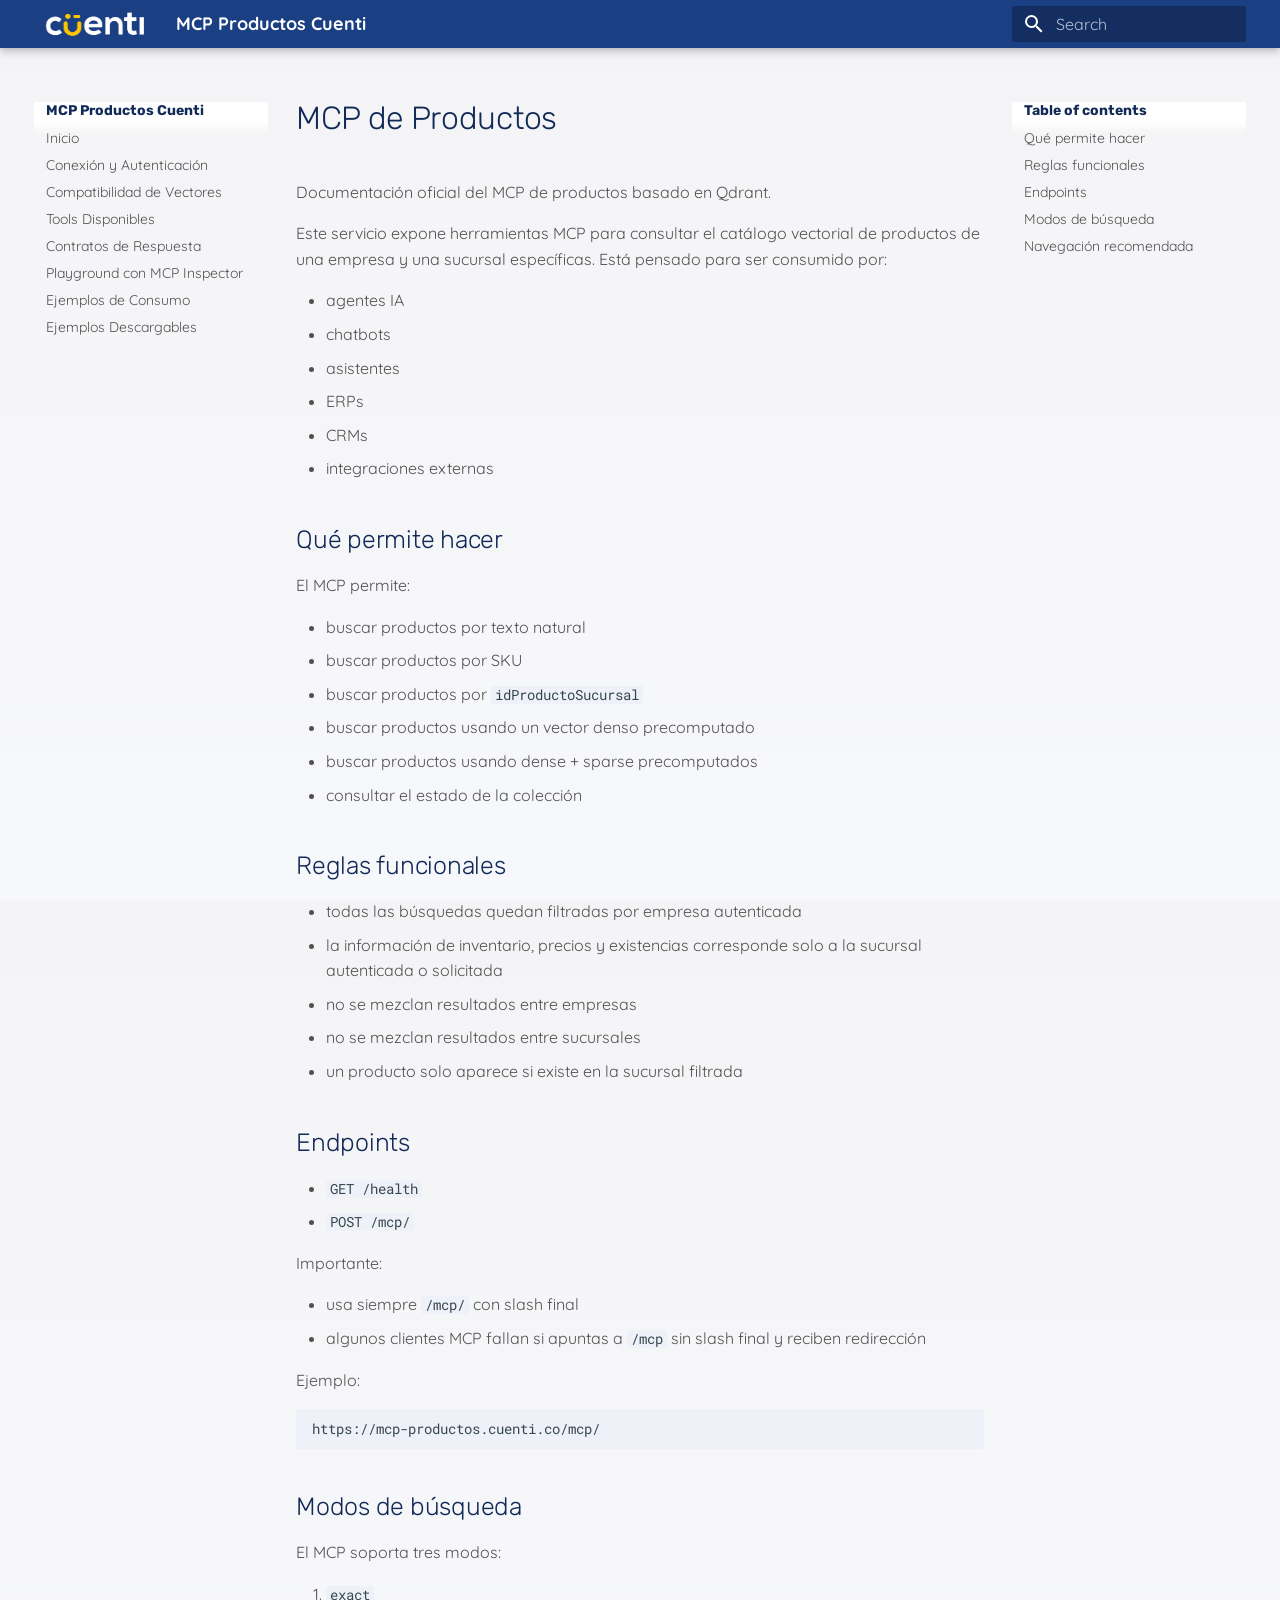
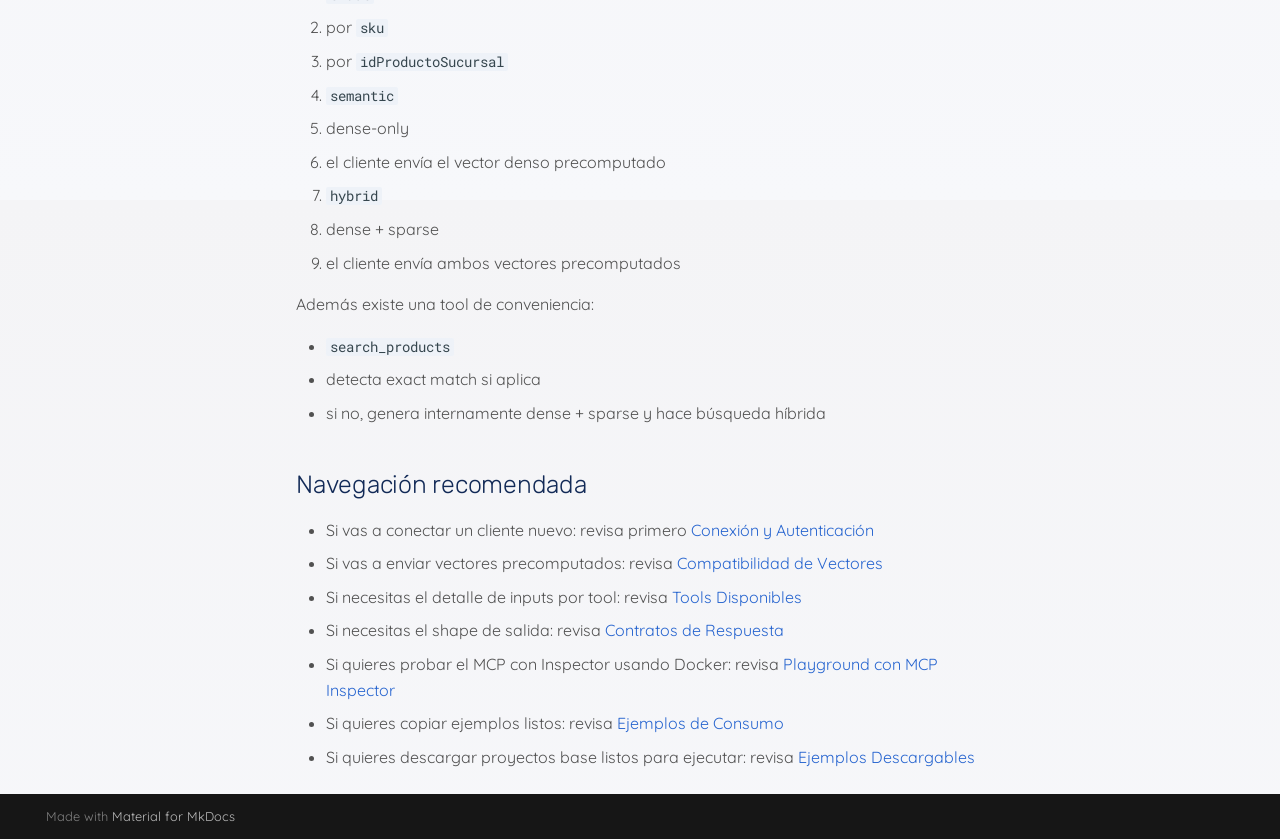
<file: index.html>
<!doctype html>
<html lang="en" class="no-js">
  <head>
    
      <meta charset="utf-8">
      <meta name="viewport" content="width=device-width,initial-scale=1">
      
        <meta name="description" content="Documentación oficial del MCP de productos">
      
      
      
        <link rel="canonical" href="https://cuenti.github.io/mcp-productos-docs/">
      
      
      
        <link rel="next" href="conexion/">
      
      
        
      
      
      <link rel="icon" href="assets/favicon.ico">
      <meta name="generator" content="mkdocs-1.6.1, mkdocs-material-9.7.6">
    
    
      
        <title>MCP Productos Cuenti</title>
      
    
    
      <link rel="stylesheet" href="assets/stylesheets/main.484c7ddc.min.css">
      
        
        <link rel="stylesheet" href="assets/stylesheets/palette.ab4e12ef.min.css">
      
      


    
    
      
    
    
      
        
        
        <link rel="preconnect" href="https://fonts.gstatic.com" crossorigin>
        <link rel="stylesheet" href="https://fonts.googleapis.com/css?family=Quicksand:300,300i,400,400i,700,700i%7CRoboto+Mono:400,400i,700,700i&display=fallback">
        <style>:root{--md-text-font:"Quicksand";--md-code-font:"Roboto Mono"}</style>
      
    
    
      <link rel="stylesheet" href="styles/extra.css">
    
    <script>__md_scope=new URL(".",location),__md_hash=e=>[...e].reduce(((e,_)=>(e<<5)-e+_.charCodeAt(0)),0),__md_get=(e,_=localStorage,t=__md_scope)=>JSON.parse(_.getItem(t.pathname+"."+e)),__md_set=(e,_,t=localStorage,a=__md_scope)=>{try{t.setItem(a.pathname+"."+e,JSON.stringify(_))}catch(e){}}</script>
    
      

    
    
  </head>
  
  
    
    
      
    
    
    
    
    <body dir="ltr" data-md-color-scheme="default" data-md-color-primary="blue" data-md-color-accent="light-blue">
  
    
    <input class="md-toggle" data-md-toggle="drawer" type="checkbox" id="__drawer" autocomplete="off">
    <input class="md-toggle" data-md-toggle="search" type="checkbox" id="__search" autocomplete="off">
    <label class="md-overlay" for="__drawer"></label>
    <div data-md-component="skip">
      
        
        <a href="#mcp-de-productos" class="md-skip">
          Skip to content
        </a>
      
    </div>
    <div data-md-component="announce">
      
    </div>
    
    
      

  

<header class="md-header md-header--shadow" data-md-component="header">
  <nav class="md-header__inner md-grid" aria-label="Header">
    <a href="." title="MCP Productos Cuenti" class="md-header__button md-logo" aria-label="MCP Productos Cuenti" data-md-component="logo">
      
  <img src="assets/cuenti-logo.png" alt="logo">

    </a>
    <label class="md-header__button md-icon" for="__drawer">
      
      <svg xmlns="http://www.w3.org/2000/svg" viewBox="0 0 24 24"><path d="M3 6h18v2H3zm0 5h18v2H3zm0 5h18v2H3z"/></svg>
    </label>
    <div class="md-header__title" data-md-component="header-title">
      <div class="md-header__ellipsis">
        <div class="md-header__topic">
          <span class="md-ellipsis">
            MCP Productos Cuenti
          </span>
        </div>
        <div class="md-header__topic" data-md-component="header-topic">
          <span class="md-ellipsis">
            
              Inicio
            
          </span>
        </div>
      </div>
    </div>
    
      
        <form class="md-header__option" data-md-component="palette">
  
    
    
    
    <input class="md-option" data-md-color-media="" data-md-color-scheme="default" data-md-color-primary="blue" data-md-color-accent="light-blue"  aria-hidden="true"  type="radio" name="__palette" id="__palette_0">
    
  
</form>
      
    
    
      <script>var palette=__md_get("__palette");if(palette&&palette.color){if("(prefers-color-scheme)"===palette.color.media){var media=matchMedia("(prefers-color-scheme: light)"),input=document.querySelector(media.matches?"[data-md-color-media='(prefers-color-scheme: light)']":"[data-md-color-media='(prefers-color-scheme: dark)']");palette.color.media=input.getAttribute("data-md-color-media"),palette.color.scheme=input.getAttribute("data-md-color-scheme"),palette.color.primary=input.getAttribute("data-md-color-primary"),palette.color.accent=input.getAttribute("data-md-color-accent")}for(var[key,value]of Object.entries(palette.color))document.body.setAttribute("data-md-color-"+key,value)}</script>
    
    
    
      
      
        <label class="md-header__button md-icon" for="__search">
          
          <svg xmlns="http://www.w3.org/2000/svg" viewBox="0 0 24 24"><path d="M9.5 3A6.5 6.5 0 0 1 16 9.5c0 1.61-.59 3.09-1.56 4.23l.27.27h.79l5 5-1.5 1.5-5-5v-.79l-.27-.27A6.52 6.52 0 0 1 9.5 16 6.5 6.5 0 0 1 3 9.5 6.5 6.5 0 0 1 9.5 3m0 2C7 5 5 7 5 9.5S7 14 9.5 14 14 12 14 9.5 12 5 9.5 5"/></svg>
        </label>
        <div class="md-search" data-md-component="search" role="dialog">
  <label class="md-search__overlay" for="__search"></label>
  <div class="md-search__inner" role="search">
    <form class="md-search__form" name="search">
      <input type="text" class="md-search__input" name="query" aria-label="Search" placeholder="Search" autocapitalize="off" autocorrect="off" autocomplete="off" spellcheck="false" data-md-component="search-query" required>
      <label class="md-search__icon md-icon" for="__search">
        
        <svg xmlns="http://www.w3.org/2000/svg" viewBox="0 0 24 24"><path d="M9.5 3A6.5 6.5 0 0 1 16 9.5c0 1.61-.59 3.09-1.56 4.23l.27.27h.79l5 5-1.5 1.5-5-5v-.79l-.27-.27A6.52 6.52 0 0 1 9.5 16 6.5 6.5 0 0 1 3 9.5 6.5 6.5 0 0 1 9.5 3m0 2C7 5 5 7 5 9.5S7 14 9.5 14 14 12 14 9.5 12 5 9.5 5"/></svg>
        
        <svg xmlns="http://www.w3.org/2000/svg" viewBox="0 0 24 24"><path d="M20 11v2H8l5.5 5.5-1.42 1.42L4.16 12l7.92-7.92L13.5 5.5 8 11z"/></svg>
      </label>
      <nav class="md-search__options" aria-label="Search">
        
        <button type="reset" class="md-search__icon md-icon" title="Clear" aria-label="Clear" tabindex="-1">
          
          <svg xmlns="http://www.w3.org/2000/svg" viewBox="0 0 24 24"><path d="M19 6.41 17.59 5 12 10.59 6.41 5 5 6.41 10.59 12 5 17.59 6.41 19 12 13.41 17.59 19 19 17.59 13.41 12z"/></svg>
        </button>
      </nav>
      
    </form>
    <div class="md-search__output">
      <div class="md-search__scrollwrap" tabindex="0" data-md-scrollfix>
        <div class="md-search-result" data-md-component="search-result">
          <div class="md-search-result__meta">
            Initializing search
          </div>
          <ol class="md-search-result__list" role="presentation"></ol>
        </div>
      </div>
    </div>
  </div>
</div>
      
    
    
      <div class="md-header__source">
        <a href="https://github.com/cuenti/mcp-productos-docs" title="Go to repository" class="md-source" data-md-component="source">
  <div class="md-source__icon md-icon">
    
    <svg xmlns="http://www.w3.org/2000/svg" viewBox="0 0 448 512"><!--! Font Awesome Free 7.1.0 by @fontawesome - https://fontawesome.com License - https://fontawesome.com/license/free (Icons: CC BY 4.0, Fonts: SIL OFL 1.1, Code: MIT License) Copyright 2025 Fonticons, Inc.--><path d="M439.6 236.1 244 40.5c-5.4-5.5-12.8-8.5-20.4-8.5s-15 3-20.4 8.4L162.5 81l51.5 51.5c27.1-9.1 52.7 16.8 43.4 43.7l49.7 49.7c34.2-11.8 61.2 31 35.5 56.7-26.5 26.5-70.2-2.9-56-37.3L240.3 199v121.9c25.3 12.5 22.3 41.8 9.1 55-6.4 6.4-15.2 10.1-24.3 10.1s-17.8-3.6-24.3-10.1c-17.6-17.6-11.1-46.9 11.2-56v-123c-20.8-8.5-24.6-30.7-18.6-45L142.6 101 8.5 235.1C3 240.6 0 247.9 0 255.5s3 15 8.5 20.4l195.6 195.7c5.4 5.4 12.7 8.4 20.4 8.4s15-3 20.4-8.4l194.7-194.7c5.4-5.4 8.4-12.8 8.4-20.4s-3-15-8.4-20.4"/></svg>
  </div>
  <div class="md-source__repository">
    cuenti/mcp-productos-docs
  </div>
</a>
      </div>
    
  </nav>
  
</header>
    
    <div class="md-container" data-md-component="container">
      
      
        
          
        
      
      <main class="md-main" data-md-component="main">
        <div class="md-main__inner md-grid">
          
            
              
              <div class="md-sidebar md-sidebar--primary" data-md-component="sidebar" data-md-type="navigation" >
                <div class="md-sidebar__scrollwrap">
                  <div class="md-sidebar__inner">
                    



<nav class="md-nav md-nav--primary" aria-label="Navigation" data-md-level="0">
  <label class="md-nav__title" for="__drawer">
    <a href="." title="MCP Productos Cuenti" class="md-nav__button md-logo" aria-label="MCP Productos Cuenti" data-md-component="logo">
      
  <img src="assets/cuenti-logo.png" alt="logo">

    </a>
    MCP Productos Cuenti
  </label>
  
    <div class="md-nav__source">
      <a href="https://github.com/cuenti/mcp-productos-docs" title="Go to repository" class="md-source" data-md-component="source">
  <div class="md-source__icon md-icon">
    
    <svg xmlns="http://www.w3.org/2000/svg" viewBox="0 0 448 512"><!--! Font Awesome Free 7.1.0 by @fontawesome - https://fontawesome.com License - https://fontawesome.com/license/free (Icons: CC BY 4.0, Fonts: SIL OFL 1.1, Code: MIT License) Copyright 2025 Fonticons, Inc.--><path d="M439.6 236.1 244 40.5c-5.4-5.5-12.8-8.5-20.4-8.5s-15 3-20.4 8.4L162.5 81l51.5 51.5c27.1-9.1 52.7 16.8 43.4 43.7l49.7 49.7c34.2-11.8 61.2 31 35.5 56.7-26.5 26.5-70.2-2.9-56-37.3L240.3 199v121.9c25.3 12.5 22.3 41.8 9.1 55-6.4 6.4-15.2 10.1-24.3 10.1s-17.8-3.6-24.3-10.1c-17.6-17.6-11.1-46.9 11.2-56v-123c-20.8-8.5-24.6-30.7-18.6-45L142.6 101 8.5 235.1C3 240.6 0 247.9 0 255.5s3 15 8.5 20.4l195.6 195.7c5.4 5.4 12.7 8.4 20.4 8.4s15-3 20.4-8.4l194.7-194.7c5.4-5.4 8.4-12.8 8.4-20.4s-3-15-8.4-20.4"/></svg>
  </div>
  <div class="md-source__repository">
    cuenti/mcp-productos-docs
  </div>
</a>
    </div>
  
  <ul class="md-nav__list" data-md-scrollfix>
    
      
      
  
  
    
  
  
  
    <li class="md-nav__item md-nav__item--active">
      
      <input class="md-nav__toggle md-toggle" type="checkbox" id="__toc">
      
      
        
      
      
        <label class="md-nav__link md-nav__link--active" for="__toc">
          
  
  
  <span class="md-ellipsis">
    
  
    Inicio
  

    
  </span>
  
  

          <span class="md-nav__icon md-icon"></span>
        </label>
      
      <a href="." class="md-nav__link md-nav__link--active">
        
  
  
  <span class="md-ellipsis">
    
  
    Inicio
  

    
  </span>
  
  

      </a>
      
        

<nav class="md-nav md-nav--secondary" aria-label="Table of contents">
  
  
  
    
  
  
    <label class="md-nav__title" for="__toc">
      <span class="md-nav__icon md-icon"></span>
      Table of contents
    </label>
    <ul class="md-nav__list" data-md-component="toc" data-md-scrollfix>
      
        <li class="md-nav__item">
  <a href="#que-permite-hacer" class="md-nav__link">
    <span class="md-ellipsis">
      
        Qué permite hacer
      
    </span>
  </a>
  
</li>
      
        <li class="md-nav__item">
  <a href="#reglas-funcionales" class="md-nav__link">
    <span class="md-ellipsis">
      
        Reglas funcionales
      
    </span>
  </a>
  
</li>
      
        <li class="md-nav__item">
  <a href="#endpoints" class="md-nav__link">
    <span class="md-ellipsis">
      
        Endpoints
      
    </span>
  </a>
  
</li>
      
        <li class="md-nav__item">
  <a href="#modos-de-busqueda" class="md-nav__link">
    <span class="md-ellipsis">
      
        Modos de búsqueda
      
    </span>
  </a>
  
</li>
      
        <li class="md-nav__item">
  <a href="#navegacion-recomendada" class="md-nav__link">
    <span class="md-ellipsis">
      
        Navegación recomendada
      
    </span>
  </a>
  
</li>
      
    </ul>
  
</nav>
      
    </li>
  

    
      
      
  
  
  
  
    <li class="md-nav__item">
      <a href="conexion/" class="md-nav__link">
        
  
  
  <span class="md-ellipsis">
    
  
    Conexión y Autenticación
  

    
  </span>
  
  

      </a>
    </li>
  

    
      
      
  
  
  
  
    <li class="md-nav__item">
      <a href="vectores/" class="md-nav__link">
        
  
  
  <span class="md-ellipsis">
    
  
    Compatibilidad de Vectores
  

    
  </span>
  
  

      </a>
    </li>
  

    
      
      
  
  
  
  
    <li class="md-nav__item">
      <a href="tools/" class="md-nav__link">
        
  
  
  <span class="md-ellipsis">
    
  
    Tools Disponibles
  

    
  </span>
  
  

      </a>
    </li>
  

    
      
      
  
  
  
  
    <li class="md-nav__item">
      <a href="respuestas/" class="md-nav__link">
        
  
  
  <span class="md-ellipsis">
    
  
    Contratos de Respuesta
  

    
  </span>
  
  

      </a>
    </li>
  

    
      
      
  
  
  
  
    <li class="md-nav__item">
      <a href="playground-inspector/" class="md-nav__link">
        
  
  
  <span class="md-ellipsis">
    
  
    Playground con MCP Inspector
  

    
  </span>
  
  

      </a>
    </li>
  

    
      
      
  
  
  
  
    <li class="md-nav__item">
      <a href="ejemplos/" class="md-nav__link">
        
  
  
  <span class="md-ellipsis">
    
  
    Ejemplos de Consumo
  

    
  </span>
  
  

      </a>
    </li>
  

    
      
      
  
  
  
  
    <li class="md-nav__item">
      <a href="ejemplos-uso/" class="md-nav__link">
        
  
  
  <span class="md-ellipsis">
    
  
    Ejemplos Descargables
  

    
  </span>
  
  

      </a>
    </li>
  

    
  </ul>
</nav>
                  </div>
                </div>
              </div>
            
            
              
              <div class="md-sidebar md-sidebar--secondary" data-md-component="sidebar" data-md-type="toc" >
                <div class="md-sidebar__scrollwrap">
                  <div class="md-sidebar__inner">
                    

<nav class="md-nav md-nav--secondary" aria-label="Table of contents">
  
  
  
    
  
  
    <label class="md-nav__title" for="__toc">
      <span class="md-nav__icon md-icon"></span>
      Table of contents
    </label>
    <ul class="md-nav__list" data-md-component="toc" data-md-scrollfix>
      
        <li class="md-nav__item">
  <a href="#que-permite-hacer" class="md-nav__link">
    <span class="md-ellipsis">
      
        Qué permite hacer
      
    </span>
  </a>
  
</li>
      
        <li class="md-nav__item">
  <a href="#reglas-funcionales" class="md-nav__link">
    <span class="md-ellipsis">
      
        Reglas funcionales
      
    </span>
  </a>
  
</li>
      
        <li class="md-nav__item">
  <a href="#endpoints" class="md-nav__link">
    <span class="md-ellipsis">
      
        Endpoints
      
    </span>
  </a>
  
</li>
      
        <li class="md-nav__item">
  <a href="#modos-de-busqueda" class="md-nav__link">
    <span class="md-ellipsis">
      
        Modos de búsqueda
      
    </span>
  </a>
  
</li>
      
        <li class="md-nav__item">
  <a href="#navegacion-recomendada" class="md-nav__link">
    <span class="md-ellipsis">
      
        Navegación recomendada
      
    </span>
  </a>
  
</li>
      
    </ul>
  
</nav>
                  </div>
                </div>
              </div>
            
          
          
            <div class="md-content" data-md-component="content">
              
              <article class="md-content__inner md-typeset">
                
                  


  
  


<h1 id="mcp-de-productos">MCP de Productos<a class="headerlink" href="#mcp-de-productos" title="Permanent link">&para;</a></h1>
<p>Documentación oficial del MCP de productos basado en Qdrant.</p>
<p>Este servicio expone herramientas MCP para consultar el catálogo vectorial de productos de una empresa y una sucursal específicas. Está pensado para ser consumido por:</p>
<ul>
<li>agentes IA</li>
<li>chatbots</li>
<li>asistentes</li>
<li>ERPs</li>
<li>CRMs</li>
<li>integraciones externas</li>
</ul>
<h2 id="que-permite-hacer">Qué permite hacer<a class="headerlink" href="#que-permite-hacer" title="Permanent link">&para;</a></h2>
<p>El MCP permite:</p>
<ul>
<li>buscar productos por texto natural</li>
<li>buscar productos por SKU</li>
<li>buscar productos por <code>idProductoSucursal</code></li>
<li>buscar productos usando un vector denso precomputado</li>
<li>buscar productos usando dense + sparse precomputados</li>
<li>consultar el estado de la colección</li>
</ul>
<h2 id="reglas-funcionales">Reglas funcionales<a class="headerlink" href="#reglas-funcionales" title="Permanent link">&para;</a></h2>
<ul>
<li>todas las búsquedas quedan filtradas por empresa autenticada</li>
<li>la información de inventario, precios y existencias corresponde solo a la sucursal autenticada o solicitada</li>
<li>no se mezclan resultados entre empresas</li>
<li>no se mezclan resultados entre sucursales</li>
<li>un producto solo aparece si existe en la sucursal filtrada</li>
</ul>
<h2 id="endpoints">Endpoints<a class="headerlink" href="#endpoints" title="Permanent link">&para;</a></h2>
<ul>
<li><code>GET /health</code></li>
<li><code>POST /mcp/</code></li>
</ul>
<p>Importante:</p>
<ul>
<li>usa siempre <code>/mcp/</code> con slash final</li>
<li>algunos clientes MCP fallan si apuntas a <code>/mcp</code> sin slash final y reciben redirección</li>
</ul>
<p>Ejemplo:</p>
<pre><code class="language-text">https://mcp-productos.cuenti.co/mcp/
</code></pre>
<h2 id="modos-de-busqueda">Modos de búsqueda<a class="headerlink" href="#modos-de-busqueda" title="Permanent link">&para;</a></h2>
<p>El MCP soporta tres modos:</p>
<ol>
<li><code>exact</code></li>
<li>por <code>sku</code></li>
<li>
<p>por <code>idProductoSucursal</code></p>
</li>
<li>
<p><code>semantic</code></p>
</li>
<li>dense-only</li>
<li>
<p>el cliente envía el vector denso precomputado</p>
</li>
<li>
<p><code>hybrid</code></p>
</li>
<li>dense + sparse</li>
<li>el cliente envía ambos vectores precomputados</li>
</ol>
<p>Además existe una tool de conveniencia:</p>
<ul>
<li><code>search_products</code></li>
<li>detecta exact match si aplica</li>
<li>si no, genera internamente dense + sparse y hace búsqueda híbrida</li>
</ul>
<h2 id="navegacion-recomendada">Navegación recomendada<a class="headerlink" href="#navegacion-recomendada" title="Permanent link">&para;</a></h2>
<ul>
<li>Si vas a conectar un cliente nuevo: revisa primero <a href="conexion/">Conexión y Autenticación</a></li>
<li>Si vas a enviar vectores precomputados: revisa <a href="vectores/">Compatibilidad de Vectores</a></li>
<li>Si necesitas el detalle de inputs por tool: revisa <a href="tools/">Tools Disponibles</a></li>
<li>Si necesitas el shape de salida: revisa <a href="respuestas/">Contratos de Respuesta</a></li>
<li>Si quieres probar el MCP con Inspector usando Docker: revisa <a href="playground-inspector/">Playground con MCP Inspector</a></li>
<li>Si quieres copiar ejemplos listos: revisa <a href="ejemplos/">Ejemplos de Consumo</a></li>
<li>Si quieres descargar proyectos base listos para ejecutar: revisa <a href="ejemplos-uso/">Ejemplos Descargables</a></li>
</ul>












                
              </article>
            </div>
          
          
<script>var target=document.getElementById(location.hash.slice(1));target&&target.name&&(target.checked=target.name.startsWith("__tabbed_"))</script>
        </div>
        
      </main>
      
        <footer class="md-footer">
  
  <div class="md-footer-meta md-typeset">
    <div class="md-footer-meta__inner md-grid">
      <div class="md-copyright">
  
  
    Made with
    <a href="https://squidfunk.github.io/mkdocs-material/" target="_blank" rel="noopener">
      Material for MkDocs
    </a>
  
</div>
      
    </div>
  </div>
</footer>
      
    </div>
    <div class="md-dialog" data-md-component="dialog">
      <div class="md-dialog__inner md-typeset"></div>
    </div>
    
    
    
      
      
      <script id="__config" type="application/json">{"annotate": null, "base": ".", "features": [], "search": "assets/javascripts/workers/search.2c215733.min.js", "tags": null, "translations": {"clipboard.copied": "Copied to clipboard", "clipboard.copy": "Copy to clipboard", "search.result.more.one": "1 more on this page", "search.result.more.other": "# more on this page", "search.result.none": "No matching documents", "search.result.one": "1 matching document", "search.result.other": "# matching documents", "search.result.placeholder": "Type to start searching", "search.result.term.missing": "Missing", "select.version": "Select version"}, "version": null}</script>
    
    
      <script src="assets/javascripts/bundle.79ae519e.min.js"></script>
      
    
  </body>
</html>
</file>
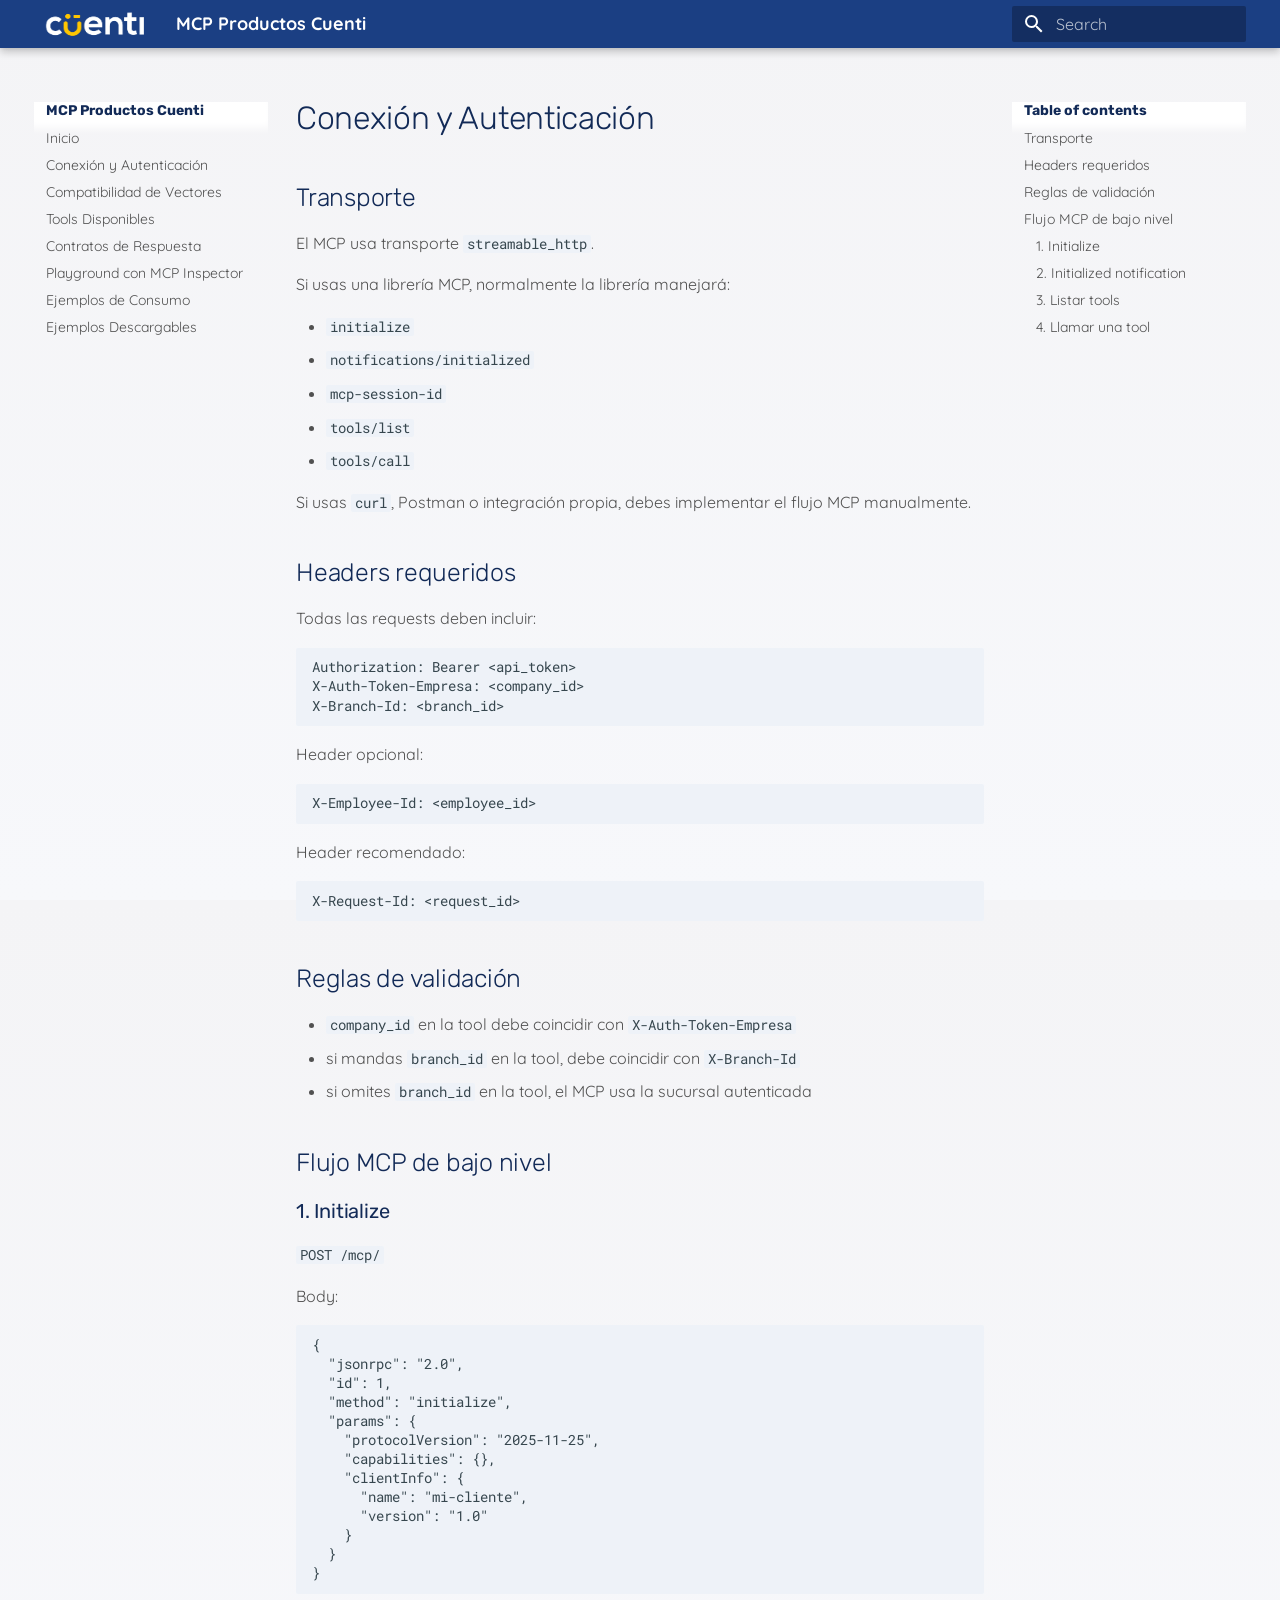
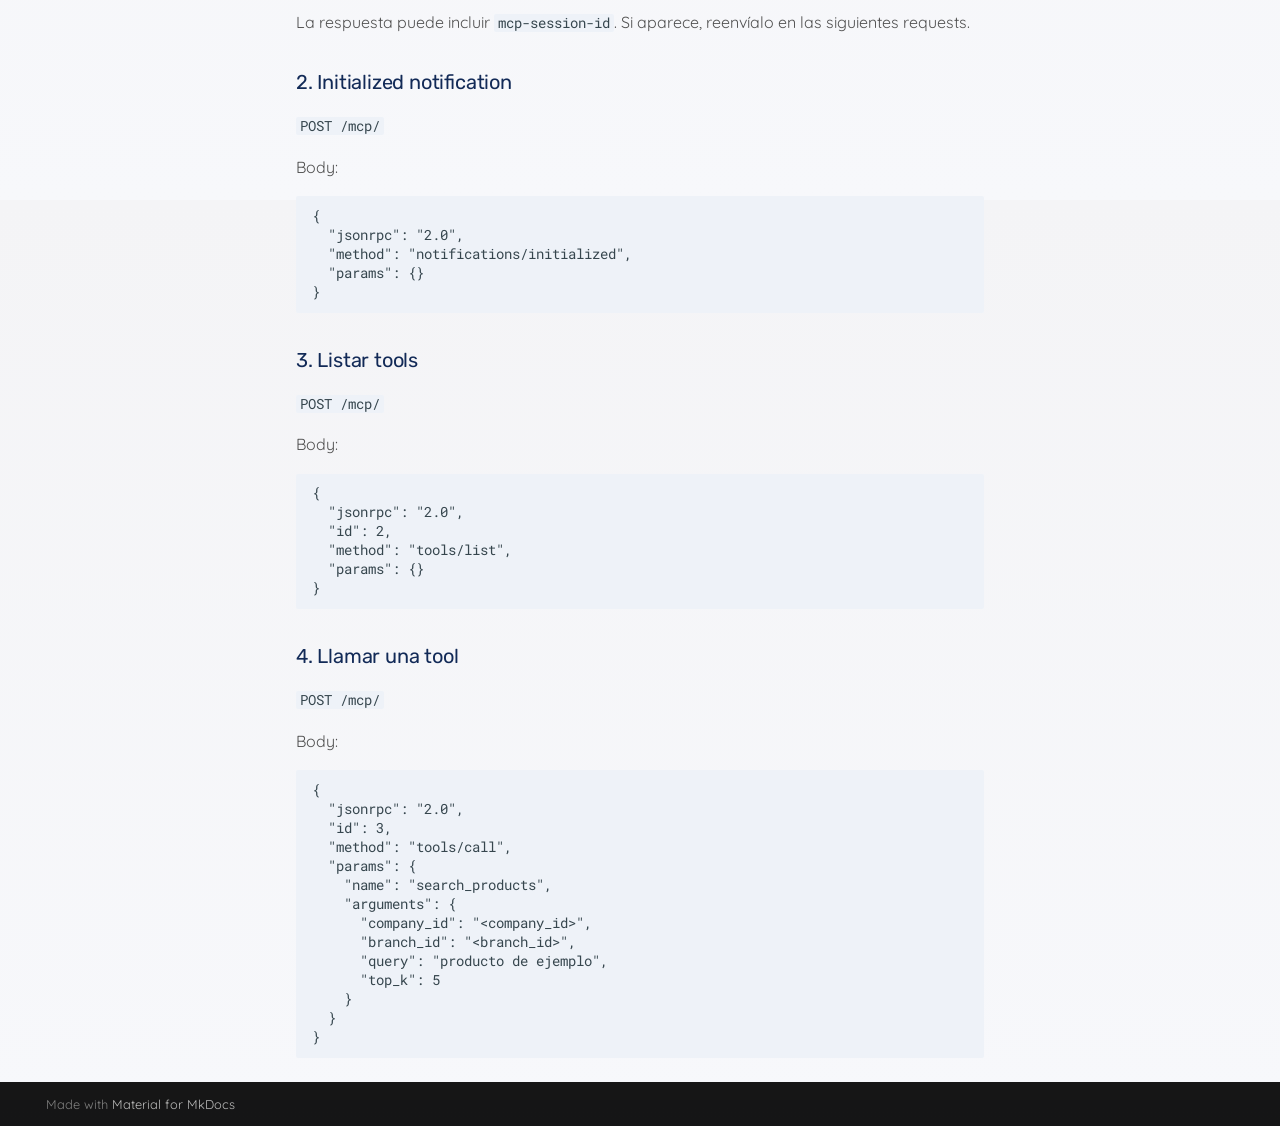
<file: conexion/index.html>
<!doctype html>
<html lang="en" class="no-js">
  <head>
    
      <meta charset="utf-8">
      <meta name="viewport" content="width=device-width,initial-scale=1">
      
        <meta name="description" content="Documentación oficial del MCP de productos">
      
      
      
        <link rel="canonical" href="https://cuenti.github.io/mcp-productos-docs/conexion/">
      
      
        <link rel="prev" href="..">
      
      
        <link rel="next" href="../vectores/">
      
      
        
      
      
      <link rel="icon" href="../assets/favicon.ico">
      <meta name="generator" content="mkdocs-1.6.1, mkdocs-material-9.7.6">
    
    
      
        <title>Conexión y Autenticación - MCP Productos Cuenti</title>
      
    
    
      <link rel="stylesheet" href="../assets/stylesheets/main.484c7ddc.min.css">
      
        
        <link rel="stylesheet" href="../assets/stylesheets/palette.ab4e12ef.min.css">
      
      


    
    
      
    
    
      
        
        
        <link rel="preconnect" href="https://fonts.gstatic.com" crossorigin>
        <link rel="stylesheet" href="https://fonts.googleapis.com/css?family=Quicksand:300,300i,400,400i,700,700i%7CRoboto+Mono:400,400i,700,700i&display=fallback">
        <style>:root{--md-text-font:"Quicksand";--md-code-font:"Roboto Mono"}</style>
      
    
    
      <link rel="stylesheet" href="../styles/extra.css">
    
    <script>__md_scope=new URL("..",location),__md_hash=e=>[...e].reduce(((e,_)=>(e<<5)-e+_.charCodeAt(0)),0),__md_get=(e,_=localStorage,t=__md_scope)=>JSON.parse(_.getItem(t.pathname+"."+e)),__md_set=(e,_,t=localStorage,a=__md_scope)=>{try{t.setItem(a.pathname+"."+e,JSON.stringify(_))}catch(e){}}</script>
    
      

    
    
  </head>
  
  
    
    
      
    
    
    
    
    <body dir="ltr" data-md-color-scheme="default" data-md-color-primary="blue" data-md-color-accent="light-blue">
  
    
    <input class="md-toggle" data-md-toggle="drawer" type="checkbox" id="__drawer" autocomplete="off">
    <input class="md-toggle" data-md-toggle="search" type="checkbox" id="__search" autocomplete="off">
    <label class="md-overlay" for="__drawer"></label>
    <div data-md-component="skip">
      
        
        <a href="#conexion-y-autenticacion" class="md-skip">
          Skip to content
        </a>
      
    </div>
    <div data-md-component="announce">
      
    </div>
    
    
      

  

<header class="md-header md-header--shadow" data-md-component="header">
  <nav class="md-header__inner md-grid" aria-label="Header">
    <a href=".." title="MCP Productos Cuenti" class="md-header__button md-logo" aria-label="MCP Productos Cuenti" data-md-component="logo">
      
  <img src="../assets/cuenti-logo.png" alt="logo">

    </a>
    <label class="md-header__button md-icon" for="__drawer">
      
      <svg xmlns="http://www.w3.org/2000/svg" viewBox="0 0 24 24"><path d="M3 6h18v2H3zm0 5h18v2H3zm0 5h18v2H3z"/></svg>
    </label>
    <div class="md-header__title" data-md-component="header-title">
      <div class="md-header__ellipsis">
        <div class="md-header__topic">
          <span class="md-ellipsis">
            MCP Productos Cuenti
          </span>
        </div>
        <div class="md-header__topic" data-md-component="header-topic">
          <span class="md-ellipsis">
            
              Conexión y Autenticación
            
          </span>
        </div>
      </div>
    </div>
    
      
        <form class="md-header__option" data-md-component="palette">
  
    
    
    
    <input class="md-option" data-md-color-media="" data-md-color-scheme="default" data-md-color-primary="blue" data-md-color-accent="light-blue"  aria-hidden="true"  type="radio" name="__palette" id="__palette_0">
    
  
</form>
      
    
    
      <script>var palette=__md_get("__palette");if(palette&&palette.color){if("(prefers-color-scheme)"===palette.color.media){var media=matchMedia("(prefers-color-scheme: light)"),input=document.querySelector(media.matches?"[data-md-color-media='(prefers-color-scheme: light)']":"[data-md-color-media='(prefers-color-scheme: dark)']");palette.color.media=input.getAttribute("data-md-color-media"),palette.color.scheme=input.getAttribute("data-md-color-scheme"),palette.color.primary=input.getAttribute("data-md-color-primary"),palette.color.accent=input.getAttribute("data-md-color-accent")}for(var[key,value]of Object.entries(palette.color))document.body.setAttribute("data-md-color-"+key,value)}</script>
    
    
    
      
      
        <label class="md-header__button md-icon" for="__search">
          
          <svg xmlns="http://www.w3.org/2000/svg" viewBox="0 0 24 24"><path d="M9.5 3A6.5 6.5 0 0 1 16 9.5c0 1.61-.59 3.09-1.56 4.23l.27.27h.79l5 5-1.5 1.5-5-5v-.79l-.27-.27A6.52 6.52 0 0 1 9.5 16 6.5 6.5 0 0 1 3 9.5 6.5 6.5 0 0 1 9.5 3m0 2C7 5 5 7 5 9.5S7 14 9.5 14 14 12 14 9.5 12 5 9.5 5"/></svg>
        </label>
        <div class="md-search" data-md-component="search" role="dialog">
  <label class="md-search__overlay" for="__search"></label>
  <div class="md-search__inner" role="search">
    <form class="md-search__form" name="search">
      <input type="text" class="md-search__input" name="query" aria-label="Search" placeholder="Search" autocapitalize="off" autocorrect="off" autocomplete="off" spellcheck="false" data-md-component="search-query" required>
      <label class="md-search__icon md-icon" for="__search">
        
        <svg xmlns="http://www.w3.org/2000/svg" viewBox="0 0 24 24"><path d="M9.5 3A6.5 6.5 0 0 1 16 9.5c0 1.61-.59 3.09-1.56 4.23l.27.27h.79l5 5-1.5 1.5-5-5v-.79l-.27-.27A6.52 6.52 0 0 1 9.5 16 6.5 6.5 0 0 1 3 9.5 6.5 6.5 0 0 1 9.5 3m0 2C7 5 5 7 5 9.5S7 14 9.5 14 14 12 14 9.5 12 5 9.5 5"/></svg>
        
        <svg xmlns="http://www.w3.org/2000/svg" viewBox="0 0 24 24"><path d="M20 11v2H8l5.5 5.5-1.42 1.42L4.16 12l7.92-7.92L13.5 5.5 8 11z"/></svg>
      </label>
      <nav class="md-search__options" aria-label="Search">
        
        <button type="reset" class="md-search__icon md-icon" title="Clear" aria-label="Clear" tabindex="-1">
          
          <svg xmlns="http://www.w3.org/2000/svg" viewBox="0 0 24 24"><path d="M19 6.41 17.59 5 12 10.59 6.41 5 5 6.41 10.59 12 5 17.59 6.41 19 12 13.41 17.59 19 19 17.59 13.41 12z"/></svg>
        </button>
      </nav>
      
    </form>
    <div class="md-search__output">
      <div class="md-search__scrollwrap" tabindex="0" data-md-scrollfix>
        <div class="md-search-result" data-md-component="search-result">
          <div class="md-search-result__meta">
            Initializing search
          </div>
          <ol class="md-search-result__list" role="presentation"></ol>
        </div>
      </div>
    </div>
  </div>
</div>
      
    
    
      <div class="md-header__source">
        <a href="https://github.com/cuenti/mcp-productos-docs" title="Go to repository" class="md-source" data-md-component="source">
  <div class="md-source__icon md-icon">
    
    <svg xmlns="http://www.w3.org/2000/svg" viewBox="0 0 448 512"><!--! Font Awesome Free 7.1.0 by @fontawesome - https://fontawesome.com License - https://fontawesome.com/license/free (Icons: CC BY 4.0, Fonts: SIL OFL 1.1, Code: MIT License) Copyright 2025 Fonticons, Inc.--><path d="M439.6 236.1 244 40.5c-5.4-5.5-12.8-8.5-20.4-8.5s-15 3-20.4 8.4L162.5 81l51.5 51.5c27.1-9.1 52.7 16.8 43.4 43.7l49.7 49.7c34.2-11.8 61.2 31 35.5 56.7-26.5 26.5-70.2-2.9-56-37.3L240.3 199v121.9c25.3 12.5 22.3 41.8 9.1 55-6.4 6.4-15.2 10.1-24.3 10.1s-17.8-3.6-24.3-10.1c-17.6-17.6-11.1-46.9 11.2-56v-123c-20.8-8.5-24.6-30.7-18.6-45L142.6 101 8.5 235.1C3 240.6 0 247.9 0 255.5s3 15 8.5 20.4l195.6 195.7c5.4 5.4 12.7 8.4 20.4 8.4s15-3 20.4-8.4l194.7-194.7c5.4-5.4 8.4-12.8 8.4-20.4s-3-15-8.4-20.4"/></svg>
  </div>
  <div class="md-source__repository">
    cuenti/mcp-productos-docs
  </div>
</a>
      </div>
    
  </nav>
  
</header>
    
    <div class="md-container" data-md-component="container">
      
      
        
          
        
      
      <main class="md-main" data-md-component="main">
        <div class="md-main__inner md-grid">
          
            
              
              <div class="md-sidebar md-sidebar--primary" data-md-component="sidebar" data-md-type="navigation" >
                <div class="md-sidebar__scrollwrap">
                  <div class="md-sidebar__inner">
                    



<nav class="md-nav md-nav--primary" aria-label="Navigation" data-md-level="0">
  <label class="md-nav__title" for="__drawer">
    <a href=".." title="MCP Productos Cuenti" class="md-nav__button md-logo" aria-label="MCP Productos Cuenti" data-md-component="logo">
      
  <img src="../assets/cuenti-logo.png" alt="logo">

    </a>
    MCP Productos Cuenti
  </label>
  
    <div class="md-nav__source">
      <a href="https://github.com/cuenti/mcp-productos-docs" title="Go to repository" class="md-source" data-md-component="source">
  <div class="md-source__icon md-icon">
    
    <svg xmlns="http://www.w3.org/2000/svg" viewBox="0 0 448 512"><!--! Font Awesome Free 7.1.0 by @fontawesome - https://fontawesome.com License - https://fontawesome.com/license/free (Icons: CC BY 4.0, Fonts: SIL OFL 1.1, Code: MIT License) Copyright 2025 Fonticons, Inc.--><path d="M439.6 236.1 244 40.5c-5.4-5.5-12.8-8.5-20.4-8.5s-15 3-20.4 8.4L162.5 81l51.5 51.5c27.1-9.1 52.7 16.8 43.4 43.7l49.7 49.7c34.2-11.8 61.2 31 35.5 56.7-26.5 26.5-70.2-2.9-56-37.3L240.3 199v121.9c25.3 12.5 22.3 41.8 9.1 55-6.4 6.4-15.2 10.1-24.3 10.1s-17.8-3.6-24.3-10.1c-17.6-17.6-11.1-46.9 11.2-56v-123c-20.8-8.5-24.6-30.7-18.6-45L142.6 101 8.5 235.1C3 240.6 0 247.9 0 255.5s3 15 8.5 20.4l195.6 195.7c5.4 5.4 12.7 8.4 20.4 8.4s15-3 20.4-8.4l194.7-194.7c5.4-5.4 8.4-12.8 8.4-20.4s-3-15-8.4-20.4"/></svg>
  </div>
  <div class="md-source__repository">
    cuenti/mcp-productos-docs
  </div>
</a>
    </div>
  
  <ul class="md-nav__list" data-md-scrollfix>
    
      
      
  
  
  
  
    <li class="md-nav__item">
      <a href=".." class="md-nav__link">
        
  
  
  <span class="md-ellipsis">
    
  
    Inicio
  

    
  </span>
  
  

      </a>
    </li>
  

    
      
      
  
  
    
  
  
  
    <li class="md-nav__item md-nav__item--active">
      
      <input class="md-nav__toggle md-toggle" type="checkbox" id="__toc">
      
      
        
      
      
        <label class="md-nav__link md-nav__link--active" for="__toc">
          
  
  
  <span class="md-ellipsis">
    
  
    Conexión y Autenticación
  

    
  </span>
  
  

          <span class="md-nav__icon md-icon"></span>
        </label>
      
      <a href="./" class="md-nav__link md-nav__link--active">
        
  
  
  <span class="md-ellipsis">
    
  
    Conexión y Autenticación
  

    
  </span>
  
  

      </a>
      
        

<nav class="md-nav md-nav--secondary" aria-label="Table of contents">
  
  
  
    
  
  
    <label class="md-nav__title" for="__toc">
      <span class="md-nav__icon md-icon"></span>
      Table of contents
    </label>
    <ul class="md-nav__list" data-md-component="toc" data-md-scrollfix>
      
        <li class="md-nav__item">
  <a href="#transporte" class="md-nav__link">
    <span class="md-ellipsis">
      
        Transporte
      
    </span>
  </a>
  
</li>
      
        <li class="md-nav__item">
  <a href="#headers-requeridos" class="md-nav__link">
    <span class="md-ellipsis">
      
        Headers requeridos
      
    </span>
  </a>
  
</li>
      
        <li class="md-nav__item">
  <a href="#reglas-de-validacion" class="md-nav__link">
    <span class="md-ellipsis">
      
        Reglas de validación
      
    </span>
  </a>
  
</li>
      
        <li class="md-nav__item">
  <a href="#flujo-mcp-de-bajo-nivel" class="md-nav__link">
    <span class="md-ellipsis">
      
        Flujo MCP de bajo nivel
      
    </span>
  </a>
  
    <nav class="md-nav" aria-label="Flujo MCP de bajo nivel">
      <ul class="md-nav__list">
        
          <li class="md-nav__item">
  <a href="#1-initialize" class="md-nav__link">
    <span class="md-ellipsis">
      
        1. Initialize
      
    </span>
  </a>
  
</li>
        
          <li class="md-nav__item">
  <a href="#2-initialized-notification" class="md-nav__link">
    <span class="md-ellipsis">
      
        2. Initialized notification
      
    </span>
  </a>
  
</li>
        
          <li class="md-nav__item">
  <a href="#3-listar-tools" class="md-nav__link">
    <span class="md-ellipsis">
      
        3. Listar tools
      
    </span>
  </a>
  
</li>
        
          <li class="md-nav__item">
  <a href="#4-llamar-una-tool" class="md-nav__link">
    <span class="md-ellipsis">
      
        4. Llamar una tool
      
    </span>
  </a>
  
</li>
        
      </ul>
    </nav>
  
</li>
      
    </ul>
  
</nav>
      
    </li>
  

    
      
      
  
  
  
  
    <li class="md-nav__item">
      <a href="../vectores/" class="md-nav__link">
        
  
  
  <span class="md-ellipsis">
    
  
    Compatibilidad de Vectores
  

    
  </span>
  
  

      </a>
    </li>
  

    
      
      
  
  
  
  
    <li class="md-nav__item">
      <a href="../tools/" class="md-nav__link">
        
  
  
  <span class="md-ellipsis">
    
  
    Tools Disponibles
  

    
  </span>
  
  

      </a>
    </li>
  

    
      
      
  
  
  
  
    <li class="md-nav__item">
      <a href="../respuestas/" class="md-nav__link">
        
  
  
  <span class="md-ellipsis">
    
  
    Contratos de Respuesta
  

    
  </span>
  
  

      </a>
    </li>
  

    
      
      
  
  
  
  
    <li class="md-nav__item">
      <a href="../playground-inspector/" class="md-nav__link">
        
  
  
  <span class="md-ellipsis">
    
  
    Playground con MCP Inspector
  

    
  </span>
  
  

      </a>
    </li>
  

    
      
      
  
  
  
  
    <li class="md-nav__item">
      <a href="../ejemplos/" class="md-nav__link">
        
  
  
  <span class="md-ellipsis">
    
  
    Ejemplos de Consumo
  

    
  </span>
  
  

      </a>
    </li>
  

    
      
      
  
  
  
  
    <li class="md-nav__item">
      <a href="../ejemplos-uso/" class="md-nav__link">
        
  
  
  <span class="md-ellipsis">
    
  
    Ejemplos Descargables
  

    
  </span>
  
  

      </a>
    </li>
  

    
  </ul>
</nav>
                  </div>
                </div>
              </div>
            
            
              
              <div class="md-sidebar md-sidebar--secondary" data-md-component="sidebar" data-md-type="toc" >
                <div class="md-sidebar__scrollwrap">
                  <div class="md-sidebar__inner">
                    

<nav class="md-nav md-nav--secondary" aria-label="Table of contents">
  
  
  
    
  
  
    <label class="md-nav__title" for="__toc">
      <span class="md-nav__icon md-icon"></span>
      Table of contents
    </label>
    <ul class="md-nav__list" data-md-component="toc" data-md-scrollfix>
      
        <li class="md-nav__item">
  <a href="#transporte" class="md-nav__link">
    <span class="md-ellipsis">
      
        Transporte
      
    </span>
  </a>
  
</li>
      
        <li class="md-nav__item">
  <a href="#headers-requeridos" class="md-nav__link">
    <span class="md-ellipsis">
      
        Headers requeridos
      
    </span>
  </a>
  
</li>
      
        <li class="md-nav__item">
  <a href="#reglas-de-validacion" class="md-nav__link">
    <span class="md-ellipsis">
      
        Reglas de validación
      
    </span>
  </a>
  
</li>
      
        <li class="md-nav__item">
  <a href="#flujo-mcp-de-bajo-nivel" class="md-nav__link">
    <span class="md-ellipsis">
      
        Flujo MCP de bajo nivel
      
    </span>
  </a>
  
    <nav class="md-nav" aria-label="Flujo MCP de bajo nivel">
      <ul class="md-nav__list">
        
          <li class="md-nav__item">
  <a href="#1-initialize" class="md-nav__link">
    <span class="md-ellipsis">
      
        1. Initialize
      
    </span>
  </a>
  
</li>
        
          <li class="md-nav__item">
  <a href="#2-initialized-notification" class="md-nav__link">
    <span class="md-ellipsis">
      
        2. Initialized notification
      
    </span>
  </a>
  
</li>
        
          <li class="md-nav__item">
  <a href="#3-listar-tools" class="md-nav__link">
    <span class="md-ellipsis">
      
        3. Listar tools
      
    </span>
  </a>
  
</li>
        
          <li class="md-nav__item">
  <a href="#4-llamar-una-tool" class="md-nav__link">
    <span class="md-ellipsis">
      
        4. Llamar una tool
      
    </span>
  </a>
  
</li>
        
      </ul>
    </nav>
  
</li>
      
    </ul>
  
</nav>
                  </div>
                </div>
              </div>
            
          
          
            <div class="md-content" data-md-component="content">
              
              <article class="md-content__inner md-typeset">
                
                  


  
  


<h1 id="conexion-y-autenticacion">Conexión y Autenticación<a class="headerlink" href="#conexion-y-autenticacion" title="Permanent link">&para;</a></h1>
<h2 id="transporte">Transporte<a class="headerlink" href="#transporte" title="Permanent link">&para;</a></h2>
<p>El MCP usa transporte <code>streamable_http</code>.</p>
<p>Si usas una librería MCP, normalmente la librería manejará:</p>
<ul>
<li><code>initialize</code></li>
<li><code>notifications/initialized</code></li>
<li><code>mcp-session-id</code></li>
<li><code>tools/list</code></li>
<li><code>tools/call</code></li>
</ul>
<p>Si usas <code>curl</code>, Postman o integración propia, debes implementar el flujo MCP manualmente.</p>
<h2 id="headers-requeridos">Headers requeridos<a class="headerlink" href="#headers-requeridos" title="Permanent link">&para;</a></h2>
<p>Todas las requests deben incluir:</p>
<pre><code class="language-http">Authorization: Bearer &lt;api_token&gt;
X-Auth-Token-Empresa: &lt;company_id&gt;
X-Branch-Id: &lt;branch_id&gt;
</code></pre>
<p>Header opcional:</p>
<pre><code class="language-http">X-Employee-Id: &lt;employee_id&gt;
</code></pre>
<p>Header recomendado:</p>
<pre><code class="language-http">X-Request-Id: &lt;request_id&gt;
</code></pre>
<h2 id="reglas-de-validacion">Reglas de validación<a class="headerlink" href="#reglas-de-validacion" title="Permanent link">&para;</a></h2>
<ul>
<li><code>company_id</code> en la tool debe coincidir con <code>X-Auth-Token-Empresa</code></li>
<li>si mandas <code>branch_id</code> en la tool, debe coincidir con <code>X-Branch-Id</code></li>
<li>si omites <code>branch_id</code> en la tool, el MCP usa la sucursal autenticada</li>
</ul>
<h2 id="flujo-mcp-de-bajo-nivel">Flujo MCP de bajo nivel<a class="headerlink" href="#flujo-mcp-de-bajo-nivel" title="Permanent link">&para;</a></h2>
<h3 id="1-initialize">1. Initialize<a class="headerlink" href="#1-initialize" title="Permanent link">&para;</a></h3>
<p><code>POST /mcp/</code></p>
<p>Body:</p>
<pre><code class="language-json">{
  &quot;jsonrpc&quot;: &quot;2.0&quot;,
  &quot;id&quot;: 1,
  &quot;method&quot;: &quot;initialize&quot;,
  &quot;params&quot;: {
    &quot;protocolVersion&quot;: &quot;2025-11-25&quot;,
    &quot;capabilities&quot;: {},
    &quot;clientInfo&quot;: {
      &quot;name&quot;: &quot;mi-cliente&quot;,
      &quot;version&quot;: &quot;1.0&quot;
    }
  }
}
</code></pre>
<p>La respuesta puede incluir <code>mcp-session-id</code>. Si aparece, reenvíalo en las siguientes requests.</p>
<h3 id="2-initialized-notification">2. Initialized notification<a class="headerlink" href="#2-initialized-notification" title="Permanent link">&para;</a></h3>
<p><code>POST /mcp/</code></p>
<p>Body:</p>
<pre><code class="language-json">{
  &quot;jsonrpc&quot;: &quot;2.0&quot;,
  &quot;method&quot;: &quot;notifications/initialized&quot;,
  &quot;params&quot;: {}
}
</code></pre>
<h3 id="3-listar-tools">3. Listar tools<a class="headerlink" href="#3-listar-tools" title="Permanent link">&para;</a></h3>
<p><code>POST /mcp/</code></p>
<p>Body:</p>
<pre><code class="language-json">{
  &quot;jsonrpc&quot;: &quot;2.0&quot;,
  &quot;id&quot;: 2,
  &quot;method&quot;: &quot;tools/list&quot;,
  &quot;params&quot;: {}
}
</code></pre>
<h3 id="4-llamar-una-tool">4. Llamar una tool<a class="headerlink" href="#4-llamar-una-tool" title="Permanent link">&para;</a></h3>
<p><code>POST /mcp/</code></p>
<p>Body:</p>
<pre><code class="language-json">{
  &quot;jsonrpc&quot;: &quot;2.0&quot;,
  &quot;id&quot;: 3,
  &quot;method&quot;: &quot;tools/call&quot;,
  &quot;params&quot;: {
    &quot;name&quot;: &quot;search_products&quot;,
    &quot;arguments&quot;: {
      &quot;company_id&quot;: &quot;&lt;company_id&gt;&quot;,
      &quot;branch_id&quot;: &quot;&lt;branch_id&gt;&quot;,
      &quot;query&quot;: &quot;producto de ejemplo&quot;,
      &quot;top_k&quot;: 5
    }
  }
}
</code></pre>












                
              </article>
            </div>
          
          
<script>var target=document.getElementById(location.hash.slice(1));target&&target.name&&(target.checked=target.name.startsWith("__tabbed_"))</script>
        </div>
        
      </main>
      
        <footer class="md-footer">
  
  <div class="md-footer-meta md-typeset">
    <div class="md-footer-meta__inner md-grid">
      <div class="md-copyright">
  
  
    Made with
    <a href="https://squidfunk.github.io/mkdocs-material/" target="_blank" rel="noopener">
      Material for MkDocs
    </a>
  
</div>
      
    </div>
  </div>
</footer>
      
    </div>
    <div class="md-dialog" data-md-component="dialog">
      <div class="md-dialog__inner md-typeset"></div>
    </div>
    
    
    
      
      
      <script id="__config" type="application/json">{"annotate": null, "base": "..", "features": [], "search": "../assets/javascripts/workers/search.2c215733.min.js", "tags": null, "translations": {"clipboard.copied": "Copied to clipboard", "clipboard.copy": "Copy to clipboard", "search.result.more.one": "1 more on this page", "search.result.more.other": "# more on this page", "search.result.none": "No matching documents", "search.result.one": "1 matching document", "search.result.other": "# matching documents", "search.result.placeholder": "Type to start searching", "search.result.term.missing": "Missing", "select.version": "Select version"}, "version": null}</script>
    
    
      <script src="../assets/javascripts/bundle.79ae519e.min.js"></script>
      
    
  </body>
</html>
</file>
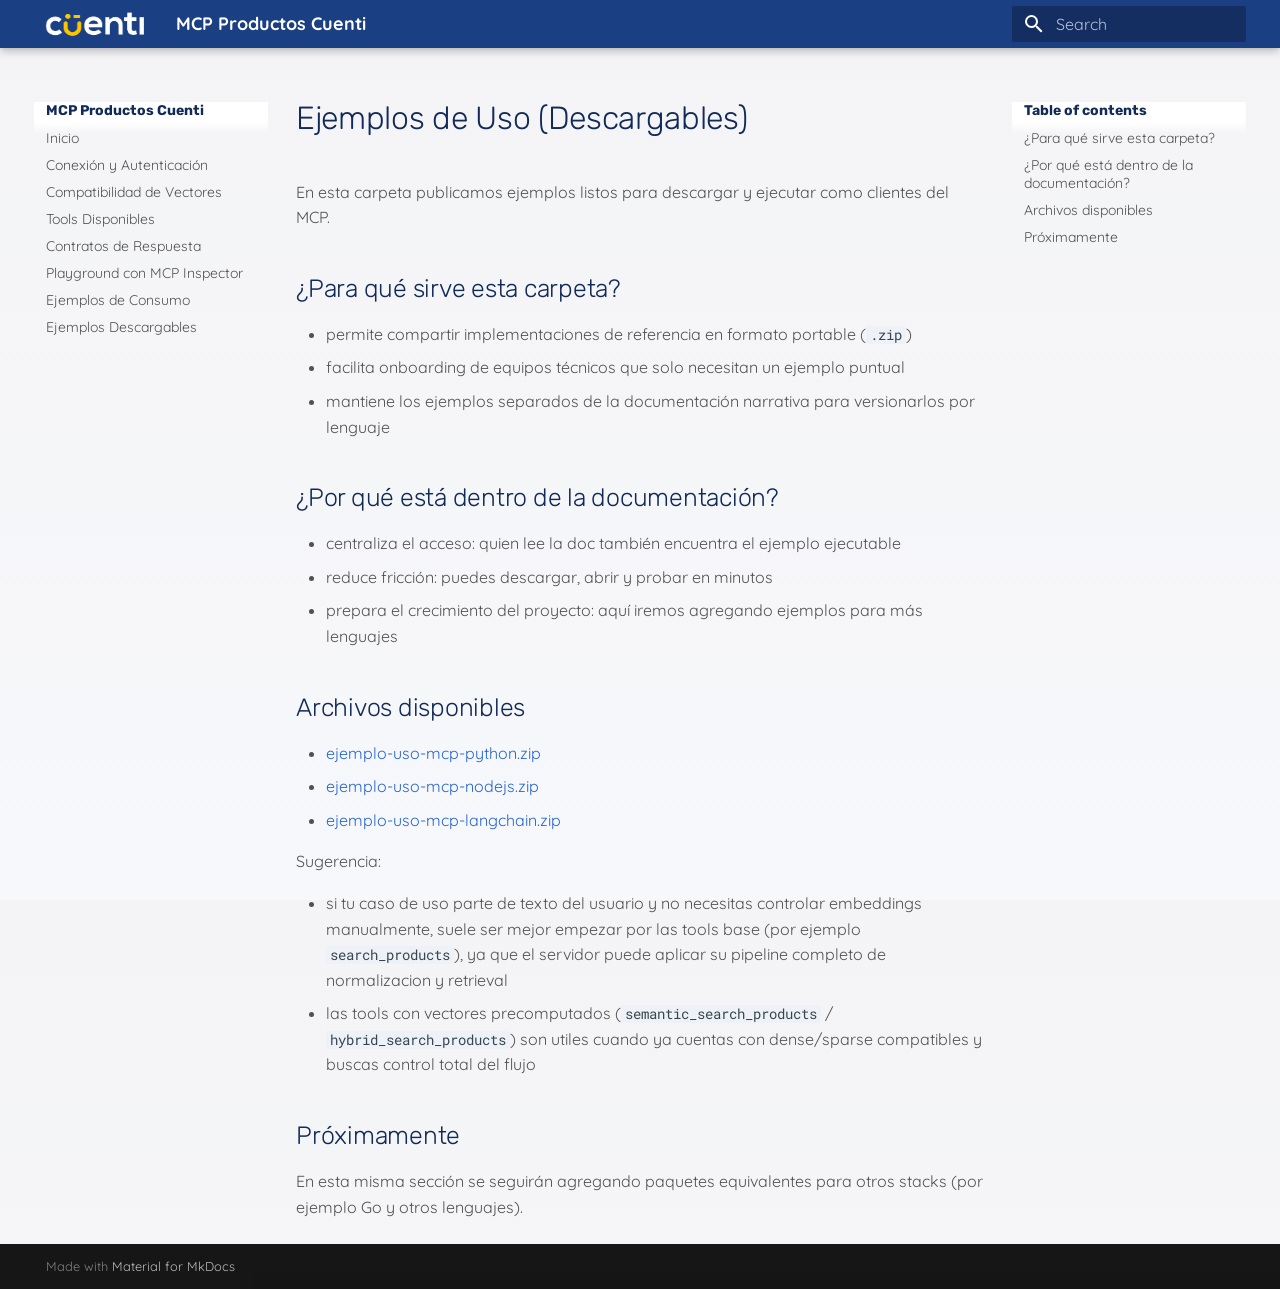
<file: ejemplos-uso/index.html>
<!doctype html>
<html lang="en" class="no-js">
  <head>
    
      <meta charset="utf-8">
      <meta name="viewport" content="width=device-width,initial-scale=1">
      
        <meta name="description" content="Documentación oficial del MCP de productos">
      
      
      
        <link rel="canonical" href="https://cuenti.github.io/mcp-productos-docs/ejemplos-uso/">
      
      
        <link rel="prev" href="../ejemplos/">
      
      
      
        
      
      
      <link rel="icon" href="../assets/favicon.ico">
      <meta name="generator" content="mkdocs-1.6.1, mkdocs-material-9.7.6">
    
    
      
        <title>Ejemplos Descargables - MCP Productos Cuenti</title>
      
    
    
      <link rel="stylesheet" href="../assets/stylesheets/main.484c7ddc.min.css">
      
        
        <link rel="stylesheet" href="../assets/stylesheets/palette.ab4e12ef.min.css">
      
      


    
    
      
    
    
      
        
        
        <link rel="preconnect" href="https://fonts.gstatic.com" crossorigin>
        <link rel="stylesheet" href="https://fonts.googleapis.com/css?family=Quicksand:300,300i,400,400i,700,700i%7CRoboto+Mono:400,400i,700,700i&display=fallback">
        <style>:root{--md-text-font:"Quicksand";--md-code-font:"Roboto Mono"}</style>
      
    
    
      <link rel="stylesheet" href="../styles/extra.css">
    
    <script>__md_scope=new URL("..",location),__md_hash=e=>[...e].reduce(((e,_)=>(e<<5)-e+_.charCodeAt(0)),0),__md_get=(e,_=localStorage,t=__md_scope)=>JSON.parse(_.getItem(t.pathname+"."+e)),__md_set=(e,_,t=localStorage,a=__md_scope)=>{try{t.setItem(a.pathname+"."+e,JSON.stringify(_))}catch(e){}}</script>
    
      

    
    
  </head>
  
  
    
    
      
    
    
    
    
    <body dir="ltr" data-md-color-scheme="default" data-md-color-primary="blue" data-md-color-accent="light-blue">
  
    
    <input class="md-toggle" data-md-toggle="drawer" type="checkbox" id="__drawer" autocomplete="off">
    <input class="md-toggle" data-md-toggle="search" type="checkbox" id="__search" autocomplete="off">
    <label class="md-overlay" for="__drawer"></label>
    <div data-md-component="skip">
      
        
        <a href="#ejemplos-de-uso-descargables" class="md-skip">
          Skip to content
        </a>
      
    </div>
    <div data-md-component="announce">
      
    </div>
    
    
      

  

<header class="md-header md-header--shadow" data-md-component="header">
  <nav class="md-header__inner md-grid" aria-label="Header">
    <a href=".." title="MCP Productos Cuenti" class="md-header__button md-logo" aria-label="MCP Productos Cuenti" data-md-component="logo">
      
  <img src="../assets/cuenti-logo.png" alt="logo">

    </a>
    <label class="md-header__button md-icon" for="__drawer">
      
      <svg xmlns="http://www.w3.org/2000/svg" viewBox="0 0 24 24"><path d="M3 6h18v2H3zm0 5h18v2H3zm0 5h18v2H3z"/></svg>
    </label>
    <div class="md-header__title" data-md-component="header-title">
      <div class="md-header__ellipsis">
        <div class="md-header__topic">
          <span class="md-ellipsis">
            MCP Productos Cuenti
          </span>
        </div>
        <div class="md-header__topic" data-md-component="header-topic">
          <span class="md-ellipsis">
            
              Ejemplos Descargables
            
          </span>
        </div>
      </div>
    </div>
    
      
        <form class="md-header__option" data-md-component="palette">
  
    
    
    
    <input class="md-option" data-md-color-media="" data-md-color-scheme="default" data-md-color-primary="blue" data-md-color-accent="light-blue"  aria-hidden="true"  type="radio" name="__palette" id="__palette_0">
    
  
</form>
      
    
    
      <script>var palette=__md_get("__palette");if(palette&&palette.color){if("(prefers-color-scheme)"===palette.color.media){var media=matchMedia("(prefers-color-scheme: light)"),input=document.querySelector(media.matches?"[data-md-color-media='(prefers-color-scheme: light)']":"[data-md-color-media='(prefers-color-scheme: dark)']");palette.color.media=input.getAttribute("data-md-color-media"),palette.color.scheme=input.getAttribute("data-md-color-scheme"),palette.color.primary=input.getAttribute("data-md-color-primary"),palette.color.accent=input.getAttribute("data-md-color-accent")}for(var[key,value]of Object.entries(palette.color))document.body.setAttribute("data-md-color-"+key,value)}</script>
    
    
    
      
      
        <label class="md-header__button md-icon" for="__search">
          
          <svg xmlns="http://www.w3.org/2000/svg" viewBox="0 0 24 24"><path d="M9.5 3A6.5 6.5 0 0 1 16 9.5c0 1.61-.59 3.09-1.56 4.23l.27.27h.79l5 5-1.5 1.5-5-5v-.79l-.27-.27A6.52 6.52 0 0 1 9.5 16 6.5 6.5 0 0 1 3 9.5 6.5 6.5 0 0 1 9.5 3m0 2C7 5 5 7 5 9.5S7 14 9.5 14 14 12 14 9.5 12 5 9.5 5"/></svg>
        </label>
        <div class="md-search" data-md-component="search" role="dialog">
  <label class="md-search__overlay" for="__search"></label>
  <div class="md-search__inner" role="search">
    <form class="md-search__form" name="search">
      <input type="text" class="md-search__input" name="query" aria-label="Search" placeholder="Search" autocapitalize="off" autocorrect="off" autocomplete="off" spellcheck="false" data-md-component="search-query" required>
      <label class="md-search__icon md-icon" for="__search">
        
        <svg xmlns="http://www.w3.org/2000/svg" viewBox="0 0 24 24"><path d="M9.5 3A6.5 6.5 0 0 1 16 9.5c0 1.61-.59 3.09-1.56 4.23l.27.27h.79l5 5-1.5 1.5-5-5v-.79l-.27-.27A6.52 6.52 0 0 1 9.5 16 6.5 6.5 0 0 1 3 9.5 6.5 6.5 0 0 1 9.5 3m0 2C7 5 5 7 5 9.5S7 14 9.5 14 14 12 14 9.5 12 5 9.5 5"/></svg>
        
        <svg xmlns="http://www.w3.org/2000/svg" viewBox="0 0 24 24"><path d="M20 11v2H8l5.5 5.5-1.42 1.42L4.16 12l7.92-7.92L13.5 5.5 8 11z"/></svg>
      </label>
      <nav class="md-search__options" aria-label="Search">
        
        <button type="reset" class="md-search__icon md-icon" title="Clear" aria-label="Clear" tabindex="-1">
          
          <svg xmlns="http://www.w3.org/2000/svg" viewBox="0 0 24 24"><path d="M19 6.41 17.59 5 12 10.59 6.41 5 5 6.41 10.59 12 5 17.59 6.41 19 12 13.41 17.59 19 19 17.59 13.41 12z"/></svg>
        </button>
      </nav>
      
    </form>
    <div class="md-search__output">
      <div class="md-search__scrollwrap" tabindex="0" data-md-scrollfix>
        <div class="md-search-result" data-md-component="search-result">
          <div class="md-search-result__meta">
            Initializing search
          </div>
          <ol class="md-search-result__list" role="presentation"></ol>
        </div>
      </div>
    </div>
  </div>
</div>
      
    
    
      <div class="md-header__source">
        <a href="https://github.com/cuenti/mcp-productos-docs" title="Go to repository" class="md-source" data-md-component="source">
  <div class="md-source__icon md-icon">
    
    <svg xmlns="http://www.w3.org/2000/svg" viewBox="0 0 448 512"><!--! Font Awesome Free 7.1.0 by @fontawesome - https://fontawesome.com License - https://fontawesome.com/license/free (Icons: CC BY 4.0, Fonts: SIL OFL 1.1, Code: MIT License) Copyright 2025 Fonticons, Inc.--><path d="M439.6 236.1 244 40.5c-5.4-5.5-12.8-8.5-20.4-8.5s-15 3-20.4 8.4L162.5 81l51.5 51.5c27.1-9.1 52.7 16.8 43.4 43.7l49.7 49.7c34.2-11.8 61.2 31 35.5 56.7-26.5 26.5-70.2-2.9-56-37.3L240.3 199v121.9c25.3 12.5 22.3 41.8 9.1 55-6.4 6.4-15.2 10.1-24.3 10.1s-17.8-3.6-24.3-10.1c-17.6-17.6-11.1-46.9 11.2-56v-123c-20.8-8.5-24.6-30.7-18.6-45L142.6 101 8.5 235.1C3 240.6 0 247.9 0 255.5s3 15 8.5 20.4l195.6 195.7c5.4 5.4 12.7 8.4 20.4 8.4s15-3 20.4-8.4l194.7-194.7c5.4-5.4 8.4-12.8 8.4-20.4s-3-15-8.4-20.4"/></svg>
  </div>
  <div class="md-source__repository">
    cuenti/mcp-productos-docs
  </div>
</a>
      </div>
    
  </nav>
  
</header>
    
    <div class="md-container" data-md-component="container">
      
      
        
          
        
      
      <main class="md-main" data-md-component="main">
        <div class="md-main__inner md-grid">
          
            
              
              <div class="md-sidebar md-sidebar--primary" data-md-component="sidebar" data-md-type="navigation" >
                <div class="md-sidebar__scrollwrap">
                  <div class="md-sidebar__inner">
                    



<nav class="md-nav md-nav--primary" aria-label="Navigation" data-md-level="0">
  <label class="md-nav__title" for="__drawer">
    <a href=".." title="MCP Productos Cuenti" class="md-nav__button md-logo" aria-label="MCP Productos Cuenti" data-md-component="logo">
      
  <img src="../assets/cuenti-logo.png" alt="logo">

    </a>
    MCP Productos Cuenti
  </label>
  
    <div class="md-nav__source">
      <a href="https://github.com/cuenti/mcp-productos-docs" title="Go to repository" class="md-source" data-md-component="source">
  <div class="md-source__icon md-icon">
    
    <svg xmlns="http://www.w3.org/2000/svg" viewBox="0 0 448 512"><!--! Font Awesome Free 7.1.0 by @fontawesome - https://fontawesome.com License - https://fontawesome.com/license/free (Icons: CC BY 4.0, Fonts: SIL OFL 1.1, Code: MIT License) Copyright 2025 Fonticons, Inc.--><path d="M439.6 236.1 244 40.5c-5.4-5.5-12.8-8.5-20.4-8.5s-15 3-20.4 8.4L162.5 81l51.5 51.5c27.1-9.1 52.7 16.8 43.4 43.7l49.7 49.7c34.2-11.8 61.2 31 35.5 56.7-26.5 26.5-70.2-2.9-56-37.3L240.3 199v121.9c25.3 12.5 22.3 41.8 9.1 55-6.4 6.4-15.2 10.1-24.3 10.1s-17.8-3.6-24.3-10.1c-17.6-17.6-11.1-46.9 11.2-56v-123c-20.8-8.5-24.6-30.7-18.6-45L142.6 101 8.5 235.1C3 240.6 0 247.9 0 255.5s3 15 8.5 20.4l195.6 195.7c5.4 5.4 12.7 8.4 20.4 8.4s15-3 20.4-8.4l194.7-194.7c5.4-5.4 8.4-12.8 8.4-20.4s-3-15-8.4-20.4"/></svg>
  </div>
  <div class="md-source__repository">
    cuenti/mcp-productos-docs
  </div>
</a>
    </div>
  
  <ul class="md-nav__list" data-md-scrollfix>
    
      
      
  
  
  
  
    <li class="md-nav__item">
      <a href=".." class="md-nav__link">
        
  
  
  <span class="md-ellipsis">
    
  
    Inicio
  

    
  </span>
  
  

      </a>
    </li>
  

    
      
      
  
  
  
  
    <li class="md-nav__item">
      <a href="../conexion/" class="md-nav__link">
        
  
  
  <span class="md-ellipsis">
    
  
    Conexión y Autenticación
  

    
  </span>
  
  

      </a>
    </li>
  

    
      
      
  
  
  
  
    <li class="md-nav__item">
      <a href="../vectores/" class="md-nav__link">
        
  
  
  <span class="md-ellipsis">
    
  
    Compatibilidad de Vectores
  

    
  </span>
  
  

      </a>
    </li>
  

    
      
      
  
  
  
  
    <li class="md-nav__item">
      <a href="../tools/" class="md-nav__link">
        
  
  
  <span class="md-ellipsis">
    
  
    Tools Disponibles
  

    
  </span>
  
  

      </a>
    </li>
  

    
      
      
  
  
  
  
    <li class="md-nav__item">
      <a href="../respuestas/" class="md-nav__link">
        
  
  
  <span class="md-ellipsis">
    
  
    Contratos de Respuesta
  

    
  </span>
  
  

      </a>
    </li>
  

    
      
      
  
  
  
  
    <li class="md-nav__item">
      <a href="../playground-inspector/" class="md-nav__link">
        
  
  
  <span class="md-ellipsis">
    
  
    Playground con MCP Inspector
  

    
  </span>
  
  

      </a>
    </li>
  

    
      
      
  
  
  
  
    <li class="md-nav__item">
      <a href="../ejemplos/" class="md-nav__link">
        
  
  
  <span class="md-ellipsis">
    
  
    Ejemplos de Consumo
  

    
  </span>
  
  

      </a>
    </li>
  

    
      
      
  
  
    
  
  
  
    <li class="md-nav__item md-nav__item--active">
      
      <input class="md-nav__toggle md-toggle" type="checkbox" id="__toc">
      
      
        
      
      
        <label class="md-nav__link md-nav__link--active" for="__toc">
          
  
  
  <span class="md-ellipsis">
    
  
    Ejemplos Descargables
  

    
  </span>
  
  

          <span class="md-nav__icon md-icon"></span>
        </label>
      
      <a href="./" class="md-nav__link md-nav__link--active">
        
  
  
  <span class="md-ellipsis">
    
  
    Ejemplos Descargables
  

    
  </span>
  
  

      </a>
      
        

<nav class="md-nav md-nav--secondary" aria-label="Table of contents">
  
  
  
    
  
  
    <label class="md-nav__title" for="__toc">
      <span class="md-nav__icon md-icon"></span>
      Table of contents
    </label>
    <ul class="md-nav__list" data-md-component="toc" data-md-scrollfix>
      
        <li class="md-nav__item">
  <a href="#para-que-sirve-esta-carpeta" class="md-nav__link">
    <span class="md-ellipsis">
      
        ¿Para qué sirve esta carpeta?
      
    </span>
  </a>
  
</li>
      
        <li class="md-nav__item">
  <a href="#por-que-esta-dentro-de-la-documentacion" class="md-nav__link">
    <span class="md-ellipsis">
      
        ¿Por qué está dentro de la documentación?
      
    </span>
  </a>
  
</li>
      
        <li class="md-nav__item">
  <a href="#archivos-disponibles" class="md-nav__link">
    <span class="md-ellipsis">
      
        Archivos disponibles
      
    </span>
  </a>
  
</li>
      
        <li class="md-nav__item">
  <a href="#proximamente" class="md-nav__link">
    <span class="md-ellipsis">
      
        Próximamente
      
    </span>
  </a>
  
</li>
      
    </ul>
  
</nav>
      
    </li>
  

    
  </ul>
</nav>
                  </div>
                </div>
              </div>
            
            
              
              <div class="md-sidebar md-sidebar--secondary" data-md-component="sidebar" data-md-type="toc" >
                <div class="md-sidebar__scrollwrap">
                  <div class="md-sidebar__inner">
                    

<nav class="md-nav md-nav--secondary" aria-label="Table of contents">
  
  
  
    
  
  
    <label class="md-nav__title" for="__toc">
      <span class="md-nav__icon md-icon"></span>
      Table of contents
    </label>
    <ul class="md-nav__list" data-md-component="toc" data-md-scrollfix>
      
        <li class="md-nav__item">
  <a href="#para-que-sirve-esta-carpeta" class="md-nav__link">
    <span class="md-ellipsis">
      
        ¿Para qué sirve esta carpeta?
      
    </span>
  </a>
  
</li>
      
        <li class="md-nav__item">
  <a href="#por-que-esta-dentro-de-la-documentacion" class="md-nav__link">
    <span class="md-ellipsis">
      
        ¿Por qué está dentro de la documentación?
      
    </span>
  </a>
  
</li>
      
        <li class="md-nav__item">
  <a href="#archivos-disponibles" class="md-nav__link">
    <span class="md-ellipsis">
      
        Archivos disponibles
      
    </span>
  </a>
  
</li>
      
        <li class="md-nav__item">
  <a href="#proximamente" class="md-nav__link">
    <span class="md-ellipsis">
      
        Próximamente
      
    </span>
  </a>
  
</li>
      
    </ul>
  
</nav>
                  </div>
                </div>
              </div>
            
          
          
            <div class="md-content" data-md-component="content">
              
              <article class="md-content__inner md-typeset">
                
                  


  
  


<h1 id="ejemplos-de-uso-descargables">Ejemplos de Uso (Descargables)<a class="headerlink" href="#ejemplos-de-uso-descargables" title="Permanent link">&para;</a></h1>
<p>En esta carpeta publicamos ejemplos listos para descargar y ejecutar como clientes del MCP.</p>
<h2 id="para-que-sirve-esta-carpeta">¿Para qué sirve esta carpeta?<a class="headerlink" href="#para-que-sirve-esta-carpeta" title="Permanent link">&para;</a></h2>
<ul>
<li>permite compartir implementaciones de referencia en formato portable (<code>.zip</code>)</li>
<li>facilita onboarding de equipos técnicos que solo necesitan un ejemplo puntual</li>
<li>mantiene los ejemplos separados de la documentación narrativa para versionarlos por lenguaje</li>
</ul>
<h2 id="por-que-esta-dentro-de-la-documentacion">¿Por qué está dentro de la documentación?<a class="headerlink" href="#por-que-esta-dentro-de-la-documentacion" title="Permanent link">&para;</a></h2>
<ul>
<li>centraliza el acceso: quien lee la doc también encuentra el ejemplo ejecutable</li>
<li>reduce fricción: puedes descargar, abrir y probar en minutos</li>
<li>prepara el crecimiento del proyecto: aquí iremos agregando ejemplos para más lenguajes</li>
</ul>
<h2 id="archivos-disponibles">Archivos disponibles<a class="headerlink" href="#archivos-disponibles" title="Permanent link">&para;</a></h2>
<ul>
<li><a href="ejemplo-uso-mcp-python.zip">ejemplo-uso-mcp-python.zip</a></li>
<li><a href="ejemplo-uso-mcp-nodejs.zip">ejemplo-uso-mcp-nodejs.zip</a></li>
<li><a href="ejemplo-uso-mcp-langchain.zip">ejemplo-uso-mcp-langchain.zip</a></li>
</ul>
<p>Sugerencia:</p>
<ul>
<li>si tu caso de uso parte de texto del usuario y no necesitas controlar embeddings manualmente, suele ser mejor empezar por las tools base (por ejemplo <code>search_products</code>), ya que el servidor puede aplicar su pipeline completo de normalizacion y retrieval</li>
<li>las tools con vectores precomputados (<code>semantic_search_products</code> / <code>hybrid_search_products</code>) son utiles cuando ya cuentas con dense/sparse compatibles y buscas control total del flujo</li>
</ul>
<h2 id="proximamente">Próximamente<a class="headerlink" href="#proximamente" title="Permanent link">&para;</a></h2>
<p>En esta misma sección se seguirán agregando paquetes equivalentes para otros stacks (por ejemplo Go y otros lenguajes).</p>












                
              </article>
            </div>
          
          
<script>var target=document.getElementById(location.hash.slice(1));target&&target.name&&(target.checked=target.name.startsWith("__tabbed_"))</script>
        </div>
        
      </main>
      
        <footer class="md-footer">
  
  <div class="md-footer-meta md-typeset">
    <div class="md-footer-meta__inner md-grid">
      <div class="md-copyright">
  
  
    Made with
    <a href="https://squidfunk.github.io/mkdocs-material/" target="_blank" rel="noopener">
      Material for MkDocs
    </a>
  
</div>
      
    </div>
  </div>
</footer>
      
    </div>
    <div class="md-dialog" data-md-component="dialog">
      <div class="md-dialog__inner md-typeset"></div>
    </div>
    
    
    
      
      
      <script id="__config" type="application/json">{"annotate": null, "base": "..", "features": [], "search": "../assets/javascripts/workers/search.2c215733.min.js", "tags": null, "translations": {"clipboard.copied": "Copied to clipboard", "clipboard.copy": "Copy to clipboard", "search.result.more.one": "1 more on this page", "search.result.more.other": "# more on this page", "search.result.none": "No matching documents", "search.result.one": "1 matching document", "search.result.other": "# matching documents", "search.result.placeholder": "Type to start searching", "search.result.term.missing": "Missing", "select.version": "Select version"}, "version": null}</script>
    
    
      <script src="../assets/javascripts/bundle.79ae519e.min.js"></script>
      
    
  </body>
</html>
</file>
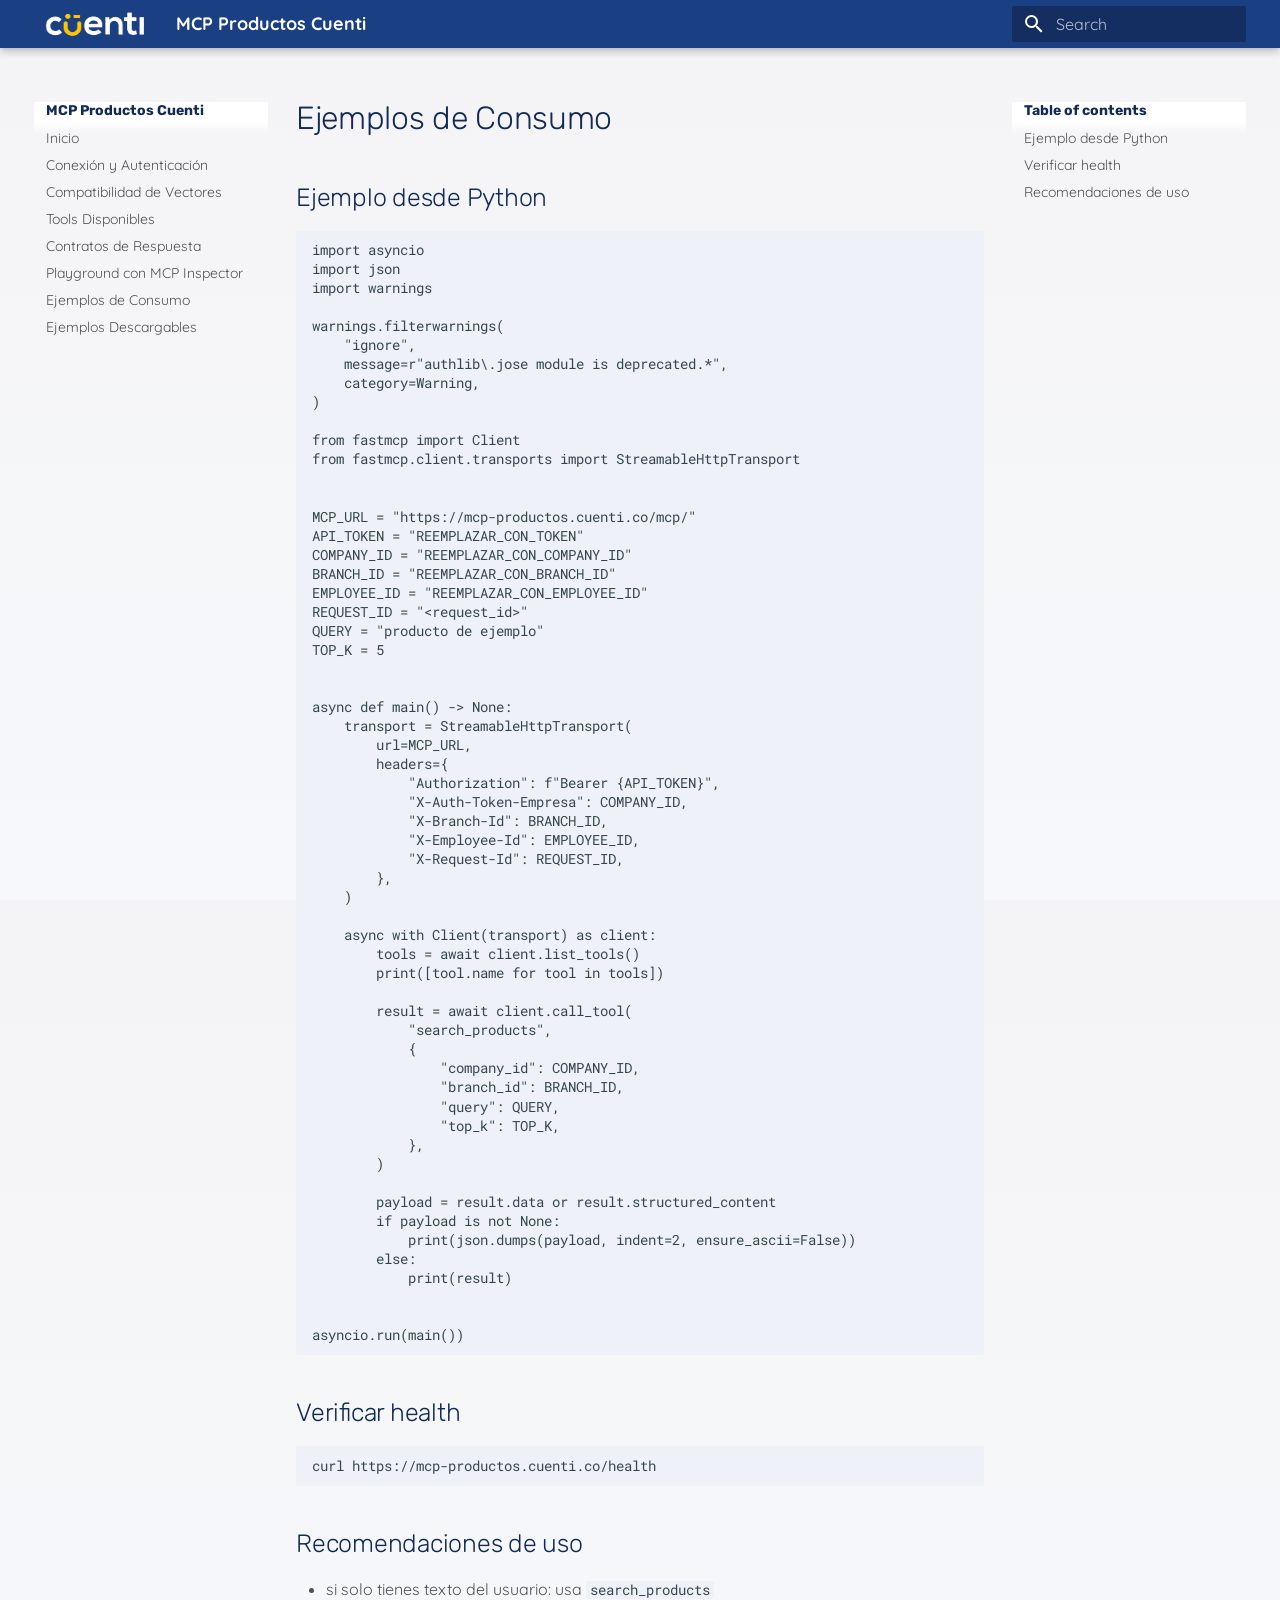
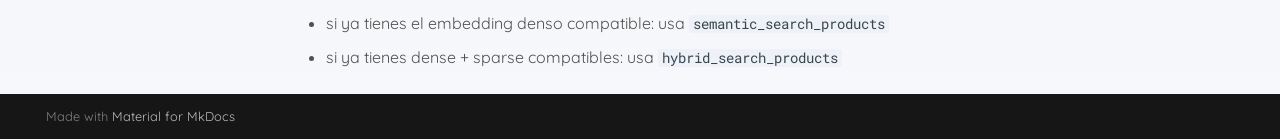
<file: ejemplos/index.html>
<!doctype html>
<html lang="en" class="no-js">
  <head>
    
      <meta charset="utf-8">
      <meta name="viewport" content="width=device-width,initial-scale=1">
      
        <meta name="description" content="Documentación oficial del MCP de productos">
      
      
      
        <link rel="canonical" href="https://cuenti.github.io/mcp-productos-docs/ejemplos/">
      
      
        <link rel="prev" href="../playground-inspector/">
      
      
        <link rel="next" href="../ejemplos-uso/">
      
      
        
      
      
      <link rel="icon" href="../assets/favicon.ico">
      <meta name="generator" content="mkdocs-1.6.1, mkdocs-material-9.7.6">
    
    
      
        <title>Ejemplos de Consumo - MCP Productos Cuenti</title>
      
    
    
      <link rel="stylesheet" href="../assets/stylesheets/main.484c7ddc.min.css">
      
        
        <link rel="stylesheet" href="../assets/stylesheets/palette.ab4e12ef.min.css">
      
      


    
    
      
    
    
      
        
        
        <link rel="preconnect" href="https://fonts.gstatic.com" crossorigin>
        <link rel="stylesheet" href="https://fonts.googleapis.com/css?family=Quicksand:300,300i,400,400i,700,700i%7CRoboto+Mono:400,400i,700,700i&display=fallback">
        <style>:root{--md-text-font:"Quicksand";--md-code-font:"Roboto Mono"}</style>
      
    
    
      <link rel="stylesheet" href="../styles/extra.css">
    
    <script>__md_scope=new URL("..",location),__md_hash=e=>[...e].reduce(((e,_)=>(e<<5)-e+_.charCodeAt(0)),0),__md_get=(e,_=localStorage,t=__md_scope)=>JSON.parse(_.getItem(t.pathname+"."+e)),__md_set=(e,_,t=localStorage,a=__md_scope)=>{try{t.setItem(a.pathname+"."+e,JSON.stringify(_))}catch(e){}}</script>
    
      

    
    
  </head>
  
  
    
    
      
    
    
    
    
    <body dir="ltr" data-md-color-scheme="default" data-md-color-primary="blue" data-md-color-accent="light-blue">
  
    
    <input class="md-toggle" data-md-toggle="drawer" type="checkbox" id="__drawer" autocomplete="off">
    <input class="md-toggle" data-md-toggle="search" type="checkbox" id="__search" autocomplete="off">
    <label class="md-overlay" for="__drawer"></label>
    <div data-md-component="skip">
      
        
        <a href="#ejemplos-de-consumo" class="md-skip">
          Skip to content
        </a>
      
    </div>
    <div data-md-component="announce">
      
    </div>
    
    
      

  

<header class="md-header md-header--shadow" data-md-component="header">
  <nav class="md-header__inner md-grid" aria-label="Header">
    <a href=".." title="MCP Productos Cuenti" class="md-header__button md-logo" aria-label="MCP Productos Cuenti" data-md-component="logo">
      
  <img src="../assets/cuenti-logo.png" alt="logo">

    </a>
    <label class="md-header__button md-icon" for="__drawer">
      
      <svg xmlns="http://www.w3.org/2000/svg" viewBox="0 0 24 24"><path d="M3 6h18v2H3zm0 5h18v2H3zm0 5h18v2H3z"/></svg>
    </label>
    <div class="md-header__title" data-md-component="header-title">
      <div class="md-header__ellipsis">
        <div class="md-header__topic">
          <span class="md-ellipsis">
            MCP Productos Cuenti
          </span>
        </div>
        <div class="md-header__topic" data-md-component="header-topic">
          <span class="md-ellipsis">
            
              Ejemplos de Consumo
            
          </span>
        </div>
      </div>
    </div>
    
      
        <form class="md-header__option" data-md-component="palette">
  
    
    
    
    <input class="md-option" data-md-color-media="" data-md-color-scheme="default" data-md-color-primary="blue" data-md-color-accent="light-blue"  aria-hidden="true"  type="radio" name="__palette" id="__palette_0">
    
  
</form>
      
    
    
      <script>var palette=__md_get("__palette");if(palette&&palette.color){if("(prefers-color-scheme)"===palette.color.media){var media=matchMedia("(prefers-color-scheme: light)"),input=document.querySelector(media.matches?"[data-md-color-media='(prefers-color-scheme: light)']":"[data-md-color-media='(prefers-color-scheme: dark)']");palette.color.media=input.getAttribute("data-md-color-media"),palette.color.scheme=input.getAttribute("data-md-color-scheme"),palette.color.primary=input.getAttribute("data-md-color-primary"),palette.color.accent=input.getAttribute("data-md-color-accent")}for(var[key,value]of Object.entries(palette.color))document.body.setAttribute("data-md-color-"+key,value)}</script>
    
    
    
      
      
        <label class="md-header__button md-icon" for="__search">
          
          <svg xmlns="http://www.w3.org/2000/svg" viewBox="0 0 24 24"><path d="M9.5 3A6.5 6.5 0 0 1 16 9.5c0 1.61-.59 3.09-1.56 4.23l.27.27h.79l5 5-1.5 1.5-5-5v-.79l-.27-.27A6.52 6.52 0 0 1 9.5 16 6.5 6.5 0 0 1 3 9.5 6.5 6.5 0 0 1 9.5 3m0 2C7 5 5 7 5 9.5S7 14 9.5 14 14 12 14 9.5 12 5 9.5 5"/></svg>
        </label>
        <div class="md-search" data-md-component="search" role="dialog">
  <label class="md-search__overlay" for="__search"></label>
  <div class="md-search__inner" role="search">
    <form class="md-search__form" name="search">
      <input type="text" class="md-search__input" name="query" aria-label="Search" placeholder="Search" autocapitalize="off" autocorrect="off" autocomplete="off" spellcheck="false" data-md-component="search-query" required>
      <label class="md-search__icon md-icon" for="__search">
        
        <svg xmlns="http://www.w3.org/2000/svg" viewBox="0 0 24 24"><path d="M9.5 3A6.5 6.5 0 0 1 16 9.5c0 1.61-.59 3.09-1.56 4.23l.27.27h.79l5 5-1.5 1.5-5-5v-.79l-.27-.27A6.52 6.52 0 0 1 9.5 16 6.5 6.5 0 0 1 3 9.5 6.5 6.5 0 0 1 9.5 3m0 2C7 5 5 7 5 9.5S7 14 9.5 14 14 12 14 9.5 12 5 9.5 5"/></svg>
        
        <svg xmlns="http://www.w3.org/2000/svg" viewBox="0 0 24 24"><path d="M20 11v2H8l5.5 5.5-1.42 1.42L4.16 12l7.92-7.92L13.5 5.5 8 11z"/></svg>
      </label>
      <nav class="md-search__options" aria-label="Search">
        
        <button type="reset" class="md-search__icon md-icon" title="Clear" aria-label="Clear" tabindex="-1">
          
          <svg xmlns="http://www.w3.org/2000/svg" viewBox="0 0 24 24"><path d="M19 6.41 17.59 5 12 10.59 6.41 5 5 6.41 10.59 12 5 17.59 6.41 19 12 13.41 17.59 19 19 17.59 13.41 12z"/></svg>
        </button>
      </nav>
      
    </form>
    <div class="md-search__output">
      <div class="md-search__scrollwrap" tabindex="0" data-md-scrollfix>
        <div class="md-search-result" data-md-component="search-result">
          <div class="md-search-result__meta">
            Initializing search
          </div>
          <ol class="md-search-result__list" role="presentation"></ol>
        </div>
      </div>
    </div>
  </div>
</div>
      
    
    
      <div class="md-header__source">
        <a href="https://github.com/cuenti/mcp-productos-docs" title="Go to repository" class="md-source" data-md-component="source">
  <div class="md-source__icon md-icon">
    
    <svg xmlns="http://www.w3.org/2000/svg" viewBox="0 0 448 512"><!--! Font Awesome Free 7.1.0 by @fontawesome - https://fontawesome.com License - https://fontawesome.com/license/free (Icons: CC BY 4.0, Fonts: SIL OFL 1.1, Code: MIT License) Copyright 2025 Fonticons, Inc.--><path d="M439.6 236.1 244 40.5c-5.4-5.5-12.8-8.5-20.4-8.5s-15 3-20.4 8.4L162.5 81l51.5 51.5c27.1-9.1 52.7 16.8 43.4 43.7l49.7 49.7c34.2-11.8 61.2 31 35.5 56.7-26.5 26.5-70.2-2.9-56-37.3L240.3 199v121.9c25.3 12.5 22.3 41.8 9.1 55-6.4 6.4-15.2 10.1-24.3 10.1s-17.8-3.6-24.3-10.1c-17.6-17.6-11.1-46.9 11.2-56v-123c-20.8-8.5-24.6-30.7-18.6-45L142.6 101 8.5 235.1C3 240.6 0 247.9 0 255.5s3 15 8.5 20.4l195.6 195.7c5.4 5.4 12.7 8.4 20.4 8.4s15-3 20.4-8.4l194.7-194.7c5.4-5.4 8.4-12.8 8.4-20.4s-3-15-8.4-20.4"/></svg>
  </div>
  <div class="md-source__repository">
    cuenti/mcp-productos-docs
  </div>
</a>
      </div>
    
  </nav>
  
</header>
    
    <div class="md-container" data-md-component="container">
      
      
        
          
        
      
      <main class="md-main" data-md-component="main">
        <div class="md-main__inner md-grid">
          
            
              
              <div class="md-sidebar md-sidebar--primary" data-md-component="sidebar" data-md-type="navigation" >
                <div class="md-sidebar__scrollwrap">
                  <div class="md-sidebar__inner">
                    



<nav class="md-nav md-nav--primary" aria-label="Navigation" data-md-level="0">
  <label class="md-nav__title" for="__drawer">
    <a href=".." title="MCP Productos Cuenti" class="md-nav__button md-logo" aria-label="MCP Productos Cuenti" data-md-component="logo">
      
  <img src="../assets/cuenti-logo.png" alt="logo">

    </a>
    MCP Productos Cuenti
  </label>
  
    <div class="md-nav__source">
      <a href="https://github.com/cuenti/mcp-productos-docs" title="Go to repository" class="md-source" data-md-component="source">
  <div class="md-source__icon md-icon">
    
    <svg xmlns="http://www.w3.org/2000/svg" viewBox="0 0 448 512"><!--! Font Awesome Free 7.1.0 by @fontawesome - https://fontawesome.com License - https://fontawesome.com/license/free (Icons: CC BY 4.0, Fonts: SIL OFL 1.1, Code: MIT License) Copyright 2025 Fonticons, Inc.--><path d="M439.6 236.1 244 40.5c-5.4-5.5-12.8-8.5-20.4-8.5s-15 3-20.4 8.4L162.5 81l51.5 51.5c27.1-9.1 52.7 16.8 43.4 43.7l49.7 49.7c34.2-11.8 61.2 31 35.5 56.7-26.5 26.5-70.2-2.9-56-37.3L240.3 199v121.9c25.3 12.5 22.3 41.8 9.1 55-6.4 6.4-15.2 10.1-24.3 10.1s-17.8-3.6-24.3-10.1c-17.6-17.6-11.1-46.9 11.2-56v-123c-20.8-8.5-24.6-30.7-18.6-45L142.6 101 8.5 235.1C3 240.6 0 247.9 0 255.5s3 15 8.5 20.4l195.6 195.7c5.4 5.4 12.7 8.4 20.4 8.4s15-3 20.4-8.4l194.7-194.7c5.4-5.4 8.4-12.8 8.4-20.4s-3-15-8.4-20.4"/></svg>
  </div>
  <div class="md-source__repository">
    cuenti/mcp-productos-docs
  </div>
</a>
    </div>
  
  <ul class="md-nav__list" data-md-scrollfix>
    
      
      
  
  
  
  
    <li class="md-nav__item">
      <a href=".." class="md-nav__link">
        
  
  
  <span class="md-ellipsis">
    
  
    Inicio
  

    
  </span>
  
  

      </a>
    </li>
  

    
      
      
  
  
  
  
    <li class="md-nav__item">
      <a href="../conexion/" class="md-nav__link">
        
  
  
  <span class="md-ellipsis">
    
  
    Conexión y Autenticación
  

    
  </span>
  
  

      </a>
    </li>
  

    
      
      
  
  
  
  
    <li class="md-nav__item">
      <a href="../vectores/" class="md-nav__link">
        
  
  
  <span class="md-ellipsis">
    
  
    Compatibilidad de Vectores
  

    
  </span>
  
  

      </a>
    </li>
  

    
      
      
  
  
  
  
    <li class="md-nav__item">
      <a href="../tools/" class="md-nav__link">
        
  
  
  <span class="md-ellipsis">
    
  
    Tools Disponibles
  

    
  </span>
  
  

      </a>
    </li>
  

    
      
      
  
  
  
  
    <li class="md-nav__item">
      <a href="../respuestas/" class="md-nav__link">
        
  
  
  <span class="md-ellipsis">
    
  
    Contratos de Respuesta
  

    
  </span>
  
  

      </a>
    </li>
  

    
      
      
  
  
  
  
    <li class="md-nav__item">
      <a href="../playground-inspector/" class="md-nav__link">
        
  
  
  <span class="md-ellipsis">
    
  
    Playground con MCP Inspector
  

    
  </span>
  
  

      </a>
    </li>
  

    
      
      
  
  
    
  
  
  
    <li class="md-nav__item md-nav__item--active">
      
      <input class="md-nav__toggle md-toggle" type="checkbox" id="__toc">
      
      
        
      
      
        <label class="md-nav__link md-nav__link--active" for="__toc">
          
  
  
  <span class="md-ellipsis">
    
  
    Ejemplos de Consumo
  

    
  </span>
  
  

          <span class="md-nav__icon md-icon"></span>
        </label>
      
      <a href="./" class="md-nav__link md-nav__link--active">
        
  
  
  <span class="md-ellipsis">
    
  
    Ejemplos de Consumo
  

    
  </span>
  
  

      </a>
      
        

<nav class="md-nav md-nav--secondary" aria-label="Table of contents">
  
  
  
    
  
  
    <label class="md-nav__title" for="__toc">
      <span class="md-nav__icon md-icon"></span>
      Table of contents
    </label>
    <ul class="md-nav__list" data-md-component="toc" data-md-scrollfix>
      
        <li class="md-nav__item">
  <a href="#ejemplo-desde-python" class="md-nav__link">
    <span class="md-ellipsis">
      
        Ejemplo desde Python
      
    </span>
  </a>
  
</li>
      
        <li class="md-nav__item">
  <a href="#verificar-health" class="md-nav__link">
    <span class="md-ellipsis">
      
        Verificar health
      
    </span>
  </a>
  
</li>
      
        <li class="md-nav__item">
  <a href="#recomendaciones-de-uso" class="md-nav__link">
    <span class="md-ellipsis">
      
        Recomendaciones de uso
      
    </span>
  </a>
  
</li>
      
    </ul>
  
</nav>
      
    </li>
  

    
      
      
  
  
  
  
    <li class="md-nav__item">
      <a href="../ejemplos-uso/" class="md-nav__link">
        
  
  
  <span class="md-ellipsis">
    
  
    Ejemplos Descargables
  

    
  </span>
  
  

      </a>
    </li>
  

    
  </ul>
</nav>
                  </div>
                </div>
              </div>
            
            
              
              <div class="md-sidebar md-sidebar--secondary" data-md-component="sidebar" data-md-type="toc" >
                <div class="md-sidebar__scrollwrap">
                  <div class="md-sidebar__inner">
                    

<nav class="md-nav md-nav--secondary" aria-label="Table of contents">
  
  
  
    
  
  
    <label class="md-nav__title" for="__toc">
      <span class="md-nav__icon md-icon"></span>
      Table of contents
    </label>
    <ul class="md-nav__list" data-md-component="toc" data-md-scrollfix>
      
        <li class="md-nav__item">
  <a href="#ejemplo-desde-python" class="md-nav__link">
    <span class="md-ellipsis">
      
        Ejemplo desde Python
      
    </span>
  </a>
  
</li>
      
        <li class="md-nav__item">
  <a href="#verificar-health" class="md-nav__link">
    <span class="md-ellipsis">
      
        Verificar health
      
    </span>
  </a>
  
</li>
      
        <li class="md-nav__item">
  <a href="#recomendaciones-de-uso" class="md-nav__link">
    <span class="md-ellipsis">
      
        Recomendaciones de uso
      
    </span>
  </a>
  
</li>
      
    </ul>
  
</nav>
                  </div>
                </div>
              </div>
            
          
          
            <div class="md-content" data-md-component="content">
              
              <article class="md-content__inner md-typeset">
                
                  


  
  


<h1 id="ejemplos-de-consumo">Ejemplos de Consumo<a class="headerlink" href="#ejemplos-de-consumo" title="Permanent link">&para;</a></h1>
<h2 id="ejemplo-desde-python">Ejemplo desde Python<a class="headerlink" href="#ejemplo-desde-python" title="Permanent link">&para;</a></h2>
<pre><code class="language-python">import asyncio
import json
import warnings

warnings.filterwarnings(
    &quot;ignore&quot;,
    message=r&quot;authlib\.jose module is deprecated.*&quot;,
    category=Warning,
)

from fastmcp import Client
from fastmcp.client.transports import StreamableHttpTransport


MCP_URL = &quot;https://mcp-productos.cuenti.co/mcp/&quot;
API_TOKEN = &quot;REEMPLAZAR_CON_TOKEN&quot;
COMPANY_ID = &quot;REEMPLAZAR_CON_COMPANY_ID&quot;
BRANCH_ID = &quot;REEMPLAZAR_CON_BRANCH_ID&quot;
EMPLOYEE_ID = &quot;REEMPLAZAR_CON_EMPLOYEE_ID&quot;
REQUEST_ID = &quot;&lt;request_id&gt;&quot;
QUERY = &quot;producto de ejemplo&quot;
TOP_K = 5


async def main() -&gt; None:
    transport = StreamableHttpTransport(
        url=MCP_URL,
        headers={
            &quot;Authorization&quot;: f&quot;Bearer {API_TOKEN}&quot;,
            &quot;X-Auth-Token-Empresa&quot;: COMPANY_ID,
            &quot;X-Branch-Id&quot;: BRANCH_ID,
            &quot;X-Employee-Id&quot;: EMPLOYEE_ID,
            &quot;X-Request-Id&quot;: REQUEST_ID,
        },
    )

    async with Client(transport) as client:
        tools = await client.list_tools()
        print([tool.name for tool in tools])

        result = await client.call_tool(
            &quot;search_products&quot;,
            {
                &quot;company_id&quot;: COMPANY_ID,
                &quot;branch_id&quot;: BRANCH_ID,
                &quot;query&quot;: QUERY,
                &quot;top_k&quot;: TOP_K,
            },
        )

        payload = result.data or result.structured_content
        if payload is not None:
            print(json.dumps(payload, indent=2, ensure_ascii=False))
        else:
            print(result)


asyncio.run(main())
</code></pre>
<h2 id="verificar-health">Verificar health<a class="headerlink" href="#verificar-health" title="Permanent link">&para;</a></h2>
<pre><code class="language-bash">curl https://mcp-productos.cuenti.co/health
</code></pre>
<h2 id="recomendaciones-de-uso">Recomendaciones de uso<a class="headerlink" href="#recomendaciones-de-uso" title="Permanent link">&para;</a></h2>
<ul>
<li>si solo tienes texto del usuario: usa <code>search_products</code></li>
<li>si ya tienes el embedding denso compatible: usa <code>semantic_search_products</code></li>
<li>si ya tienes dense + sparse compatibles: usa <code>hybrid_search_products</code></li>
</ul>












                
              </article>
            </div>
          
          
<script>var target=document.getElementById(location.hash.slice(1));target&&target.name&&(target.checked=target.name.startsWith("__tabbed_"))</script>
        </div>
        
      </main>
      
        <footer class="md-footer">
  
  <div class="md-footer-meta md-typeset">
    <div class="md-footer-meta__inner md-grid">
      <div class="md-copyright">
  
  
    Made with
    <a href="https://squidfunk.github.io/mkdocs-material/" target="_blank" rel="noopener">
      Material for MkDocs
    </a>
  
</div>
      
    </div>
  </div>
</footer>
      
    </div>
    <div class="md-dialog" data-md-component="dialog">
      <div class="md-dialog__inner md-typeset"></div>
    </div>
    
    
    
      
      
      <script id="__config" type="application/json">{"annotate": null, "base": "..", "features": [], "search": "../assets/javascripts/workers/search.2c215733.min.js", "tags": null, "translations": {"clipboard.copied": "Copied to clipboard", "clipboard.copy": "Copy to clipboard", "search.result.more.one": "1 more on this page", "search.result.more.other": "# more on this page", "search.result.none": "No matching documents", "search.result.one": "1 matching document", "search.result.other": "# matching documents", "search.result.placeholder": "Type to start searching", "search.result.term.missing": "Missing", "select.version": "Select version"}, "version": null}</script>
    
    
      <script src="../assets/javascripts/bundle.79ae519e.min.js"></script>
      
    
  </body>
</html>
</file>
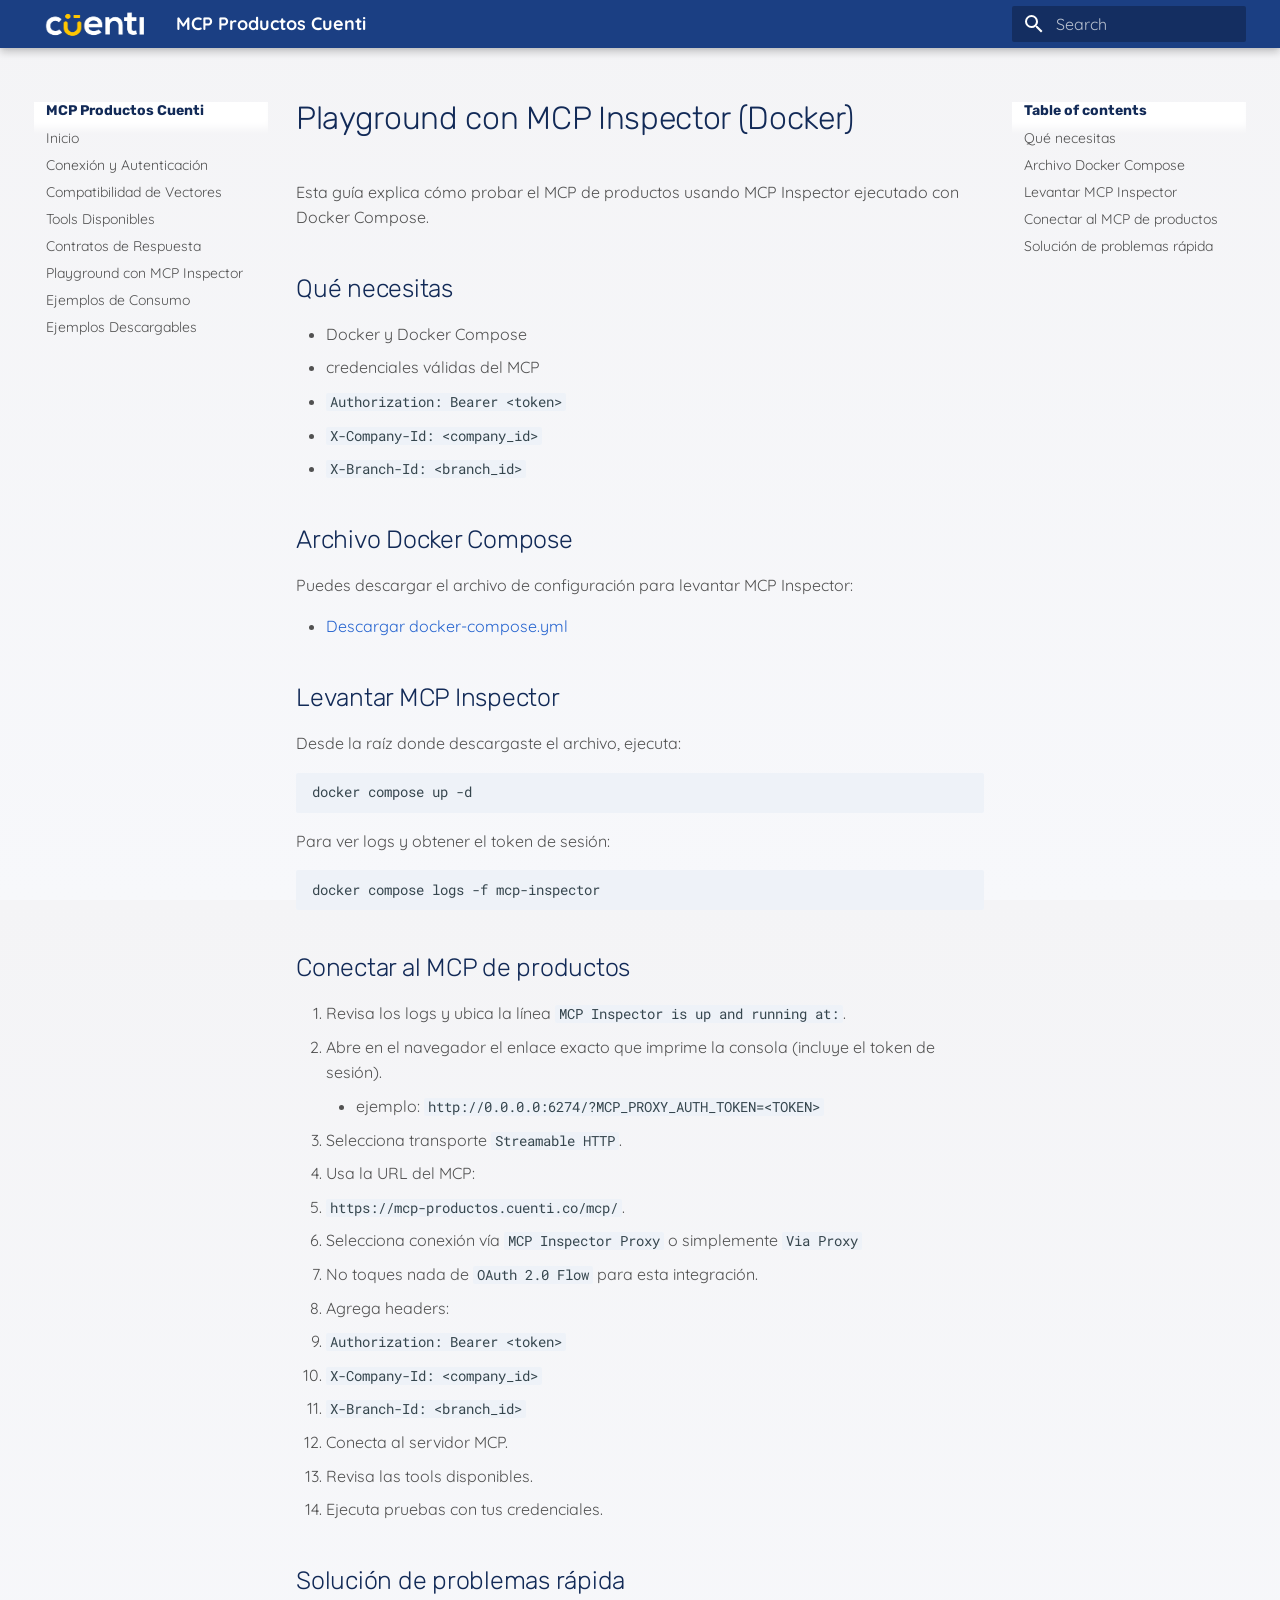
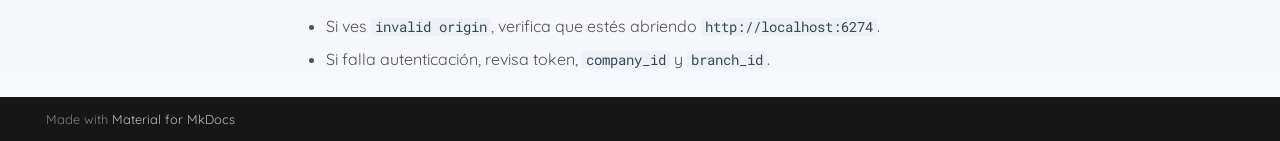
<file: playground-inspector/index.html>
<!doctype html>
<html lang="en" class="no-js">
  <head>
    
      <meta charset="utf-8">
      <meta name="viewport" content="width=device-width,initial-scale=1">
      
        <meta name="description" content="Documentación oficial del MCP de productos">
      
      
      
        <link rel="canonical" href="https://cuenti.github.io/mcp-productos-docs/playground-inspector/">
      
      
        <link rel="prev" href="../respuestas/">
      
      
        <link rel="next" href="../ejemplos/">
      
      
        
      
      
      <link rel="icon" href="../assets/favicon.ico">
      <meta name="generator" content="mkdocs-1.6.1, mkdocs-material-9.7.6">
    
    
      
        <title>Playground con MCP Inspector - MCP Productos Cuenti</title>
      
    
    
      <link rel="stylesheet" href="../assets/stylesheets/main.484c7ddc.min.css">
      
        
        <link rel="stylesheet" href="../assets/stylesheets/palette.ab4e12ef.min.css">
      
      


    
    
      
    
    
      
        
        
        <link rel="preconnect" href="https://fonts.gstatic.com" crossorigin>
        <link rel="stylesheet" href="https://fonts.googleapis.com/css?family=Quicksand:300,300i,400,400i,700,700i%7CRoboto+Mono:400,400i,700,700i&display=fallback">
        <style>:root{--md-text-font:"Quicksand";--md-code-font:"Roboto Mono"}</style>
      
    
    
      <link rel="stylesheet" href="../styles/extra.css">
    
    <script>__md_scope=new URL("..",location),__md_hash=e=>[...e].reduce(((e,_)=>(e<<5)-e+_.charCodeAt(0)),0),__md_get=(e,_=localStorage,t=__md_scope)=>JSON.parse(_.getItem(t.pathname+"."+e)),__md_set=(e,_,t=localStorage,a=__md_scope)=>{try{t.setItem(a.pathname+"."+e,JSON.stringify(_))}catch(e){}}</script>
    
      

    
    
  </head>
  
  
    
    
      
    
    
    
    
    <body dir="ltr" data-md-color-scheme="default" data-md-color-primary="blue" data-md-color-accent="light-blue">
  
    
    <input class="md-toggle" data-md-toggle="drawer" type="checkbox" id="__drawer" autocomplete="off">
    <input class="md-toggle" data-md-toggle="search" type="checkbox" id="__search" autocomplete="off">
    <label class="md-overlay" for="__drawer"></label>
    <div data-md-component="skip">
      
        
        <a href="#playground-con-mcp-inspector-docker" class="md-skip">
          Skip to content
        </a>
      
    </div>
    <div data-md-component="announce">
      
    </div>
    
    
      

  

<header class="md-header md-header--shadow" data-md-component="header">
  <nav class="md-header__inner md-grid" aria-label="Header">
    <a href=".." title="MCP Productos Cuenti" class="md-header__button md-logo" aria-label="MCP Productos Cuenti" data-md-component="logo">
      
  <img src="../assets/cuenti-logo.png" alt="logo">

    </a>
    <label class="md-header__button md-icon" for="__drawer">
      
      <svg xmlns="http://www.w3.org/2000/svg" viewBox="0 0 24 24"><path d="M3 6h18v2H3zm0 5h18v2H3zm0 5h18v2H3z"/></svg>
    </label>
    <div class="md-header__title" data-md-component="header-title">
      <div class="md-header__ellipsis">
        <div class="md-header__topic">
          <span class="md-ellipsis">
            MCP Productos Cuenti
          </span>
        </div>
        <div class="md-header__topic" data-md-component="header-topic">
          <span class="md-ellipsis">
            
              Playground con MCP Inspector
            
          </span>
        </div>
      </div>
    </div>
    
      
        <form class="md-header__option" data-md-component="palette">
  
    
    
    
    <input class="md-option" data-md-color-media="" data-md-color-scheme="default" data-md-color-primary="blue" data-md-color-accent="light-blue"  aria-hidden="true"  type="radio" name="__palette" id="__palette_0">
    
  
</form>
      
    
    
      <script>var palette=__md_get("__palette");if(palette&&palette.color){if("(prefers-color-scheme)"===palette.color.media){var media=matchMedia("(prefers-color-scheme: light)"),input=document.querySelector(media.matches?"[data-md-color-media='(prefers-color-scheme: light)']":"[data-md-color-media='(prefers-color-scheme: dark)']");palette.color.media=input.getAttribute("data-md-color-media"),palette.color.scheme=input.getAttribute("data-md-color-scheme"),palette.color.primary=input.getAttribute("data-md-color-primary"),palette.color.accent=input.getAttribute("data-md-color-accent")}for(var[key,value]of Object.entries(palette.color))document.body.setAttribute("data-md-color-"+key,value)}</script>
    
    
    
      
      
        <label class="md-header__button md-icon" for="__search">
          
          <svg xmlns="http://www.w3.org/2000/svg" viewBox="0 0 24 24"><path d="M9.5 3A6.5 6.5 0 0 1 16 9.5c0 1.61-.59 3.09-1.56 4.23l.27.27h.79l5 5-1.5 1.5-5-5v-.79l-.27-.27A6.52 6.52 0 0 1 9.5 16 6.5 6.5 0 0 1 3 9.5 6.5 6.5 0 0 1 9.5 3m0 2C7 5 5 7 5 9.5S7 14 9.5 14 14 12 14 9.5 12 5 9.5 5"/></svg>
        </label>
        <div class="md-search" data-md-component="search" role="dialog">
  <label class="md-search__overlay" for="__search"></label>
  <div class="md-search__inner" role="search">
    <form class="md-search__form" name="search">
      <input type="text" class="md-search__input" name="query" aria-label="Search" placeholder="Search" autocapitalize="off" autocorrect="off" autocomplete="off" spellcheck="false" data-md-component="search-query" required>
      <label class="md-search__icon md-icon" for="__search">
        
        <svg xmlns="http://www.w3.org/2000/svg" viewBox="0 0 24 24"><path d="M9.5 3A6.5 6.5 0 0 1 16 9.5c0 1.61-.59 3.09-1.56 4.23l.27.27h.79l5 5-1.5 1.5-5-5v-.79l-.27-.27A6.52 6.52 0 0 1 9.5 16 6.5 6.5 0 0 1 3 9.5 6.5 6.5 0 0 1 9.5 3m0 2C7 5 5 7 5 9.5S7 14 9.5 14 14 12 14 9.5 12 5 9.5 5"/></svg>
        
        <svg xmlns="http://www.w3.org/2000/svg" viewBox="0 0 24 24"><path d="M20 11v2H8l5.5 5.5-1.42 1.42L4.16 12l7.92-7.92L13.5 5.5 8 11z"/></svg>
      </label>
      <nav class="md-search__options" aria-label="Search">
        
        <button type="reset" class="md-search__icon md-icon" title="Clear" aria-label="Clear" tabindex="-1">
          
          <svg xmlns="http://www.w3.org/2000/svg" viewBox="0 0 24 24"><path d="M19 6.41 17.59 5 12 10.59 6.41 5 5 6.41 10.59 12 5 17.59 6.41 19 12 13.41 17.59 19 19 17.59 13.41 12z"/></svg>
        </button>
      </nav>
      
    </form>
    <div class="md-search__output">
      <div class="md-search__scrollwrap" tabindex="0" data-md-scrollfix>
        <div class="md-search-result" data-md-component="search-result">
          <div class="md-search-result__meta">
            Initializing search
          </div>
          <ol class="md-search-result__list" role="presentation"></ol>
        </div>
      </div>
    </div>
  </div>
</div>
      
    
    
      <div class="md-header__source">
        <a href="https://github.com/cuenti/mcp-productos-docs" title="Go to repository" class="md-source" data-md-component="source">
  <div class="md-source__icon md-icon">
    
    <svg xmlns="http://www.w3.org/2000/svg" viewBox="0 0 448 512"><!--! Font Awesome Free 7.1.0 by @fontawesome - https://fontawesome.com License - https://fontawesome.com/license/free (Icons: CC BY 4.0, Fonts: SIL OFL 1.1, Code: MIT License) Copyright 2025 Fonticons, Inc.--><path d="M439.6 236.1 244 40.5c-5.4-5.5-12.8-8.5-20.4-8.5s-15 3-20.4 8.4L162.5 81l51.5 51.5c27.1-9.1 52.7 16.8 43.4 43.7l49.7 49.7c34.2-11.8 61.2 31 35.5 56.7-26.5 26.5-70.2-2.9-56-37.3L240.3 199v121.9c25.3 12.5 22.3 41.8 9.1 55-6.4 6.4-15.2 10.1-24.3 10.1s-17.8-3.6-24.3-10.1c-17.6-17.6-11.1-46.9 11.2-56v-123c-20.8-8.5-24.6-30.7-18.6-45L142.6 101 8.5 235.1C3 240.6 0 247.9 0 255.5s3 15 8.5 20.4l195.6 195.7c5.4 5.4 12.7 8.4 20.4 8.4s15-3 20.4-8.4l194.7-194.7c5.4-5.4 8.4-12.8 8.4-20.4s-3-15-8.4-20.4"/></svg>
  </div>
  <div class="md-source__repository">
    cuenti/mcp-productos-docs
  </div>
</a>
      </div>
    
  </nav>
  
</header>
    
    <div class="md-container" data-md-component="container">
      
      
        
          
        
      
      <main class="md-main" data-md-component="main">
        <div class="md-main__inner md-grid">
          
            
              
              <div class="md-sidebar md-sidebar--primary" data-md-component="sidebar" data-md-type="navigation" >
                <div class="md-sidebar__scrollwrap">
                  <div class="md-sidebar__inner">
                    



<nav class="md-nav md-nav--primary" aria-label="Navigation" data-md-level="0">
  <label class="md-nav__title" for="__drawer">
    <a href=".." title="MCP Productos Cuenti" class="md-nav__button md-logo" aria-label="MCP Productos Cuenti" data-md-component="logo">
      
  <img src="../assets/cuenti-logo.png" alt="logo">

    </a>
    MCP Productos Cuenti
  </label>
  
    <div class="md-nav__source">
      <a href="https://github.com/cuenti/mcp-productos-docs" title="Go to repository" class="md-source" data-md-component="source">
  <div class="md-source__icon md-icon">
    
    <svg xmlns="http://www.w3.org/2000/svg" viewBox="0 0 448 512"><!--! Font Awesome Free 7.1.0 by @fontawesome - https://fontawesome.com License - https://fontawesome.com/license/free (Icons: CC BY 4.0, Fonts: SIL OFL 1.1, Code: MIT License) Copyright 2025 Fonticons, Inc.--><path d="M439.6 236.1 244 40.5c-5.4-5.5-12.8-8.5-20.4-8.5s-15 3-20.4 8.4L162.5 81l51.5 51.5c27.1-9.1 52.7 16.8 43.4 43.7l49.7 49.7c34.2-11.8 61.2 31 35.5 56.7-26.5 26.5-70.2-2.9-56-37.3L240.3 199v121.9c25.3 12.5 22.3 41.8 9.1 55-6.4 6.4-15.2 10.1-24.3 10.1s-17.8-3.6-24.3-10.1c-17.6-17.6-11.1-46.9 11.2-56v-123c-20.8-8.5-24.6-30.7-18.6-45L142.6 101 8.5 235.1C3 240.6 0 247.9 0 255.5s3 15 8.5 20.4l195.6 195.7c5.4 5.4 12.7 8.4 20.4 8.4s15-3 20.4-8.4l194.7-194.7c5.4-5.4 8.4-12.8 8.4-20.4s-3-15-8.4-20.4"/></svg>
  </div>
  <div class="md-source__repository">
    cuenti/mcp-productos-docs
  </div>
</a>
    </div>
  
  <ul class="md-nav__list" data-md-scrollfix>
    
      
      
  
  
  
  
    <li class="md-nav__item">
      <a href=".." class="md-nav__link">
        
  
  
  <span class="md-ellipsis">
    
  
    Inicio
  

    
  </span>
  
  

      </a>
    </li>
  

    
      
      
  
  
  
  
    <li class="md-nav__item">
      <a href="../conexion/" class="md-nav__link">
        
  
  
  <span class="md-ellipsis">
    
  
    Conexión y Autenticación
  

    
  </span>
  
  

      </a>
    </li>
  

    
      
      
  
  
  
  
    <li class="md-nav__item">
      <a href="../vectores/" class="md-nav__link">
        
  
  
  <span class="md-ellipsis">
    
  
    Compatibilidad de Vectores
  

    
  </span>
  
  

      </a>
    </li>
  

    
      
      
  
  
  
  
    <li class="md-nav__item">
      <a href="../tools/" class="md-nav__link">
        
  
  
  <span class="md-ellipsis">
    
  
    Tools Disponibles
  

    
  </span>
  
  

      </a>
    </li>
  

    
      
      
  
  
  
  
    <li class="md-nav__item">
      <a href="../respuestas/" class="md-nav__link">
        
  
  
  <span class="md-ellipsis">
    
  
    Contratos de Respuesta
  

    
  </span>
  
  

      </a>
    </li>
  

    
      
      
  
  
    
  
  
  
    <li class="md-nav__item md-nav__item--active">
      
      <input class="md-nav__toggle md-toggle" type="checkbox" id="__toc">
      
      
        
      
      
        <label class="md-nav__link md-nav__link--active" for="__toc">
          
  
  
  <span class="md-ellipsis">
    
  
    Playground con MCP Inspector
  

    
  </span>
  
  

          <span class="md-nav__icon md-icon"></span>
        </label>
      
      <a href="./" class="md-nav__link md-nav__link--active">
        
  
  
  <span class="md-ellipsis">
    
  
    Playground con MCP Inspector
  

    
  </span>
  
  

      </a>
      
        

<nav class="md-nav md-nav--secondary" aria-label="Table of contents">
  
  
  
    
  
  
    <label class="md-nav__title" for="__toc">
      <span class="md-nav__icon md-icon"></span>
      Table of contents
    </label>
    <ul class="md-nav__list" data-md-component="toc" data-md-scrollfix>
      
        <li class="md-nav__item">
  <a href="#que-necesitas" class="md-nav__link">
    <span class="md-ellipsis">
      
        Qué necesitas
      
    </span>
  </a>
  
</li>
      
        <li class="md-nav__item">
  <a href="#archivo-docker-compose" class="md-nav__link">
    <span class="md-ellipsis">
      
        Archivo Docker Compose
      
    </span>
  </a>
  
</li>
      
        <li class="md-nav__item">
  <a href="#levantar-mcp-inspector" class="md-nav__link">
    <span class="md-ellipsis">
      
        Levantar MCP Inspector
      
    </span>
  </a>
  
</li>
      
        <li class="md-nav__item">
  <a href="#conectar-al-mcp-de-productos" class="md-nav__link">
    <span class="md-ellipsis">
      
        Conectar al MCP de productos
      
    </span>
  </a>
  
</li>
      
        <li class="md-nav__item">
  <a href="#solucion-de-problemas-rapida" class="md-nav__link">
    <span class="md-ellipsis">
      
        Solución de problemas rápida
      
    </span>
  </a>
  
</li>
      
    </ul>
  
</nav>
      
    </li>
  

    
      
      
  
  
  
  
    <li class="md-nav__item">
      <a href="../ejemplos/" class="md-nav__link">
        
  
  
  <span class="md-ellipsis">
    
  
    Ejemplos de Consumo
  

    
  </span>
  
  

      </a>
    </li>
  

    
      
      
  
  
  
  
    <li class="md-nav__item">
      <a href="../ejemplos-uso/" class="md-nav__link">
        
  
  
  <span class="md-ellipsis">
    
  
    Ejemplos Descargables
  

    
  </span>
  
  

      </a>
    </li>
  

    
  </ul>
</nav>
                  </div>
                </div>
              </div>
            
            
              
              <div class="md-sidebar md-sidebar--secondary" data-md-component="sidebar" data-md-type="toc" >
                <div class="md-sidebar__scrollwrap">
                  <div class="md-sidebar__inner">
                    

<nav class="md-nav md-nav--secondary" aria-label="Table of contents">
  
  
  
    
  
  
    <label class="md-nav__title" for="__toc">
      <span class="md-nav__icon md-icon"></span>
      Table of contents
    </label>
    <ul class="md-nav__list" data-md-component="toc" data-md-scrollfix>
      
        <li class="md-nav__item">
  <a href="#que-necesitas" class="md-nav__link">
    <span class="md-ellipsis">
      
        Qué necesitas
      
    </span>
  </a>
  
</li>
      
        <li class="md-nav__item">
  <a href="#archivo-docker-compose" class="md-nav__link">
    <span class="md-ellipsis">
      
        Archivo Docker Compose
      
    </span>
  </a>
  
</li>
      
        <li class="md-nav__item">
  <a href="#levantar-mcp-inspector" class="md-nav__link">
    <span class="md-ellipsis">
      
        Levantar MCP Inspector
      
    </span>
  </a>
  
</li>
      
        <li class="md-nav__item">
  <a href="#conectar-al-mcp-de-productos" class="md-nav__link">
    <span class="md-ellipsis">
      
        Conectar al MCP de productos
      
    </span>
  </a>
  
</li>
      
        <li class="md-nav__item">
  <a href="#solucion-de-problemas-rapida" class="md-nav__link">
    <span class="md-ellipsis">
      
        Solución de problemas rápida
      
    </span>
  </a>
  
</li>
      
    </ul>
  
</nav>
                  </div>
                </div>
              </div>
            
          
          
            <div class="md-content" data-md-component="content">
              
              <article class="md-content__inner md-typeset">
                
                  


  
  


<h1 id="playground-con-mcp-inspector-docker">Playground con MCP Inspector (Docker)<a class="headerlink" href="#playground-con-mcp-inspector-docker" title="Permanent link">&para;</a></h1>
<p>Esta guía explica cómo probar el MCP de productos usando MCP Inspector ejecutado con Docker Compose.</p>
<h2 id="que-necesitas">Qué necesitas<a class="headerlink" href="#que-necesitas" title="Permanent link">&para;</a></h2>
<ul>
<li>Docker y Docker Compose</li>
<li>credenciales válidas del MCP</li>
<li><code>Authorization: Bearer &lt;token&gt;</code></li>
<li><code>X-Company-Id: &lt;company_id&gt;</code></li>
<li><code>X-Branch-Id: &lt;branch_id&gt;</code></li>
</ul>
<h2 id="archivo-docker-compose">Archivo Docker Compose<a class="headerlink" href="#archivo-docker-compose" title="Permanent link">&para;</a></h2>
<p>Puedes descargar el archivo de configuración para levantar MCP Inspector:</p>
<ul>
<li><a download="docker-compose.yml" href="../assets/downloads/mcp-inspector/docker-compose.yml">Descargar docker-compose.yml</a></li>
</ul>
<h2 id="levantar-mcp-inspector">Levantar MCP Inspector<a class="headerlink" href="#levantar-mcp-inspector" title="Permanent link">&para;</a></h2>
<p>Desde la raíz donde descargaste el archivo, ejecuta:</p>
<pre><code class="language-bash">docker compose up -d
</code></pre>
<p>Para ver logs y obtener el token de sesión:</p>
<pre><code class="language-bash">docker compose logs -f mcp-inspector
</code></pre>
<h2 id="conectar-al-mcp-de-productos">Conectar al MCP de productos<a class="headerlink" href="#conectar-al-mcp-de-productos" title="Permanent link">&para;</a></h2>
<ol>
<li>Revisa los logs y ubica la línea <code>MCP Inspector is up and running at:</code>.</li>
<li>Abre en el navegador el enlace exacto que imprime la consola (incluye el token de sesión).<ul>
<li>ejemplo: <code>http://0.0.0.0:6274/?MCP_PROXY_AUTH_TOKEN=&lt;TOKEN&gt;</code></li>
</ul>
</li>
<li>Selecciona transporte <code>Streamable HTTP</code>.</li>
<li>Usa la URL del MCP:</li>
<li><code>https://mcp-productos.cuenti.co/mcp/</code>.</li>
<li>Selecciona conexión vía <code>MCP Inspector Proxy</code> o simplemente <code>Via Proxy</code></li>
<li>No toques nada de <code>OAuth 2.0 Flow</code> para esta integración.</li>
<li>Agrega headers:</li>
<li><code>Authorization: Bearer &lt;token&gt;</code></li>
<li><code>X-Company-Id: &lt;company_id&gt;</code></li>
<li><code>X-Branch-Id: &lt;branch_id&gt;</code></li>
<li>Conecta al servidor MCP.</li>
<li>Revisa las tools disponibles.</li>
<li>Ejecuta pruebas con tus credenciales.</li>
</ol>
<h2 id="solucion-de-problemas-rapida">Solución de problemas rápida<a class="headerlink" href="#solucion-de-problemas-rapida" title="Permanent link">&para;</a></h2>
<ul>
<li>Si ves <code>invalid origin</code>, verifica que estés abriendo <code>http://localhost:6274</code>.</li>
<li>Si falla autenticación, revisa token, <code>company_id</code> y <code>branch_id</code>.</li>
</ul>












                
              </article>
            </div>
          
          
<script>var target=document.getElementById(location.hash.slice(1));target&&target.name&&(target.checked=target.name.startsWith("__tabbed_"))</script>
        </div>
        
      </main>
      
        <footer class="md-footer">
  
  <div class="md-footer-meta md-typeset">
    <div class="md-footer-meta__inner md-grid">
      <div class="md-copyright">
  
  
    Made with
    <a href="https://squidfunk.github.io/mkdocs-material/" target="_blank" rel="noopener">
      Material for MkDocs
    </a>
  
</div>
      
    </div>
  </div>
</footer>
      
    </div>
    <div class="md-dialog" data-md-component="dialog">
      <div class="md-dialog__inner md-typeset"></div>
    </div>
    
    
    
      
      
      <script id="__config" type="application/json">{"annotate": null, "base": "..", "features": [], "search": "../assets/javascripts/workers/search.2c215733.min.js", "tags": null, "translations": {"clipboard.copied": "Copied to clipboard", "clipboard.copy": "Copy to clipboard", "search.result.more.one": "1 more on this page", "search.result.more.other": "# more on this page", "search.result.none": "No matching documents", "search.result.one": "1 matching document", "search.result.other": "# matching documents", "search.result.placeholder": "Type to start searching", "search.result.term.missing": "Missing", "select.version": "Select version"}, "version": null}</script>
    
    
      <script src="../assets/javascripts/bundle.79ae519e.min.js"></script>
      
    
  </body>
</html>
</file>
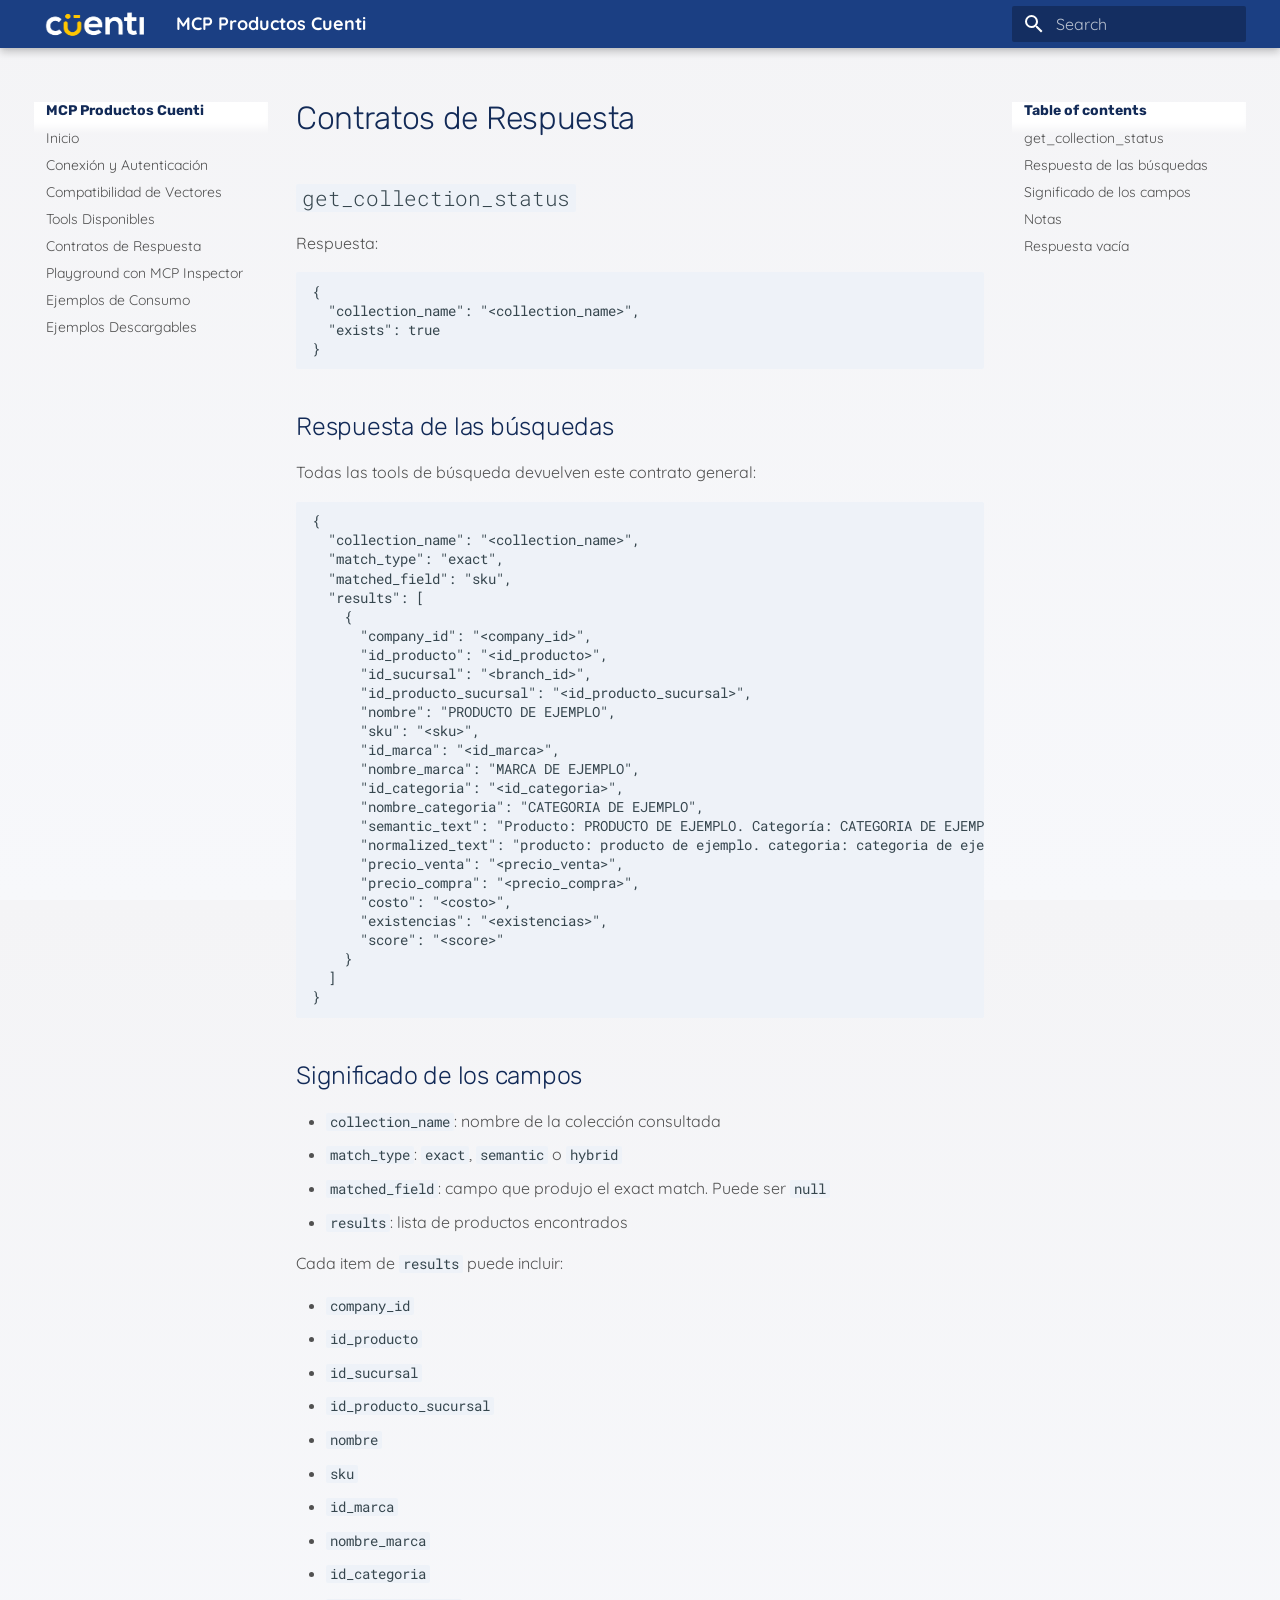
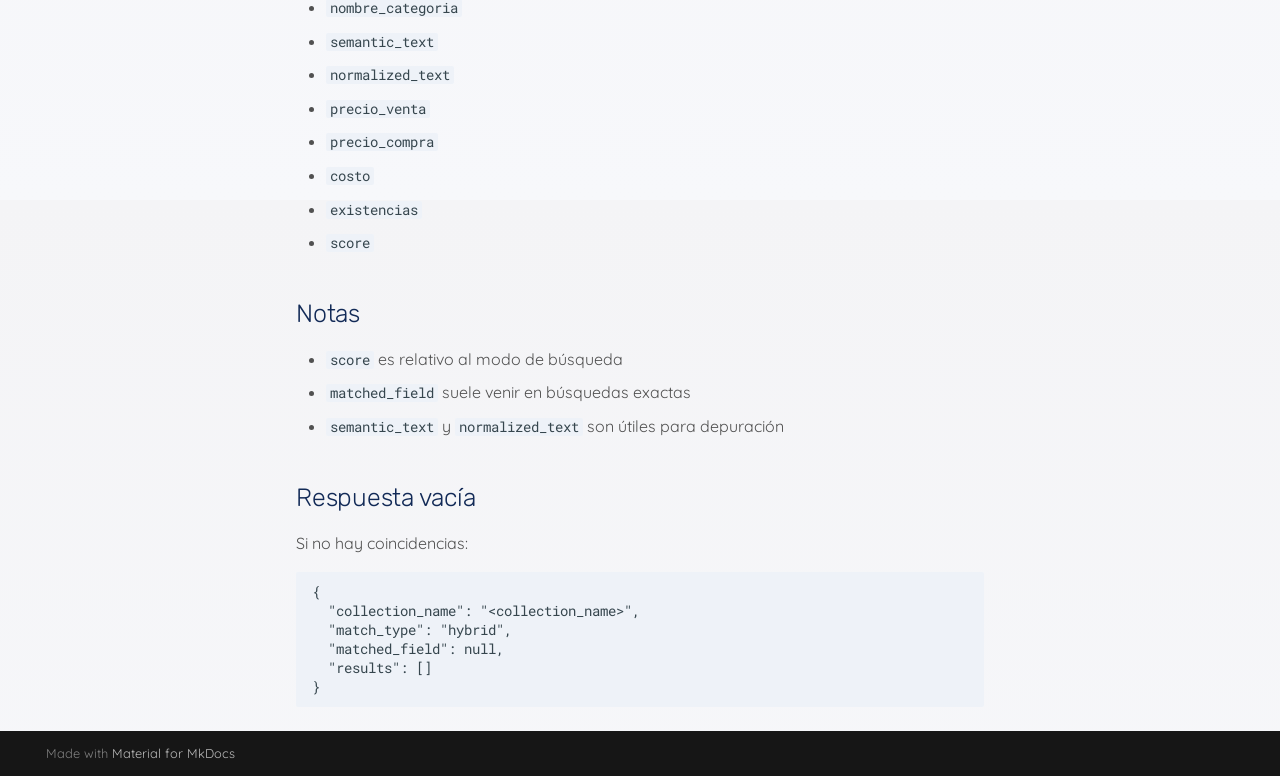
<file: respuestas/index.html>
<!doctype html>
<html lang="en" class="no-js">
  <head>
    
      <meta charset="utf-8">
      <meta name="viewport" content="width=device-width,initial-scale=1">
      
        <meta name="description" content="Documentación oficial del MCP de productos">
      
      
      
        <link rel="canonical" href="https://cuenti.github.io/mcp-productos-docs/respuestas/">
      
      
        <link rel="prev" href="../tools/">
      
      
        <link rel="next" href="../playground-inspector/">
      
      
        
      
      
      <link rel="icon" href="../assets/favicon.ico">
      <meta name="generator" content="mkdocs-1.6.1, mkdocs-material-9.7.6">
    
    
      
        <title>Contratos de Respuesta - MCP Productos Cuenti</title>
      
    
    
      <link rel="stylesheet" href="../assets/stylesheets/main.484c7ddc.min.css">
      
        
        <link rel="stylesheet" href="../assets/stylesheets/palette.ab4e12ef.min.css">
      
      


    
    
      
    
    
      
        
        
        <link rel="preconnect" href="https://fonts.gstatic.com" crossorigin>
        <link rel="stylesheet" href="https://fonts.googleapis.com/css?family=Quicksand:300,300i,400,400i,700,700i%7CRoboto+Mono:400,400i,700,700i&display=fallback">
        <style>:root{--md-text-font:"Quicksand";--md-code-font:"Roboto Mono"}</style>
      
    
    
      <link rel="stylesheet" href="../styles/extra.css">
    
    <script>__md_scope=new URL("..",location),__md_hash=e=>[...e].reduce(((e,_)=>(e<<5)-e+_.charCodeAt(0)),0),__md_get=(e,_=localStorage,t=__md_scope)=>JSON.parse(_.getItem(t.pathname+"."+e)),__md_set=(e,_,t=localStorage,a=__md_scope)=>{try{t.setItem(a.pathname+"."+e,JSON.stringify(_))}catch(e){}}</script>
    
      

    
    
  </head>
  
  
    
    
      
    
    
    
    
    <body dir="ltr" data-md-color-scheme="default" data-md-color-primary="blue" data-md-color-accent="light-blue">
  
    
    <input class="md-toggle" data-md-toggle="drawer" type="checkbox" id="__drawer" autocomplete="off">
    <input class="md-toggle" data-md-toggle="search" type="checkbox" id="__search" autocomplete="off">
    <label class="md-overlay" for="__drawer"></label>
    <div data-md-component="skip">
      
        
        <a href="#contratos-de-respuesta" class="md-skip">
          Skip to content
        </a>
      
    </div>
    <div data-md-component="announce">
      
    </div>
    
    
      

  

<header class="md-header md-header--shadow" data-md-component="header">
  <nav class="md-header__inner md-grid" aria-label="Header">
    <a href=".." title="MCP Productos Cuenti" class="md-header__button md-logo" aria-label="MCP Productos Cuenti" data-md-component="logo">
      
  <img src="../assets/cuenti-logo.png" alt="logo">

    </a>
    <label class="md-header__button md-icon" for="__drawer">
      
      <svg xmlns="http://www.w3.org/2000/svg" viewBox="0 0 24 24"><path d="M3 6h18v2H3zm0 5h18v2H3zm0 5h18v2H3z"/></svg>
    </label>
    <div class="md-header__title" data-md-component="header-title">
      <div class="md-header__ellipsis">
        <div class="md-header__topic">
          <span class="md-ellipsis">
            MCP Productos Cuenti
          </span>
        </div>
        <div class="md-header__topic" data-md-component="header-topic">
          <span class="md-ellipsis">
            
              Contratos de Respuesta
            
          </span>
        </div>
      </div>
    </div>
    
      
        <form class="md-header__option" data-md-component="palette">
  
    
    
    
    <input class="md-option" data-md-color-media="" data-md-color-scheme="default" data-md-color-primary="blue" data-md-color-accent="light-blue"  aria-hidden="true"  type="radio" name="__palette" id="__palette_0">
    
  
</form>
      
    
    
      <script>var palette=__md_get("__palette");if(palette&&palette.color){if("(prefers-color-scheme)"===palette.color.media){var media=matchMedia("(prefers-color-scheme: light)"),input=document.querySelector(media.matches?"[data-md-color-media='(prefers-color-scheme: light)']":"[data-md-color-media='(prefers-color-scheme: dark)']");palette.color.media=input.getAttribute("data-md-color-media"),palette.color.scheme=input.getAttribute("data-md-color-scheme"),palette.color.primary=input.getAttribute("data-md-color-primary"),palette.color.accent=input.getAttribute("data-md-color-accent")}for(var[key,value]of Object.entries(palette.color))document.body.setAttribute("data-md-color-"+key,value)}</script>
    
    
    
      
      
        <label class="md-header__button md-icon" for="__search">
          
          <svg xmlns="http://www.w3.org/2000/svg" viewBox="0 0 24 24"><path d="M9.5 3A6.5 6.5 0 0 1 16 9.5c0 1.61-.59 3.09-1.56 4.23l.27.27h.79l5 5-1.5 1.5-5-5v-.79l-.27-.27A6.52 6.52 0 0 1 9.5 16 6.5 6.5 0 0 1 3 9.5 6.5 6.5 0 0 1 9.5 3m0 2C7 5 5 7 5 9.5S7 14 9.5 14 14 12 14 9.5 12 5 9.5 5"/></svg>
        </label>
        <div class="md-search" data-md-component="search" role="dialog">
  <label class="md-search__overlay" for="__search"></label>
  <div class="md-search__inner" role="search">
    <form class="md-search__form" name="search">
      <input type="text" class="md-search__input" name="query" aria-label="Search" placeholder="Search" autocapitalize="off" autocorrect="off" autocomplete="off" spellcheck="false" data-md-component="search-query" required>
      <label class="md-search__icon md-icon" for="__search">
        
        <svg xmlns="http://www.w3.org/2000/svg" viewBox="0 0 24 24"><path d="M9.5 3A6.5 6.5 0 0 1 16 9.5c0 1.61-.59 3.09-1.56 4.23l.27.27h.79l5 5-1.5 1.5-5-5v-.79l-.27-.27A6.52 6.52 0 0 1 9.5 16 6.5 6.5 0 0 1 3 9.5 6.5 6.5 0 0 1 9.5 3m0 2C7 5 5 7 5 9.5S7 14 9.5 14 14 12 14 9.5 12 5 9.5 5"/></svg>
        
        <svg xmlns="http://www.w3.org/2000/svg" viewBox="0 0 24 24"><path d="M20 11v2H8l5.5 5.5-1.42 1.42L4.16 12l7.92-7.92L13.5 5.5 8 11z"/></svg>
      </label>
      <nav class="md-search__options" aria-label="Search">
        
        <button type="reset" class="md-search__icon md-icon" title="Clear" aria-label="Clear" tabindex="-1">
          
          <svg xmlns="http://www.w3.org/2000/svg" viewBox="0 0 24 24"><path d="M19 6.41 17.59 5 12 10.59 6.41 5 5 6.41 10.59 12 5 17.59 6.41 19 12 13.41 17.59 19 19 17.59 13.41 12z"/></svg>
        </button>
      </nav>
      
    </form>
    <div class="md-search__output">
      <div class="md-search__scrollwrap" tabindex="0" data-md-scrollfix>
        <div class="md-search-result" data-md-component="search-result">
          <div class="md-search-result__meta">
            Initializing search
          </div>
          <ol class="md-search-result__list" role="presentation"></ol>
        </div>
      </div>
    </div>
  </div>
</div>
      
    
    
      <div class="md-header__source">
        <a href="https://github.com/cuenti/mcp-productos-docs" title="Go to repository" class="md-source" data-md-component="source">
  <div class="md-source__icon md-icon">
    
    <svg xmlns="http://www.w3.org/2000/svg" viewBox="0 0 448 512"><!--! Font Awesome Free 7.1.0 by @fontawesome - https://fontawesome.com License - https://fontawesome.com/license/free (Icons: CC BY 4.0, Fonts: SIL OFL 1.1, Code: MIT License) Copyright 2025 Fonticons, Inc.--><path d="M439.6 236.1 244 40.5c-5.4-5.5-12.8-8.5-20.4-8.5s-15 3-20.4 8.4L162.5 81l51.5 51.5c27.1-9.1 52.7 16.8 43.4 43.7l49.7 49.7c34.2-11.8 61.2 31 35.5 56.7-26.5 26.5-70.2-2.9-56-37.3L240.3 199v121.9c25.3 12.5 22.3 41.8 9.1 55-6.4 6.4-15.2 10.1-24.3 10.1s-17.8-3.6-24.3-10.1c-17.6-17.6-11.1-46.9 11.2-56v-123c-20.8-8.5-24.6-30.7-18.6-45L142.6 101 8.5 235.1C3 240.6 0 247.9 0 255.5s3 15 8.5 20.4l195.6 195.7c5.4 5.4 12.7 8.4 20.4 8.4s15-3 20.4-8.4l194.7-194.7c5.4-5.4 8.4-12.8 8.4-20.4s-3-15-8.4-20.4"/></svg>
  </div>
  <div class="md-source__repository">
    cuenti/mcp-productos-docs
  </div>
</a>
      </div>
    
  </nav>
  
</header>
    
    <div class="md-container" data-md-component="container">
      
      
        
          
        
      
      <main class="md-main" data-md-component="main">
        <div class="md-main__inner md-grid">
          
            
              
              <div class="md-sidebar md-sidebar--primary" data-md-component="sidebar" data-md-type="navigation" >
                <div class="md-sidebar__scrollwrap">
                  <div class="md-sidebar__inner">
                    



<nav class="md-nav md-nav--primary" aria-label="Navigation" data-md-level="0">
  <label class="md-nav__title" for="__drawer">
    <a href=".." title="MCP Productos Cuenti" class="md-nav__button md-logo" aria-label="MCP Productos Cuenti" data-md-component="logo">
      
  <img src="../assets/cuenti-logo.png" alt="logo">

    </a>
    MCP Productos Cuenti
  </label>
  
    <div class="md-nav__source">
      <a href="https://github.com/cuenti/mcp-productos-docs" title="Go to repository" class="md-source" data-md-component="source">
  <div class="md-source__icon md-icon">
    
    <svg xmlns="http://www.w3.org/2000/svg" viewBox="0 0 448 512"><!--! Font Awesome Free 7.1.0 by @fontawesome - https://fontawesome.com License - https://fontawesome.com/license/free (Icons: CC BY 4.0, Fonts: SIL OFL 1.1, Code: MIT License) Copyright 2025 Fonticons, Inc.--><path d="M439.6 236.1 244 40.5c-5.4-5.5-12.8-8.5-20.4-8.5s-15 3-20.4 8.4L162.5 81l51.5 51.5c27.1-9.1 52.7 16.8 43.4 43.7l49.7 49.7c34.2-11.8 61.2 31 35.5 56.7-26.5 26.5-70.2-2.9-56-37.3L240.3 199v121.9c25.3 12.5 22.3 41.8 9.1 55-6.4 6.4-15.2 10.1-24.3 10.1s-17.8-3.6-24.3-10.1c-17.6-17.6-11.1-46.9 11.2-56v-123c-20.8-8.5-24.6-30.7-18.6-45L142.6 101 8.5 235.1C3 240.6 0 247.9 0 255.5s3 15 8.5 20.4l195.6 195.7c5.4 5.4 12.7 8.4 20.4 8.4s15-3 20.4-8.4l194.7-194.7c5.4-5.4 8.4-12.8 8.4-20.4s-3-15-8.4-20.4"/></svg>
  </div>
  <div class="md-source__repository">
    cuenti/mcp-productos-docs
  </div>
</a>
    </div>
  
  <ul class="md-nav__list" data-md-scrollfix>
    
      
      
  
  
  
  
    <li class="md-nav__item">
      <a href=".." class="md-nav__link">
        
  
  
  <span class="md-ellipsis">
    
  
    Inicio
  

    
  </span>
  
  

      </a>
    </li>
  

    
      
      
  
  
  
  
    <li class="md-nav__item">
      <a href="../conexion/" class="md-nav__link">
        
  
  
  <span class="md-ellipsis">
    
  
    Conexión y Autenticación
  

    
  </span>
  
  

      </a>
    </li>
  

    
      
      
  
  
  
  
    <li class="md-nav__item">
      <a href="../vectores/" class="md-nav__link">
        
  
  
  <span class="md-ellipsis">
    
  
    Compatibilidad de Vectores
  

    
  </span>
  
  

      </a>
    </li>
  

    
      
      
  
  
  
  
    <li class="md-nav__item">
      <a href="../tools/" class="md-nav__link">
        
  
  
  <span class="md-ellipsis">
    
  
    Tools Disponibles
  

    
  </span>
  
  

      </a>
    </li>
  

    
      
      
  
  
    
  
  
  
    <li class="md-nav__item md-nav__item--active">
      
      <input class="md-nav__toggle md-toggle" type="checkbox" id="__toc">
      
      
        
      
      
        <label class="md-nav__link md-nav__link--active" for="__toc">
          
  
  
  <span class="md-ellipsis">
    
  
    Contratos de Respuesta
  

    
  </span>
  
  

          <span class="md-nav__icon md-icon"></span>
        </label>
      
      <a href="./" class="md-nav__link md-nav__link--active">
        
  
  
  <span class="md-ellipsis">
    
  
    Contratos de Respuesta
  

    
  </span>
  
  

      </a>
      
        

<nav class="md-nav md-nav--secondary" aria-label="Table of contents">
  
  
  
    
  
  
    <label class="md-nav__title" for="__toc">
      <span class="md-nav__icon md-icon"></span>
      Table of contents
    </label>
    <ul class="md-nav__list" data-md-component="toc" data-md-scrollfix>
      
        <li class="md-nav__item">
  <a href="#get_collection_status" class="md-nav__link">
    <span class="md-ellipsis">
      
        get_collection_status
      
    </span>
  </a>
  
</li>
      
        <li class="md-nav__item">
  <a href="#respuesta-de-las-busquedas" class="md-nav__link">
    <span class="md-ellipsis">
      
        Respuesta de las búsquedas
      
    </span>
  </a>
  
</li>
      
        <li class="md-nav__item">
  <a href="#significado-de-los-campos" class="md-nav__link">
    <span class="md-ellipsis">
      
        Significado de los campos
      
    </span>
  </a>
  
</li>
      
        <li class="md-nav__item">
  <a href="#notas" class="md-nav__link">
    <span class="md-ellipsis">
      
        Notas
      
    </span>
  </a>
  
</li>
      
        <li class="md-nav__item">
  <a href="#respuesta-vacia" class="md-nav__link">
    <span class="md-ellipsis">
      
        Respuesta vacía
      
    </span>
  </a>
  
</li>
      
    </ul>
  
</nav>
      
    </li>
  

    
      
      
  
  
  
  
    <li class="md-nav__item">
      <a href="../playground-inspector/" class="md-nav__link">
        
  
  
  <span class="md-ellipsis">
    
  
    Playground con MCP Inspector
  

    
  </span>
  
  

      </a>
    </li>
  

    
      
      
  
  
  
  
    <li class="md-nav__item">
      <a href="../ejemplos/" class="md-nav__link">
        
  
  
  <span class="md-ellipsis">
    
  
    Ejemplos de Consumo
  

    
  </span>
  
  

      </a>
    </li>
  

    
      
      
  
  
  
  
    <li class="md-nav__item">
      <a href="../ejemplos-uso/" class="md-nav__link">
        
  
  
  <span class="md-ellipsis">
    
  
    Ejemplos Descargables
  

    
  </span>
  
  

      </a>
    </li>
  

    
  </ul>
</nav>
                  </div>
                </div>
              </div>
            
            
              
              <div class="md-sidebar md-sidebar--secondary" data-md-component="sidebar" data-md-type="toc" >
                <div class="md-sidebar__scrollwrap">
                  <div class="md-sidebar__inner">
                    

<nav class="md-nav md-nav--secondary" aria-label="Table of contents">
  
  
  
    
  
  
    <label class="md-nav__title" for="__toc">
      <span class="md-nav__icon md-icon"></span>
      Table of contents
    </label>
    <ul class="md-nav__list" data-md-component="toc" data-md-scrollfix>
      
        <li class="md-nav__item">
  <a href="#get_collection_status" class="md-nav__link">
    <span class="md-ellipsis">
      
        get_collection_status
      
    </span>
  </a>
  
</li>
      
        <li class="md-nav__item">
  <a href="#respuesta-de-las-busquedas" class="md-nav__link">
    <span class="md-ellipsis">
      
        Respuesta de las búsquedas
      
    </span>
  </a>
  
</li>
      
        <li class="md-nav__item">
  <a href="#significado-de-los-campos" class="md-nav__link">
    <span class="md-ellipsis">
      
        Significado de los campos
      
    </span>
  </a>
  
</li>
      
        <li class="md-nav__item">
  <a href="#notas" class="md-nav__link">
    <span class="md-ellipsis">
      
        Notas
      
    </span>
  </a>
  
</li>
      
        <li class="md-nav__item">
  <a href="#respuesta-vacia" class="md-nav__link">
    <span class="md-ellipsis">
      
        Respuesta vacía
      
    </span>
  </a>
  
</li>
      
    </ul>
  
</nav>
                  </div>
                </div>
              </div>
            
          
          
            <div class="md-content" data-md-component="content">
              
              <article class="md-content__inner md-typeset">
                
                  


  
  


<h1 id="contratos-de-respuesta">Contratos de Respuesta<a class="headerlink" href="#contratos-de-respuesta" title="Permanent link">&para;</a></h1>
<h2 id="get_collection_status"><code>get_collection_status</code><a class="headerlink" href="#get_collection_status" title="Permanent link">&para;</a></h2>
<p>Respuesta:</p>
<pre><code class="language-json">{
  &quot;collection_name&quot;: &quot;&lt;collection_name&gt;&quot;,
  &quot;exists&quot;: true
}
</code></pre>
<h2 id="respuesta-de-las-busquedas">Respuesta de las búsquedas<a class="headerlink" href="#respuesta-de-las-busquedas" title="Permanent link">&para;</a></h2>
<p>Todas las tools de búsqueda devuelven este contrato general:</p>
<pre><code class="language-json">{
  &quot;collection_name&quot;: &quot;&lt;collection_name&gt;&quot;,
  &quot;match_type&quot;: &quot;exact&quot;,
  &quot;matched_field&quot;: &quot;sku&quot;,
  &quot;results&quot;: [
    {
      &quot;company_id&quot;: &quot;&lt;company_id&gt;&quot;,
      &quot;id_producto&quot;: &quot;&lt;id_producto&gt;&quot;,
      &quot;id_sucursal&quot;: &quot;&lt;branch_id&gt;&quot;,
      &quot;id_producto_sucursal&quot;: &quot;&lt;id_producto_sucursal&gt;&quot;,
      &quot;nombre&quot;: &quot;PRODUCTO DE EJEMPLO&quot;,
      &quot;sku&quot;: &quot;&lt;sku&gt;&quot;,
      &quot;id_marca&quot;: &quot;&lt;id_marca&gt;&quot;,
      &quot;nombre_marca&quot;: &quot;MARCA DE EJEMPLO&quot;,
      &quot;id_categoria&quot;: &quot;&lt;id_categoria&gt;&quot;,
      &quot;nombre_categoria&quot;: &quot;CATEGORIA DE EJEMPLO&quot;,
      &quot;semantic_text&quot;: &quot;Producto: PRODUCTO DE EJEMPLO. Categoría: CATEGORIA DE EJEMPLO. Marca: MARCA DE EJEMPLO. SKU: &lt;sku&gt;.&quot;,
      &quot;normalized_text&quot;: &quot;producto: producto de ejemplo. categoria: categoria de ejemplo. marca: marca de ejemplo. sku: &lt;sku&gt;.&quot;,
      &quot;precio_venta&quot;: &quot;&lt;precio_venta&gt;&quot;,
      &quot;precio_compra&quot;: &quot;&lt;precio_compra&gt;&quot;,
      &quot;costo&quot;: &quot;&lt;costo&gt;&quot;,
      &quot;existencias&quot;: &quot;&lt;existencias&gt;&quot;,
      &quot;score&quot;: &quot;&lt;score&gt;&quot;
    }
  ]
}
</code></pre>
<h2 id="significado-de-los-campos">Significado de los campos<a class="headerlink" href="#significado-de-los-campos" title="Permanent link">&para;</a></h2>
<ul>
<li><code>collection_name</code>: nombre de la colección consultada</li>
<li><code>match_type</code>: <code>exact</code>, <code>semantic</code> o <code>hybrid</code></li>
<li><code>matched_field</code>: campo que produjo el exact match. Puede ser <code>null</code></li>
<li><code>results</code>: lista de productos encontrados</li>
</ul>
<p>Cada item de <code>results</code> puede incluir:</p>
<ul>
<li><code>company_id</code></li>
<li><code>id_producto</code></li>
<li><code>id_sucursal</code></li>
<li><code>id_producto_sucursal</code></li>
<li><code>nombre</code></li>
<li><code>sku</code></li>
<li><code>id_marca</code></li>
<li><code>nombre_marca</code></li>
<li><code>id_categoria</code></li>
<li><code>nombre_categoria</code></li>
<li><code>semantic_text</code></li>
<li><code>normalized_text</code></li>
<li><code>precio_venta</code></li>
<li><code>precio_compra</code></li>
<li><code>costo</code></li>
<li><code>existencias</code></li>
<li><code>score</code></li>
</ul>
<h2 id="notas">Notas<a class="headerlink" href="#notas" title="Permanent link">&para;</a></h2>
<ul>
<li><code>score</code> es relativo al modo de búsqueda</li>
<li><code>matched_field</code> suele venir en búsquedas exactas</li>
<li><code>semantic_text</code> y <code>normalized_text</code> son útiles para depuración</li>
</ul>
<h2 id="respuesta-vacia">Respuesta vacía<a class="headerlink" href="#respuesta-vacia" title="Permanent link">&para;</a></h2>
<p>Si no hay coincidencias:</p>
<pre><code class="language-json">{
  &quot;collection_name&quot;: &quot;&lt;collection_name&gt;&quot;,
  &quot;match_type&quot;: &quot;hybrid&quot;,
  &quot;matched_field&quot;: null,
  &quot;results&quot;: []
}
</code></pre>












                
              </article>
            </div>
          
          
<script>var target=document.getElementById(location.hash.slice(1));target&&target.name&&(target.checked=target.name.startsWith("__tabbed_"))</script>
        </div>
        
      </main>
      
        <footer class="md-footer">
  
  <div class="md-footer-meta md-typeset">
    <div class="md-footer-meta__inner md-grid">
      <div class="md-copyright">
  
  
    Made with
    <a href="https://squidfunk.github.io/mkdocs-material/" target="_blank" rel="noopener">
      Material for MkDocs
    </a>
  
</div>
      
    </div>
  </div>
</footer>
      
    </div>
    <div class="md-dialog" data-md-component="dialog">
      <div class="md-dialog__inner md-typeset"></div>
    </div>
    
    
    
      
      
      <script id="__config" type="application/json">{"annotate": null, "base": "..", "features": [], "search": "../assets/javascripts/workers/search.2c215733.min.js", "tags": null, "translations": {"clipboard.copied": "Copied to clipboard", "clipboard.copy": "Copy to clipboard", "search.result.more.one": "1 more on this page", "search.result.more.other": "# more on this page", "search.result.none": "No matching documents", "search.result.one": "1 matching document", "search.result.other": "# matching documents", "search.result.placeholder": "Type to start searching", "search.result.term.missing": "Missing", "select.version": "Select version"}, "version": null}</script>
    
    
      <script src="../assets/javascripts/bundle.79ae519e.min.js"></script>
      
    
  </body>
</html>
</file>
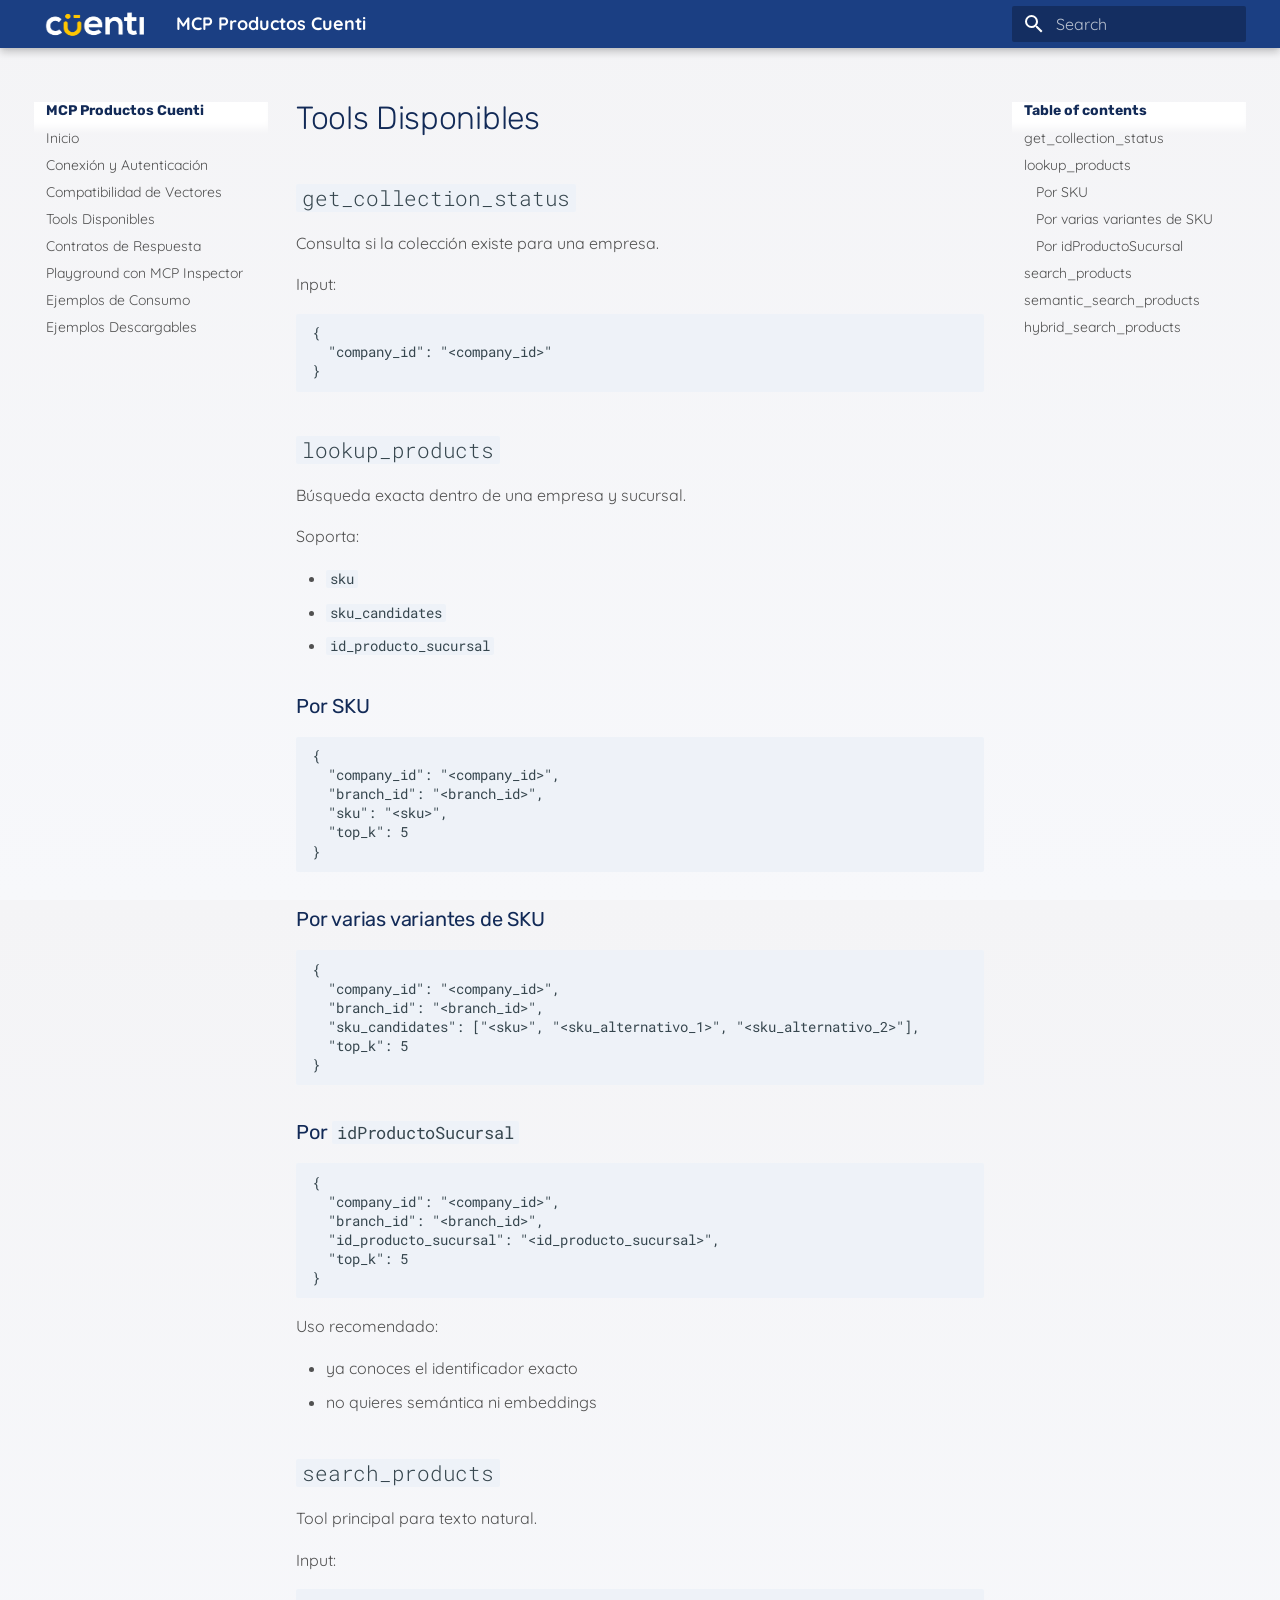
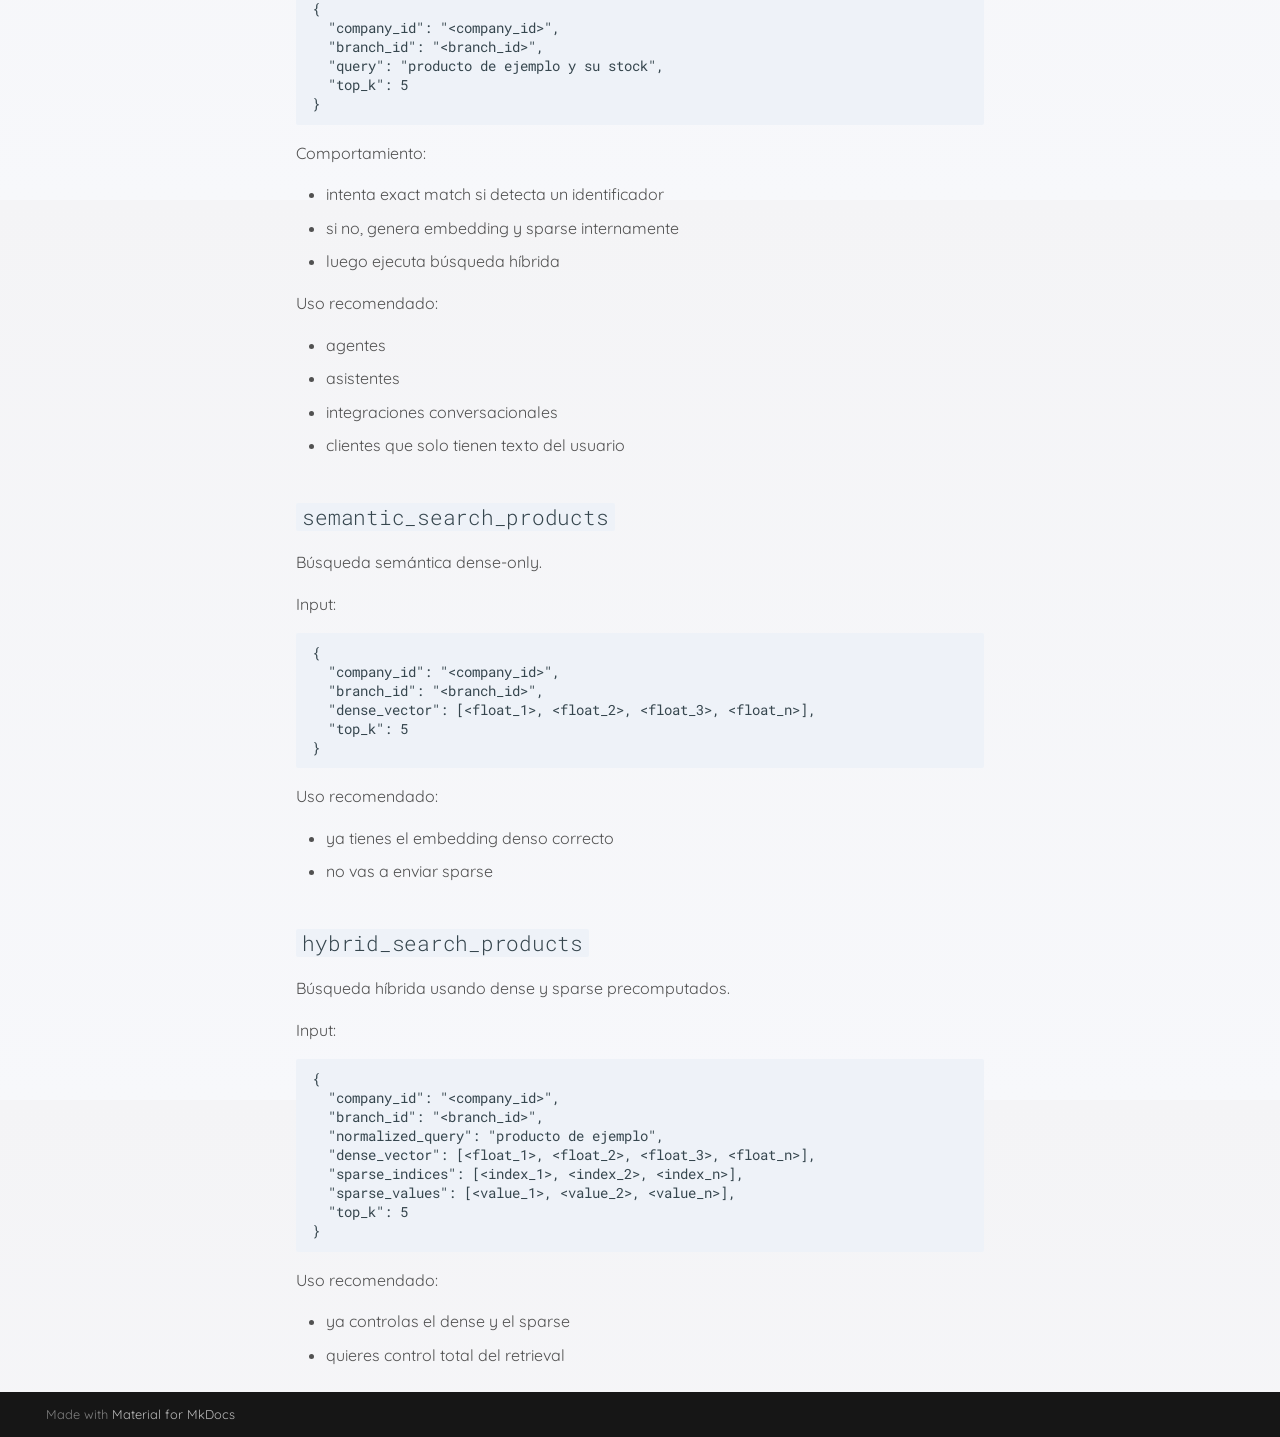
<file: tools/index.html>
<!doctype html>
<html lang="en" class="no-js">
  <head>
    
      <meta charset="utf-8">
      <meta name="viewport" content="width=device-width,initial-scale=1">
      
        <meta name="description" content="Documentación oficial del MCP de productos">
      
      
      
        <link rel="canonical" href="https://cuenti.github.io/mcp-productos-docs/tools/">
      
      
        <link rel="prev" href="../vectores/">
      
      
        <link rel="next" href="../respuestas/">
      
      
        
      
      
      <link rel="icon" href="../assets/favicon.ico">
      <meta name="generator" content="mkdocs-1.6.1, mkdocs-material-9.7.6">
    
    
      
        <title>Tools Disponibles - MCP Productos Cuenti</title>
      
    
    
      <link rel="stylesheet" href="../assets/stylesheets/main.484c7ddc.min.css">
      
        
        <link rel="stylesheet" href="../assets/stylesheets/palette.ab4e12ef.min.css">
      
      


    
    
      
    
    
      
        
        
        <link rel="preconnect" href="https://fonts.gstatic.com" crossorigin>
        <link rel="stylesheet" href="https://fonts.googleapis.com/css?family=Quicksand:300,300i,400,400i,700,700i%7CRoboto+Mono:400,400i,700,700i&display=fallback">
        <style>:root{--md-text-font:"Quicksand";--md-code-font:"Roboto Mono"}</style>
      
    
    
      <link rel="stylesheet" href="../styles/extra.css">
    
    <script>__md_scope=new URL("..",location),__md_hash=e=>[...e].reduce(((e,_)=>(e<<5)-e+_.charCodeAt(0)),0),__md_get=(e,_=localStorage,t=__md_scope)=>JSON.parse(_.getItem(t.pathname+"."+e)),__md_set=(e,_,t=localStorage,a=__md_scope)=>{try{t.setItem(a.pathname+"."+e,JSON.stringify(_))}catch(e){}}</script>
    
      

    
    
  </head>
  
  
    
    
      
    
    
    
    
    <body dir="ltr" data-md-color-scheme="default" data-md-color-primary="blue" data-md-color-accent="light-blue">
  
    
    <input class="md-toggle" data-md-toggle="drawer" type="checkbox" id="__drawer" autocomplete="off">
    <input class="md-toggle" data-md-toggle="search" type="checkbox" id="__search" autocomplete="off">
    <label class="md-overlay" for="__drawer"></label>
    <div data-md-component="skip">
      
        
        <a href="#tools-disponibles" class="md-skip">
          Skip to content
        </a>
      
    </div>
    <div data-md-component="announce">
      
    </div>
    
    
      

  

<header class="md-header md-header--shadow" data-md-component="header">
  <nav class="md-header__inner md-grid" aria-label="Header">
    <a href=".." title="MCP Productos Cuenti" class="md-header__button md-logo" aria-label="MCP Productos Cuenti" data-md-component="logo">
      
  <img src="../assets/cuenti-logo.png" alt="logo">

    </a>
    <label class="md-header__button md-icon" for="__drawer">
      
      <svg xmlns="http://www.w3.org/2000/svg" viewBox="0 0 24 24"><path d="M3 6h18v2H3zm0 5h18v2H3zm0 5h18v2H3z"/></svg>
    </label>
    <div class="md-header__title" data-md-component="header-title">
      <div class="md-header__ellipsis">
        <div class="md-header__topic">
          <span class="md-ellipsis">
            MCP Productos Cuenti
          </span>
        </div>
        <div class="md-header__topic" data-md-component="header-topic">
          <span class="md-ellipsis">
            
              Tools Disponibles
            
          </span>
        </div>
      </div>
    </div>
    
      
        <form class="md-header__option" data-md-component="palette">
  
    
    
    
    <input class="md-option" data-md-color-media="" data-md-color-scheme="default" data-md-color-primary="blue" data-md-color-accent="light-blue"  aria-hidden="true"  type="radio" name="__palette" id="__palette_0">
    
  
</form>
      
    
    
      <script>var palette=__md_get("__palette");if(palette&&palette.color){if("(prefers-color-scheme)"===palette.color.media){var media=matchMedia("(prefers-color-scheme: light)"),input=document.querySelector(media.matches?"[data-md-color-media='(prefers-color-scheme: light)']":"[data-md-color-media='(prefers-color-scheme: dark)']");palette.color.media=input.getAttribute("data-md-color-media"),palette.color.scheme=input.getAttribute("data-md-color-scheme"),palette.color.primary=input.getAttribute("data-md-color-primary"),palette.color.accent=input.getAttribute("data-md-color-accent")}for(var[key,value]of Object.entries(palette.color))document.body.setAttribute("data-md-color-"+key,value)}</script>
    
    
    
      
      
        <label class="md-header__button md-icon" for="__search">
          
          <svg xmlns="http://www.w3.org/2000/svg" viewBox="0 0 24 24"><path d="M9.5 3A6.5 6.5 0 0 1 16 9.5c0 1.61-.59 3.09-1.56 4.23l.27.27h.79l5 5-1.5 1.5-5-5v-.79l-.27-.27A6.52 6.52 0 0 1 9.5 16 6.5 6.5 0 0 1 3 9.5 6.5 6.5 0 0 1 9.5 3m0 2C7 5 5 7 5 9.5S7 14 9.5 14 14 12 14 9.5 12 5 9.5 5"/></svg>
        </label>
        <div class="md-search" data-md-component="search" role="dialog">
  <label class="md-search__overlay" for="__search"></label>
  <div class="md-search__inner" role="search">
    <form class="md-search__form" name="search">
      <input type="text" class="md-search__input" name="query" aria-label="Search" placeholder="Search" autocapitalize="off" autocorrect="off" autocomplete="off" spellcheck="false" data-md-component="search-query" required>
      <label class="md-search__icon md-icon" for="__search">
        
        <svg xmlns="http://www.w3.org/2000/svg" viewBox="0 0 24 24"><path d="M9.5 3A6.5 6.5 0 0 1 16 9.5c0 1.61-.59 3.09-1.56 4.23l.27.27h.79l5 5-1.5 1.5-5-5v-.79l-.27-.27A6.52 6.52 0 0 1 9.5 16 6.5 6.5 0 0 1 3 9.5 6.5 6.5 0 0 1 9.5 3m0 2C7 5 5 7 5 9.5S7 14 9.5 14 14 12 14 9.5 12 5 9.5 5"/></svg>
        
        <svg xmlns="http://www.w3.org/2000/svg" viewBox="0 0 24 24"><path d="M20 11v2H8l5.5 5.5-1.42 1.42L4.16 12l7.92-7.92L13.5 5.5 8 11z"/></svg>
      </label>
      <nav class="md-search__options" aria-label="Search">
        
        <button type="reset" class="md-search__icon md-icon" title="Clear" aria-label="Clear" tabindex="-1">
          
          <svg xmlns="http://www.w3.org/2000/svg" viewBox="0 0 24 24"><path d="M19 6.41 17.59 5 12 10.59 6.41 5 5 6.41 10.59 12 5 17.59 6.41 19 12 13.41 17.59 19 19 17.59 13.41 12z"/></svg>
        </button>
      </nav>
      
    </form>
    <div class="md-search__output">
      <div class="md-search__scrollwrap" tabindex="0" data-md-scrollfix>
        <div class="md-search-result" data-md-component="search-result">
          <div class="md-search-result__meta">
            Initializing search
          </div>
          <ol class="md-search-result__list" role="presentation"></ol>
        </div>
      </div>
    </div>
  </div>
</div>
      
    
    
      <div class="md-header__source">
        <a href="https://github.com/cuenti/mcp-productos-docs" title="Go to repository" class="md-source" data-md-component="source">
  <div class="md-source__icon md-icon">
    
    <svg xmlns="http://www.w3.org/2000/svg" viewBox="0 0 448 512"><!--! Font Awesome Free 7.1.0 by @fontawesome - https://fontawesome.com License - https://fontawesome.com/license/free (Icons: CC BY 4.0, Fonts: SIL OFL 1.1, Code: MIT License) Copyright 2025 Fonticons, Inc.--><path d="M439.6 236.1 244 40.5c-5.4-5.5-12.8-8.5-20.4-8.5s-15 3-20.4 8.4L162.5 81l51.5 51.5c27.1-9.1 52.7 16.8 43.4 43.7l49.7 49.7c34.2-11.8 61.2 31 35.5 56.7-26.5 26.5-70.2-2.9-56-37.3L240.3 199v121.9c25.3 12.5 22.3 41.8 9.1 55-6.4 6.4-15.2 10.1-24.3 10.1s-17.8-3.6-24.3-10.1c-17.6-17.6-11.1-46.9 11.2-56v-123c-20.8-8.5-24.6-30.7-18.6-45L142.6 101 8.5 235.1C3 240.6 0 247.9 0 255.5s3 15 8.5 20.4l195.6 195.7c5.4 5.4 12.7 8.4 20.4 8.4s15-3 20.4-8.4l194.7-194.7c5.4-5.4 8.4-12.8 8.4-20.4s-3-15-8.4-20.4"/></svg>
  </div>
  <div class="md-source__repository">
    cuenti/mcp-productos-docs
  </div>
</a>
      </div>
    
  </nav>
  
</header>
    
    <div class="md-container" data-md-component="container">
      
      
        
          
        
      
      <main class="md-main" data-md-component="main">
        <div class="md-main__inner md-grid">
          
            
              
              <div class="md-sidebar md-sidebar--primary" data-md-component="sidebar" data-md-type="navigation" >
                <div class="md-sidebar__scrollwrap">
                  <div class="md-sidebar__inner">
                    



<nav class="md-nav md-nav--primary" aria-label="Navigation" data-md-level="0">
  <label class="md-nav__title" for="__drawer">
    <a href=".." title="MCP Productos Cuenti" class="md-nav__button md-logo" aria-label="MCP Productos Cuenti" data-md-component="logo">
      
  <img src="../assets/cuenti-logo.png" alt="logo">

    </a>
    MCP Productos Cuenti
  </label>
  
    <div class="md-nav__source">
      <a href="https://github.com/cuenti/mcp-productos-docs" title="Go to repository" class="md-source" data-md-component="source">
  <div class="md-source__icon md-icon">
    
    <svg xmlns="http://www.w3.org/2000/svg" viewBox="0 0 448 512"><!--! Font Awesome Free 7.1.0 by @fontawesome - https://fontawesome.com License - https://fontawesome.com/license/free (Icons: CC BY 4.0, Fonts: SIL OFL 1.1, Code: MIT License) Copyright 2025 Fonticons, Inc.--><path d="M439.6 236.1 244 40.5c-5.4-5.5-12.8-8.5-20.4-8.5s-15 3-20.4 8.4L162.5 81l51.5 51.5c27.1-9.1 52.7 16.8 43.4 43.7l49.7 49.7c34.2-11.8 61.2 31 35.5 56.7-26.5 26.5-70.2-2.9-56-37.3L240.3 199v121.9c25.3 12.5 22.3 41.8 9.1 55-6.4 6.4-15.2 10.1-24.3 10.1s-17.8-3.6-24.3-10.1c-17.6-17.6-11.1-46.9 11.2-56v-123c-20.8-8.5-24.6-30.7-18.6-45L142.6 101 8.5 235.1C3 240.6 0 247.9 0 255.5s3 15 8.5 20.4l195.6 195.7c5.4 5.4 12.7 8.4 20.4 8.4s15-3 20.4-8.4l194.7-194.7c5.4-5.4 8.4-12.8 8.4-20.4s-3-15-8.4-20.4"/></svg>
  </div>
  <div class="md-source__repository">
    cuenti/mcp-productos-docs
  </div>
</a>
    </div>
  
  <ul class="md-nav__list" data-md-scrollfix>
    
      
      
  
  
  
  
    <li class="md-nav__item">
      <a href=".." class="md-nav__link">
        
  
  
  <span class="md-ellipsis">
    
  
    Inicio
  

    
  </span>
  
  

      </a>
    </li>
  

    
      
      
  
  
  
  
    <li class="md-nav__item">
      <a href="../conexion/" class="md-nav__link">
        
  
  
  <span class="md-ellipsis">
    
  
    Conexión y Autenticación
  

    
  </span>
  
  

      </a>
    </li>
  

    
      
      
  
  
  
  
    <li class="md-nav__item">
      <a href="../vectores/" class="md-nav__link">
        
  
  
  <span class="md-ellipsis">
    
  
    Compatibilidad de Vectores
  

    
  </span>
  
  

      </a>
    </li>
  

    
      
      
  
  
    
  
  
  
    <li class="md-nav__item md-nav__item--active">
      
      <input class="md-nav__toggle md-toggle" type="checkbox" id="__toc">
      
      
        
      
      
        <label class="md-nav__link md-nav__link--active" for="__toc">
          
  
  
  <span class="md-ellipsis">
    
  
    Tools Disponibles
  

    
  </span>
  
  

          <span class="md-nav__icon md-icon"></span>
        </label>
      
      <a href="./" class="md-nav__link md-nav__link--active">
        
  
  
  <span class="md-ellipsis">
    
  
    Tools Disponibles
  

    
  </span>
  
  

      </a>
      
        

<nav class="md-nav md-nav--secondary" aria-label="Table of contents">
  
  
  
    
  
  
    <label class="md-nav__title" for="__toc">
      <span class="md-nav__icon md-icon"></span>
      Table of contents
    </label>
    <ul class="md-nav__list" data-md-component="toc" data-md-scrollfix>
      
        <li class="md-nav__item">
  <a href="#get_collection_status" class="md-nav__link">
    <span class="md-ellipsis">
      
        get_collection_status
      
    </span>
  </a>
  
</li>
      
        <li class="md-nav__item">
  <a href="#lookup_products" class="md-nav__link">
    <span class="md-ellipsis">
      
        lookup_products
      
    </span>
  </a>
  
    <nav class="md-nav" aria-label="lookup_products">
      <ul class="md-nav__list">
        
          <li class="md-nav__item">
  <a href="#por-sku" class="md-nav__link">
    <span class="md-ellipsis">
      
        Por SKU
      
    </span>
  </a>
  
</li>
        
          <li class="md-nav__item">
  <a href="#por-varias-variantes-de-sku" class="md-nav__link">
    <span class="md-ellipsis">
      
        Por varias variantes de SKU
      
    </span>
  </a>
  
</li>
        
          <li class="md-nav__item">
  <a href="#por-idproductosucursal" class="md-nav__link">
    <span class="md-ellipsis">
      
        Por idProductoSucursal
      
    </span>
  </a>
  
</li>
        
      </ul>
    </nav>
  
</li>
      
        <li class="md-nav__item">
  <a href="#search_products" class="md-nav__link">
    <span class="md-ellipsis">
      
        search_products
      
    </span>
  </a>
  
</li>
      
        <li class="md-nav__item">
  <a href="#semantic_search_products" class="md-nav__link">
    <span class="md-ellipsis">
      
        semantic_search_products
      
    </span>
  </a>
  
</li>
      
        <li class="md-nav__item">
  <a href="#hybrid_search_products" class="md-nav__link">
    <span class="md-ellipsis">
      
        hybrid_search_products
      
    </span>
  </a>
  
</li>
      
    </ul>
  
</nav>
      
    </li>
  

    
      
      
  
  
  
  
    <li class="md-nav__item">
      <a href="../respuestas/" class="md-nav__link">
        
  
  
  <span class="md-ellipsis">
    
  
    Contratos de Respuesta
  

    
  </span>
  
  

      </a>
    </li>
  

    
      
      
  
  
  
  
    <li class="md-nav__item">
      <a href="../playground-inspector/" class="md-nav__link">
        
  
  
  <span class="md-ellipsis">
    
  
    Playground con MCP Inspector
  

    
  </span>
  
  

      </a>
    </li>
  

    
      
      
  
  
  
  
    <li class="md-nav__item">
      <a href="../ejemplos/" class="md-nav__link">
        
  
  
  <span class="md-ellipsis">
    
  
    Ejemplos de Consumo
  

    
  </span>
  
  

      </a>
    </li>
  

    
      
      
  
  
  
  
    <li class="md-nav__item">
      <a href="../ejemplos-uso/" class="md-nav__link">
        
  
  
  <span class="md-ellipsis">
    
  
    Ejemplos Descargables
  

    
  </span>
  
  

      </a>
    </li>
  

    
  </ul>
</nav>
                  </div>
                </div>
              </div>
            
            
              
              <div class="md-sidebar md-sidebar--secondary" data-md-component="sidebar" data-md-type="toc" >
                <div class="md-sidebar__scrollwrap">
                  <div class="md-sidebar__inner">
                    

<nav class="md-nav md-nav--secondary" aria-label="Table of contents">
  
  
  
    
  
  
    <label class="md-nav__title" for="__toc">
      <span class="md-nav__icon md-icon"></span>
      Table of contents
    </label>
    <ul class="md-nav__list" data-md-component="toc" data-md-scrollfix>
      
        <li class="md-nav__item">
  <a href="#get_collection_status" class="md-nav__link">
    <span class="md-ellipsis">
      
        get_collection_status
      
    </span>
  </a>
  
</li>
      
        <li class="md-nav__item">
  <a href="#lookup_products" class="md-nav__link">
    <span class="md-ellipsis">
      
        lookup_products
      
    </span>
  </a>
  
    <nav class="md-nav" aria-label="lookup_products">
      <ul class="md-nav__list">
        
          <li class="md-nav__item">
  <a href="#por-sku" class="md-nav__link">
    <span class="md-ellipsis">
      
        Por SKU
      
    </span>
  </a>
  
</li>
        
          <li class="md-nav__item">
  <a href="#por-varias-variantes-de-sku" class="md-nav__link">
    <span class="md-ellipsis">
      
        Por varias variantes de SKU
      
    </span>
  </a>
  
</li>
        
          <li class="md-nav__item">
  <a href="#por-idproductosucursal" class="md-nav__link">
    <span class="md-ellipsis">
      
        Por idProductoSucursal
      
    </span>
  </a>
  
</li>
        
      </ul>
    </nav>
  
</li>
      
        <li class="md-nav__item">
  <a href="#search_products" class="md-nav__link">
    <span class="md-ellipsis">
      
        search_products
      
    </span>
  </a>
  
</li>
      
        <li class="md-nav__item">
  <a href="#semantic_search_products" class="md-nav__link">
    <span class="md-ellipsis">
      
        semantic_search_products
      
    </span>
  </a>
  
</li>
      
        <li class="md-nav__item">
  <a href="#hybrid_search_products" class="md-nav__link">
    <span class="md-ellipsis">
      
        hybrid_search_products
      
    </span>
  </a>
  
</li>
      
    </ul>
  
</nav>
                  </div>
                </div>
              </div>
            
          
          
            <div class="md-content" data-md-component="content">
              
              <article class="md-content__inner md-typeset">
                
                  


  
  


<h1 id="tools-disponibles">Tools Disponibles<a class="headerlink" href="#tools-disponibles" title="Permanent link">&para;</a></h1>
<h2 id="get_collection_status"><code>get_collection_status</code><a class="headerlink" href="#get_collection_status" title="Permanent link">&para;</a></h2>
<p>Consulta si la colección existe para una empresa.</p>
<p>Input:</p>
<pre><code class="language-json">{
  &quot;company_id&quot;: &quot;&lt;company_id&gt;&quot;
}
</code></pre>
<h2 id="lookup_products"><code>lookup_products</code><a class="headerlink" href="#lookup_products" title="Permanent link">&para;</a></h2>
<p>Búsqueda exacta dentro de una empresa y sucursal.</p>
<p>Soporta:</p>
<ul>
<li><code>sku</code></li>
<li><code>sku_candidates</code></li>
<li><code>id_producto_sucursal</code></li>
</ul>
<h3 id="por-sku">Por SKU<a class="headerlink" href="#por-sku" title="Permanent link">&para;</a></h3>
<pre><code class="language-json">{
  &quot;company_id&quot;: &quot;&lt;company_id&gt;&quot;,
  &quot;branch_id&quot;: &quot;&lt;branch_id&gt;&quot;,
  &quot;sku&quot;: &quot;&lt;sku&gt;&quot;,
  &quot;top_k&quot;: 5
}
</code></pre>
<h3 id="por-varias-variantes-de-sku">Por varias variantes de SKU<a class="headerlink" href="#por-varias-variantes-de-sku" title="Permanent link">&para;</a></h3>
<pre><code class="language-json">{
  &quot;company_id&quot;: &quot;&lt;company_id&gt;&quot;,
  &quot;branch_id&quot;: &quot;&lt;branch_id&gt;&quot;,
  &quot;sku_candidates&quot;: [&quot;&lt;sku&gt;&quot;, &quot;&lt;sku_alternativo_1&gt;&quot;, &quot;&lt;sku_alternativo_2&gt;&quot;],
  &quot;top_k&quot;: 5
}
</code></pre>
<h3 id="por-idproductosucursal">Por <code>idProductoSucursal</code><a class="headerlink" href="#por-idproductosucursal" title="Permanent link">&para;</a></h3>
<pre><code class="language-json">{
  &quot;company_id&quot;: &quot;&lt;company_id&gt;&quot;,
  &quot;branch_id&quot;: &quot;&lt;branch_id&gt;&quot;,
  &quot;id_producto_sucursal&quot;: &quot;&lt;id_producto_sucursal&gt;&quot;,
  &quot;top_k&quot;: 5
}
</code></pre>
<p>Uso recomendado:</p>
<ul>
<li>ya conoces el identificador exacto</li>
<li>no quieres semántica ni embeddings</li>
</ul>
<h2 id="search_products"><code>search_products</code><a class="headerlink" href="#search_products" title="Permanent link">&para;</a></h2>
<p>Tool principal para texto natural.</p>
<p>Input:</p>
<pre><code class="language-json">{
  &quot;company_id&quot;: &quot;&lt;company_id&gt;&quot;,
  &quot;branch_id&quot;: &quot;&lt;branch_id&gt;&quot;,
  &quot;query&quot;: &quot;producto de ejemplo y su stock&quot;,
  &quot;top_k&quot;: 5
}
</code></pre>
<p>Comportamiento:</p>
<ul>
<li>intenta exact match si detecta un identificador</li>
<li>si no, genera embedding y sparse internamente</li>
<li>luego ejecuta búsqueda híbrida</li>
</ul>
<p>Uso recomendado:</p>
<ul>
<li>agentes</li>
<li>asistentes</li>
<li>integraciones conversacionales</li>
<li>clientes que solo tienen texto del usuario</li>
</ul>
<h2 id="semantic_search_products"><code>semantic_search_products</code><a class="headerlink" href="#semantic_search_products" title="Permanent link">&para;</a></h2>
<p>Búsqueda semántica dense-only.</p>
<p>Input:</p>
<pre><code class="language-json">{
  &quot;company_id&quot;: &quot;&lt;company_id&gt;&quot;,
  &quot;branch_id&quot;: &quot;&lt;branch_id&gt;&quot;,
  &quot;dense_vector&quot;: [&lt;float_1&gt;, &lt;float_2&gt;, &lt;float_3&gt;, &lt;float_n&gt;],
  &quot;top_k&quot;: 5
}
</code></pre>
<p>Uso recomendado:</p>
<ul>
<li>ya tienes el embedding denso correcto</li>
<li>no vas a enviar sparse</li>
</ul>
<h2 id="hybrid_search_products"><code>hybrid_search_products</code><a class="headerlink" href="#hybrid_search_products" title="Permanent link">&para;</a></h2>
<p>Búsqueda híbrida usando dense y sparse precomputados.</p>
<p>Input:</p>
<pre><code class="language-json">{
  &quot;company_id&quot;: &quot;&lt;company_id&gt;&quot;,
  &quot;branch_id&quot;: &quot;&lt;branch_id&gt;&quot;,
  &quot;normalized_query&quot;: &quot;producto de ejemplo&quot;,
  &quot;dense_vector&quot;: [&lt;float_1&gt;, &lt;float_2&gt;, &lt;float_3&gt;, &lt;float_n&gt;],
  &quot;sparse_indices&quot;: [&lt;index_1&gt;, &lt;index_2&gt;, &lt;index_n&gt;],
  &quot;sparse_values&quot;: [&lt;value_1&gt;, &lt;value_2&gt;, &lt;value_n&gt;],
  &quot;top_k&quot;: 5
}
</code></pre>
<p>Uso recomendado:</p>
<ul>
<li>ya controlas el dense y el sparse</li>
<li>quieres control total del retrieval</li>
</ul>












                
              </article>
            </div>
          
          
<script>var target=document.getElementById(location.hash.slice(1));target&&target.name&&(target.checked=target.name.startsWith("__tabbed_"))</script>
        </div>
        
      </main>
      
        <footer class="md-footer">
  
  <div class="md-footer-meta md-typeset">
    <div class="md-footer-meta__inner md-grid">
      <div class="md-copyright">
  
  
    Made with
    <a href="https://squidfunk.github.io/mkdocs-material/" target="_blank" rel="noopener">
      Material for MkDocs
    </a>
  
</div>
      
    </div>
  </div>
</footer>
      
    </div>
    <div class="md-dialog" data-md-component="dialog">
      <div class="md-dialog__inner md-typeset"></div>
    </div>
    
    
    
      
      
      <script id="__config" type="application/json">{"annotate": null, "base": "..", "features": [], "search": "../assets/javascripts/workers/search.2c215733.min.js", "tags": null, "translations": {"clipboard.copied": "Copied to clipboard", "clipboard.copy": "Copy to clipboard", "search.result.more.one": "1 more on this page", "search.result.more.other": "# more on this page", "search.result.none": "No matching documents", "search.result.one": "1 matching document", "search.result.other": "# matching documents", "search.result.placeholder": "Type to start searching", "search.result.term.missing": "Missing", "select.version": "Select version"}, "version": null}</script>
    
    
      <script src="../assets/javascripts/bundle.79ae519e.min.js"></script>
      
    
  </body>
</html>
</file>
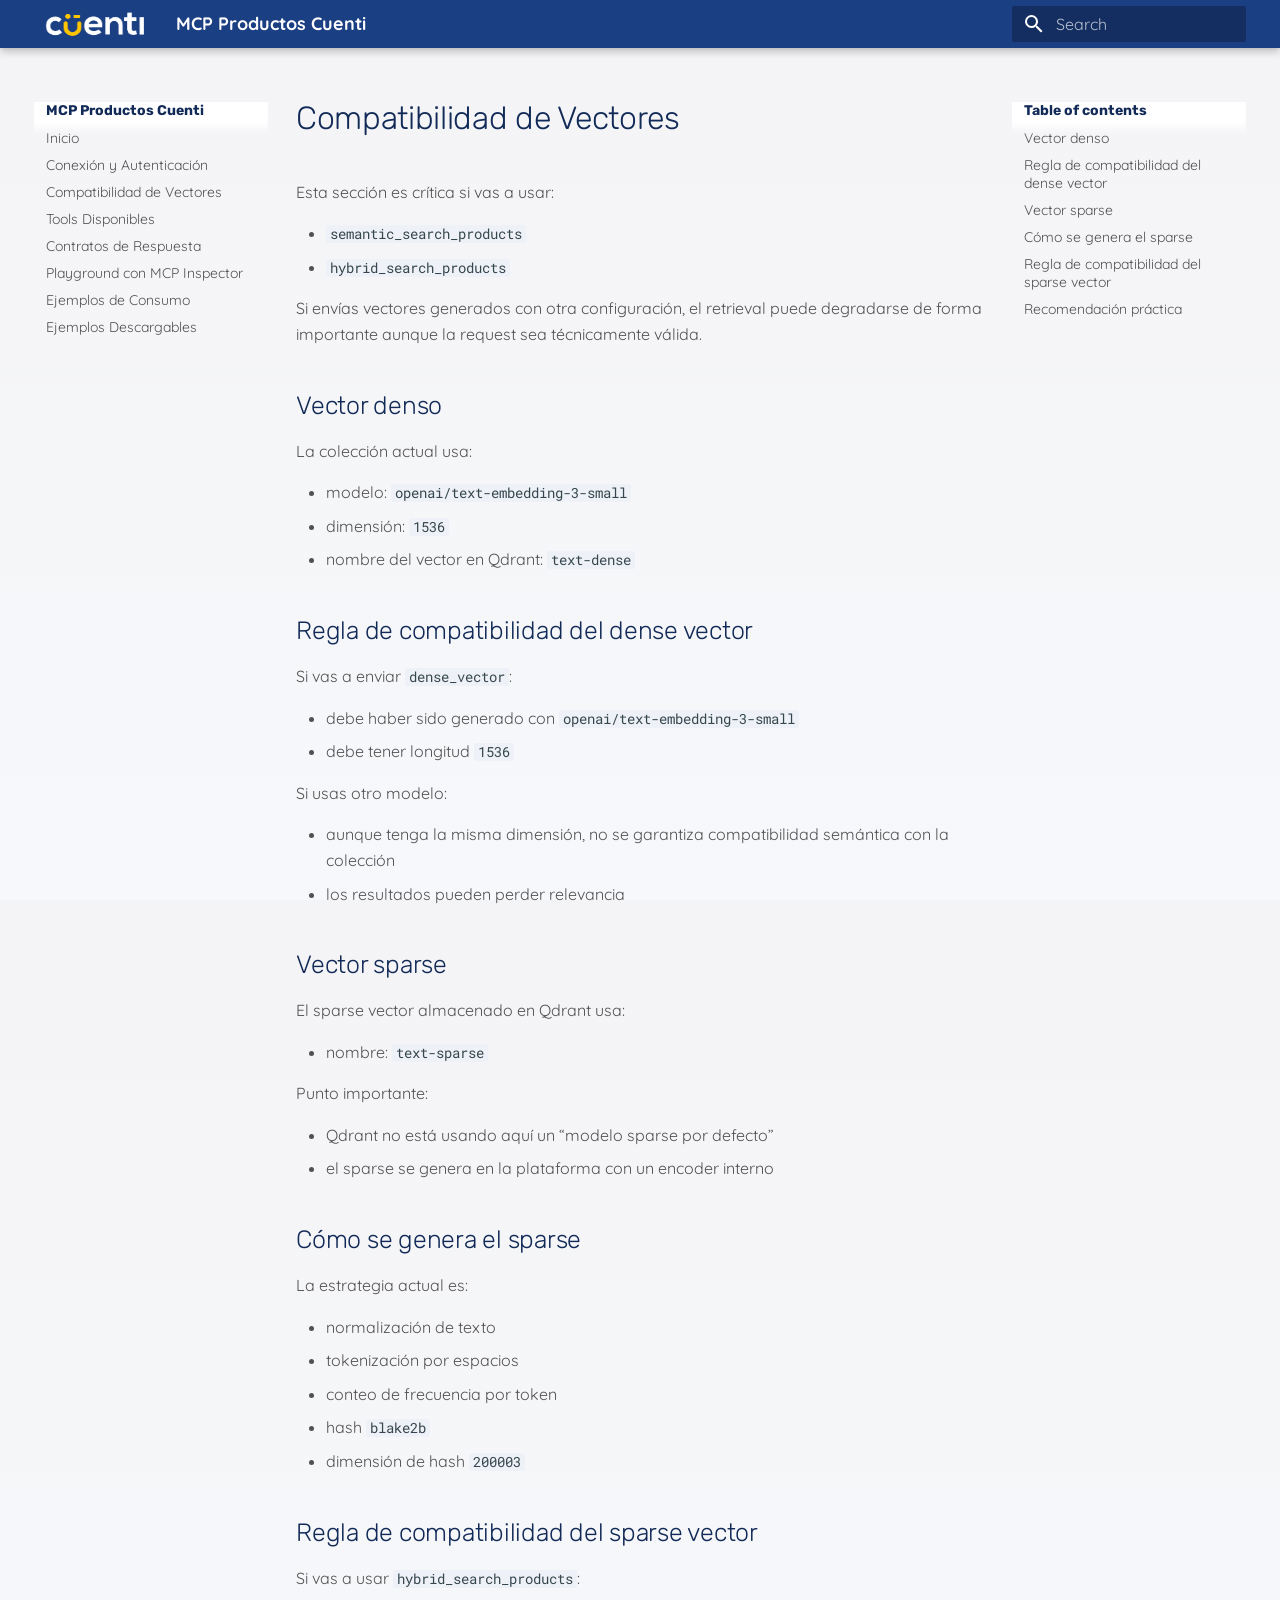
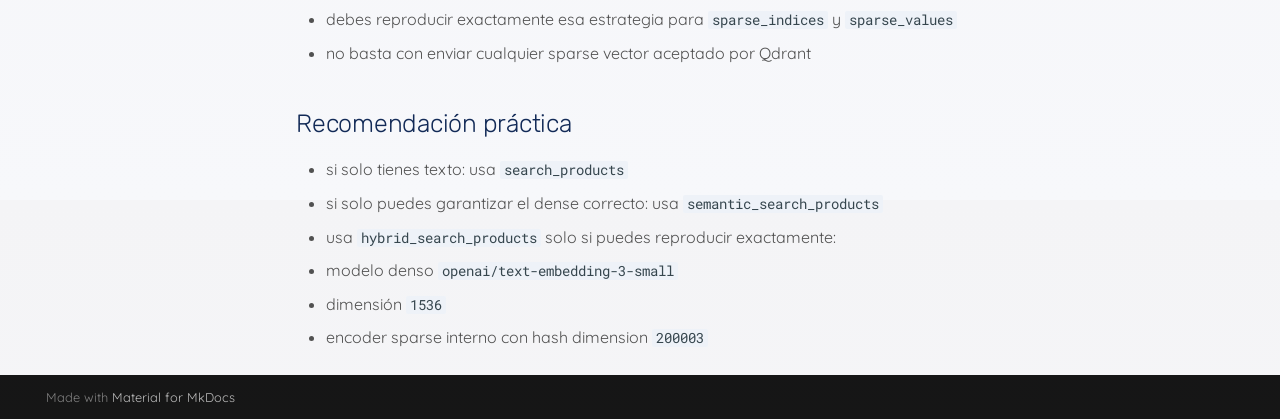
<file: vectores/index.html>
<!doctype html>
<html lang="en" class="no-js">
  <head>
    
      <meta charset="utf-8">
      <meta name="viewport" content="width=device-width,initial-scale=1">
      
        <meta name="description" content="Documentación oficial del MCP de productos">
      
      
      
        <link rel="canonical" href="https://cuenti.github.io/mcp-productos-docs/vectores/">
      
      
        <link rel="prev" href="../conexion/">
      
      
        <link rel="next" href="../tools/">
      
      
        
      
      
      <link rel="icon" href="../assets/favicon.ico">
      <meta name="generator" content="mkdocs-1.6.1, mkdocs-material-9.7.6">
    
    
      
        <title>Compatibilidad de Vectores - MCP Productos Cuenti</title>
      
    
    
      <link rel="stylesheet" href="../assets/stylesheets/main.484c7ddc.min.css">
      
        
        <link rel="stylesheet" href="../assets/stylesheets/palette.ab4e12ef.min.css">
      
      


    
    
      
    
    
      
        
        
        <link rel="preconnect" href="https://fonts.gstatic.com" crossorigin>
        <link rel="stylesheet" href="https://fonts.googleapis.com/css?family=Quicksand:300,300i,400,400i,700,700i%7CRoboto+Mono:400,400i,700,700i&display=fallback">
        <style>:root{--md-text-font:"Quicksand";--md-code-font:"Roboto Mono"}</style>
      
    
    
      <link rel="stylesheet" href="../styles/extra.css">
    
    <script>__md_scope=new URL("..",location),__md_hash=e=>[...e].reduce(((e,_)=>(e<<5)-e+_.charCodeAt(0)),0),__md_get=(e,_=localStorage,t=__md_scope)=>JSON.parse(_.getItem(t.pathname+"."+e)),__md_set=(e,_,t=localStorage,a=__md_scope)=>{try{t.setItem(a.pathname+"."+e,JSON.stringify(_))}catch(e){}}</script>
    
      

    
    
  </head>
  
  
    
    
      
    
    
    
    
    <body dir="ltr" data-md-color-scheme="default" data-md-color-primary="blue" data-md-color-accent="light-blue">
  
    
    <input class="md-toggle" data-md-toggle="drawer" type="checkbox" id="__drawer" autocomplete="off">
    <input class="md-toggle" data-md-toggle="search" type="checkbox" id="__search" autocomplete="off">
    <label class="md-overlay" for="__drawer"></label>
    <div data-md-component="skip">
      
        
        <a href="#compatibilidad-de-vectores" class="md-skip">
          Skip to content
        </a>
      
    </div>
    <div data-md-component="announce">
      
    </div>
    
    
      

  

<header class="md-header md-header--shadow" data-md-component="header">
  <nav class="md-header__inner md-grid" aria-label="Header">
    <a href=".." title="MCP Productos Cuenti" class="md-header__button md-logo" aria-label="MCP Productos Cuenti" data-md-component="logo">
      
  <img src="../assets/cuenti-logo.png" alt="logo">

    </a>
    <label class="md-header__button md-icon" for="__drawer">
      
      <svg xmlns="http://www.w3.org/2000/svg" viewBox="0 0 24 24"><path d="M3 6h18v2H3zm0 5h18v2H3zm0 5h18v2H3z"/></svg>
    </label>
    <div class="md-header__title" data-md-component="header-title">
      <div class="md-header__ellipsis">
        <div class="md-header__topic">
          <span class="md-ellipsis">
            MCP Productos Cuenti
          </span>
        </div>
        <div class="md-header__topic" data-md-component="header-topic">
          <span class="md-ellipsis">
            
              Compatibilidad de Vectores
            
          </span>
        </div>
      </div>
    </div>
    
      
        <form class="md-header__option" data-md-component="palette">
  
    
    
    
    <input class="md-option" data-md-color-media="" data-md-color-scheme="default" data-md-color-primary="blue" data-md-color-accent="light-blue"  aria-hidden="true"  type="radio" name="__palette" id="__palette_0">
    
  
</form>
      
    
    
      <script>var palette=__md_get("__palette");if(palette&&palette.color){if("(prefers-color-scheme)"===palette.color.media){var media=matchMedia("(prefers-color-scheme: light)"),input=document.querySelector(media.matches?"[data-md-color-media='(prefers-color-scheme: light)']":"[data-md-color-media='(prefers-color-scheme: dark)']");palette.color.media=input.getAttribute("data-md-color-media"),palette.color.scheme=input.getAttribute("data-md-color-scheme"),palette.color.primary=input.getAttribute("data-md-color-primary"),palette.color.accent=input.getAttribute("data-md-color-accent")}for(var[key,value]of Object.entries(palette.color))document.body.setAttribute("data-md-color-"+key,value)}</script>
    
    
    
      
      
        <label class="md-header__button md-icon" for="__search">
          
          <svg xmlns="http://www.w3.org/2000/svg" viewBox="0 0 24 24"><path d="M9.5 3A6.5 6.5 0 0 1 16 9.5c0 1.61-.59 3.09-1.56 4.23l.27.27h.79l5 5-1.5 1.5-5-5v-.79l-.27-.27A6.52 6.52 0 0 1 9.5 16 6.5 6.5 0 0 1 3 9.5 6.5 6.5 0 0 1 9.5 3m0 2C7 5 5 7 5 9.5S7 14 9.5 14 14 12 14 9.5 12 5 9.5 5"/></svg>
        </label>
        <div class="md-search" data-md-component="search" role="dialog">
  <label class="md-search__overlay" for="__search"></label>
  <div class="md-search__inner" role="search">
    <form class="md-search__form" name="search">
      <input type="text" class="md-search__input" name="query" aria-label="Search" placeholder="Search" autocapitalize="off" autocorrect="off" autocomplete="off" spellcheck="false" data-md-component="search-query" required>
      <label class="md-search__icon md-icon" for="__search">
        
        <svg xmlns="http://www.w3.org/2000/svg" viewBox="0 0 24 24"><path d="M9.5 3A6.5 6.5 0 0 1 16 9.5c0 1.61-.59 3.09-1.56 4.23l.27.27h.79l5 5-1.5 1.5-5-5v-.79l-.27-.27A6.52 6.52 0 0 1 9.5 16 6.5 6.5 0 0 1 3 9.5 6.5 6.5 0 0 1 9.5 3m0 2C7 5 5 7 5 9.5S7 14 9.5 14 14 12 14 9.5 12 5 9.5 5"/></svg>
        
        <svg xmlns="http://www.w3.org/2000/svg" viewBox="0 0 24 24"><path d="M20 11v2H8l5.5 5.5-1.42 1.42L4.16 12l7.92-7.92L13.5 5.5 8 11z"/></svg>
      </label>
      <nav class="md-search__options" aria-label="Search">
        
        <button type="reset" class="md-search__icon md-icon" title="Clear" aria-label="Clear" tabindex="-1">
          
          <svg xmlns="http://www.w3.org/2000/svg" viewBox="0 0 24 24"><path d="M19 6.41 17.59 5 12 10.59 6.41 5 5 6.41 10.59 12 5 17.59 6.41 19 12 13.41 17.59 19 19 17.59 13.41 12z"/></svg>
        </button>
      </nav>
      
    </form>
    <div class="md-search__output">
      <div class="md-search__scrollwrap" tabindex="0" data-md-scrollfix>
        <div class="md-search-result" data-md-component="search-result">
          <div class="md-search-result__meta">
            Initializing search
          </div>
          <ol class="md-search-result__list" role="presentation"></ol>
        </div>
      </div>
    </div>
  </div>
</div>
      
    
    
      <div class="md-header__source">
        <a href="https://github.com/cuenti/mcp-productos-docs" title="Go to repository" class="md-source" data-md-component="source">
  <div class="md-source__icon md-icon">
    
    <svg xmlns="http://www.w3.org/2000/svg" viewBox="0 0 448 512"><!--! Font Awesome Free 7.1.0 by @fontawesome - https://fontawesome.com License - https://fontawesome.com/license/free (Icons: CC BY 4.0, Fonts: SIL OFL 1.1, Code: MIT License) Copyright 2025 Fonticons, Inc.--><path d="M439.6 236.1 244 40.5c-5.4-5.5-12.8-8.5-20.4-8.5s-15 3-20.4 8.4L162.5 81l51.5 51.5c27.1-9.1 52.7 16.8 43.4 43.7l49.7 49.7c34.2-11.8 61.2 31 35.5 56.7-26.5 26.5-70.2-2.9-56-37.3L240.3 199v121.9c25.3 12.5 22.3 41.8 9.1 55-6.4 6.4-15.2 10.1-24.3 10.1s-17.8-3.6-24.3-10.1c-17.6-17.6-11.1-46.9 11.2-56v-123c-20.8-8.5-24.6-30.7-18.6-45L142.6 101 8.5 235.1C3 240.6 0 247.9 0 255.5s3 15 8.5 20.4l195.6 195.7c5.4 5.4 12.7 8.4 20.4 8.4s15-3 20.4-8.4l194.7-194.7c5.4-5.4 8.4-12.8 8.4-20.4s-3-15-8.4-20.4"/></svg>
  </div>
  <div class="md-source__repository">
    cuenti/mcp-productos-docs
  </div>
</a>
      </div>
    
  </nav>
  
</header>
    
    <div class="md-container" data-md-component="container">
      
      
        
          
        
      
      <main class="md-main" data-md-component="main">
        <div class="md-main__inner md-grid">
          
            
              
              <div class="md-sidebar md-sidebar--primary" data-md-component="sidebar" data-md-type="navigation" >
                <div class="md-sidebar__scrollwrap">
                  <div class="md-sidebar__inner">
                    



<nav class="md-nav md-nav--primary" aria-label="Navigation" data-md-level="0">
  <label class="md-nav__title" for="__drawer">
    <a href=".." title="MCP Productos Cuenti" class="md-nav__button md-logo" aria-label="MCP Productos Cuenti" data-md-component="logo">
      
  <img src="../assets/cuenti-logo.png" alt="logo">

    </a>
    MCP Productos Cuenti
  </label>
  
    <div class="md-nav__source">
      <a href="https://github.com/cuenti/mcp-productos-docs" title="Go to repository" class="md-source" data-md-component="source">
  <div class="md-source__icon md-icon">
    
    <svg xmlns="http://www.w3.org/2000/svg" viewBox="0 0 448 512"><!--! Font Awesome Free 7.1.0 by @fontawesome - https://fontawesome.com License - https://fontawesome.com/license/free (Icons: CC BY 4.0, Fonts: SIL OFL 1.1, Code: MIT License) Copyright 2025 Fonticons, Inc.--><path d="M439.6 236.1 244 40.5c-5.4-5.5-12.8-8.5-20.4-8.5s-15 3-20.4 8.4L162.5 81l51.5 51.5c27.1-9.1 52.7 16.8 43.4 43.7l49.7 49.7c34.2-11.8 61.2 31 35.5 56.7-26.5 26.5-70.2-2.9-56-37.3L240.3 199v121.9c25.3 12.5 22.3 41.8 9.1 55-6.4 6.4-15.2 10.1-24.3 10.1s-17.8-3.6-24.3-10.1c-17.6-17.6-11.1-46.9 11.2-56v-123c-20.8-8.5-24.6-30.7-18.6-45L142.6 101 8.5 235.1C3 240.6 0 247.9 0 255.5s3 15 8.5 20.4l195.6 195.7c5.4 5.4 12.7 8.4 20.4 8.4s15-3 20.4-8.4l194.7-194.7c5.4-5.4 8.4-12.8 8.4-20.4s-3-15-8.4-20.4"/></svg>
  </div>
  <div class="md-source__repository">
    cuenti/mcp-productos-docs
  </div>
</a>
    </div>
  
  <ul class="md-nav__list" data-md-scrollfix>
    
      
      
  
  
  
  
    <li class="md-nav__item">
      <a href=".." class="md-nav__link">
        
  
  
  <span class="md-ellipsis">
    
  
    Inicio
  

    
  </span>
  
  

      </a>
    </li>
  

    
      
      
  
  
  
  
    <li class="md-nav__item">
      <a href="../conexion/" class="md-nav__link">
        
  
  
  <span class="md-ellipsis">
    
  
    Conexión y Autenticación
  

    
  </span>
  
  

      </a>
    </li>
  

    
      
      
  
  
    
  
  
  
    <li class="md-nav__item md-nav__item--active">
      
      <input class="md-nav__toggle md-toggle" type="checkbox" id="__toc">
      
      
        
      
      
        <label class="md-nav__link md-nav__link--active" for="__toc">
          
  
  
  <span class="md-ellipsis">
    
  
    Compatibilidad de Vectores
  

    
  </span>
  
  

          <span class="md-nav__icon md-icon"></span>
        </label>
      
      <a href="./" class="md-nav__link md-nav__link--active">
        
  
  
  <span class="md-ellipsis">
    
  
    Compatibilidad de Vectores
  

    
  </span>
  
  

      </a>
      
        

<nav class="md-nav md-nav--secondary" aria-label="Table of contents">
  
  
  
    
  
  
    <label class="md-nav__title" for="__toc">
      <span class="md-nav__icon md-icon"></span>
      Table of contents
    </label>
    <ul class="md-nav__list" data-md-component="toc" data-md-scrollfix>
      
        <li class="md-nav__item">
  <a href="#vector-denso" class="md-nav__link">
    <span class="md-ellipsis">
      
        Vector denso
      
    </span>
  </a>
  
</li>
      
        <li class="md-nav__item">
  <a href="#regla-de-compatibilidad-del-dense-vector" class="md-nav__link">
    <span class="md-ellipsis">
      
        Regla de compatibilidad del dense vector
      
    </span>
  </a>
  
</li>
      
        <li class="md-nav__item">
  <a href="#vector-sparse" class="md-nav__link">
    <span class="md-ellipsis">
      
        Vector sparse
      
    </span>
  </a>
  
</li>
      
        <li class="md-nav__item">
  <a href="#como-se-genera-el-sparse" class="md-nav__link">
    <span class="md-ellipsis">
      
        Cómo se genera el sparse
      
    </span>
  </a>
  
</li>
      
        <li class="md-nav__item">
  <a href="#regla-de-compatibilidad-del-sparse-vector" class="md-nav__link">
    <span class="md-ellipsis">
      
        Regla de compatibilidad del sparse vector
      
    </span>
  </a>
  
</li>
      
        <li class="md-nav__item">
  <a href="#recomendacion-practica" class="md-nav__link">
    <span class="md-ellipsis">
      
        Recomendación práctica
      
    </span>
  </a>
  
</li>
      
    </ul>
  
</nav>
      
    </li>
  

    
      
      
  
  
  
  
    <li class="md-nav__item">
      <a href="../tools/" class="md-nav__link">
        
  
  
  <span class="md-ellipsis">
    
  
    Tools Disponibles
  

    
  </span>
  
  

      </a>
    </li>
  

    
      
      
  
  
  
  
    <li class="md-nav__item">
      <a href="../respuestas/" class="md-nav__link">
        
  
  
  <span class="md-ellipsis">
    
  
    Contratos de Respuesta
  

    
  </span>
  
  

      </a>
    </li>
  

    
      
      
  
  
  
  
    <li class="md-nav__item">
      <a href="../playground-inspector/" class="md-nav__link">
        
  
  
  <span class="md-ellipsis">
    
  
    Playground con MCP Inspector
  

    
  </span>
  
  

      </a>
    </li>
  

    
      
      
  
  
  
  
    <li class="md-nav__item">
      <a href="../ejemplos/" class="md-nav__link">
        
  
  
  <span class="md-ellipsis">
    
  
    Ejemplos de Consumo
  

    
  </span>
  
  

      </a>
    </li>
  

    
      
      
  
  
  
  
    <li class="md-nav__item">
      <a href="../ejemplos-uso/" class="md-nav__link">
        
  
  
  <span class="md-ellipsis">
    
  
    Ejemplos Descargables
  

    
  </span>
  
  

      </a>
    </li>
  

    
  </ul>
</nav>
                  </div>
                </div>
              </div>
            
            
              
              <div class="md-sidebar md-sidebar--secondary" data-md-component="sidebar" data-md-type="toc" >
                <div class="md-sidebar__scrollwrap">
                  <div class="md-sidebar__inner">
                    

<nav class="md-nav md-nav--secondary" aria-label="Table of contents">
  
  
  
    
  
  
    <label class="md-nav__title" for="__toc">
      <span class="md-nav__icon md-icon"></span>
      Table of contents
    </label>
    <ul class="md-nav__list" data-md-component="toc" data-md-scrollfix>
      
        <li class="md-nav__item">
  <a href="#vector-denso" class="md-nav__link">
    <span class="md-ellipsis">
      
        Vector denso
      
    </span>
  </a>
  
</li>
      
        <li class="md-nav__item">
  <a href="#regla-de-compatibilidad-del-dense-vector" class="md-nav__link">
    <span class="md-ellipsis">
      
        Regla de compatibilidad del dense vector
      
    </span>
  </a>
  
</li>
      
        <li class="md-nav__item">
  <a href="#vector-sparse" class="md-nav__link">
    <span class="md-ellipsis">
      
        Vector sparse
      
    </span>
  </a>
  
</li>
      
        <li class="md-nav__item">
  <a href="#como-se-genera-el-sparse" class="md-nav__link">
    <span class="md-ellipsis">
      
        Cómo se genera el sparse
      
    </span>
  </a>
  
</li>
      
        <li class="md-nav__item">
  <a href="#regla-de-compatibilidad-del-sparse-vector" class="md-nav__link">
    <span class="md-ellipsis">
      
        Regla de compatibilidad del sparse vector
      
    </span>
  </a>
  
</li>
      
        <li class="md-nav__item">
  <a href="#recomendacion-practica" class="md-nav__link">
    <span class="md-ellipsis">
      
        Recomendación práctica
      
    </span>
  </a>
  
</li>
      
    </ul>
  
</nav>
                  </div>
                </div>
              </div>
            
          
          
            <div class="md-content" data-md-component="content">
              
              <article class="md-content__inner md-typeset">
                
                  


  
  


<h1 id="compatibilidad-de-vectores">Compatibilidad de Vectores<a class="headerlink" href="#compatibilidad-de-vectores" title="Permanent link">&para;</a></h1>
<p>Esta sección es crítica si vas a usar:</p>
<ul>
<li><code>semantic_search_products</code></li>
<li><code>hybrid_search_products</code></li>
</ul>
<p>Si envías vectores generados con otra configuración, el retrieval puede degradarse de forma importante aunque la request sea técnicamente válida.</p>
<h2 id="vector-denso">Vector denso<a class="headerlink" href="#vector-denso" title="Permanent link">&para;</a></h2>
<p>La colección actual usa:</p>
<ul>
<li>modelo: <code>openai/text-embedding-3-small</code></li>
<li>dimensión: <code>1536</code></li>
<li>nombre del vector en Qdrant: <code>text-dense</code></li>
</ul>
<h2 id="regla-de-compatibilidad-del-dense-vector">Regla de compatibilidad del dense vector<a class="headerlink" href="#regla-de-compatibilidad-del-dense-vector" title="Permanent link">&para;</a></h2>
<p>Si vas a enviar <code>dense_vector</code>:</p>
<ul>
<li>debe haber sido generado con <code>openai/text-embedding-3-small</code></li>
<li>debe tener longitud <code>1536</code></li>
</ul>
<p>Si usas otro modelo:</p>
<ul>
<li>aunque tenga la misma dimensión, no se garantiza compatibilidad semántica con la colección</li>
<li>los resultados pueden perder relevancia</li>
</ul>
<h2 id="vector-sparse">Vector sparse<a class="headerlink" href="#vector-sparse" title="Permanent link">&para;</a></h2>
<p>El sparse vector almacenado en Qdrant usa:</p>
<ul>
<li>nombre: <code>text-sparse</code></li>
</ul>
<p>Punto importante:</p>
<ul>
<li>Qdrant no está usando aquí un “modelo sparse por defecto”</li>
<li>el sparse se genera en la plataforma con un encoder interno</li>
</ul>
<h2 id="como-se-genera-el-sparse">Cómo se genera el sparse<a class="headerlink" href="#como-se-genera-el-sparse" title="Permanent link">&para;</a></h2>
<p>La estrategia actual es:</p>
<ul>
<li>normalización de texto</li>
<li>tokenización por espacios</li>
<li>conteo de frecuencia por token</li>
<li>hash <code>blake2b</code></li>
<li>dimensión de hash <code>200003</code></li>
</ul>
<h2 id="regla-de-compatibilidad-del-sparse-vector">Regla de compatibilidad del sparse vector<a class="headerlink" href="#regla-de-compatibilidad-del-sparse-vector" title="Permanent link">&para;</a></h2>
<p>Si vas a usar <code>hybrid_search_products</code>:</p>
<ul>
<li>debes reproducir exactamente esa estrategia para <code>sparse_indices</code> y <code>sparse_values</code></li>
<li>no basta con enviar cualquier sparse vector aceptado por Qdrant</li>
</ul>
<h2 id="recomendacion-practica">Recomendación práctica<a class="headerlink" href="#recomendacion-practica" title="Permanent link">&para;</a></h2>
<ul>
<li>si solo tienes texto: usa <code>search_products</code></li>
<li>si solo puedes garantizar el dense correcto: usa <code>semantic_search_products</code></li>
<li>usa <code>hybrid_search_products</code> solo si puedes reproducir exactamente:</li>
<li>modelo denso <code>openai/text-embedding-3-small</code></li>
<li>dimensión <code>1536</code></li>
<li>encoder sparse interno con hash dimension <code>200003</code></li>
</ul>












                
              </article>
            </div>
          
          
<script>var target=document.getElementById(location.hash.slice(1));target&&target.name&&(target.checked=target.name.startsWith("__tabbed_"))</script>
        </div>
        
      </main>
      
        <footer class="md-footer">
  
  <div class="md-footer-meta md-typeset">
    <div class="md-footer-meta__inner md-grid">
      <div class="md-copyright">
  
  
    Made with
    <a href="https://squidfunk.github.io/mkdocs-material/" target="_blank" rel="noopener">
      Material for MkDocs
    </a>
  
</div>
      
    </div>
  </div>
</footer>
      
    </div>
    <div class="md-dialog" data-md-component="dialog">
      <div class="md-dialog__inner md-typeset"></div>
    </div>
    
    
    
      
      
      <script id="__config" type="application/json">{"annotate": null, "base": "..", "features": [], "search": "../assets/javascripts/workers/search.2c215733.min.js", "tags": null, "translations": {"clipboard.copied": "Copied to clipboard", "clipboard.copy": "Copy to clipboard", "search.result.more.one": "1 more on this page", "search.result.more.other": "# more on this page", "search.result.none": "No matching documents", "search.result.one": "1 matching document", "search.result.other": "# matching documents", "search.result.placeholder": "Type to start searching", "search.result.term.missing": "Missing", "select.version": "Select version"}, "version": null}</script>
    
    
      <script src="../assets/javascripts/bundle.79ae519e.min.js"></script>
      
    
  </body>
</html>
</file>
<file: styles/extra.css>
@import url("https://fonts.googleapis.com/css2?family=Quicksand:wght@300..700&family=Rubik:wght@300..900&display=swap");

:root {
  --cuenti-bg: #f4f4f6;
  --cuenti-bg-soft: #f7f8fb;
  --cuenti-surface: #fcfcfc;
  --cuenti-text: #1a1a1a;
  --cuenti-text-soft: #515151;
  --cuenti-primary: #1b3f83;
  --cuenti-primary-strong: #122a57;
  --cuenti-accent: #ffc600;
  --cuenti-border: #cdcdcd;
  --cuenti-link: #2664cf;
}

body,
input {
  font-family: "Quicksand", sans-serif;
}

body {
  background: linear-gradient(180deg, var(--cuenti-bg) 0%, var(--cuenti-bg-soft) 100%);
  color: var(--cuenti-text);
}

.md-header {
  background-color: var(--cuenti-primary);
}

.md-tabs {
  background-color: var(--cuenti-primary-strong);
}

.md-content,
.md-sidebar,
.md-search__form,
.md-typeset table:not([class]) {
  border-color: var(--cuenti-border);
}

.md-typeset h1,
.md-typeset h2,
.md-typeset h3,
.md-typeset h4,
.md-typeset h5,
.md-typeset h6,
.md-nav__title {
  font-family: "Rubik", sans-serif;
  color: var(--cuenti-primary-strong);
}

.md-header__title,
.md-header__topic,
.md-header__button,
.md-header__ellipsis {
  color: #ffffff !important;
}

.md-typeset,
.md-nav,
.md-header__topic,
.md-search-result__title {
  color: var(--cuenti-text);
}

.md-typeset p,
.md-typeset li,
.md-typeset td,
.md-typeset th,
.md-nav__item .md-nav__link {
  color: var(--cuenti-text-soft);
}

.md-typeset a,
.md-nav__link:hover,
.md-tabs__link:hover {
  color: var(--cuenti-link);
}

.md-typeset a:hover {
  color: var(--cuenti-primary);
}

.md-typeset code {
  background-color: #eef2f8;
}

/* Oculta el bloque de repo ("owner/repo") del header */
.md-source__repository {
  display: none !important;
}

.md-header__source,
.md-source {
  display: none !important;
}

.md-typeset .admonition,
.md-typeset details {
  border-color: var(--cuenti-border);
  background-color: var(--cuenti-surface);
}
</file>
<file: assets/stylesheets/main.484c7ddc.min.css>
@charset "UTF-8";html{-webkit-text-size-adjust:none;-moz-text-size-adjust:none;text-size-adjust:none;box-sizing:border-box}*,:after,:before{box-sizing:inherit}@media (prefers-reduced-motion){*,:after,:before{transition:none!important}}body{margin:0}a,button,input,label{-webkit-tap-highlight-color:transparent}a{color:inherit;text-decoration:none}hr{border:0;box-sizing:initial;display:block;height:.05rem;overflow:visible;padding:0}small{font-size:80%}sub,sup{line-height:1em}img{border-style:none}table{border-collapse:initial;border-spacing:0}td,th{font-weight:400;vertical-align:top}button{background:#0000;border:0;font-family:inherit;font-size:inherit;margin:0;padding:0}input{border:0;outline:none}:root{--md-primary-fg-color:#4051b5;--md-primary-fg-color--light:#5d6cc0;--md-primary-fg-color--dark:#303fa1;--md-primary-bg-color:#fff;--md-primary-bg-color--light:#ffffffb3;--md-accent-fg-color:#526cfe;--md-accent-fg-color--transparent:#526cfe1a;--md-accent-bg-color:#fff;--md-accent-bg-color--light:#ffffffb3}[data-md-color-scheme=default]{color-scheme:light}[data-md-color-scheme=default] img[src$="#gh-dark-mode-only"],[data-md-color-scheme=default] img[src$="#only-dark"]{display:none}:root,[data-md-color-scheme=default]{--md-hue:225deg;--md-default-fg-color:#000000de;--md-default-fg-color--light:#0000008a;--md-default-fg-color--lighter:#00000052;--md-default-fg-color--lightest:#00000012;--md-default-bg-color:#fff;--md-default-bg-color--light:#ffffffb3;--md-default-bg-color--lighter:#ffffff4d;--md-default-bg-color--lightest:#ffffff1f;--md-code-fg-color:#36464e;--md-code-bg-color:#f5f5f5;--md-code-bg-color--light:#f5f5f5b3;--md-code-bg-color--lighter:#f5f5f54d;--md-code-hl-color:#4287ff;--md-code-hl-color--light:#4287ff1a;--md-code-hl-number-color:#d52a2a;--md-code-hl-special-color:#db1457;--md-code-hl-function-color:#a846b9;--md-code-hl-constant-color:#6e59d9;--md-code-hl-keyword-color:#3f6ec6;--md-code-hl-string-color:#1c7d4d;--md-code-hl-name-color:var(--md-code-fg-color);--md-code-hl-operator-color:var(--md-default-fg-color--light);--md-code-hl-punctuation-color:var(--md-default-fg-color--light);--md-code-hl-comment-color:var(--md-default-fg-color--light);--md-code-hl-generic-color:var(--md-default-fg-color--light);--md-code-hl-variable-color:var(--md-default-fg-color--light);--md-typeset-color:var(--md-default-fg-color);--md-typeset-a-color:var(--md-primary-fg-color);--md-typeset-del-color:#f5503d26;--md-typeset-ins-color:#0bd57026;--md-typeset-kbd-color:#fafafa;--md-typeset-kbd-accent-color:#fff;--md-typeset-kbd-border-color:#b8b8b8;--md-typeset-mark-color:#ffff0080;--md-typeset-table-color:#0000001f;--md-typeset-table-color--light:rgba(0,0,0,.035);--md-admonition-fg-color:var(--md-default-fg-color);--md-admonition-bg-color:var(--md-default-bg-color);--md-warning-fg-color:#000000de;--md-warning-bg-color:#ff9;--md-footer-fg-color:#fff;--md-footer-fg-color--light:#ffffffb3;--md-footer-fg-color--lighter:#ffffff73;--md-footer-bg-color:#000000de;--md-footer-bg-color--dark:#00000052;--md-shadow-z1:0 0.2rem 0.5rem #0000000d,0 0 0.05rem #0000001a;--md-shadow-z2:0 0.2rem 0.5rem #0000001a,0 0 0.05rem #00000040;--md-shadow-z3:0 0.2rem 0.5rem #0003,0 0 0.05rem #00000059}.md-icon svg{fill:currentcolor;display:block;height:1.2rem;width:1.2rem}body{-webkit-font-smoothing:antialiased;-moz-osx-font-smoothing:grayscale;--md-text-font-family:var(--md-text-font,_),-apple-system,BlinkMacSystemFont,Helvetica,Arial,sans-serif;--md-code-font-family:var(--md-code-font,_),SFMono-Regular,Consolas,Menlo,monospace}aside,body,input{font-feature-settings:"kern","liga";color:var(--md-typeset-color);font-family:var(--md-text-font-family)}code,kbd,pre{font-feature-settings:"kern";font-family:var(--md-code-font-family)}:root{--md-typeset-table-sort-icon:url('data:image/svg+xml;charset=utf-8,<svg xmlns="http://www.w3.org/2000/svg" viewBox="0 0 24 24"><path d="m18 21-4-4h3V7h-3l4-4 4 4h-3v10h3M2 19v-2h10v2M2 13v-2h7v2M2 7V5h4v2z"/></svg>');--md-typeset-table-sort-icon--asc:url('data:image/svg+xml;charset=utf-8,<svg xmlns="http://www.w3.org/2000/svg" viewBox="0 0 24 24"><path d="M19 17h3l-4 4-4-4h3V3h2M2 17h10v2H2M6 5v2H2V5m0 6h7v2H2z"/></svg>');--md-typeset-table-sort-icon--desc:url('data:image/svg+xml;charset=utf-8,<svg xmlns="http://www.w3.org/2000/svg" viewBox="0 0 24 24"><path d="M19 7h3l-4-4-4 4h3v14h2M2 17h10v2H2M6 5v2H2V5m0 6h7v2H2z"/></svg>')}.md-typeset{-webkit-print-color-adjust:exact;color-adjust:exact;font-size:.8rem;line-height:1.6;overflow-wrap:break-word}@media print{.md-typeset{font-size:.68rem}}.md-typeset blockquote,.md-typeset dl,.md-typeset figure,.md-typeset ol,.md-typeset pre,.md-typeset ul{margin-bottom:1em;margin-top:1em}.md-typeset h1{color:var(--md-default-fg-color--light);font-size:2em;line-height:1.3;margin:0 0 1.25em}.md-typeset h1,.md-typeset h2{font-weight:300;letter-spacing:-.01em}.md-typeset h2{font-size:1.5625em;line-height:1.4;margin:1.6em 0 .64em}.md-typeset h3{font-size:1.25em;font-weight:400;letter-spacing:-.01em;line-height:1.5;margin:1.6em 0 .8em}.md-typeset h2+h3{margin-top:.8em}.md-typeset h4{font-weight:700;letter-spacing:-.01em;margin:1em 0}.md-typeset h5,.md-typeset h6{color:var(--md-default-fg-color--light);font-size:.8em;font-weight:700;letter-spacing:-.01em;margin:1.25em 0}.md-typeset h5{text-transform:uppercase}.md-typeset h5 code{text-transform:none}.md-typeset hr{border-bottom:.05rem solid var(--md-default-fg-color--lightest);display:flow-root;margin:1.5em 0}.md-typeset a{color:var(--md-typeset-a-color);word-break:break-word}.md-typeset a,.md-typeset a:before{transition:color 125ms}.md-typeset a:focus,.md-typeset a:hover{color:var(--md-accent-fg-color)}.md-typeset a:focus code,.md-typeset a:hover code{background-color:var(--md-accent-fg-color--transparent);color:var(--md-accent-fg-color)}.md-typeset a code{color:var(--md-typeset-a-color)}.md-typeset a.focus-visible{outline-color:var(--md-accent-fg-color);outline-offset:.2rem}.md-typeset code,.md-typeset kbd,.md-typeset pre{color:var(--md-code-fg-color);direction:ltr;font-variant-ligatures:none;transition:background-color 125ms}@media print{.md-typeset code,.md-typeset kbd,.md-typeset pre{white-space:pre-wrap}}.md-typeset code{background-color:var(--md-code-bg-color);border-radius:.1rem;-webkit-box-decoration-break:clone;box-decoration-break:clone;font-size:.85em;padding:0 .2941176471em;transition:color 125ms,background-color 125ms;word-break:break-word}.md-typeset code:not(.focus-visible){-webkit-tap-highlight-color:transparent;outline:none}.md-typeset pre{display:flow-root;line-height:1.4;position:relative}.md-typeset pre>code{-webkit-box-decoration-break:slice;box-decoration-break:slice;box-shadow:none;display:block;margin:0;outline-color:var(--md-accent-fg-color);overflow:auto;padding:.7720588235em 1.1764705882em;scrollbar-color:var(--md-default-fg-color--lighter) #0000;scrollbar-width:thin;touch-action:auto;word-break:normal}.md-typeset pre>code:hover{scrollbar-color:var(--md-accent-fg-color) #0000}.md-typeset pre>code::-webkit-scrollbar{height:.2rem;width:.2rem}.md-typeset pre>code::-webkit-scrollbar-thumb{background-color:var(--md-default-fg-color--lighter)}.md-typeset pre>code::-webkit-scrollbar-thumb:hover{background-color:var(--md-accent-fg-color)}.md-typeset kbd{background-color:var(--md-typeset-kbd-color);border-radius:.1rem;box-shadow:0 .1rem 0 .05rem var(--md-typeset-kbd-border-color),0 .1rem 0 var(--md-typeset-kbd-border-color),0 -.1rem .2rem var(--md-typeset-kbd-accent-color) inset;color:var(--md-default-fg-color);display:inline-block;font-size:.75em;padding:0 .6666666667em;vertical-align:text-top;word-break:break-word}.md-typeset mark{background-color:var(--md-typeset-mark-color);-webkit-box-decoration-break:clone;box-decoration-break:clone;color:inherit;word-break:break-word}.md-typeset abbr{cursor:help;text-decoration:none}.md-typeset [data-preview],.md-typeset abbr{border-bottom:.05rem dotted var(--md-default-fg-color--light)}.md-typeset small{opacity:.75}[dir=ltr] .md-typeset sub,[dir=ltr] .md-typeset sup{margin-left:.078125em}[dir=rtl] .md-typeset sub,[dir=rtl] .md-typeset sup{margin-right:.078125em}[dir=ltr] .md-typeset blockquote{padding-left:.6rem}[dir=rtl] .md-typeset blockquote{padding-right:.6rem}[dir=ltr] .md-typeset blockquote{border-left:.2rem solid var(--md-default-fg-color--lighter)}[dir=rtl] .md-typeset blockquote{border-right:.2rem solid var(--md-default-fg-color--lighter)}.md-typeset blockquote{color:var(--md-default-fg-color--light);margin-left:0;margin-right:0}.md-typeset ul{list-style-type:disc}.md-typeset ul[type]{list-style-type:revert-layer}[dir=ltr] .md-typeset ol,[dir=ltr] .md-typeset ul{margin-left:.625em}[dir=rtl] .md-typeset ol,[dir=rtl] .md-typeset ul{margin-right:.625em}.md-typeset ol,.md-typeset ul{padding:0}.md-typeset ol:not([hidden]),.md-typeset ul:not([hidden]){display:flow-root}.md-typeset ol ol,.md-typeset ul ol{list-style-type:lower-alpha}.md-typeset ol ol ol,.md-typeset ul ol ol{list-style-type:lower-roman}.md-typeset ol ol ol ol,.md-typeset ul ol ol ol{list-style-type:upper-alpha}.md-typeset ol ol ol ol ol,.md-typeset ul ol ol ol ol{list-style-type:upper-roman}.md-typeset ol[type],.md-typeset ul[type]{list-style-type:revert-layer}[dir=ltr] .md-typeset ol li,[dir=ltr] .md-typeset ul li{margin-left:1.25em}[dir=rtl] .md-typeset ol li,[dir=rtl] .md-typeset ul li{margin-right:1.25em}.md-typeset ol li,.md-typeset ul li{margin-bottom:.5em}.md-typeset ol li blockquote,.md-typeset ol li p,.md-typeset ul li blockquote,.md-typeset ul li p{margin:.5em 0}.md-typeset ol li:last-child,.md-typeset ul li:last-child{margin-bottom:0}[dir=ltr] .md-typeset ol li ol,[dir=ltr] .md-typeset ol li ul,[dir=ltr] .md-typeset ul li ol,[dir=ltr] .md-typeset ul li ul{margin-left:.625em}[dir=rtl] .md-typeset ol li ol,[dir=rtl] .md-typeset ol li ul,[dir=rtl] .md-typeset ul li ol,[dir=rtl] .md-typeset ul li ul{margin-right:.625em}.md-typeset ol li ol,.md-typeset ol li ul,.md-typeset ul li ol,.md-typeset ul li ul{margin-bottom:.5em;margin-top:.5em}[dir=ltr] .md-typeset dd{margin-left:1.875em}[dir=rtl] .md-typeset dd{margin-right:1.875em}.md-typeset dd{margin-bottom:1.5em;margin-top:1em}.md-typeset img,.md-typeset svg,.md-typeset video{height:auto;max-width:100%}.md-typeset img[align=left]{margin:1em 1em 1em 0}.md-typeset img[align=right]{margin:1em 0 1em 1em}.md-typeset img[align]:only-child{margin-top:0}.md-typeset figure{display:flow-root;margin:1em auto;max-width:100%;text-align:center;width:fit-content}.md-typeset figure img{display:block;margin:0 auto}.md-typeset figcaption{font-style:italic;margin:1em auto;max-width:24rem}.md-typeset iframe{max-width:100%}.md-typeset table:not([class]){background-color:var(--md-default-bg-color);border:.05rem solid var(--md-typeset-table-color);border-radius:.1rem;display:inline-block;font-size:.64rem;max-width:100%;overflow:auto;touch-action:auto}@media print{.md-typeset table:not([class]){display:table}}.md-typeset table:not([class])+*{margin-top:1.5em}.md-typeset table:not([class]) td>:first-child,.md-typeset table:not([class]) th>:first-child{margin-top:0}.md-typeset table:not([class]) td>:last-child,.md-typeset table:not([class]) th>:last-child{margin-bottom:0}.md-typeset table:not([class]) td:not([align]),.md-typeset table:not([class]) th:not([align]){text-align:left}[dir=rtl] .md-typeset table:not([class]) td:not([align]),[dir=rtl] .md-typeset table:not([class]) th:not([align]){text-align:right}.md-typeset table:not([class]) th{font-weight:700;min-width:5rem;padding:.9375em 1.25em;vertical-align:top}.md-typeset table:not([class]) td{border-top:.05rem solid var(--md-typeset-table-color);padding:.9375em 1.25em;vertical-align:top}.md-typeset table:not([class]) tbody tr{transition:background-color 125ms}.md-typeset table:not([class]) tbody tr:hover{background-color:var(--md-typeset-table-color--light);box-shadow:0 .05rem 0 var(--md-default-bg-color) inset}.md-typeset table:not([class]) a{word-break:normal}.md-typeset table th[role=columnheader]{cursor:pointer}[dir=ltr] .md-typeset table th[role=columnheader]:after{margin-left:.5em}[dir=rtl] .md-typeset table th[role=columnheader]:after{margin-right:.5em}.md-typeset table th[role=columnheader]:after{content:"";display:inline-block;height:1.2em;-webkit-mask-image:var(--md-typeset-table-sort-icon);mask-image:var(--md-typeset-table-sort-icon);-webkit-mask-repeat:no-repeat;mask-repeat:no-repeat;-webkit-mask-size:contain;mask-size:contain;transition:background-color 125ms;vertical-align:text-bottom;width:1.2em}.md-typeset table th[role=columnheader]:hover:after{background-color:var(--md-default-fg-color--lighter)}.md-typeset table th[role=columnheader][aria-sort=ascending]:after{background-color:var(--md-default-fg-color--light);-webkit-mask-image:var(--md-typeset-table-sort-icon--asc);mask-image:var(--md-typeset-table-sort-icon--asc)}.md-typeset table th[role=columnheader][aria-sort=descending]:after{background-color:var(--md-default-fg-color--light);-webkit-mask-image:var(--md-typeset-table-sort-icon--desc);mask-image:var(--md-typeset-table-sort-icon--desc)}.md-typeset__scrollwrap{margin:1em -.8rem;overflow-x:auto;touch-action:auto}.md-typeset__table{display:inline-block;margin-bottom:.5em;padding:0 .8rem}@media print{.md-typeset__table{display:block}}html .md-typeset__table table{display:table;margin:0;overflow:hidden;width:100%}@media screen and (max-width:44.984375em){.md-content__inner>pre{margin:1em -.8rem}.md-content__inner>pre code{border-radius:0}}.md-typeset .md-author{border-radius:100%;display:block;flex-shrink:0;height:1.6rem;overflow:hidden;position:relative;transition:color 125ms,transform 125ms;width:1.6rem}.md-typeset .md-author img{display:block}.md-typeset .md-author--more{background:var(--md-default-fg-color--lightest);color:var(--md-default-fg-color--lighter);font-size:.6rem;font-weight:700;line-height:1.6rem;text-align:center}.md-typeset .md-author--long{height:2.4rem;width:2.4rem}.md-typeset a.md-author{transform:scale(1)}.md-typeset a.md-author img{border-radius:100%;filter:grayscale(100%) opacity(75%);transition:filter 125ms}.md-typeset a.md-author:focus,.md-typeset a.md-author:hover{transform:scale(1.1);z-index:1}.md-typeset a.md-author:focus img,.md-typeset a.md-author:hover img{filter:grayscale(0)}.md-banner{background-color:var(--md-footer-bg-color);color:var(--md-footer-fg-color);overflow:auto}@media print{.md-banner{display:none}}.md-banner--warning{background-color:var(--md-warning-bg-color);color:var(--md-warning-fg-color)}.md-banner__inner{font-size:.7rem;margin:.6rem auto;padding:0 .8rem}[dir=ltr] .md-banner__button{float:right}[dir=rtl] .md-banner__button{float:left}.md-banner__button{color:inherit;cursor:pointer;transition:opacity .25s}.no-js .md-banner__button{display:none}.md-banner__button:hover{opacity:.7}html{font-size:125%;height:100%;overflow-x:hidden}@media screen and (min-width:100em){html{font-size:137.5%}}@media screen and (min-width:125em){html{font-size:150%}}body{background-color:var(--md-default-bg-color);display:flex;flex-direction:column;font-size:.5rem;min-height:100%;position:relative;width:100%}@media print{body{display:block}}@media screen and (max-width:59.984375em){body[data-md-scrolllock]{position:fixed}}.md-grid{margin-left:auto;margin-right:auto;max-width:61rem}.md-container{display:flex;flex-direction:column;flex-grow:1}@media print{.md-container{display:block}}.md-main{flex-grow:1}.md-main__inner{display:flex;height:100%;margin-top:1.5rem}.md-ellipsis{overflow:hidden;text-overflow:ellipsis}.md-toggle{display:none}.md-option{height:0;opacity:0;position:absolute;width:0}.md-option:checked+label:not([hidden]){display:block}.md-option.focus-visible+label{outline-color:var(--md-accent-fg-color);outline-style:auto}.md-skip{background-color:var(--md-default-fg-color);border-radius:.1rem;color:var(--md-default-bg-color);font-size:.64rem;margin:.5rem;opacity:0;outline-color:var(--md-accent-fg-color);padding:.3rem .5rem;position:fixed;transform:translateY(.4rem);z-index:-1}.md-skip:focus{opacity:1;transform:translateY(0);transition:transform .25s cubic-bezier(.4,0,.2,1),opacity 175ms 75ms;z-index:10}@page{margin:25mm}:root{--md-clipboard-icon:url('data:image/svg+xml;charset=utf-8,<svg xmlns="http://www.w3.org/2000/svg" viewBox="0 0 24 24"><path d="M19 21H8V7h11m0-2H8a2 2 0 0 0-2 2v14a2 2 0 0 0 2 2h11a2 2 0 0 0 2-2V7a2 2 0 0 0-2-2m-3-4H4a2 2 0 0 0-2 2v14h2V3h12z"/></svg>')}.md-clipboard{border-radius:.1rem;color:var(--md-default-fg-color--lightest);cursor:pointer;height:1.5em;outline-color:var(--md-accent-fg-color);outline-offset:.1rem;transition:color .25s;width:1.5em;z-index:1}@media print{.md-clipboard{display:none}}.md-clipboard:not(.focus-visible){-webkit-tap-highlight-color:transparent;outline:none}:hover>.md-clipboard{color:var(--md-default-fg-color--light)}.md-clipboard:focus,.md-clipboard:hover{color:var(--md-accent-fg-color)}.md-clipboard:after{background-color:currentcolor;content:"";display:block;height:1.125em;margin:0 auto;-webkit-mask-image:var(--md-clipboard-icon);mask-image:var(--md-clipboard-icon);-webkit-mask-position:center;mask-position:center;-webkit-mask-repeat:no-repeat;mask-repeat:no-repeat;-webkit-mask-size:contain;mask-size:contain;width:1.125em}.md-clipboard--inline{cursor:pointer}.md-clipboard--inline code{transition:color .25s,background-color .25s}.md-clipboard--inline:focus code,.md-clipboard--inline:hover code{background-color:var(--md-accent-fg-color--transparent);color:var(--md-accent-fg-color)}:root{--md-code-select-icon:url('data:image/svg+xml;charset=utf-8,<svg xmlns="http://www.w3.org/2000/svg" viewBox="0 0 24 24"><path d="M19 19h-4v2h4c1.1 0 2-.9 2-2v-4h-2m0-12h-4v2h4v4h2V5c0-1.1-.9-2-2-2M5 5h4V3H5c-1.1 0-2 .9-2 2v4h2m0 6H3v4c0 1.1.9 2 2 2h4v-2H5zm2-4h2v2H7zm4 0h2v2h-2zm4 0h2v2h-2zM7 7h2v2H7zm4 0h2v2h-2zm4 0h2v2h-2zm-8 8h2v2H7zm4 0h2v2h-2zm4 0h2v2h-2z"/></svg>');--md-code-copy-icon:url('data:image/svg+xml;charset=utf-8,<svg xmlns="http://www.w3.org/2000/svg" viewBox="0 0 24 24"><path d="M19 21H8V7h11m0-2H8a2 2 0 0 0-2 2v14a2 2 0 0 0 2 2h11a2 2 0 0 0 2-2V7a2 2 0 0 0-2-2m-3-4H4a2 2 0 0 0-2 2v14h2V3h12z"/></svg>')}.md-typeset .md-code__content{display:grid}.md-code__nav{background-color:var(--md-code-bg-color--lighter);border-radius:.1rem;display:flex;gap:.2rem;padding:.2rem;position:absolute;right:.25em;top:.25em;transition:background-color .25s;z-index:1}:hover>.md-code__nav{background-color:var(--md-code-bg-color--light)}.md-code__button{color:var(--md-default-fg-color--lightest);cursor:pointer;display:block;height:1.5em;outline-color:var(--md-accent-fg-color);outline-offset:.1rem;transition:color .25s;width:1.5em}:hover>*>.md-code__button{color:var(--md-default-fg-color--light)}.md-code__button.focus-visible,.md-code__button:hover{color:var(--md-accent-fg-color)}.md-code__button--active{color:var(--md-default-fg-color)!important}.md-code__button:after{background-color:currentcolor;content:"";display:block;height:1.125em;margin:0 auto;-webkit-mask-position:center;mask-position:center;-webkit-mask-repeat:no-repeat;mask-repeat:no-repeat;-webkit-mask-size:contain;mask-size:contain;width:1.125em}.md-code__button[data-md-type=select]:after{-webkit-mask-image:var(--md-code-select-icon);mask-image:var(--md-code-select-icon)}.md-code__button[data-md-type=copy]:after{-webkit-mask-image:var(--md-code-copy-icon);mask-image:var(--md-code-copy-icon)}@keyframes consent{0%{opacity:0;transform:translateY(100%)}to{opacity:1;transform:translateY(0)}}@keyframes overlay{0%{opacity:0}to{opacity:1}}.md-consent__overlay{animation:overlay .25s both;-webkit-backdrop-filter:blur(.1rem);backdrop-filter:blur(.1rem);background-color:#0000008a;height:100%;opacity:1;position:fixed;top:0;width:100%;z-index:5}.md-consent__inner{animation:consent .5s cubic-bezier(.1,.7,.1,1) both;background-color:var(--md-default-bg-color);border:0;border-radius:.1rem;bottom:0;box-shadow:0 0 .2rem #0000001a,0 .2rem .4rem #0003;max-height:100%;overflow:auto;padding:0;position:fixed;width:100%;z-index:5}.md-consent__form{padding:.8rem}.md-consent__settings{display:none;margin:1em 0}input:checked+.md-consent__settings{display:block}.md-consent__controls{margin-bottom:.8rem}.md-typeset .md-consent__controls .md-button{display:inline}@media screen and (max-width:44.984375em){.md-typeset .md-consent__controls .md-button{display:block;margin-top:.4rem;text-align:center;width:100%}}.md-consent label{cursor:pointer}.md-content{flex-grow:1;min-width:0}.md-content__inner{margin:0 .8rem 1.2rem;padding-top:.6rem}@media screen and (min-width:76.25em){[dir=ltr] .md-sidebar--primary:not([hidden])~.md-content>.md-content__inner{margin-left:1.2rem}[dir=ltr] .md-sidebar--secondary:not([hidden])~.md-content>.md-content__inner,[dir=rtl] .md-sidebar--primary:not([hidden])~.md-content>.md-content__inner{margin-right:1.2rem}[dir=rtl] .md-sidebar--secondary:not([hidden])~.md-content>.md-content__inner{margin-left:1.2rem}}.md-content__inner:before{content:"";display:block;height:.4rem}.md-content__inner>:last-child{margin-bottom:0}[dir=ltr] .md-content__button{float:right}[dir=rtl] .md-content__button{float:left}[dir=ltr] .md-content__button{margin-left:.4rem}[dir=rtl] .md-content__button{margin-right:.4rem}.md-content__button{margin:.4rem 0;padding:0}@media print{.md-content__button{display:none}}.md-typeset .md-content__button{color:var(--md-default-fg-color--lighter)}.md-content__button svg{display:inline;vertical-align:top}[dir=rtl] .md-content__button svg{transform:scaleX(-1)}[dir=ltr] .md-dialog{right:.8rem}[dir=rtl] .md-dialog{left:.8rem}.md-dialog{background-color:var(--md-default-fg-color);border-radius:.1rem;bottom:.8rem;box-shadow:var(--md-shadow-z3);min-width:11.1rem;opacity:0;padding:.4rem .6rem;pointer-events:none;position:fixed;transform:translateY(100%);transition:transform 0ms .4s,opacity .4s;z-index:4}@media print{.md-dialog{display:none}}.md-dialog--active{opacity:1;pointer-events:auto;transform:translateY(0);transition:transform .4s cubic-bezier(.075,.85,.175,1),opacity .4s}.md-dialog__inner{color:var(--md-default-bg-color);font-size:.7rem}.md-feedback{margin:2em 0 1em;text-align:center}.md-feedback fieldset{border:none;margin:0;padding:0}.md-feedback__title{font-weight:700;margin:1em auto}.md-feedback__inner{position:relative}.md-feedback__list{display:flex;flex-wrap:wrap;place-content:baseline center;position:relative}.md-feedback__list:hover .md-icon:not(:disabled){color:var(--md-default-fg-color--lighter)}:disabled .md-feedback__list{min-height:1.8rem}.md-feedback__icon{color:var(--md-default-fg-color--light);cursor:pointer;flex-shrink:0;margin:0 .1rem;transition:color 125ms}.md-feedback__icon:not(:disabled).md-icon:hover{color:var(--md-accent-fg-color)}.md-feedback__icon:disabled{color:var(--md-default-fg-color--lightest);pointer-events:none}.md-feedback__note{opacity:0;position:relative;transform:translateY(.4rem);transition:transform .4s cubic-bezier(.1,.7,.1,1),opacity .15s}.md-feedback__note>*{margin:0 auto;max-width:16rem}:disabled .md-feedback__note{opacity:1;transform:translateY(0)}@media print{.md-feedback{display:none}}.md-footer{background-color:var(--md-footer-bg-color);color:var(--md-footer-fg-color)}@media print{.md-footer{display:none}}.md-footer__inner{justify-content:space-between;overflow:auto;padding:.2rem}.md-footer__inner:not([hidden]){display:flex}.md-footer__link{align-items:end;display:flex;flex-grow:0.01;margin-bottom:.4rem;margin-top:1rem;max-width:100%;outline-color:var(--md-accent-fg-color);overflow:hidden;transition:opacity .25s}.md-footer__link:focus,.md-footer__link:hover{opacity:.7}[dir=rtl] .md-footer__link svg{transform:scaleX(-1)}@media screen and (max-width:44.984375em){.md-footer__link--prev{flex-shrink:0}.md-footer__link--prev .md-footer__title{display:none}}[dir=ltr] .md-footer__link--next{margin-left:auto}[dir=rtl] .md-footer__link--next{margin-right:auto}.md-footer__link--next{text-align:right}[dir=rtl] .md-footer__link--next{text-align:left}.md-footer__title{flex-grow:1;font-size:.9rem;margin-bottom:.7rem;max-width:calc(100% - 2.4rem);padding:0 1rem;white-space:nowrap}.md-footer__button{margin:.2rem;padding:.4rem}.md-footer__direction{font-size:.64rem;opacity:.7}.md-footer-meta{background-color:var(--md-footer-bg-color--dark)}.md-footer-meta__inner{display:flex;flex-wrap:wrap;justify-content:space-between;padding:.2rem}html .md-footer-meta.md-typeset a{color:var(--md-footer-fg-color--light)}html .md-footer-meta.md-typeset a:focus,html .md-footer-meta.md-typeset a:hover{color:var(--md-footer-fg-color)}.md-copyright{color:var(--md-footer-fg-color--lighter);font-size:.64rem;margin:auto .6rem;padding:.4rem 0;width:100%}@media screen and (min-width:45em){.md-copyright{width:auto}}.md-copyright__highlight{color:var(--md-footer-fg-color--light)}.md-social{display:inline-flex;gap:.2rem;margin:0 .4rem;padding:.2rem 0 .6rem}@media screen and (min-width:45em){.md-social{padding:.6rem 0}}.md-social__link{display:inline-block;height:1.6rem;text-align:center;width:1.6rem}.md-social__link:before{line-height:1.9}.md-social__link svg{fill:currentcolor;max-height:.8rem;vertical-align:-25%}.md-typeset .md-button{border:.1rem solid;border-radius:.1rem;color:var(--md-primary-fg-color);cursor:pointer;display:inline-block;font-weight:700;padding:.625em 2em;transition:color 125ms,background-color 125ms,border-color 125ms}.md-typeset .md-button--primary{background-color:var(--md-primary-fg-color);border-color:var(--md-primary-fg-color);color:var(--md-primary-bg-color)}.md-typeset .md-button:focus,.md-typeset .md-button:hover{background-color:var(--md-accent-fg-color);border-color:var(--md-accent-fg-color);color:var(--md-accent-bg-color)}[dir=ltr] .md-typeset .md-input{border-top-left-radius:.1rem}[dir=ltr] .md-typeset .md-input,[dir=rtl] .md-typeset .md-input{border-top-right-radius:.1rem}[dir=rtl] .md-typeset .md-input{border-top-left-radius:.1rem}.md-typeset .md-input{border-bottom:.1rem solid var(--md-default-fg-color--lighter);box-shadow:var(--md-shadow-z1);font-size:.8rem;height:1.8rem;padding:0 .6rem;transition:border .25s,box-shadow .25s}.md-typeset .md-input:focus,.md-typeset .md-input:hover{border-bottom-color:var(--md-accent-fg-color);box-shadow:var(--md-shadow-z2)}.md-typeset .md-input--stretch{width:100%}.md-header{background-color:var(--md-primary-fg-color);box-shadow:0 0 .2rem #0000,0 .2rem .4rem #0000;color:var(--md-primary-bg-color);display:block;left:0;position:sticky;right:0;top:0;z-index:4}@media print{.md-header{display:none}}.md-header[hidden]{transform:translateY(-100%);transition:transform .25s cubic-bezier(.8,0,.6,1),box-shadow .25s}.md-header--shadow{box-shadow:0 0 .2rem #0000001a,0 .2rem .4rem #0003;transition:transform .25s cubic-bezier(.1,.7,.1,1),box-shadow .25s}.md-header__inner{align-items:center;display:flex;padding:0 .2rem}.md-header__button{color:currentcolor;cursor:pointer;margin:.2rem;outline-color:var(--md-accent-fg-color);padding:.4rem;position:relative;transition:opacity .25s;vertical-align:middle;z-index:1}.md-header__button:hover{opacity:.7}.md-header__button:not([hidden]){display:inline-block}.md-header__button:not(.focus-visible){-webkit-tap-highlight-color:transparent;outline:none}.md-header__button.md-logo{margin:.2rem;padding:.4rem}@media screen and (max-width:76.234375em){.md-header__button.md-logo{display:none}}.md-header__button.md-logo img,.md-header__button.md-logo svg{fill:currentcolor;display:block;height:1.2rem;width:auto}@media screen and (min-width:60em){.md-header__button[for=__search]{display:none}}.no-js .md-header__button[for=__search]{display:none}[dir=rtl] .md-header__button[for=__search] svg{transform:scaleX(-1)}@media screen and (min-width:76.25em){.md-header__button[for=__drawer]{display:none}}.md-header__topic{display:flex;max-width:100%;position:absolute;transition:transform .4s cubic-bezier(.1,.7,.1,1),opacity .15s;white-space:nowrap}.md-header__topic+.md-header__topic{opacity:0;pointer-events:none;transform:translateX(1.25rem);transition:transform .4s cubic-bezier(1,.7,.1,.1),opacity .15s;z-index:-1}[dir=rtl] .md-header__topic+.md-header__topic{transform:translateX(-1.25rem)}.md-header__topic:first-child{font-weight:700}[dir=ltr] .md-header__title{margin-left:1rem;margin-right:.4rem}[dir=rtl] .md-header__title{margin-left:.4rem;margin-right:1rem}.md-header__title{flex-grow:1;font-size:.9rem;height:2.4rem;line-height:2.4rem}.md-header__title--active .md-header__topic{opacity:0;pointer-events:none;transform:translateX(-1.25rem);transition:transform .4s cubic-bezier(1,.7,.1,.1),opacity .15s;z-index:-1}[dir=rtl] .md-header__title--active .md-header__topic{transform:translateX(1.25rem)}.md-header__title--active .md-header__topic+.md-header__topic{opacity:1;pointer-events:auto;transform:translateX(0);transition:transform .4s cubic-bezier(.1,.7,.1,1),opacity .15s;z-index:0}.md-header__title>.md-header__ellipsis{height:100%;position:relative;width:100%}.md-header__option{display:flex;flex-shrink:0;max-width:100%;transition:max-width 0ms .25s,opacity .25s .25s;white-space:nowrap}[data-md-toggle=search]:checked~.md-header .md-header__option{max-width:0;opacity:0;transition:max-width 0ms,opacity 0ms}.md-header__option>input{bottom:0}.md-header__source{display:none}@media screen and (min-width:60em){[dir=ltr] .md-header__source{margin-left:1rem}[dir=rtl] .md-header__source{margin-right:1rem}.md-header__source{display:block;max-width:11.7rem;width:11.7rem}}@media screen and (min-width:76.25em){[dir=ltr] .md-header__source{margin-left:1.4rem}[dir=rtl] .md-header__source{margin-right:1.4rem}}.md-meta{color:var(--md-default-fg-color--light);font-size:.7rem;line-height:1.3}.md-meta__list{display:inline-flex;flex-wrap:wrap;list-style:none;margin:0;padding:0}.md-meta__item:not(:last-child):after{content:"·";margin-left:.2rem;margin-right:.2rem}.md-meta__link{color:var(--md-typeset-a-color)}.md-meta__link:focus,.md-meta__link:hover{color:var(--md-accent-fg-color)}.md-draft{background-color:#ff1744;border-radius:.125em;color:#fff;display:inline-block;font-weight:700;padding-left:.5714285714em;padding-right:.5714285714em}:root{--md-nav-icon--prev:url('data:image/svg+xml;charset=utf-8,<svg xmlns="http://www.w3.org/2000/svg" viewBox="0 0 24 24"><path d="M20 11v2H8l5.5 5.5-1.42 1.42L4.16 12l7.92-7.92L13.5 5.5 8 11z"/></svg>');--md-nav-icon--next:url('data:image/svg+xml;charset=utf-8,<svg xmlns="http://www.w3.org/2000/svg" viewBox="0 0 24 24"><path d="M8.59 16.58 13.17 12 8.59 7.41 10 6l6 6-6 6z"/></svg>');--md-toc-icon:url('data:image/svg+xml;charset=utf-8,<svg xmlns="http://www.w3.org/2000/svg" viewBox="0 0 24 24"><path d="M3 9h14V7H3zm0 4h14v-2H3zm0 4h14v-2H3zm16 0h2v-2h-2zm0-10v2h2V7zm0 6h2v-2h-2z"/></svg>')}.md-nav{font-size:.7rem;line-height:1.3}.md-nav__title{color:var(--md-default-fg-color--light);display:block;font-weight:700;overflow:hidden;padding:0 .6rem;text-overflow:ellipsis}.md-nav__title .md-nav__button{display:none}.md-nav__title .md-nav__button img{height:100%;width:auto}.md-nav__title .md-nav__button.md-logo img,.md-nav__title .md-nav__button.md-logo svg{fill:currentcolor;display:block;height:2.4rem;max-width:100%;object-fit:contain;width:auto}.md-nav__list{list-style:none;margin:0;padding:0}.md-nav__link{align-items:flex-start;display:flex;gap:.4rem;margin-top:.625em;scroll-snap-align:start;transition:color 125ms}.md-nav__link--passed,.md-nav__link--passed code{color:var(--md-default-fg-color--light)}.md-nav__item .md-nav__link--active,.md-nav__item .md-nav__link--active code{color:var(--md-typeset-a-color)}.md-nav__link .md-ellipsis{position:relative}.md-nav__link .md-ellipsis code{word-break:normal}[dir=ltr] .md-nav__link .md-icon:last-child{margin-left:auto}[dir=rtl] .md-nav__link .md-icon:last-child{margin-right:auto}.md-nav__link .md-typeset{font-size:.7rem;line-height:1.3}.md-nav__link svg{fill:currentcolor;flex-shrink:0;height:1.3em;position:relative}.md-nav__link[for]:focus,.md-nav__link[for]:hover,.md-nav__link[href]:focus,.md-nav__link[href]:hover{color:var(--md-accent-fg-color);cursor:pointer}.md-nav__link[for]:focus code,.md-nav__link[for]:hover code,.md-nav__link[href]:focus code,.md-nav__link[href]:hover code{background-color:var(--md-accent-fg-color--transparent);color:var(--md-accent-fg-color)}.md-nav__link.focus-visible{outline-color:var(--md-accent-fg-color);outline-offset:.2rem}.md-nav--primary .md-nav__link[for=__toc]{display:none}.md-nav--primary .md-nav__link[for=__toc] .md-icon:after{background-color:currentcolor;display:block;height:100%;-webkit-mask-image:var(--md-toc-icon);mask-image:var(--md-toc-icon);width:100%}.md-nav--primary .md-nav__link[for=__toc]~.md-nav{display:none}.md-nav__container>.md-nav__link{margin-top:0}.md-nav__container>.md-nav__link:first-child{flex-grow:1;min-width:0}.md-nav__icon{flex-shrink:0}.md-nav__source{display:none}@media screen and (max-width:76.234375em){.md-nav--primary,.md-nav--primary .md-nav{background-color:var(--md-default-bg-color);display:flex;flex-direction:column;height:100%;left:0;position:absolute;right:0;top:0;z-index:1}.md-nav--primary .md-nav__item,.md-nav--primary .md-nav__title{font-size:.8rem;line-height:1.5}.md-nav--primary .md-nav__title{background-color:var(--md-default-fg-color--lightest);color:var(--md-default-fg-color--light);cursor:pointer;height:5.6rem;line-height:2.4rem;padding:3rem .8rem .2rem;position:relative;white-space:nowrap}[dir=ltr] .md-nav--primary .md-nav__title .md-nav__icon{left:.4rem}[dir=rtl] .md-nav--primary .md-nav__title .md-nav__icon{right:.4rem}.md-nav--primary .md-nav__title .md-nav__icon{display:block;height:1.2rem;margin:.2rem;position:absolute;top:.4rem;width:1.2rem}.md-nav--primary .md-nav__title .md-nav__icon:after{background-color:currentcolor;content:"";display:block;height:100%;-webkit-mask-image:var(--md-nav-icon--prev);mask-image:var(--md-nav-icon--prev);-webkit-mask-position:center;mask-position:center;-webkit-mask-repeat:no-repeat;mask-repeat:no-repeat;-webkit-mask-size:contain;mask-size:contain;width:100%}.md-nav--primary .md-nav__title~.md-nav__list{background-color:var(--md-default-bg-color);box-shadow:0 .05rem 0 var(--md-default-fg-color--lightest) inset;overflow-y:auto;scroll-snap-type:y mandatory;touch-action:pan-y}.md-nav--primary .md-nav__title~.md-nav__list>:first-child{border-top:0}.md-nav--primary .md-nav__title[for=__drawer]{background-color:var(--md-primary-fg-color);color:var(--md-primary-bg-color);font-weight:700}.md-nav--primary .md-nav__title .md-logo{display:block;left:.2rem;margin:.2rem;padding:.4rem;position:absolute;right:.2rem;top:.2rem}.md-nav--primary .md-nav__list{flex:1}.md-nav--primary .md-nav__item{border-top:.05rem solid var(--md-default-fg-color--lightest)}.md-nav--primary .md-nav__item--active>.md-nav__link{color:var(--md-typeset-a-color)}.md-nav--primary .md-nav__item--active>.md-nav__link:focus,.md-nav--primary .md-nav__item--active>.md-nav__link:hover{color:var(--md-accent-fg-color)}.md-nav--primary .md-nav__link{margin-top:0;padding:.6rem .8rem}.md-nav--primary .md-nav__link svg{margin-top:.1em}.md-nav--primary .md-nav__link>.md-nav__link{padding:0}[dir=ltr] .md-nav--primary .md-nav__link .md-nav__icon{margin-right:-.2rem}[dir=rtl] .md-nav--primary .md-nav__link .md-nav__icon{margin-left:-.2rem}.md-nav--primary .md-nav__link .md-nav__icon{font-size:1.2rem;height:1.2rem;width:1.2rem}.md-nav--primary .md-nav__link .md-nav__icon:after{background-color:currentcolor;content:"";display:block;height:100%;-webkit-mask-image:var(--md-nav-icon--next);mask-image:var(--md-nav-icon--next);-webkit-mask-position:center;mask-position:center;-webkit-mask-repeat:no-repeat;mask-repeat:no-repeat;-webkit-mask-size:contain;mask-size:contain;width:100%}[dir=rtl] .md-nav--primary .md-nav__icon:after{transform:scale(-1)}.md-nav--primary .md-nav--secondary .md-nav{background-color:initial;position:static}[dir=ltr] .md-nav--primary .md-nav--secondary .md-nav .md-nav__link{padding-left:1.4rem}[dir=rtl] .md-nav--primary .md-nav--secondary .md-nav .md-nav__link{padding-right:1.4rem}[dir=ltr] .md-nav--primary .md-nav--secondary .md-nav .md-nav .md-nav__link{padding-left:2rem}[dir=rtl] .md-nav--primary .md-nav--secondary .md-nav .md-nav .md-nav__link{padding-right:2rem}[dir=ltr] .md-nav--primary .md-nav--secondary .md-nav .md-nav .md-nav .md-nav__link{padding-left:2.6rem}[dir=rtl] .md-nav--primary .md-nav--secondary .md-nav .md-nav .md-nav .md-nav__link{padding-right:2.6rem}[dir=ltr] .md-nav--primary .md-nav--secondary .md-nav .md-nav .md-nav .md-nav .md-nav__link{padding-left:3.2rem}[dir=rtl] .md-nav--primary .md-nav--secondary .md-nav .md-nav .md-nav .md-nav .md-nav__link{padding-right:3.2rem}.md-nav--secondary{background-color:initial}.md-nav__toggle~.md-nav{display:flex;opacity:0;transform:translateX(100%);transition:transform .25s cubic-bezier(.8,0,.6,1),opacity 125ms 50ms}[dir=rtl] .md-nav__toggle~.md-nav{transform:translateX(-100%)}.md-nav__toggle:checked~.md-nav{opacity:1;transform:translateX(0);transition:transform .25s cubic-bezier(.4,0,.2,1),opacity 125ms 125ms}.md-nav__toggle:checked~.md-nav>.md-nav__list{backface-visibility:hidden}}@media screen and (max-width:59.984375em){.md-nav--primary .md-nav__link[for=__toc]{display:flex}.md-nav--primary .md-nav__link[for=__toc] .md-icon:after{content:""}.md-nav--primary .md-nav__link[for=__toc]+.md-nav__link{display:none}.md-nav--primary .md-nav__link[for=__toc]~.md-nav{display:flex}.md-nav__source{background-color:var(--md-primary-fg-color--dark);color:var(--md-primary-bg-color);display:block;padding:0 .2rem}}@media screen and (min-width:60em) and (max-width:76.234375em){.md-nav--integrated .md-nav__link[for=__toc]{display:flex}.md-nav--integrated .md-nav__link[for=__toc] .md-icon:after{content:""}.md-nav--integrated .md-nav__link[for=__toc]+.md-nav__link{display:none}.md-nav--integrated .md-nav__link[for=__toc]~.md-nav{display:flex}}@media screen and (min-width:60em){.md-nav{margin-bottom:-.4rem}.md-nav--secondary .md-nav__title{background:var(--md-default-bg-color);box-shadow:0 0 .4rem .4rem var(--md-default-bg-color);position:sticky;top:0;z-index:1}.md-nav--secondary .md-nav__title[for=__toc]{scroll-snap-align:start}.md-nav--secondary .md-nav__title .md-nav__icon{display:none}[dir=ltr] .md-nav--secondary .md-nav__list{padding-left:.6rem}[dir=rtl] .md-nav--secondary .md-nav__list{padding-right:.6rem}.md-nav--secondary .md-nav__list{padding-bottom:.4rem}[dir=ltr] .md-nav--secondary .md-nav__item>.md-nav__link{margin-right:.4rem}[dir=rtl] .md-nav--secondary .md-nav__item>.md-nav__link{margin-left:.4rem}}@media screen and (min-width:76.25em){.md-nav{margin-bottom:-.4rem;transition:max-height .25s cubic-bezier(.86,0,.07,1)}.md-nav--primary .md-nav__title{background:var(--md-default-bg-color);box-shadow:0 0 .4rem .4rem var(--md-default-bg-color);position:sticky;top:0;z-index:1}.md-nav--primary .md-nav__title[for=__drawer]{scroll-snap-align:start}.md-nav--primary .md-nav__title .md-nav__icon{display:none}[dir=ltr] .md-nav--primary .md-nav__list{padding-left:.6rem}[dir=rtl] .md-nav--primary .md-nav__list{padding-right:.6rem}.md-nav--primary .md-nav__list{padding-bottom:.4rem}[dir=ltr] .md-nav--primary .md-nav__item>.md-nav__link{margin-right:.4rem}[dir=rtl] .md-nav--primary .md-nav__item>.md-nav__link{margin-left:.4rem}.md-nav__toggle~.md-nav{display:grid;grid-template-rows:minmax(.4rem,0fr);opacity:0;transition:grid-template-rows .25s cubic-bezier(.86,0,.07,1),opacity .25s,visibility 0ms .25s;visibility:collapse}.md-nav__toggle~.md-nav>.md-nav__list{overflow:hidden}.md-nav__toggle.md-toggle--indeterminate~.md-nav,.md-nav__toggle:checked~.md-nav{grid-template-rows:minmax(.4rem,1fr);opacity:1;transition:grid-template-rows .25s cubic-bezier(.86,0,.07,1),opacity .15s .1s,visibility 0ms;visibility:visible}.md-nav__toggle.md-toggle--indeterminate~.md-nav{transition:none}.md-nav__item--nested>.md-nav>.md-nav__title{display:none}.md-nav__item--section{display:block;margin:1.25em 0}.md-nav__item--section:last-child{margin-bottom:0}.md-nav__item--section>.md-nav__link{font-weight:700}.md-nav__item--section>.md-nav__link[for]{color:var(--md-default-fg-color--light)}.md-nav__item--section>.md-nav__link:not(.md-nav__container){pointer-events:none}.md-nav__item--section>.md-nav__link .md-icon,.md-nav__item--section>.md-nav__link>[for]{display:none}[dir=ltr] .md-nav__item--section>.md-nav{margin-left:-.6rem}[dir=rtl] .md-nav__item--section>.md-nav{margin-right:-.6rem}.md-nav__item--section>.md-nav{display:block;opacity:1;visibility:visible}.md-nav__item--section>.md-nav>.md-nav__list>.md-nav__item{padding:0}.md-nav__icon{border-radius:100%;height:.9rem;transition:background-color .25s;width:.9rem}.md-nav__icon:hover{background-color:var(--md-accent-fg-color--transparent)}.md-nav__icon:after{background-color:currentcolor;border-radius:100%;content:"";display:inline-block;height:100%;-webkit-mask-image:var(--md-nav-icon--next);mask-image:var(--md-nav-icon--next);-webkit-mask-position:center;mask-position:center;-webkit-mask-repeat:no-repeat;mask-repeat:no-repeat;-webkit-mask-size:contain;mask-size:contain;transition:transform .25s;vertical-align:-.1rem;width:100%}[dir=rtl] .md-nav__icon:after{transform:rotate(180deg)}.md-nav__item--nested .md-nav__toggle:checked~.md-nav__link .md-nav__icon:after,.md-nav__item--nested .md-toggle--indeterminate~.md-nav__link .md-nav__icon:after{transform:rotate(90deg)}.md-nav--lifted>.md-nav__list>.md-nav__item,.md-nav--lifted>.md-nav__title{display:none}.md-nav--lifted>.md-nav__list>.md-nav__item--active{display:block}.md-nav--lifted>.md-nav__list>.md-nav__item--active>.md-nav__link{background:var(--md-default-bg-color);box-shadow:0 0 .4rem .4rem var(--md-default-bg-color);margin-top:0;position:sticky;top:0;z-index:1}.md-nav--lifted>.md-nav__list>.md-nav__item--active>.md-nav__link:not(.md-nav__container){pointer-events:none}.md-nav--lifted>.md-nav__list>.md-nav__item--active.md-nav__item--section{margin:0}[dir=ltr] .md-nav--lifted>.md-nav__list>.md-nav__item>.md-nav:not(.md-nav--secondary){margin-left:-.6rem}[dir=rtl] .md-nav--lifted>.md-nav__list>.md-nav__item>.md-nav:not(.md-nav--secondary){margin-right:-.6rem}.md-nav--lifted>.md-nav__list>.md-nav__item>[for]{color:var(--md-default-fg-color--light)}.md-nav--lifted .md-nav[data-md-level="1"]{grid-template-rows:minmax(.4rem,1fr);opacity:1;visibility:visible}[dir=ltr] .md-nav--integrated>.md-nav__list>.md-nav__item--active .md-nav--secondary{border-left:.05rem solid var(--md-primary-fg-color)}[dir=rtl] .md-nav--integrated>.md-nav__list>.md-nav__item--active .md-nav--secondary{border-right:.05rem solid var(--md-primary-fg-color)}.md-nav--integrated>.md-nav__list>.md-nav__item--active .md-nav--secondary{display:block;margin-bottom:1.25em;opacity:1;visibility:visible}.md-nav--integrated>.md-nav__list>.md-nav__item--active .md-nav--secondary>.md-nav__list{overflow:visible;padding-bottom:0}.md-nav--integrated>.md-nav__list>.md-nav__item--active .md-nav--secondary>.md-nav__title{display:none}}.md-pagination{font-size:.8rem;font-weight:700;gap:.4rem}.md-pagination,.md-pagination>*{align-items:center;display:flex;justify-content:center}.md-pagination>*{border-radius:.2rem;height:1.8rem;min-width:1.8rem;text-align:center}.md-pagination__current{background-color:var(--md-default-fg-color--lightest);color:var(--md-default-fg-color--light)}.md-pagination__link{transition:color 125ms,background-color 125ms}.md-pagination__link:focus,.md-pagination__link:hover{background-color:var(--md-accent-fg-color--transparent);color:var(--md-accent-fg-color)}.md-pagination__link:focus svg,.md-pagination__link:hover svg{color:var(--md-accent-fg-color)}.md-pagination__link.focus-visible{outline-color:var(--md-accent-fg-color);outline-offset:.2rem}.md-pagination__link svg{fill:currentcolor;color:var(--md-default-fg-color--lighter);display:block;max-height:100%;width:1.2rem}:root{--md-path-icon:url('data:image/svg+xml;charset=utf-8,<svg xmlns="http://www.w3.org/2000/svg" viewBox="0 0 24 24"><path d="M8.59 16.58 13.17 12 8.59 7.41 10 6l6 6-6 6z"/></svg>')}.md-path{font-size:.7rem;margin:0 .8rem;overflow:auto;padding-top:1.2rem}.md-path:not([hidden]){display:block}@media screen and (min-width:76.25em){.md-path{margin:0 1.2rem}}.md-path__list{align-items:center;display:flex;gap:.2rem;list-style:none;margin:0;padding:0}.md-path__item:not(:first-child){display:inline-flex;gap:.2rem;white-space:nowrap}.md-path__item:not(:first-child):before{background-color:var(--md-default-fg-color--lighter);content:"";display:inline;height:.8rem;-webkit-mask-image:var(--md-path-icon);mask-image:var(--md-path-icon);width:.8rem}.md-path__link{align-items:center;color:var(--md-default-fg-color--light);display:flex}.md-path__link:focus,.md-path__link:hover{color:var(--md-accent-fg-color)}:root{--md-post-pin-icon:url('data:image/svg+xml;charset=utf-8,<svg xmlns="http://www.w3.org/2000/svg" viewBox="0 0 24 24"><path d="M16 12V4h1V2H7v2h1v8l-2 2v2h5.2v6h1.6v-6H18v-2z"/></svg>')}.md-post__back{border-bottom:.05rem solid var(--md-default-fg-color--lightest);margin-bottom:1.2rem;padding-bottom:1.2rem}@media screen and (max-width:76.234375em){.md-post__back{display:none}}[dir=rtl] .md-post__back svg{transform:scaleX(-1)}.md-post__authors{display:flex;flex-direction:column;gap:.6rem;margin:0 .6rem 1.2rem}.md-post .md-post__meta a{transition:color 125ms}.md-post .md-post__meta a:focus,.md-post .md-post__meta a:hover{color:var(--md-accent-fg-color)}.md-post__title{color:var(--md-default-fg-color--light);font-weight:700}.md-post--excerpt{margin-bottom:3.2rem}.md-post--excerpt .md-post__header{align-items:center;display:flex;gap:.6rem;min-height:1.6rem}.md-post--excerpt .md-post__authors{align-items:center;display:inline-flex;flex-direction:row;gap:.2rem;margin:0;min-height:2.4rem}[dir=ltr] .md-post--excerpt .md-post__meta .md-meta__list{margin-right:.4rem}[dir=rtl] .md-post--excerpt .md-post__meta .md-meta__list{margin-left:.4rem}.md-post--excerpt .md-post__content>:first-child{--md-scroll-margin:6rem;margin-top:0}.md-post>.md-nav--secondary{margin:1em 0}.md-pin{background:var(--md-default-fg-color--lightest);border-radius:1rem;margin-top:-.05rem;padding:.2rem}.md-pin:after{background-color:currentcolor;content:"";display:block;height:.6rem;margin:0 auto;-webkit-mask-image:var(--md-post-pin-icon);mask-image:var(--md-post-pin-icon);-webkit-mask-position:center;mask-position:center;-webkit-mask-repeat:no-repeat;mask-repeat:no-repeat;-webkit-mask-size:contain;mask-size:contain;width:.6rem}.md-profile{align-items:center;display:flex;font-size:.7rem;gap:.6rem;line-height:1.4;width:100%}.md-profile__description{flex-grow:1}.md-content--post{display:flex}@media screen and (max-width:76.234375em){.md-content--post{flex-flow:column-reverse}}.md-content--post>.md-content__inner{flex-grow:1;min-width:0}@media screen and (min-width:76.25em){[dir=ltr] .md-content--post>.md-content__inner{margin-left:1.2rem}[dir=rtl] .md-content--post>.md-content__inner{margin-right:1.2rem}}@media screen and (max-width:76.234375em){.md-sidebar.md-sidebar--post{padding:0;position:static;width:100%}.md-sidebar.md-sidebar--post .md-sidebar__scrollwrap{overflow:visible}.md-sidebar.md-sidebar--post .md-sidebar__inner{padding:0}.md-sidebar.md-sidebar--post .md-post__meta{margin-left:.6rem;margin-right:.6rem}.md-sidebar.md-sidebar--post .md-nav__item{border:none;display:inline}.md-sidebar.md-sidebar--post .md-nav__list{display:inline-flex;flex-wrap:wrap;gap:.6rem;padding-bottom:.6rem;padding-top:.6rem}.md-sidebar.md-sidebar--post .md-nav__link{padding:0}.md-sidebar.md-sidebar--post .md-nav{height:auto;margin-bottom:0;position:static}}:root{--md-progress-value:0;--md-progress-delay:400ms}.md-progress{background:var(--md-primary-bg-color);height:.075rem;opacity:min(clamp(0,var(--md-progress-value),1),clamp(0,100 - var(--md-progress-value),1));position:fixed;top:0;transform:scaleX(calc(var(--md-progress-value)*1%));transform-origin:left;transition:transform .5s cubic-bezier(.19,1,.22,1),opacity .25s var(--md-progress-delay);width:100%;z-index:4}:root{--md-search-result-icon:url('data:image/svg+xml;charset=utf-8,<svg xmlns="http://www.w3.org/2000/svg" viewBox="0 0 24 24"><path d="M14 2H6a2 2 0 0 0-2 2v16a2 2 0 0 0 2 2h7c-.41-.25-.8-.56-1.14-.9-.33-.33-.61-.7-.86-1.1H6V4h7v5h5v1.18c.71.16 1.39.43 2 .82V8zm6.31 16.9c1.33-2.11.69-4.9-1.4-6.22-2.11-1.33-4.91-.68-6.22 1.4-1.34 2.11-.69 4.89 1.4 6.22 1.46.93 3.32.93 4.79.02L22 23.39 23.39 22zm-3.81.1a2.5 2.5 0 0 1-2.5-2.5 2.5 2.5 0 0 1 2.5-2.5 2.5 2.5 0 0 1 2.5 2.5 2.5 2.5 0 0 1-2.5 2.5"/></svg>')}.md-search{position:relative}@media screen and (min-width:60em){.md-search{padding:.2rem 0}}.no-js .md-search{display:none}.md-search__overlay{opacity:0;z-index:1}@media screen and (max-width:59.984375em){[dir=ltr] .md-search__overlay{left:-2.2rem}[dir=rtl] .md-search__overlay{right:-2.2rem}.md-search__overlay{background-color:var(--md-default-bg-color);border-radius:1rem;height:2rem;overflow:hidden;pointer-events:none;position:absolute;top:-1rem;transform-origin:center;transition:transform .3s .1s,opacity .2s .2s;width:2rem}[data-md-toggle=search]:checked~.md-header .md-search__overlay{opacity:1;transition:transform .4s,opacity .1s}}@media screen and (min-width:60em){[dir=ltr] .md-search__overlay{left:0}[dir=rtl] .md-search__overlay{right:0}.md-search__overlay{background-color:#0000008a;cursor:pointer;height:0;position:fixed;top:0;transition:width 0ms .25s,height 0ms .25s,opacity .25s;width:0}[data-md-toggle=search]:checked~.md-header .md-search__overlay{height:200vh;opacity:1;transition:width 0ms,height 0ms,opacity .25s;width:100%}}@media screen and (max-width:29.984375em){[data-md-toggle=search]:checked~.md-header .md-search__overlay{transform:scale(45)}}@media screen and (min-width:30em) and (max-width:44.984375em){[data-md-toggle=search]:checked~.md-header .md-search__overlay{transform:scale(60)}}@media screen and (min-width:45em) and (max-width:59.984375em){[data-md-toggle=search]:checked~.md-header .md-search__overlay{transform:scale(75)}}.md-search__inner{backface-visibility:hidden}@media screen and (max-width:59.984375em){[dir=ltr] .md-search__inner{left:0}[dir=rtl] .md-search__inner{right:0}.md-search__inner{height:0;opacity:0;overflow:hidden;position:fixed;top:0;transform:translateX(5%);transition:width 0ms .3s,height 0ms .3s,transform .15s cubic-bezier(.4,0,.2,1) .15s,opacity .15s .15s;width:0;z-index:2}[dir=rtl] .md-search__inner{transform:translateX(-5%)}[data-md-toggle=search]:checked~.md-header .md-search__inner{height:100%;opacity:1;transform:translateX(0);transition:width 0ms 0ms,height 0ms 0ms,transform .15s cubic-bezier(.1,.7,.1,1) .15s,opacity .15s .15s;width:100%}}@media screen and (min-width:60em){[dir=ltr] .md-search__inner{float:right}[dir=rtl] .md-search__inner{float:left}.md-search__inner{padding:.1rem 0;position:relative;transition:width .25s cubic-bezier(.1,.7,.1,1);width:11.7rem}}@media screen and (min-width:60em) and (max-width:76.234375em){[data-md-toggle=search]:checked~.md-header .md-search__inner{width:23.4rem}}@media screen and (min-width:76.25em){[data-md-toggle=search]:checked~.md-header .md-search__inner{width:34.4rem}}.md-search__form{background-color:var(--md-default-bg-color);box-shadow:0 0 .6rem #0000;height:2.4rem;position:relative;transition:color .25s,background-color .25s;z-index:2}@media screen and (min-width:60em){.md-search__form{background-color:#00000042;border-radius:.1rem;height:1.8rem}.md-search__form:hover{background-color:#ffffff1f}}[data-md-toggle=search]:checked~.md-header .md-search__form{background-color:var(--md-default-bg-color);border-radius:.1rem .1rem 0 0;box-shadow:0 0 .6rem #00000012;color:var(--md-default-fg-color)}[dir=ltr] .md-search__input{padding-left:3.6rem;padding-right:2.2rem}[dir=rtl] .md-search__input{padding-left:2.2rem;padding-right:3.6rem}.md-search__input{background:#0000;font-size:.9rem;height:100%;position:relative;text-overflow:ellipsis;width:100%;z-index:2}.md-search__input::placeholder{transition:color .25s}.md-search__input::placeholder,.md-search__input~.md-search__icon{color:var(--md-default-fg-color--light)}.md-search__input::-ms-clear{display:none}@media screen and (max-width:59.984375em){.md-search__input{font-size:.9rem;height:2.4rem;width:100%}}@media screen and (min-width:60em){[dir=ltr] .md-search__input{padding-left:2.2rem}[dir=rtl] .md-search__input{padding-right:2.2rem}.md-search__input{color:inherit;font-size:.8rem}.md-search__input::placeholder{color:var(--md-primary-bg-color--light)}.md-search__input+.md-search__icon{color:var(--md-primary-bg-color)}[data-md-toggle=search]:checked~.md-header .md-search__input{text-overflow:clip}[data-md-toggle=search]:checked~.md-header .md-search__input+.md-search__icon{color:var(--md-default-fg-color--light)}[data-md-toggle=search]:checked~.md-header .md-search__input::placeholder{color:#0000}}.md-search__icon{cursor:pointer;display:inline-block;height:1.2rem;transition:color .25s,opacity .25s;width:1.2rem}.md-search__icon:hover{opacity:.7}[dir=ltr] .md-search__icon[for=__search]{left:.5rem}[dir=rtl] .md-search__icon[for=__search]{right:.5rem}.md-search__icon[for=__search]{position:absolute;top:.3rem;z-index:2}[dir=rtl] .md-search__icon[for=__search] svg{transform:scaleX(-1)}@media screen and (max-width:59.984375em){[dir=ltr] .md-search__icon[for=__search]{left:.8rem}[dir=rtl] .md-search__icon[for=__search]{right:.8rem}.md-search__icon[for=__search]{top:.6rem}.md-search__icon[for=__search] svg:first-child{display:none}}@media screen and (min-width:60em){.md-search__icon[for=__search]{pointer-events:none}.md-search__icon[for=__search] svg:last-child{display:none}}[dir=ltr] .md-search__options{right:.5rem}[dir=rtl] .md-search__options{left:.5rem}.md-search__options{pointer-events:none;position:absolute;top:.3rem;z-index:2}@media screen and (max-width:59.984375em){[dir=ltr] .md-search__options{right:.8rem}[dir=rtl] .md-search__options{left:.8rem}.md-search__options{top:.6rem}}[dir=ltr] .md-search__options>.md-icon{margin-left:.2rem}[dir=rtl] .md-search__options>.md-icon{margin-right:.2rem}.md-search__options>.md-icon{color:var(--md-default-fg-color--light);opacity:0;transform:scale(.75);transition:transform .15s cubic-bezier(.1,.7,.1,1),opacity .15s}.md-search__options>.md-icon:not(.focus-visible){-webkit-tap-highlight-color:transparent;outline:none}[data-md-toggle=search]:checked~.md-header .md-search__input:valid~.md-search__options>.md-icon{opacity:1;pointer-events:auto;transform:scale(1)}[data-md-toggle=search]:checked~.md-header .md-search__input:valid~.md-search__options>.md-icon:hover{opacity:.7}[dir=ltr] .md-search__suggest{padding-left:3.6rem;padding-right:2.2rem}[dir=rtl] .md-search__suggest{padding-left:2.2rem;padding-right:3.6rem}.md-search__suggest{align-items:center;color:var(--md-default-fg-color--lighter);display:flex;font-size:.9rem;height:100%;opacity:0;position:absolute;top:0;transition:opacity 50ms;white-space:nowrap;width:100%}@media screen and (min-width:60em){[dir=ltr] .md-search__suggest{padding-left:2.2rem}[dir=rtl] .md-search__suggest{padding-right:2.2rem}.md-search__suggest{font-size:.8rem}}[data-md-toggle=search]:checked~.md-header .md-search__suggest{opacity:1;transition:opacity .3s .1s}[dir=ltr] .md-search__output{border-bottom-left-radius:.1rem}[dir=ltr] .md-search__output,[dir=rtl] .md-search__output{border-bottom-right-radius:.1rem}[dir=rtl] .md-search__output{border-bottom-left-radius:.1rem}.md-search__output{overflow:hidden;position:absolute;width:100%;z-index:1}@media screen and (max-width:59.984375em){.md-search__output{bottom:0;top:2.4rem}}@media screen and (min-width:60em){.md-search__output{opacity:0;top:1.9rem;transition:opacity .4s}[data-md-toggle=search]:checked~.md-header .md-search__output{box-shadow:var(--md-shadow-z3);opacity:1}}.md-search__scrollwrap{backface-visibility:hidden;background-color:var(--md-default-bg-color);height:100%;overflow-y:auto;touch-action:pan-y}@media (-webkit-max-device-pixel-ratio:1),(max-resolution:1dppx){.md-search__scrollwrap{transform:translateZ(0)}}@media screen and (min-width:60em) and (max-width:76.234375em){.md-search__scrollwrap{width:23.4rem}}@media screen and (min-width:76.25em){.md-search__scrollwrap{width:34.4rem}}@media screen and (min-width:60em){.md-search__scrollwrap{max-height:0;scrollbar-color:var(--md-default-fg-color--lighter) #0000;scrollbar-width:thin}[data-md-toggle=search]:checked~.md-header .md-search__scrollwrap{max-height:75vh}.md-search__scrollwrap:hover{scrollbar-color:var(--md-accent-fg-color) #0000}.md-search__scrollwrap::-webkit-scrollbar{height:.2rem;width:.2rem}.md-search__scrollwrap::-webkit-scrollbar-thumb{background-color:var(--md-default-fg-color--lighter)}.md-search__scrollwrap::-webkit-scrollbar-thumb:hover{background-color:var(--md-accent-fg-color)}}.md-search-result{color:var(--md-default-fg-color);word-break:break-word}.md-search-result__meta{background-color:var(--md-default-fg-color--lightest);color:var(--md-default-fg-color--light);font-size:.64rem;line-height:1.8rem;padding:0 .8rem;scroll-snap-align:start}@media screen and (min-width:60em){[dir=ltr] .md-search-result__meta{padding-left:2.2rem}[dir=rtl] .md-search-result__meta{padding-right:2.2rem}}.md-search-result__list{list-style:none;margin:0;padding:0;-webkit-user-select:none;user-select:none}.md-search-result__item{box-shadow:0 -.05rem var(--md-default-fg-color--lightest)}.md-search-result__item:first-child{box-shadow:none}.md-search-result__link{display:block;outline:none;scroll-snap-align:start;transition:background-color .25s}.md-search-result__link:focus,.md-search-result__link:hover{background-color:var(--md-accent-fg-color--transparent)}.md-search-result__link:last-child p:last-child{margin-bottom:.6rem}.md-search-result__more>summary{cursor:pointer;display:block;outline:none;position:sticky;scroll-snap-align:start;top:0;z-index:1}.md-search-result__more>summary::marker{display:none}.md-search-result__more>summary::-webkit-details-marker{display:none}.md-search-result__more>summary>div{color:var(--md-typeset-a-color);font-size:.64rem;padding:.75em .8rem;transition:color .25s,background-color .25s}@media screen and (min-width:60em){[dir=ltr] .md-search-result__more>summary>div{padding-left:2.2rem}[dir=rtl] .md-search-result__more>summary>div{padding-right:2.2rem}}.md-search-result__more>summary:focus>div,.md-search-result__more>summary:hover>div{background-color:var(--md-accent-fg-color--transparent);color:var(--md-accent-fg-color)}.md-search-result__more[open]>summary{background-color:var(--md-default-bg-color)}.md-search-result__article{overflow:hidden;padding:0 .8rem;position:relative}@media screen and (min-width:60em){[dir=ltr] .md-search-result__article{padding-left:2.2rem}[dir=rtl] .md-search-result__article{padding-right:2.2rem}}[dir=ltr] .md-search-result__icon{left:0}[dir=rtl] .md-search-result__icon{right:0}.md-search-result__icon{color:var(--md-default-fg-color--light);height:1.2rem;margin:.5rem;position:absolute;width:1.2rem}@media screen and (max-width:59.984375em){.md-search-result__icon{display:none}}.md-search-result__icon:after{background-color:currentcolor;content:"";display:inline-block;height:100%;-webkit-mask-image:var(--md-search-result-icon);mask-image:var(--md-search-result-icon);-webkit-mask-position:center;mask-position:center;-webkit-mask-repeat:no-repeat;mask-repeat:no-repeat;-webkit-mask-size:contain;mask-size:contain;width:100%}[dir=rtl] .md-search-result__icon:after{transform:scaleX(-1)}.md-search-result .md-typeset{color:var(--md-default-fg-color--light);font-size:.64rem;line-height:1.6}.md-search-result .md-typeset h1{color:var(--md-default-fg-color);font-size:.8rem;font-weight:400;line-height:1.4;margin:.55rem 0}.md-search-result .md-typeset h1 mark{text-decoration:none}.md-search-result .md-typeset h2{color:var(--md-default-fg-color);font-size:.64rem;font-weight:700;line-height:1.6;margin:.5em 0}.md-search-result .md-typeset h2 mark{text-decoration:none}.md-search-result__terms{color:var(--md-default-fg-color);display:block;font-size:.64rem;font-style:italic;margin:.5em 0}.md-search-result mark{background-color:initial;color:var(--md-accent-fg-color);text-decoration:underline}.md-select{position:relative;z-index:1}.md-select__inner{background-color:var(--md-default-bg-color);border-radius:.1rem;box-shadow:var(--md-shadow-z2);color:var(--md-default-fg-color);left:50%;margin-top:.2rem;max-height:0;opacity:0;position:absolute;top:calc(100% - .2rem);transform:translate3d(-50%,.3rem,0);transition:transform .25s 375ms,opacity .25s .25s,max-height 0ms .5s}.md-select:focus-within .md-select__inner,.md-select:hover .md-select__inner{max-height:10rem;opacity:1;transform:translate3d(-50%,0,0);transition:transform .25s cubic-bezier(.1,.7,.1,1),opacity .25s,max-height 0ms}.md-select__inner:after{border-bottom:.2rem solid #0000;border-bottom-color:var(--md-default-bg-color);border-left:.2rem solid #0000;border-right:.2rem solid #0000;border-top:0;content:"";height:0;left:50%;margin-left:-.2rem;margin-top:-.2rem;position:absolute;top:0;width:0}.md-select__list{border-radius:.1rem;font-size:.8rem;list-style-type:none;margin:0;max-height:inherit;overflow:auto;padding:0}.md-select__item{line-height:1.8rem}[dir=ltr] .md-select__link{padding-left:.6rem;padding-right:1.2rem}[dir=rtl] .md-select__link{padding-left:1.2rem;padding-right:.6rem}.md-select__link{cursor:pointer;display:block;outline:none;scroll-snap-align:start;transition:background-color .25s,color .25s;width:100%}.md-select__link:focus,.md-select__link:hover{color:var(--md-accent-fg-color)}.md-select__link:focus{background-color:var(--md-default-fg-color--lightest)}.md-sidebar{align-self:flex-start;flex-shrink:0;padding:1.2rem 0;position:sticky;top:2.4rem;width:12.1rem}@media print{.md-sidebar{display:none}}@media screen and (max-width:76.234375em){[dir=ltr] .md-sidebar--primary{left:-12.1rem}[dir=rtl] .md-sidebar--primary{right:-12.1rem}.md-sidebar--primary{background-color:var(--md-default-bg-color);display:block;height:100%;position:fixed;top:0;transform:translateX(0);transition:transform .25s cubic-bezier(.4,0,.2,1),box-shadow .25s;width:12.1rem;z-index:5}[data-md-toggle=drawer]:checked~.md-container .md-sidebar--primary{box-shadow:var(--md-shadow-z3);transform:translateX(12.1rem)}[dir=rtl] [data-md-toggle=drawer]:checked~.md-container .md-sidebar--primary{transform:translateX(-12.1rem)}.md-sidebar--primary .md-sidebar__scrollwrap{bottom:0;left:0;margin:0;overflow:hidden;position:absolute;right:0;scroll-snap-type:none;top:0}}@media screen and (min-width:76.25em){.md-sidebar{height:0}.no-js .md-sidebar{height:auto}.md-header--lifted~.md-container .md-sidebar{top:4.8rem}}.md-sidebar--secondary{display:none;order:2}@media screen and (min-width:60em){.md-sidebar--secondary{height:0}.no-js .md-sidebar--secondary{height:auto}.md-sidebar--secondary:not([hidden]){display:block}.md-sidebar--secondary .md-sidebar__scrollwrap{touch-action:pan-y}}.md-sidebar__scrollwrap{backface-visibility:hidden;margin:0 .2rem;overflow-y:auto;scrollbar-color:var(--md-default-fg-color--lighter) #0000}@media screen and (min-width:60em){.md-sidebar__scrollwrap{scrollbar-gutter:stable;scrollbar-width:thin}}.md-sidebar__scrollwrap::-webkit-scrollbar{height:.2rem;width:.2rem}.md-sidebar__scrollwrap:focus-within,.md-sidebar__scrollwrap:hover{scrollbar-color:var(--md-accent-fg-color) #0000}.md-sidebar__scrollwrap:focus-within::-webkit-scrollbar-thumb,.md-sidebar__scrollwrap:hover::-webkit-scrollbar-thumb{background-color:var(--md-default-fg-color--lighter)}.md-sidebar__scrollwrap:focus-within::-webkit-scrollbar-thumb:hover,.md-sidebar__scrollwrap:hover::-webkit-scrollbar-thumb:hover{background-color:var(--md-accent-fg-color)}@supports selector(::-webkit-scrollbar){.md-sidebar__scrollwrap{scrollbar-gutter:auto}[dir=ltr] .md-sidebar__inner{padding-right:calc(100% - 11.5rem)}[dir=rtl] .md-sidebar__inner{padding-left:calc(100% - 11.5rem)}}@media screen and (max-width:76.234375em){.md-overlay{background-color:#0000008a;height:0;opacity:0;position:fixed;top:0;transition:width 0ms .25s,height 0ms .25s,opacity .25s;width:0;z-index:5}[data-md-toggle=drawer]:checked~.md-overlay{height:100%;opacity:1;transition:width 0ms,height 0ms,opacity .25s;width:100%}}@keyframes facts{0%{height:0}to{height:.65rem}}@keyframes fact{0%{opacity:0;transform:translateY(100%)}50%{opacity:0}to{opacity:1;transform:translateY(0)}}:root{--md-source-forks-icon:url('data:image/svg+xml;charset=utf-8,<svg xmlns="http://www.w3.org/2000/svg" viewBox="0 0 16 16"><path d="M5 5.372v.878c0 .414.336.75.75.75h4.5a.75.75 0 0 0 .75-.75v-.878a2.25 2.25 0 1 1 1.5 0v.878a2.25 2.25 0 0 1-2.25 2.25h-1.5v2.128a2.251 2.251 0 1 1-1.5 0V8.5h-1.5A2.25 2.25 0 0 1 3.5 6.25v-.878a2.25 2.25 0 1 1 1.5 0M5 3.25a.75.75 0 1 0-1.5 0 .75.75 0 0 0 1.5 0m6.75.75a.75.75 0 1 0 0-1.5.75.75 0 0 0 0 1.5m-3 8.75a.75.75 0 1 0-1.5 0 .75.75 0 0 0 1.5 0"/></svg>');--md-source-repositories-icon:url('data:image/svg+xml;charset=utf-8,<svg xmlns="http://www.w3.org/2000/svg" viewBox="0 0 16 16"><path d="M2 2.5A2.5 2.5 0 0 1 4.5 0h8.75a.75.75 0 0 1 .75.75v12.5a.75.75 0 0 1-.75.75h-2.5a.75.75 0 0 1 0-1.5h1.75v-2h-8a1 1 0 0 0-.714 1.7.75.75 0 1 1-1.072 1.05A2.5 2.5 0 0 1 2 11.5Zm10.5-1h-8a1 1 0 0 0-1 1v6.708A2.5 2.5 0 0 1 4.5 9h8ZM5 12.25a.25.25 0 0 1 .25-.25h3.5a.25.25 0 0 1 .25.25v3.25a.25.25 0 0 1-.4.2l-1.45-1.087a.25.25 0 0 0-.3 0L5.4 15.7a.25.25 0 0 1-.4-.2Z"/></svg>');--md-source-stars-icon:url('data:image/svg+xml;charset=utf-8,<svg xmlns="http://www.w3.org/2000/svg" viewBox="0 0 16 16"><path d="M8 .25a.75.75 0 0 1 .673.418l1.882 3.815 4.21.612a.75.75 0 0 1 .416 1.279l-3.046 2.97.719 4.192a.751.751 0 0 1-1.088.791L8 12.347l-3.766 1.98a.75.75 0 0 1-1.088-.79l.72-4.194L.818 6.374a.75.75 0 0 1 .416-1.28l4.21-.611L7.327.668A.75.75 0 0 1 8 .25m0 2.445L6.615 5.5a.75.75 0 0 1-.564.41l-3.097.45 2.24 2.184a.75.75 0 0 1 .216.664l-.528 3.084 2.769-1.456a.75.75 0 0 1 .698 0l2.77 1.456-.53-3.084a.75.75 0 0 1 .216-.664l2.24-2.183-3.096-.45a.75.75 0 0 1-.564-.41z"/></svg>');--md-source-version-icon:url('data:image/svg+xml;charset=utf-8,<svg xmlns="http://www.w3.org/2000/svg" viewBox="0 0 16 16"><path d="M1 7.775V2.75C1 1.784 1.784 1 2.75 1h5.025c.464 0 .91.184 1.238.513l6.25 6.25a1.75 1.75 0 0 1 0 2.474l-5.026 5.026a1.75 1.75 0 0 1-2.474 0l-6.25-6.25A1.75 1.75 0 0 1 1 7.775m1.5 0c0 .066.026.13.073.177l6.25 6.25a.25.25 0 0 0 .354 0l5.025-5.025a.25.25 0 0 0 0-.354l-6.25-6.25a.25.25 0 0 0-.177-.073H2.75a.25.25 0 0 0-.25.25ZM6 5a1 1 0 1 1 0 2 1 1 0 0 1 0-2"/></svg>')}.md-source{backface-visibility:hidden;display:block;font-size:.65rem;line-height:1.2;outline-color:var(--md-accent-fg-color);transition:opacity .25s;white-space:nowrap}.md-source:hover{opacity:.7}.md-source__icon{display:inline-block;height:2.4rem;vertical-align:middle;width:2rem}[dir=ltr] .md-source__icon svg{margin-left:.6rem}[dir=rtl] .md-source__icon svg{margin-right:.6rem}.md-source__icon svg{margin-top:.6rem}[dir=ltr] .md-source__icon+.md-source__repository{padding-left:2rem}[dir=rtl] .md-source__icon+.md-source__repository{padding-right:2rem}[dir=ltr] .md-source__icon+.md-source__repository{margin-left:-2rem}[dir=rtl] .md-source__icon+.md-source__repository{margin-right:-2rem}[dir=ltr] .md-source__repository{margin-left:.6rem}[dir=rtl] .md-source__repository{margin-right:.6rem}.md-source__repository{display:inline-block;max-width:calc(100% - 1.2rem);overflow:hidden;text-overflow:ellipsis;vertical-align:middle}.md-source__facts{display:flex;font-size:.55rem;gap:.4rem;list-style-type:none;margin:.1rem 0 0;opacity:.75;overflow:hidden;padding:0;width:100%}.md-source__repository--active .md-source__facts{animation:facts .25s ease-in}.md-source__fact{overflow:hidden;text-overflow:ellipsis}.md-source__repository--active .md-source__fact{animation:fact .4s ease-out}[dir=ltr] .md-source__fact:before{margin-right:.1rem}[dir=rtl] .md-source__fact:before{margin-left:.1rem}.md-source__fact:before{background-color:currentcolor;content:"";display:inline-block;height:.6rem;-webkit-mask-position:center;mask-position:center;-webkit-mask-repeat:no-repeat;mask-repeat:no-repeat;-webkit-mask-size:contain;mask-size:contain;vertical-align:text-top;width:.6rem}.md-source__fact:nth-child(1n+2){flex-shrink:0}.md-source__fact--version:before{-webkit-mask-image:var(--md-source-version-icon);mask-image:var(--md-source-version-icon)}.md-source__fact--stars:before{-webkit-mask-image:var(--md-source-stars-icon);mask-image:var(--md-source-stars-icon)}.md-source__fact--forks:before{-webkit-mask-image:var(--md-source-forks-icon);mask-image:var(--md-source-forks-icon)}.md-source__fact--repositories:before{-webkit-mask-image:var(--md-source-repositories-icon);mask-image:var(--md-source-repositories-icon)}.md-source-file{margin:1em 0}[dir=ltr] .md-source-file__fact{margin-right:.6rem}[dir=rtl] .md-source-file__fact{margin-left:.6rem}.md-source-file__fact{align-items:center;color:var(--md-default-fg-color--light);display:inline-flex;font-size:.68rem;gap:.3rem}.md-source-file__fact .md-icon{flex-shrink:0;margin-bottom:.05rem}[dir=ltr] .md-source-file__fact .md-author{float:left}[dir=rtl] .md-source-file__fact .md-author{float:right}.md-source-file__fact .md-author{margin-right:.2rem}.md-source-file__fact svg{width:.9rem}:root{--md-status:url('data:image/svg+xml;charset=utf-8,<svg xmlns="http://www.w3.org/2000/svg" viewBox="0 0 24 24"><path d="M11 9h2V7h-2m1 13c-4.41 0-8-3.59-8-8s3.59-8 8-8 8 3.59 8 8-3.59 8-8 8m0-18A10 10 0 0 0 2 12a10 10 0 0 0 10 10 10 10 0 0 0 10-10A10 10 0 0 0 12 2m-1 15h2v-6h-2z"/></svg>');--md-status--new:url('data:image/svg+xml;charset=utf-8,<svg xmlns="http://www.w3.org/2000/svg" viewBox="0 0 24 24"><path d="m23 12-2.44-2.78.34-3.68-3.61-.82-1.89-3.18L12 3 8.6 1.54 6.71 4.72l-3.61.81.34 3.68L1 12l2.44 2.78-.34 3.69 3.61.82 1.89 3.18L12 21l3.4 1.46 1.89-3.18 3.61-.82-.34-3.68zm-10 5h-2v-2h2zm0-4h-2V7h2z"/></svg>');--md-status--deprecated:url('data:image/svg+xml;charset=utf-8,<svg xmlns="http://www.w3.org/2000/svg" viewBox="0 0 24 24"><path d="M9 3v1H4v2h1v13a2 2 0 0 0 2 2h10a2 2 0 0 0 2-2V6h1V4h-5V3zm0 5h2v9H9zm4 0h2v9h-2z"/></svg>');--md-status--encrypted:url('data:image/svg+xml;charset=utf-8,<svg xmlns="http://www.w3.org/2000/svg" viewBox="0 0 24 24"><path d="M12 1 3 5v6c0 5.55 3.84 10.74 9 12 5.16-1.26 9-6.45 9-12V5zm0 6c1.4 0 2.8 1.1 2.8 2.5V11c.6 0 1.2.6 1.2 1.3v3.5c0 .6-.6 1.2-1.3 1.2H9.2c-.6 0-1.2-.6-1.2-1.3v-3.5c0-.6.6-1.2 1.2-1.2V9.5C9.2 8.1 10.6 7 12 7m0 1.2c-.8 0-1.5.5-1.5 1.3V11h3V9.5c0-.8-.7-1.3-1.5-1.3"/></svg>')}.md-status:after{background-color:var(--md-default-fg-color--light);content:"";display:inline-block;height:1.125em;-webkit-mask-image:var(--md-status);mask-image:var(--md-status);-webkit-mask-position:center;mask-position:center;-webkit-mask-repeat:no-repeat;mask-repeat:no-repeat;-webkit-mask-size:contain;mask-size:contain;vertical-align:text-bottom;width:1.125em}.md-status:hover:after{background-color:currentcolor}.md-status--new:after{-webkit-mask-image:var(--md-status--new);mask-image:var(--md-status--new)}.md-status--deprecated:after{-webkit-mask-image:var(--md-status--deprecated);mask-image:var(--md-status--deprecated)}.md-status--encrypted:after{-webkit-mask-image:var(--md-status--encrypted);mask-image:var(--md-status--encrypted)}.md-tabs{background-color:var(--md-primary-fg-color);color:var(--md-primary-bg-color);display:block;line-height:1.3;overflow:auto;width:100%;z-index:3}@media print{.md-tabs{display:none}}@media screen and (max-width:76.234375em){.md-tabs{display:none}}.md-tabs[hidden]{pointer-events:none}[dir=ltr] .md-tabs__list{margin-left:.2rem}[dir=rtl] .md-tabs__list{margin-right:.2rem}.md-tabs__list{contain:content;display:flex;list-style:none;margin:0;overflow:auto;padding:0;scrollbar-width:none;white-space:nowrap}.md-tabs__list::-webkit-scrollbar{display:none}.md-tabs__item{height:2.4rem;padding-left:.6rem;padding-right:.6rem}.md-tabs__item--active .md-tabs__link{color:inherit;opacity:1}.md-tabs__link{backface-visibility:hidden;display:flex;font-size:.7rem;margin-top:.8rem;opacity:.7;outline-color:var(--md-accent-fg-color);outline-offset:.2rem;transition:transform .4s cubic-bezier(.1,.7,.1,1),opacity .25s}.md-tabs__link:focus,.md-tabs__link:hover{color:inherit;opacity:1}[dir=ltr] .md-tabs__link svg{margin-right:.4rem}[dir=rtl] .md-tabs__link svg{margin-left:.4rem}.md-tabs__link svg{fill:currentcolor;height:1.3em}.md-tabs__item:nth-child(2) .md-tabs__link{transition-delay:20ms}.md-tabs__item:nth-child(3) .md-tabs__link{transition-delay:40ms}.md-tabs__item:nth-child(4) .md-tabs__link{transition-delay:60ms}.md-tabs__item:nth-child(5) .md-tabs__link{transition-delay:80ms}.md-tabs__item:nth-child(6) .md-tabs__link{transition-delay:.1s}.md-tabs__item:nth-child(7) .md-tabs__link{transition-delay:.12s}.md-tabs__item:nth-child(8) .md-tabs__link{transition-delay:.14s}.md-tabs__item:nth-child(9) .md-tabs__link{transition-delay:.16s}.md-tabs__item:nth-child(10) .md-tabs__link{transition-delay:.18s}.md-tabs__item:nth-child(11) .md-tabs__link{transition-delay:.2s}.md-tabs__item:nth-child(12) .md-tabs__link{transition-delay:.22s}.md-tabs__item:nth-child(13) .md-tabs__link{transition-delay:.24s}.md-tabs__item:nth-child(14) .md-tabs__link{transition-delay:.26s}.md-tabs__item:nth-child(15) .md-tabs__link{transition-delay:.28s}.md-tabs__item:nth-child(16) .md-tabs__link{transition-delay:.3s}.md-tabs[hidden] .md-tabs__link{opacity:0;transform:translateY(50%);transition:transform 0ms .1s,opacity .1s}:root{--md-tag-icon:url('data:image/svg+xml;charset=utf-8,<svg xmlns="http://www.w3.org/2000/svg" viewBox="0 0 24 24"><path d="m5.41 21 .71-4h-4l.35-2h4l1.06-6h-4l.35-2h4l.71-4h2l-.71 4h6l.71-4h2l-.71 4h4l-.35 2h-4l-1.06 6h4l-.35 2h-4l-.71 4h-2l.71-4h-6l-.71 4zM9.53 9l-1.06 6h6l1.06-6z"/></svg>')}.md-typeset .md-tags:not([hidden]){display:inline-flex;flex-wrap:wrap;gap:.5em;margin-bottom:.75em;margin-top:-.125em}.md-typeset .md-tag{align-items:center;background:var(--md-default-fg-color--lightest);border-radius:2.4rem;display:inline-flex;font-size:.64rem;font-size:min(.8em,.64rem);font-weight:700;gap:.5em;letter-spacing:normal;line-height:1.6;padding:.3125em .78125em}.md-typeset .md-tag[href]{-webkit-tap-highlight-color:transparent;color:inherit;outline:none;transition:color 125ms,background-color 125ms}.md-typeset .md-tag[href]:focus,.md-typeset .md-tag[href]:hover{background-color:var(--md-accent-fg-color);color:var(--md-accent-bg-color)}[id]>.md-typeset .md-tag{vertical-align:text-top}.md-typeset .md-tag-shadow{opacity:.5}.md-typeset .md-tag-icon:before{background-color:var(--md-default-fg-color--lighter);content:"";display:inline-block;height:1.2em;-webkit-mask-image:var(--md-tag-icon);mask-image:var(--md-tag-icon);-webkit-mask-position:center;mask-position:center;-webkit-mask-repeat:no-repeat;mask-repeat:no-repeat;-webkit-mask-size:contain;mask-size:contain;transition:background-color 125ms;vertical-align:text-bottom;width:1.2em}.md-typeset .md-tag-icon[href]:focus:before,.md-typeset .md-tag-icon[href]:hover:before{background-color:var(--md-accent-bg-color)}@keyframes pulse{0%{transform:scale(.95)}75%{transform:scale(1)}to{transform:scale(.95)}}:root{--md-annotation-bg-icon:url('data:image/svg+xml;charset=utf-8,<svg xmlns="http://www.w3.org/2000/svg" viewBox="0 0 24 24"><path d="M12 2A10 10 0 0 0 2 12a10 10 0 0 0 10 10 10 10 0 0 0 10-10A10 10 0 0 0 12 2"/></svg>');--md-annotation-icon:url('data:image/svg+xml;charset=utf-8,<svg xmlns="http://www.w3.org/2000/svg" viewBox="0 0 24 24"><path d="M17 13h-4v4h-2v-4H7v-2h4V7h2v4h4m-5-9A10 10 0 0 0 2 12a10 10 0 0 0 10 10 10 10 0 0 0 10-10A10 10 0 0 0 12 2"/></svg>')}.md-tooltip{backface-visibility:hidden;background-color:var(--md-default-bg-color);border-radius:.1rem;box-shadow:var(--md-shadow-z2);color:var(--md-default-fg-color);font-family:var(--md-text-font-family);left:clamp(var(--md-tooltip-0,0rem) + .8rem,var(--md-tooltip-x),100vw + var(--md-tooltip-0,0rem) + .8rem - var(--md-tooltip-width) - 2 * .8rem);max-width:calc(100vw - 1.6rem);opacity:0;position:absolute;top:var(--md-tooltip-y);transform:translateY(-.4rem);transition:transform 0ms .25s,opacity .25s,z-index .25s;width:var(--md-tooltip-width);z-index:0}.md-tooltip--active{opacity:1;transform:translateY(0);transition:transform .25s cubic-bezier(.1,.7,.1,1),opacity .25s,z-index 0ms;z-index:2}.md-tooltip--inline{font-weight:700;-webkit-user-select:none;user-select:none;width:auto}.md-tooltip--inline:not(.md-tooltip--active){transform:translateY(.2rem) scale(.9)}.md-tooltip--inline .md-tooltip__inner{font-size:.5rem;padding:.2rem .4rem}[hidden]+.md-tooltip--inline{display:none}.focus-visible>.md-tooltip,.md-tooltip:target{outline:var(--md-accent-fg-color) auto}.md-tooltip__inner{font-size:.64rem;padding:.8rem}.md-tooltip__inner.md-typeset>:first-child{margin-top:0}.md-tooltip__inner.md-typeset>:last-child{margin-bottom:0}.md-annotation{font-style:normal;font-weight:400;outline:none;text-align:initial;vertical-align:text-bottom;white-space:normal}[dir=rtl] .md-annotation{direction:rtl}code .md-annotation{font-family:var(--md-code-font-family);font-size:inherit}.md-annotation:not([hidden]){display:inline-block;line-height:1.25}.md-annotation__index{border-radius:.01px;cursor:pointer;display:inline-block;margin-left:.4ch;margin-right:.4ch;outline:none;overflow:hidden;position:relative;-webkit-user-select:none;user-select:none;vertical-align:text-top;z-index:0}.md-annotation .md-annotation__index{transition:z-index .25s}@media screen{.md-annotation__index{width:2.2ch}[data-md-visible]>.md-annotation__index{animation:pulse 2s infinite}.md-annotation__index:before{background:var(--md-default-bg-color);-webkit-mask-image:var(--md-annotation-bg-icon);mask-image:var(--md-annotation-bg-icon)}.md-annotation__index:after,.md-annotation__index:before{content:"";height:2.2ch;-webkit-mask-position:center;mask-position:center;-webkit-mask-repeat:no-repeat;mask-repeat:no-repeat;-webkit-mask-size:contain;mask-size:contain;position:absolute;top:-.1ch;width:2.2ch;z-index:-1}.md-annotation__index:after{background-color:var(--md-default-fg-color--lighter);-webkit-mask-image:var(--md-annotation-icon);mask-image:var(--md-annotation-icon);transform:scale(1.0001);transition:background-color .25s,transform .25s}.md-tooltip--active+.md-annotation__index:after{transform:rotate(45deg)}.md-tooltip--active+.md-annotation__index:after,:hover>.md-annotation__index:after{background-color:var(--md-accent-fg-color)}}.md-tooltip--active+.md-annotation__index{animation-play-state:paused;transition-duration:0ms;z-index:2}.md-annotation__index [data-md-annotation-id]{display:inline-block}@media print{.md-annotation__index [data-md-annotation-id]{background:var(--md-default-fg-color--lighter);border-radius:2ch;color:var(--md-default-bg-color);font-weight:700;padding:0 .6ch;white-space:nowrap}.md-annotation__index [data-md-annotation-id]:after{content:attr(data-md-annotation-id)}}.md-typeset .md-annotation-list{counter-reset:annotation;list-style:none!important}.md-typeset .md-annotation-list li{position:relative}[dir=ltr] .md-typeset .md-annotation-list li:before{left:-2.125em}[dir=rtl] .md-typeset .md-annotation-list li:before{right:-2.125em}.md-typeset .md-annotation-list li:before{background:var(--md-default-fg-color--lighter);border-radius:2ch;color:var(--md-default-bg-color);content:counter(annotation);counter-increment:annotation;font-size:.8875em;font-weight:700;height:2ch;line-height:1.25;min-width:2ch;padding:0 .6ch;position:absolute;text-align:center;top:.25em}:root{--md-tooltip-width:20rem;--md-tooltip-tail:0.3rem}.md-tooltip2{backface-visibility:hidden;color:var(--md-default-fg-color);font-family:var(--md-text-font-family);opacity:0;pointer-events:none;position:absolute;top:calc(var(--md-tooltip-host-y) + var(--md-tooltip-y));transform:translateY(-.4rem);transform-origin:calc(var(--md-tooltip-host-x) + var(--md-tooltip-x)) 0;transition:transform 0ms .25s,opacity .25s,z-index .25s;width:100%;z-index:0}.md-tooltip2:before{border-left:var(--md-tooltip-tail) solid #0000;border-right:var(--md-tooltip-tail) solid #0000;content:"";display:block;left:clamp(1.5 * .8rem,var(--md-tooltip-host-x) + var(--md-tooltip-x) - var(--md-tooltip-tail),100vw - 2 * var(--md-tooltip-tail) - 1.5 * .8rem);position:absolute;z-index:1}.md-tooltip2--top:before{border-top:var(--md-tooltip-tail) solid var(--md-default-bg-color);bottom:calc(var(--md-tooltip-tail)*-1 + .025rem);filter:drop-shadow(0 1px 0 hsla(0,0%,0%,.05))}.md-tooltip2--bottom:before{border-bottom:var(--md-tooltip-tail) solid var(--md-default-bg-color);filter:drop-shadow(0 -1px 0 hsla(0,0%,0%,.05));top:calc(var(--md-tooltip-tail)*-1 + .025rem)}.md-tooltip2--active{opacity:1;transform:translateY(0);transition:transform .4s cubic-bezier(0,1,.5,1),opacity .25s,z-index 0ms;z-index:2}.md-tooltip2__inner{scrollbar-gutter:stable;background-color:var(--md-default-bg-color);border-radius:.1rem;box-shadow:var(--md-shadow-z2);left:clamp(.8rem,var(--md-tooltip-host-x) - .8rem,100vw - var(--md-tooltip-width) - .8rem);max-height:40vh;max-width:calc(100vw - 1.6rem);position:relative;scrollbar-width:thin}.md-tooltip2__inner::-webkit-scrollbar{height:.2rem;width:.2rem}.md-tooltip2__inner::-webkit-scrollbar-thumb{background-color:var(--md-default-fg-color--lighter)}.md-tooltip2__inner::-webkit-scrollbar-thumb:hover{background-color:var(--md-accent-fg-color)}[role=dialog]>.md-tooltip2__inner{font-size:.64rem;overflow:auto;padding:0 .8rem;pointer-events:auto;width:var(--md-tooltip-width)}[role=dialog]>.md-tooltip2__inner:after,[role=dialog]>.md-tooltip2__inner:before{content:"";display:block;height:.8rem;position:sticky;width:100%;z-index:10}[role=dialog]>.md-tooltip2__inner:before{background:linear-gradient(var(--md-default-bg-color),#0000 75%);top:0}[role=dialog]>.md-tooltip2__inner:after{background:linear-gradient(#0000,var(--md-default-bg-color) 75%);bottom:0}[role=tooltip]>.md-tooltip2__inner{font-size:.5rem;font-weight:700;left:clamp(.8rem,var(--md-tooltip-host-x) + var(--md-tooltip-x) - var(--md-tooltip-width)/2,100vw - var(--md-tooltip-width) - .8rem);max-width:min(100vw - 2 * .8rem,400px);padding:.2rem .4rem;-webkit-user-select:none;user-select:none;width:fit-content}.md-tooltip2__inner.md-typeset>:first-child{margin-top:0}.md-tooltip2__inner.md-typeset>:last-child{margin-bottom:0}[dir=ltr] .md-top{margin-left:50%}[dir=rtl] .md-top{margin-right:50%}.md-top{background-color:var(--md-default-bg-color);border-radius:1.6rem;box-shadow:var(--md-shadow-z2);color:var(--md-default-fg-color--light);cursor:pointer;display:block;font-size:.7rem;outline:none;padding:.4rem .8rem;position:fixed;top:3.2rem;transform:translate(-50%);transition:color 125ms,background-color 125ms,transform 125ms cubic-bezier(.4,0,.2,1),opacity 125ms;z-index:2}@media print{.md-top{display:none}}[dir=rtl] .md-top{transform:translate(50%)}.md-top[hidden]{opacity:0;pointer-events:none;transform:translate(-50%,.2rem);transition-duration:0ms}[dir=rtl] .md-top[hidden]{transform:translate(50%,.2rem)}.md-top:focus,.md-top:hover{background-color:var(--md-accent-fg-color);color:var(--md-accent-bg-color)}.md-top svg{display:inline-block;vertical-align:-.5em}@keyframes hoverfix{0%{pointer-events:none}}:root{--md-version-icon:url('data:image/svg+xml;charset=utf-8,<svg xmlns="http://www.w3.org/2000/svg" viewBox="0 0 320 512"><!--! Font Awesome Free 7.1.0 by @fontawesome - https://fontawesome.com License - https://fontawesome.com/license/free (Icons: CC BY 4.0, Fonts: SIL OFL 1.1, Code: MIT License) Copyright 2025 Fonticons, Inc.--><path d="M140.3 376.8c12.6 10.2 31.1 9.5 42.8-2.2l128-128c9.2-9.2 11.9-22.9 6.9-34.9S301.4 192 288.5 192h-256c-12.9 0-24.6 7.8-29.6 19.8s-2.2 25.7 7 34.8l128 128z"/></svg>')}.md-version{flex-shrink:0;font-size:.8rem;height:2.4rem}[dir=ltr] .md-version__current{margin-left:1.4rem;margin-right:.4rem}[dir=rtl] .md-version__current{margin-left:.4rem;margin-right:1.4rem}.md-version__current{color:inherit;cursor:pointer;outline:none;position:relative;top:.05rem}[dir=ltr] .md-version__current:after{margin-left:.4rem}[dir=rtl] .md-version__current:after{margin-right:.4rem}.md-version__current:after{background-color:currentcolor;content:"";display:inline-block;height:.6rem;-webkit-mask-image:var(--md-version-icon);mask-image:var(--md-version-icon);-webkit-mask-position:center;mask-position:center;-webkit-mask-repeat:no-repeat;mask-repeat:no-repeat;-webkit-mask-size:contain;mask-size:contain;width:.4rem}.md-version__alias{margin-left:.3rem;opacity:.7}.md-version__list{background-color:var(--md-default-bg-color);border-radius:.1rem;box-shadow:var(--md-shadow-z2);color:var(--md-default-fg-color);list-style-type:none;margin:.2rem .8rem;max-height:0;opacity:0;overflow:auto;padding:0;position:absolute;scroll-snap-type:y mandatory;top:.15rem;transition:max-height 0ms .5s,opacity .25s .25s;z-index:3}.md-version:focus-within .md-version__list,.md-version:hover .md-version__list{max-height:10rem;opacity:1;transition:max-height 0ms,opacity .25s}@media (hover:none),(pointer:coarse){.md-version:hover .md-version__list{animation:hoverfix .25s forwards}.md-version:focus-within .md-version__list{animation:none}}.md-version__item{line-height:1.8rem}[dir=ltr] .md-version__link{padding-left:.6rem;padding-right:1.2rem}[dir=rtl] .md-version__link{padding-left:1.2rem;padding-right:.6rem}.md-version__link{cursor:pointer;display:block;outline:none;scroll-snap-align:start;transition:color .25s,background-color .25s;white-space:nowrap;width:100%}.md-version__link:focus,.md-version__link:hover{color:var(--md-accent-fg-color)}.md-version__link:focus{background-color:var(--md-default-fg-color--lightest)}:root{--md-admonition-icon--note:url('data:image/svg+xml;charset=utf-8,<svg xmlns="http://www.w3.org/2000/svg" viewBox="0 0 24 24"><path d="M12 2C6.47 2 2 6.47 2 12s4.47 10 10 10 10-4.47 10-10S17.53 2 12 2m3.1 5.07c.14 0 .28.05.4.16l1.27 1.27c.23.22.23.57 0 .78l-1 1-2.05-2.05 1-1c.1-.11.24-.16.38-.16m-1.97 1.74 2.06 2.06-6.06 6.06H7.07v-2.06z"/></svg>');--md-admonition-icon--abstract:url('data:image/svg+xml;charset=utf-8,<svg xmlns="http://www.w3.org/2000/svg" viewBox="0 0 24 24"><path d="M17 9H7V7h10m0 6H7v-2h10m-3 6H7v-2h7M12 3a1 1 0 0 1 1 1 1 1 0 0 1-1 1 1 1 0 0 1-1-1 1 1 0 0 1 1-1m7 0h-4.18C14.4 1.84 13.3 1 12 1s-2.4.84-2.82 2H5a2 2 0 0 0-2 2v14a2 2 0 0 0 2 2h14a2 2 0 0 0 2-2V5a2 2 0 0 0-2-2"/></svg>');--md-admonition-icon--info:url('data:image/svg+xml;charset=utf-8,<svg xmlns="http://www.w3.org/2000/svg" viewBox="0 0 24 24"><path d="M13 9h-2V7h2m0 10h-2v-6h2m-1-9A10 10 0 0 0 2 12a10 10 0 0 0 10 10 10 10 0 0 0 10-10A10 10 0 0 0 12 2"/></svg>');--md-admonition-icon--tip:url('data:image/svg+xml;charset=utf-8,<svg xmlns="http://www.w3.org/2000/svg" viewBox="0 0 24 24"><path d="M17.66 11.2c-.23-.3-.51-.56-.77-.82-.67-.6-1.43-1.03-2.07-1.66C13.33 7.26 13 4.85 13.95 3c-.95.23-1.78.75-2.49 1.32-2.59 2.08-3.61 5.75-2.39 8.9.04.1.08.2.08.33 0 .22-.15.42-.35.5-.23.1-.47.04-.66-.12a.6.6 0 0 1-.14-.17c-1.13-1.43-1.31-3.48-.55-5.12C5.78 10 4.87 12.3 5 14.47c.06.5.12 1 .29 1.5.14.6.41 1.2.71 1.73 1.08 1.73 2.95 2.97 4.96 3.22 2.14.27 4.43-.12 6.07-1.6 1.83-1.66 2.47-4.32 1.53-6.6l-.13-.26c-.21-.46-.77-1.26-.77-1.26m-3.16 6.3c-.28.24-.74.5-1.1.6-1.12.4-2.24-.16-2.9-.82 1.19-.28 1.9-1.16 2.11-2.05.17-.8-.15-1.46-.28-2.23-.12-.74-.1-1.37.17-2.06.19.38.39.76.63 1.06.77 1 1.98 1.44 2.24 2.8.04.14.06.28.06.43.03.82-.33 1.72-.93 2.27"/></svg>');--md-admonition-icon--success:url('data:image/svg+xml;charset=utf-8,<svg xmlns="http://www.w3.org/2000/svg" viewBox="0 0 24 24"><path d="M21 7 9 19l-5.5-5.5 1.41-1.41L9 16.17 19.59 5.59z"/></svg>');--md-admonition-icon--question:url('data:image/svg+xml;charset=utf-8,<svg xmlns="http://www.w3.org/2000/svg" viewBox="0 0 24 24"><path d="m15.07 11.25-.9.92C13.45 12.89 13 13.5 13 15h-2v-.5c0-1.11.45-2.11 1.17-2.83l1.24-1.26c.37-.36.59-.86.59-1.41a2 2 0 0 0-2-2 2 2 0 0 0-2 2H8a4 4 0 0 1 4-4 4 4 0 0 1 4 4 3.2 3.2 0 0 1-.93 2.25M13 19h-2v-2h2M12 2A10 10 0 0 0 2 12a10 10 0 0 0 10 10 10 10 0 0 0 10-10c0-5.53-4.5-10-10-10"/></svg>');--md-admonition-icon--warning:url('data:image/svg+xml;charset=utf-8,<svg xmlns="http://www.w3.org/2000/svg" viewBox="0 0 24 24"><path d="M13 14h-2V9h2m0 9h-2v-2h2M1 21h22L12 2z"/></svg>');--md-admonition-icon--failure:url('data:image/svg+xml;charset=utf-8,<svg xmlns="http://www.w3.org/2000/svg" viewBox="0 0 24 24"><path d="M19 6.41 17.59 5 12 10.59 6.41 5 5 6.41 10.59 12 5 17.59 6.41 19 12 13.41 17.59 19 19 17.59 13.41 12z"/></svg>');--md-admonition-icon--danger:url('data:image/svg+xml;charset=utf-8,<svg xmlns="http://www.w3.org/2000/svg" viewBox="0 0 24 24"><path d="m11.5 20 4.86-9.73H13V4l-5 9.73h3.5zM12 2c2.75 0 5.1 1 7.05 2.95S22 9.25 22 12s-1 5.1-2.95 7.05S14.75 22 12 22s-5.1-1-7.05-2.95S2 14.75 2 12s1-5.1 2.95-7.05S9.25 2 12 2"/></svg>');--md-admonition-icon--bug:url('data:image/svg+xml;charset=utf-8,<svg xmlns="http://www.w3.org/2000/svg" viewBox="0 0 24 24"><path d="M11 13h2v1h-2zm10-8v6c0 5.5-3.8 10.7-9 12-5.2-1.3-9-6.5-9-12V5l9-4zm-4 5h-2.2c-.2-.6-.6-1.1-1.1-1.5l1.2-1.2-.7-.7L12.8 8H12c-.2 0-.5 0-.7.1L9.9 6.6l-.8.8 1.2 1.2c-.5.3-.9.8-1.1 1.4H7v1h2v1H7v1h2v1H7v1h2.2c.4 1.2 1.5 2 2.8 2s2.4-.8 2.8-2H17v-1h-2v-1h2v-1h-2v-1h2zm-6 2h2v-1h-2z"/></svg>');--md-admonition-icon--example:url('data:image/svg+xml;charset=utf-8,<svg xmlns="http://www.w3.org/2000/svg" viewBox="0 0 24 24"><path d="M7 2v2h1v14a4 4 0 0 0 4 4 4 4 0 0 0 4-4V4h1V2zm4 14c-.6 0-1-.4-1-1s.4-1 1-1 1 .4 1 1-.4 1-1 1m2-4c-.6 0-1-.4-1-1s.4-1 1-1 1 .4 1 1-.4 1-1 1m1-5h-4V4h4z"/></svg>');--md-admonition-icon--quote:url('data:image/svg+xml;charset=utf-8,<svg xmlns="http://www.w3.org/2000/svg" viewBox="0 0 24 24"><path d="M14 17h3l2-4V7h-6v6h3M6 17h3l2-4V7H5v6h3z"/></svg>')}.md-typeset .admonition,.md-typeset details{background-color:var(--md-admonition-bg-color);border:.075rem solid #448aff;border-radius:.2rem;box-shadow:var(--md-shadow-z1);color:var(--md-admonition-fg-color);display:flow-root;font-size:.64rem;margin:1.5625em 0;padding:0 .6rem;page-break-inside:avoid;transition:box-shadow 125ms}@media print{.md-typeset .admonition,.md-typeset details{box-shadow:none}}.md-typeset .admonition:focus-within,.md-typeset details:focus-within{box-shadow:0 0 0 .2rem #448aff1a}.md-typeset .admonition>*,.md-typeset details>*{box-sizing:border-box}.md-typeset .admonition .admonition,.md-typeset .admonition details,.md-typeset details .admonition,.md-typeset details details{margin-bottom:1em;margin-top:1em}.md-typeset .admonition .md-typeset__scrollwrap,.md-typeset details .md-typeset__scrollwrap{margin:1em -.6rem}.md-typeset .admonition .md-typeset__table,.md-typeset details .md-typeset__table{padding:0 .6rem}.md-typeset .admonition>.tabbed-set:only-child,.md-typeset details>.tabbed-set:only-child{margin-top:0}html .md-typeset .admonition>:last-child,html .md-typeset details>:last-child{margin-bottom:.6rem}[dir=ltr] .md-typeset .admonition-title,[dir=ltr] .md-typeset summary{padding-left:2rem;padding-right:.6rem}[dir=rtl] .md-typeset .admonition-title,[dir=rtl] .md-typeset summary{padding-left:.6rem;padding-right:2rem}[dir=ltr] .md-typeset .admonition-title,[dir=ltr] .md-typeset summary{border-left-width:.2rem}[dir=rtl] .md-typeset .admonition-title,[dir=rtl] .md-typeset summary{border-right-width:.2rem}[dir=ltr] .md-typeset .admonition-title,[dir=ltr] .md-typeset summary{border-top-left-radius:.1rem}[dir=ltr] .md-typeset .admonition-title,[dir=ltr] .md-typeset summary,[dir=rtl] .md-typeset .admonition-title,[dir=rtl] .md-typeset summary{border-top-right-radius:.1rem}[dir=rtl] .md-typeset .admonition-title,[dir=rtl] .md-typeset summary{border-top-left-radius:.1rem}.md-typeset .admonition-title,.md-typeset summary{background-color:#448aff1a;border:none;font-weight:700;margin:0 -.6rem;padding-bottom:.4rem;padding-top:.4rem;position:relative}html .md-typeset .admonition-title:last-child,html .md-typeset summary:last-child{margin-bottom:0}[dir=ltr] .md-typeset .admonition-title:before,[dir=ltr] .md-typeset summary:before{left:.6rem}[dir=rtl] .md-typeset .admonition-title:before,[dir=rtl] .md-typeset summary:before{right:.6rem}.md-typeset .admonition-title:before,.md-typeset summary:before{background-color:#448aff;content:"";height:1rem;-webkit-mask-image:var(--md-admonition-icon--note);mask-image:var(--md-admonition-icon--note);-webkit-mask-position:center;mask-position:center;-webkit-mask-repeat:no-repeat;mask-repeat:no-repeat;-webkit-mask-size:contain;mask-size:contain;position:absolute;top:.625em;width:1rem}.md-typeset .admonition-title code,.md-typeset summary code{box-shadow:0 0 0 .05rem var(--md-default-fg-color--lightest)}.md-typeset .admonition.note,.md-typeset details.note{border-color:#448aff}.md-typeset .admonition.note:focus-within,.md-typeset details.note:focus-within{box-shadow:0 0 0 .2rem #448aff1a}.md-typeset .note>.admonition-title,.md-typeset .note>summary{background-color:#448aff1a}.md-typeset .note>.admonition-title:before,.md-typeset .note>summary:before{background-color:#448aff;-webkit-mask-image:var(--md-admonition-icon--note);mask-image:var(--md-admonition-icon--note)}.md-typeset .note>.admonition-title:after,.md-typeset .note>summary:after{color:#448aff}.md-typeset .admonition.abstract,.md-typeset details.abstract{border-color:#00b0ff}.md-typeset .admonition.abstract:focus-within,.md-typeset details.abstract:focus-within{box-shadow:0 0 0 .2rem #00b0ff1a}.md-typeset .abstract>.admonition-title,.md-typeset .abstract>summary{background-color:#00b0ff1a}.md-typeset .abstract>.admonition-title:before,.md-typeset .abstract>summary:before{background-color:#00b0ff;-webkit-mask-image:var(--md-admonition-icon--abstract);mask-image:var(--md-admonition-icon--abstract)}.md-typeset .abstract>.admonition-title:after,.md-typeset .abstract>summary:after{color:#00b0ff}.md-typeset .admonition.info,.md-typeset details.info{border-color:#00b8d4}.md-typeset .admonition.info:focus-within,.md-typeset details.info:focus-within{box-shadow:0 0 0 .2rem #00b8d41a}.md-typeset .info>.admonition-title,.md-typeset .info>summary{background-color:#00b8d41a}.md-typeset .info>.admonition-title:before,.md-typeset .info>summary:before{background-color:#00b8d4;-webkit-mask-image:var(--md-admonition-icon--info);mask-image:var(--md-admonition-icon--info)}.md-typeset .info>.admonition-title:after,.md-typeset .info>summary:after{color:#00b8d4}.md-typeset .admonition.tip,.md-typeset details.tip{border-color:#00bfa5}.md-typeset .admonition.tip:focus-within,.md-typeset details.tip:focus-within{box-shadow:0 0 0 .2rem #00bfa51a}.md-typeset .tip>.admonition-title,.md-typeset .tip>summary{background-color:#00bfa51a}.md-typeset .tip>.admonition-title:before,.md-typeset .tip>summary:before{background-color:#00bfa5;-webkit-mask-image:var(--md-admonition-icon--tip);mask-image:var(--md-admonition-icon--tip)}.md-typeset .tip>.admonition-title:after,.md-typeset .tip>summary:after{color:#00bfa5}.md-typeset .admonition.success,.md-typeset details.success{border-color:#00c853}.md-typeset .admonition.success:focus-within,.md-typeset details.success:focus-within{box-shadow:0 0 0 .2rem #00c8531a}.md-typeset .success>.admonition-title,.md-typeset .success>summary{background-color:#00c8531a}.md-typeset .success>.admonition-title:before,.md-typeset .success>summary:before{background-color:#00c853;-webkit-mask-image:var(--md-admonition-icon--success);mask-image:var(--md-admonition-icon--success)}.md-typeset .success>.admonition-title:after,.md-typeset .success>summary:after{color:#00c853}.md-typeset .admonition.question,.md-typeset details.question{border-color:#64dd17}.md-typeset .admonition.question:focus-within,.md-typeset details.question:focus-within{box-shadow:0 0 0 .2rem #64dd171a}.md-typeset .question>.admonition-title,.md-typeset .question>summary{background-color:#64dd171a}.md-typeset .question>.admonition-title:before,.md-typeset .question>summary:before{background-color:#64dd17;-webkit-mask-image:var(--md-admonition-icon--question);mask-image:var(--md-admonition-icon--question)}.md-typeset .question>.admonition-title:after,.md-typeset .question>summary:after{color:#64dd17}.md-typeset .admonition.warning,.md-typeset details.warning{border-color:#ff9100}.md-typeset .admonition.warning:focus-within,.md-typeset details.warning:focus-within{box-shadow:0 0 0 .2rem #ff91001a}.md-typeset .warning>.admonition-title,.md-typeset .warning>summary{background-color:#ff91001a}.md-typeset .warning>.admonition-title:before,.md-typeset .warning>summary:before{background-color:#ff9100;-webkit-mask-image:var(--md-admonition-icon--warning);mask-image:var(--md-admonition-icon--warning)}.md-typeset .warning>.admonition-title:after,.md-typeset .warning>summary:after{color:#ff9100}.md-typeset .admonition.failure,.md-typeset details.failure{border-color:#ff5252}.md-typeset .admonition.failure:focus-within,.md-typeset details.failure:focus-within{box-shadow:0 0 0 .2rem #ff52521a}.md-typeset .failure>.admonition-title,.md-typeset .failure>summary{background-color:#ff52521a}.md-typeset .failure>.admonition-title:before,.md-typeset .failure>summary:before{background-color:#ff5252;-webkit-mask-image:var(--md-admonition-icon--failure);mask-image:var(--md-admonition-icon--failure)}.md-typeset .failure>.admonition-title:after,.md-typeset .failure>summary:after{color:#ff5252}.md-typeset .admonition.danger,.md-typeset details.danger{border-color:#ff1744}.md-typeset .admonition.danger:focus-within,.md-typeset details.danger:focus-within{box-shadow:0 0 0 .2rem #ff17441a}.md-typeset .danger>.admonition-title,.md-typeset .danger>summary{background-color:#ff17441a}.md-typeset .danger>.admonition-title:before,.md-typeset .danger>summary:before{background-color:#ff1744;-webkit-mask-image:var(--md-admonition-icon--danger);mask-image:var(--md-admonition-icon--danger)}.md-typeset .danger>.admonition-title:after,.md-typeset .danger>summary:after{color:#ff1744}.md-typeset .admonition.bug,.md-typeset details.bug{border-color:#f50057}.md-typeset .admonition.bug:focus-within,.md-typeset details.bug:focus-within{box-shadow:0 0 0 .2rem #f500571a}.md-typeset .bug>.admonition-title,.md-typeset .bug>summary{background-color:#f500571a}.md-typeset .bug>.admonition-title:before,.md-typeset .bug>summary:before{background-color:#f50057;-webkit-mask-image:var(--md-admonition-icon--bug);mask-image:var(--md-admonition-icon--bug)}.md-typeset .bug>.admonition-title:after,.md-typeset .bug>summary:after{color:#f50057}.md-typeset .admonition.example,.md-typeset details.example{border-color:#7c4dff}.md-typeset .admonition.example:focus-within,.md-typeset details.example:focus-within{box-shadow:0 0 0 .2rem #7c4dff1a}.md-typeset .example>.admonition-title,.md-typeset .example>summary{background-color:#7c4dff1a}.md-typeset .example>.admonition-title:before,.md-typeset .example>summary:before{background-color:#7c4dff;-webkit-mask-image:var(--md-admonition-icon--example);mask-image:var(--md-admonition-icon--example)}.md-typeset .example>.admonition-title:after,.md-typeset .example>summary:after{color:#7c4dff}.md-typeset .admonition.quote,.md-typeset details.quote{border-color:#9e9e9e}.md-typeset .admonition.quote:focus-within,.md-typeset details.quote:focus-within{box-shadow:0 0 0 .2rem #9e9e9e1a}.md-typeset .quote>.admonition-title,.md-typeset .quote>summary{background-color:#9e9e9e1a}.md-typeset .quote>.admonition-title:before,.md-typeset .quote>summary:before{background-color:#9e9e9e;-webkit-mask-image:var(--md-admonition-icon--quote);mask-image:var(--md-admonition-icon--quote)}.md-typeset .quote>.admonition-title:after,.md-typeset .quote>summary:after{color:#9e9e9e}:root{--md-footnotes-icon:url('data:image/svg+xml;charset=utf-8,<svg xmlns="http://www.w3.org/2000/svg" viewBox="0 0 24 24"><path d="M19 7v4H5.83l3.58-3.59L8 6l-6 6 6 6 1.41-1.42L5.83 13H21V7z"/></svg>')}.md-typeset .footnote{color:var(--md-default-fg-color--light);font-size:.64rem}[dir=ltr] .md-typeset .footnote>ol{margin-left:0}[dir=rtl] .md-typeset .footnote>ol{margin-right:0}.md-typeset .footnote>ol>li{transition:color 125ms}.md-typeset .footnote>ol>li:target{color:var(--md-default-fg-color)}.md-typeset .footnote>ol>li:focus-within .footnote-backref{opacity:1;transform:translateX(0);transition:none}.md-typeset .footnote>ol>li:hover .footnote-backref,.md-typeset .footnote>ol>li:target .footnote-backref{opacity:1;transform:translateX(0)}.md-typeset .footnote>ol>li>:first-child{margin-top:0}.md-typeset .footnote-ref{font-size:.75em;font-weight:700}html .md-typeset .footnote-ref{outline-offset:.1rem}.md-typeset [id^="fnref:"]:target>.footnote-ref{outline:auto}.md-typeset .footnote-backref{color:var(--md-typeset-a-color);display:inline-block;font-size:0;opacity:0;transform:translateX(.25rem);transition:color .25s,transform .25s .25s,opacity 125ms .25s;vertical-align:text-bottom}@media print{.md-typeset .footnote-backref{color:var(--md-typeset-a-color);opacity:1;transform:translateX(0)}}[dir=rtl] .md-typeset .footnote-backref{transform:translateX(-.25rem)}.md-typeset .footnote-backref:hover{color:var(--md-accent-fg-color)}.md-typeset .footnote-backref:before{background-color:currentcolor;content:"";display:inline-block;height:.8rem;-webkit-mask-image:var(--md-footnotes-icon);mask-image:var(--md-footnotes-icon);-webkit-mask-position:center;mask-position:center;-webkit-mask-repeat:no-repeat;mask-repeat:no-repeat;-webkit-mask-size:contain;mask-size:contain;width:.8rem}[dir=rtl] .md-typeset .footnote-backref:before{transform:scaleX(-1)}[dir=ltr] .md-typeset .headerlink{margin-left:.5rem}[dir=rtl] .md-typeset .headerlink{margin-right:.5rem}.md-typeset .headerlink{color:var(--md-default-fg-color--lighter);display:inline-block;opacity:0;transition:color .25s,opacity 125ms}@media print{.md-typeset .headerlink{display:none}}.md-typeset .headerlink:focus,.md-typeset :hover>.headerlink,.md-typeset :target>.headerlink{opacity:1;transition:color .25s,opacity 125ms}.md-typeset .headerlink:focus,.md-typeset .headerlink:hover,.md-typeset :target>.headerlink{color:var(--md-accent-fg-color)}.md-typeset :target{--md-scroll-margin:3.6rem;--md-scroll-offset:0rem;scroll-margin-top:calc(var(--md-scroll-margin) - var(--md-scroll-offset))}@media screen and (min-width:76.25em){.md-header--lifted~.md-container .md-typeset :target{--md-scroll-margin:6rem}}.md-typeset h1:target,.md-typeset h2:target,.md-typeset h3:target{--md-scroll-offset:0.2rem}.md-typeset h4:target{--md-scroll-offset:0.15rem}.md-typeset div.arithmatex{overflow:auto}@media screen and (max-width:44.984375em){.md-typeset div.arithmatex{margin:0 -.8rem}.md-typeset div.arithmatex>*{width:min-content}}.md-typeset div.arithmatex>*{margin-left:auto!important;margin-right:auto!important;padding:0 .8rem;touch-action:auto}.md-typeset div.arithmatex>* mjx-container{margin:0!important}.md-typeset div.arithmatex mjx-assistive-mml{height:0}.md-typeset .katex-html svg{max-width:revert}.md-typeset del.critic{background-color:var(--md-typeset-del-color)}.md-typeset del.critic,.md-typeset ins.critic{-webkit-box-decoration-break:clone;box-decoration-break:clone}.md-typeset ins.critic{background-color:var(--md-typeset-ins-color)}.md-typeset .critic.comment{-webkit-box-decoration-break:clone;box-decoration-break:clone;color:var(--md-code-hl-comment-color)}.md-typeset .critic.comment:before{content:"/* "}.md-typeset .critic.comment:after{content:" */"}.md-typeset .critic.block{box-shadow:none;display:block;margin:1em 0;overflow:auto;padding-left:.8rem;padding-right:.8rem}.md-typeset .critic.block>:first-child{margin-top:.5em}.md-typeset .critic.block>:last-child{margin-bottom:.5em}:root{--md-details-icon:url('data:image/svg+xml;charset=utf-8,<svg xmlns="http://www.w3.org/2000/svg" viewBox="0 0 24 24"><path d="M8.59 16.58 13.17 12 8.59 7.41 10 6l6 6-6 6z"/></svg>')}.md-typeset details{display:flow-root;overflow:visible;padding-top:0}.md-typeset details[open]>summary:after{transform:rotate(90deg)}.md-typeset details:not([open]){box-shadow:none;padding-bottom:0}.md-typeset details:not([open])>summary{border-radius:.1rem}[dir=ltr] .md-typeset summary{padding-right:1.8rem}[dir=rtl] .md-typeset summary{padding-left:1.8rem}[dir=ltr] .md-typeset summary{border-top-left-radius:.1rem}[dir=ltr] .md-typeset summary,[dir=rtl] .md-typeset summary{border-top-right-radius:.1rem}[dir=rtl] .md-typeset summary{border-top-left-radius:.1rem}.md-typeset summary{cursor:pointer;display:block;min-height:1rem;overflow:hidden}.md-typeset summary.focus-visible{outline-color:var(--md-accent-fg-color);outline-offset:.2rem}.md-typeset summary:not(.focus-visible){-webkit-tap-highlight-color:transparent;outline:none}[dir=ltr] .md-typeset summary:after{right:.4rem}[dir=rtl] .md-typeset summary:after{left:.4rem}.md-typeset summary:after{background-color:currentcolor;content:"";height:1rem;-webkit-mask-image:var(--md-details-icon);mask-image:var(--md-details-icon);-webkit-mask-position:center;mask-position:center;-webkit-mask-repeat:no-repeat;mask-repeat:no-repeat;-webkit-mask-size:contain;mask-size:contain;position:absolute;top:.625em;transform:rotate(0deg);transition:transform .25s;width:1rem}[dir=rtl] .md-typeset summary:after{transform:rotate(180deg)}.md-typeset summary::marker{display:none}.md-typeset summary::-webkit-details-marker{display:none}.md-typeset .emojione,.md-typeset .gemoji,.md-typeset .twemoji{--md-icon-size:1.125em;display:inline-flex;height:var(--md-icon-size);vertical-align:text-top}.md-typeset .emojione svg,.md-typeset .gemoji svg,.md-typeset .twemoji svg{fill:currentcolor;max-height:100%;width:var(--md-icon-size)}.md-typeset .lg,.md-typeset .xl,.md-typeset .xxl,.md-typeset .xxxl{vertical-align:text-bottom}.md-typeset .middle{vertical-align:middle}.md-typeset .lg{--md-icon-size:1.5em}.md-typeset .xl{--md-icon-size:2.25em}.md-typeset .xxl{--md-icon-size:3em}.md-typeset .xxxl{--md-icon-size:4em}.highlight .o,.highlight .ow{color:var(--md-code-hl-operator-color)}.highlight .p{color:var(--md-code-hl-punctuation-color)}.highlight .cpf,.highlight .l,.highlight .s,.highlight .s1,.highlight .s2,.highlight .sb,.highlight .sc,.highlight .si,.highlight .ss{color:var(--md-code-hl-string-color)}.highlight .cp,.highlight .se,.highlight .sh,.highlight .sr,.highlight .sx{color:var(--md-code-hl-special-color)}.highlight .il,.highlight .m,.highlight .mb,.highlight .mf,.highlight .mh,.highlight .mi,.highlight .mo{color:var(--md-code-hl-number-color)}.highlight .k,.highlight .kd,.highlight .kn,.highlight .kp,.highlight .kr,.highlight .kt{color:var(--md-code-hl-keyword-color)}.highlight .kc,.highlight .n{color:var(--md-code-hl-name-color)}.highlight .bp,.highlight .nb,.highlight .no{color:var(--md-code-hl-constant-color)}.highlight .nc,.highlight .ne,.highlight .nf,.highlight .nn{color:var(--md-code-hl-function-color)}.highlight .nd,.highlight .ni,.highlight .nl,.highlight .nt{color:var(--md-code-hl-keyword-color)}.highlight .c,.highlight .c1,.highlight .ch,.highlight .cm,.highlight .cs,.highlight .sd{color:var(--md-code-hl-comment-color)}.highlight .na,.highlight .nv,.highlight .vc,.highlight .vg,.highlight .vi{color:var(--md-code-hl-variable-color)}.highlight .ge,.highlight .gh,.highlight .go,.highlight .gp,.highlight .gr,.highlight .gs,.highlight .gt,.highlight .gu{color:var(--md-code-hl-generic-color)}.highlight .gd,.highlight .gi{border-radius:.1rem;margin:0 -.125em;padding:0 .125em}.highlight .gd{background-color:var(--md-typeset-del-color)}.highlight .gi{background-color:var(--md-typeset-ins-color)}.highlight .hll{background-color:var(--md-code-hl-color--light);box-shadow:2px 0 0 0 var(--md-code-hl-color) inset;display:block;margin:0 -1.1764705882em;padding:0 1.1764705882em}.highlight span.filename{background-color:var(--md-code-bg-color);border-bottom:.05rem solid var(--md-default-fg-color--lightest);border-top-left-radius:.1rem;border-top-right-radius:.1rem;display:flow-root;font-size:.85em;font-weight:700;margin-top:1em;padding:.6617647059em 1.1764705882em;position:relative}.highlight span.filename+pre{margin-top:0}.highlight span.filename+pre>code{border-top-left-radius:0;border-top-right-radius:0}.highlight [data-linenos]:before{background-color:var(--md-code-bg-color);box-shadow:-.05rem 0 var(--md-default-fg-color--lightest) inset;color:var(--md-default-fg-color--light);content:attr(data-linenos);float:left;left:-1.1764705882em;margin-left:-1.1764705882em;margin-right:1.1764705882em;padding-left:1.1764705882em;position:sticky;-webkit-user-select:none;user-select:none;z-index:3}.highlight code a[id]{position:absolute;visibility:hidden}.highlight code[data-md-copying]{display:initial}.highlight code[data-md-copying] .hll{display:contents}.highlight code[data-md-copying] .md-annotation{display:none}.highlighttable{display:flow-root}.highlighttable tbody,.highlighttable td{display:block;padding:0}.highlighttable tr{display:flex}.highlighttable pre{margin:0}.highlighttable th.filename{flex-grow:1;padding:0;text-align:left}.highlighttable th.filename span.filename{margin-top:0}.highlighttable .linenos{background-color:var(--md-code-bg-color);border-bottom-left-radius:.1rem;border-top-left-radius:.1rem;font-size:.85em;padding:.7720588235em 0 .7720588235em 1.1764705882em;-webkit-user-select:none;user-select:none}.highlighttable .linenodiv{box-shadow:-.05rem 0 var(--md-default-fg-color--lightest) inset}.highlighttable .linenodiv pre{color:var(--md-default-fg-color--light);text-align:right}.highlighttable .linenodiv span[class]{padding-right:.5882352941em}.highlighttable .code{flex:1;min-width:0}.linenodiv a{color:inherit}.md-typeset .highlighttable{direction:ltr;margin:1em 0}.md-typeset .highlighttable>tbody>tr>.code>div>pre>code{border-bottom-left-radius:0;border-top-left-radius:0}.md-typeset .highlight+.result{border:.05rem solid var(--md-code-bg-color);border-bottom-left-radius:.1rem;border-bottom-right-radius:.1rem;border-top-width:.1rem;margin-top:-1.125em;overflow:visible;padding:0 1em}.md-typeset .highlight+.result:after{clear:both;content:"";display:block}@media screen and (max-width:44.984375em){.md-content__inner>.highlight{margin:1em -.8rem}.md-content__inner>.highlight>.filename,.md-content__inner>.highlight>.highlighttable>tbody>tr>.code>div>pre>code,.md-content__inner>.highlight>.highlighttable>tbody>tr>.filename span.filename,.md-content__inner>.highlight>.highlighttable>tbody>tr>.linenos,.md-content__inner>.highlight>pre>code{border-radius:0}.md-content__inner>.highlight+.result{border-left-width:0;border-radius:0;border-right-width:0;margin-left:-.8rem;margin-right:-.8rem}}.md-typeset .keys kbd:after,.md-typeset .keys kbd:before{-moz-osx-font-smoothing:initial;-webkit-font-smoothing:initial;color:inherit;margin:0;position:relative}.md-typeset .keys span{color:var(--md-default-fg-color--light);padding:0 .2em}.md-typeset .keys .key-alt:before,.md-typeset .keys .key-left-alt:before,.md-typeset .keys .key-right-alt:before{content:"⎇";padding-right:.4em}.md-typeset .keys .key-command:before,.md-typeset .keys .key-left-command:before,.md-typeset .keys .key-right-command:before{content:"⌘";padding-right:.4em}.md-typeset .keys .key-control:before,.md-typeset .keys .key-left-control:before,.md-typeset .keys .key-right-control:before{content:"⌃";padding-right:.4em}.md-typeset .keys .key-left-meta:before,.md-typeset .keys .key-meta:before,.md-typeset .keys .key-right-meta:before{content:"◆";padding-right:.4em}.md-typeset .keys .key-left-option:before,.md-typeset .keys .key-option:before,.md-typeset .keys .key-right-option:before{content:"⌥";padding-right:.4em}.md-typeset .keys .key-left-shift:before,.md-typeset .keys .key-right-shift:before,.md-typeset .keys .key-shift:before{content:"⇧";padding-right:.4em}.md-typeset .keys .key-left-super:before,.md-typeset .keys .key-right-super:before,.md-typeset .keys .key-super:before{content:"❖";padding-right:.4em}.md-typeset .keys .key-left-windows:before,.md-typeset .keys .key-right-windows:before,.md-typeset .keys .key-windows:before{content:"⊞";padding-right:.4em}.md-typeset .keys .key-arrow-down:before{content:"↓";padding-right:.4em}.md-typeset .keys .key-arrow-left:before{content:"←";padding-right:.4em}.md-typeset .keys .key-arrow-right:before{content:"→";padding-right:.4em}.md-typeset .keys .key-arrow-up:before{content:"↑";padding-right:.4em}.md-typeset .keys .key-backspace:before{content:"⌫";padding-right:.4em}.md-typeset .keys .key-backtab:before{content:"⇤";padding-right:.4em}.md-typeset .keys .key-caps-lock:before{content:"⇪";padding-right:.4em}.md-typeset .keys .key-clear:before{content:"⌧";padding-right:.4em}.md-typeset .keys .key-context-menu:before{content:"☰";padding-right:.4em}.md-typeset .keys .key-delete:before{content:"⌦";padding-right:.4em}.md-typeset .keys .key-eject:before{content:"⏏";padding-right:.4em}.md-typeset .keys .key-end:before{content:"⤓";padding-right:.4em}.md-typeset .keys .key-escape:before{content:"⎋";padding-right:.4em}.md-typeset .keys .key-home:before{content:"⤒";padding-right:.4em}.md-typeset .keys .key-insert:before{content:"⎀";padding-right:.4em}.md-typeset .keys .key-page-down:before{content:"⇟";padding-right:.4em}.md-typeset .keys .key-page-up:before{content:"⇞";padding-right:.4em}.md-typeset .keys .key-print-screen:before{content:"⎙";padding-right:.4em}.md-typeset .keys .key-tab:after{content:"⇥";padding-left:.4em}.md-typeset .keys .key-num-enter:after{content:"⌤";padding-left:.4em}.md-typeset .keys .key-enter:after{content:"⏎";padding-left:.4em}:root{--md-tabbed-icon--prev:url('data:image/svg+xml;charset=utf-8,<svg xmlns="http://www.w3.org/2000/svg" viewBox="0 0 24 24"><path d="M15.41 16.58 10.83 12l4.58-4.59L14 6l-6 6 6 6z"/></svg>');--md-tabbed-icon--next:url('data:image/svg+xml;charset=utf-8,<svg xmlns="http://www.w3.org/2000/svg" viewBox="0 0 24 24"><path d="M8.59 16.58 13.17 12 8.59 7.41 10 6l6 6-6 6z"/></svg>')}.md-typeset .tabbed-set{border-radius:.1rem;display:flex;flex-flow:column wrap;margin:1em 0;position:relative}.md-typeset .tabbed-set>input{height:0;opacity:0;position:absolute;width:0}.md-typeset .tabbed-set>input:target{--md-scroll-offset:0.625em}.md-typeset .tabbed-set>input.focus-visible~.tabbed-labels:before{background-color:var(--md-accent-fg-color)}.md-typeset .tabbed-labels{-ms-overflow-style:none;box-shadow:0 -.05rem var(--md-default-fg-color--lightest) inset;display:flex;max-width:100%;overflow:auto;scrollbar-width:none}@media print{.md-typeset .tabbed-labels{display:contents}}@media screen{.js .md-typeset .tabbed-labels{position:relative}.js .md-typeset .tabbed-labels:before{background:var(--md-default-fg-color);bottom:0;content:"";display:block;height:2px;left:0;position:absolute;transform:translateX(var(--md-indicator-x));transition:width 225ms,background-color .25s,transform .25s;transition-timing-function:cubic-bezier(.4,0,.2,1);width:var(--md-indicator-width)}}.md-typeset .tabbed-labels::-webkit-scrollbar{display:none}.md-typeset .tabbed-labels>label{border-bottom:.1rem solid #0000;border-radius:.1rem .1rem 0 0;color:var(--md-default-fg-color--light);cursor:pointer;flex-shrink:0;font-size:.64rem;font-weight:700;padding:.78125em 1.25em .625em;scroll-margin-inline-start:1rem;transition:background-color .25s,color .25s;white-space:nowrap;width:auto}@media print{.md-typeset .tabbed-labels>label:first-child{order:1}.md-typeset .tabbed-labels>label:nth-child(2){order:2}.md-typeset .tabbed-labels>label:nth-child(3){order:3}.md-typeset .tabbed-labels>label:nth-child(4){order:4}.md-typeset .tabbed-labels>label:nth-child(5){order:5}.md-typeset .tabbed-labels>label:nth-child(6){order:6}.md-typeset .tabbed-labels>label:nth-child(7){order:7}.md-typeset .tabbed-labels>label:nth-child(8){order:8}.md-typeset .tabbed-labels>label:nth-child(9){order:9}.md-typeset .tabbed-labels>label:nth-child(10){order:10}.md-typeset .tabbed-labels>label:nth-child(11){order:11}.md-typeset .tabbed-labels>label:nth-child(12){order:12}.md-typeset .tabbed-labels>label:nth-child(13){order:13}.md-typeset .tabbed-labels>label:nth-child(14){order:14}.md-typeset .tabbed-labels>label:nth-child(15){order:15}.md-typeset .tabbed-labels>label:nth-child(16){order:16}.md-typeset .tabbed-labels>label:nth-child(17){order:17}.md-typeset .tabbed-labels>label:nth-child(18){order:18}.md-typeset .tabbed-labels>label:nth-child(19){order:19}.md-typeset .tabbed-labels>label:nth-child(20){order:20}}.md-typeset .tabbed-labels>label:hover{color:var(--md-default-fg-color)}.md-typeset .tabbed-labels>label>[href]:first-child{color:inherit}.md-typeset .tabbed-labels--linked>label{padding:0}.md-typeset .tabbed-labels--linked>label>a{display:block;padding:.78125em 1.25em .625em}.md-typeset .tabbed-content{width:100%}@media print{.md-typeset .tabbed-content{display:contents}}.md-typeset .tabbed-block{display:none}@media print{.md-typeset .tabbed-block{display:block}.md-typeset .tabbed-block:first-child{order:1}.md-typeset .tabbed-block:nth-child(2){order:2}.md-typeset .tabbed-block:nth-child(3){order:3}.md-typeset .tabbed-block:nth-child(4){order:4}.md-typeset .tabbed-block:nth-child(5){order:5}.md-typeset .tabbed-block:nth-child(6){order:6}.md-typeset .tabbed-block:nth-child(7){order:7}.md-typeset .tabbed-block:nth-child(8){order:8}.md-typeset .tabbed-block:nth-child(9){order:9}.md-typeset .tabbed-block:nth-child(10){order:10}.md-typeset .tabbed-block:nth-child(11){order:11}.md-typeset .tabbed-block:nth-child(12){order:12}.md-typeset .tabbed-block:nth-child(13){order:13}.md-typeset .tabbed-block:nth-child(14){order:14}.md-typeset .tabbed-block:nth-child(15){order:15}.md-typeset .tabbed-block:nth-child(16){order:16}.md-typeset .tabbed-block:nth-child(17){order:17}.md-typeset .tabbed-block:nth-child(18){order:18}.md-typeset .tabbed-block:nth-child(19){order:19}.md-typeset .tabbed-block:nth-child(20){order:20}}.md-typeset .tabbed-block>.highlight:first-child>pre,.md-typeset .tabbed-block>pre:first-child{margin:0}.md-typeset .tabbed-block>.highlight:first-child>pre>code,.md-typeset .tabbed-block>pre:first-child>code{border-top-left-radius:0;border-top-right-radius:0}.md-typeset .tabbed-block>.highlight:first-child>.filename{border-top-left-radius:0;border-top-right-radius:0;margin:0}.md-typeset .tabbed-block>.highlight:first-child>.highlighttable{margin:0}.md-typeset .tabbed-block>.highlight:first-child>.highlighttable>tbody>tr>.filename span.filename,.md-typeset .tabbed-block>.highlight:first-child>.highlighttable>tbody>tr>.linenos{border-top-left-radius:0;border-top-right-radius:0;margin:0}.md-typeset .tabbed-block>.highlight:first-child>.highlighttable>tbody>tr>.code>div>pre>code{border-top-left-radius:0;border-top-right-radius:0}.md-typeset .tabbed-block>.highlight:first-child+.result{margin-top:-.125em}.md-typeset .tabbed-block>.tabbed-set{margin:0}.md-typeset .tabbed-button{align-self:center;border-radius:100%;color:var(--md-default-fg-color--light);cursor:pointer;display:block;height:.9rem;margin-top:.1rem;pointer-events:auto;transition:background-color .25s;width:.9rem}.md-typeset .tabbed-button:hover{background-color:var(--md-accent-fg-color--transparent);color:var(--md-accent-fg-color)}.md-typeset .tabbed-button:after{background-color:currentcolor;content:"";display:block;height:100%;-webkit-mask-image:var(--md-tabbed-icon--prev);mask-image:var(--md-tabbed-icon--prev);-webkit-mask-position:center;mask-position:center;-webkit-mask-repeat:no-repeat;mask-repeat:no-repeat;-webkit-mask-size:contain;mask-size:contain;transition:background-color .25s,transform .25s;width:100%}.md-typeset .tabbed-control{background:linear-gradient(to right,var(--md-default-bg-color) 60%,#0000);display:flex;height:1.9rem;justify-content:start;pointer-events:none;position:absolute;transition:opacity 125ms;width:1.2rem}[dir=rtl] .md-typeset .tabbed-control{transform:rotate(180deg)}.md-typeset .tabbed-control[hidden]{opacity:0}.md-typeset .tabbed-control--next{background:linear-gradient(to left,var(--md-default-bg-color) 60%,#0000);justify-content:end;right:0}.md-typeset .tabbed-control--next .tabbed-button:after{-webkit-mask-image:var(--md-tabbed-icon--next);mask-image:var(--md-tabbed-icon--next)}@media screen and (max-width:44.984375em){[dir=ltr] .md-content__inner>.tabbed-set .tabbed-labels{padding-left:.8rem}[dir=rtl] .md-content__inner>.tabbed-set .tabbed-labels{padding-right:.8rem}.md-content__inner>.tabbed-set .tabbed-labels{margin:0 -.8rem;max-width:100vw;scroll-padding-inline-start:.8rem}[dir=ltr] .md-content__inner>.tabbed-set .tabbed-labels:after{padding-right:.8rem}[dir=rtl] .md-content__inner>.tabbed-set .tabbed-labels:after{padding-left:.8rem}.md-content__inner>.tabbed-set .tabbed-labels:after{content:""}[dir=ltr] .md-content__inner>.tabbed-set .tabbed-labels~.tabbed-control--prev{padding-left:.8rem}[dir=rtl] .md-content__inner>.tabbed-set .tabbed-labels~.tabbed-control--prev{padding-right:.8rem}[dir=ltr] .md-content__inner>.tabbed-set .tabbed-labels~.tabbed-control--prev{margin-left:-.8rem}[dir=rtl] .md-content__inner>.tabbed-set .tabbed-labels~.tabbed-control--prev{margin-right:-.8rem}.md-content__inner>.tabbed-set .tabbed-labels~.tabbed-control--prev{width:2rem}[dir=ltr] .md-content__inner>.tabbed-set .tabbed-labels~.tabbed-control--next{padding-right:.8rem}[dir=rtl] .md-content__inner>.tabbed-set .tabbed-labels~.tabbed-control--next{padding-left:.8rem}[dir=ltr] .md-content__inner>.tabbed-set .tabbed-labels~.tabbed-control--next{margin-right:-.8rem}[dir=rtl] .md-content__inner>.tabbed-set .tabbed-labels~.tabbed-control--next{margin-left:-.8rem}.md-content__inner>.tabbed-set .tabbed-labels~.tabbed-control--next{width:2rem}}@media screen{.md-typeset .tabbed-set>input:first-child:checked~.tabbed-labels>:first-child,.md-typeset .tabbed-set>input:nth-child(10):checked~.tabbed-labels>:nth-child(10),.md-typeset .tabbed-set>input:nth-child(11):checked~.tabbed-labels>:nth-child(11),.md-typeset .tabbed-set>input:nth-child(12):checked~.tabbed-labels>:nth-child(12),.md-typeset .tabbed-set>input:nth-child(13):checked~.tabbed-labels>:nth-child(13),.md-typeset .tabbed-set>input:nth-child(14):checked~.tabbed-labels>:nth-child(14),.md-typeset .tabbed-set>input:nth-child(15):checked~.tabbed-labels>:nth-child(15),.md-typeset .tabbed-set>input:nth-child(16):checked~.tabbed-labels>:nth-child(16),.md-typeset .tabbed-set>input:nth-child(17):checked~.tabbed-labels>:nth-child(17),.md-typeset .tabbed-set>input:nth-child(18):checked~.tabbed-labels>:nth-child(18),.md-typeset .tabbed-set>input:nth-child(19):checked~.tabbed-labels>:nth-child(19),.md-typeset .tabbed-set>input:nth-child(2):checked~.tabbed-labels>:nth-child(2),.md-typeset .tabbed-set>input:nth-child(20):checked~.tabbed-labels>:nth-child(20),.md-typeset .tabbed-set>input:nth-child(3):checked~.tabbed-labels>:nth-child(3),.md-typeset .tabbed-set>input:nth-child(4):checked~.tabbed-labels>:nth-child(4),.md-typeset .tabbed-set>input:nth-child(5):checked~.tabbed-labels>:nth-child(5),.md-typeset .tabbed-set>input:nth-child(6):checked~.tabbed-labels>:nth-child(6),.md-typeset .tabbed-set>input:nth-child(7):checked~.tabbed-labels>:nth-child(7),.md-typeset .tabbed-set>input:nth-child(8):checked~.tabbed-labels>:nth-child(8),.md-typeset .tabbed-set>input:nth-child(9):checked~.tabbed-labels>:nth-child(9){color:var(--md-default-fg-color)}.md-typeset .no-js .tabbed-set>input:first-child:checked~.tabbed-labels>:first-child,.md-typeset .no-js .tabbed-set>input:nth-child(10):checked~.tabbed-labels>:nth-child(10),.md-typeset .no-js .tabbed-set>input:nth-child(11):checked~.tabbed-labels>:nth-child(11),.md-typeset .no-js .tabbed-set>input:nth-child(12):checked~.tabbed-labels>:nth-child(12),.md-typeset .no-js .tabbed-set>input:nth-child(13):checked~.tabbed-labels>:nth-child(13),.md-typeset .no-js .tabbed-set>input:nth-child(14):checked~.tabbed-labels>:nth-child(14),.md-typeset .no-js .tabbed-set>input:nth-child(15):checked~.tabbed-labels>:nth-child(15),.md-typeset .no-js .tabbed-set>input:nth-child(16):checked~.tabbed-labels>:nth-child(16),.md-typeset .no-js .tabbed-set>input:nth-child(17):checked~.tabbed-labels>:nth-child(17),.md-typeset .no-js .tabbed-set>input:nth-child(18):checked~.tabbed-labels>:nth-child(18),.md-typeset .no-js .tabbed-set>input:nth-child(19):checked~.tabbed-labels>:nth-child(19),.md-typeset .no-js .tabbed-set>input:nth-child(2):checked~.tabbed-labels>:nth-child(2),.md-typeset .no-js .tabbed-set>input:nth-child(20):checked~.tabbed-labels>:nth-child(20),.md-typeset .no-js .tabbed-set>input:nth-child(3):checked~.tabbed-labels>:nth-child(3),.md-typeset .no-js .tabbed-set>input:nth-child(4):checked~.tabbed-labels>:nth-child(4),.md-typeset .no-js .tabbed-set>input:nth-child(5):checked~.tabbed-labels>:nth-child(5),.md-typeset .no-js .tabbed-set>input:nth-child(6):checked~.tabbed-labels>:nth-child(6),.md-typeset .no-js .tabbed-set>input:nth-child(7):checked~.tabbed-labels>:nth-child(7),.md-typeset .no-js .tabbed-set>input:nth-child(8):checked~.tabbed-labels>:nth-child(8),.md-typeset .no-js .tabbed-set>input:nth-child(9):checked~.tabbed-labels>:nth-child(9),.md-typeset [role=dialog] .tabbed-set>input:first-child:checked~.tabbed-labels>:first-child,.md-typeset [role=dialog] .tabbed-set>input:nth-child(10):checked~.tabbed-labels>:nth-child(10),.md-typeset [role=dialog] .tabbed-set>input:nth-child(11):checked~.tabbed-labels>:nth-child(11),.md-typeset [role=dialog] .tabbed-set>input:nth-child(12):checked~.tabbed-labels>:nth-child(12),.md-typeset [role=dialog] .tabbed-set>input:nth-child(13):checked~.tabbed-labels>:nth-child(13),.md-typeset [role=dialog] .tabbed-set>input:nth-child(14):checked~.tabbed-labels>:nth-child(14),.md-typeset [role=dialog] .tabbed-set>input:nth-child(15):checked~.tabbed-labels>:nth-child(15),.md-typeset [role=dialog] .tabbed-set>input:nth-child(16):checked~.tabbed-labels>:nth-child(16),.md-typeset [role=dialog] .tabbed-set>input:nth-child(17):checked~.tabbed-labels>:nth-child(17),.md-typeset [role=dialog] .tabbed-set>input:nth-child(18):checked~.tabbed-labels>:nth-child(18),.md-typeset [role=dialog] .tabbed-set>input:nth-child(19):checked~.tabbed-labels>:nth-child(19),.md-typeset [role=dialog] .tabbed-set>input:nth-child(2):checked~.tabbed-labels>:nth-child(2),.md-typeset [role=dialog] .tabbed-set>input:nth-child(20):checked~.tabbed-labels>:nth-child(20),.md-typeset [role=dialog] .tabbed-set>input:nth-child(3):checked~.tabbed-labels>:nth-child(3),.md-typeset [role=dialog] .tabbed-set>input:nth-child(4):checked~.tabbed-labels>:nth-child(4),.md-typeset [role=dialog] .tabbed-set>input:nth-child(5):checked~.tabbed-labels>:nth-child(5),.md-typeset [role=dialog] .tabbed-set>input:nth-child(6):checked~.tabbed-labels>:nth-child(6),.md-typeset [role=dialog] .tabbed-set>input:nth-child(7):checked~.tabbed-labels>:nth-child(7),.md-typeset [role=dialog] .tabbed-set>input:nth-child(8):checked~.tabbed-labels>:nth-child(8),.md-typeset [role=dialog] .tabbed-set>input:nth-child(9):checked~.tabbed-labels>:nth-child(9),.no-js .md-typeset .tabbed-set>input:first-child:checked~.tabbed-labels>:first-child,.no-js .md-typeset .tabbed-set>input:nth-child(10):checked~.tabbed-labels>:nth-child(10),.no-js .md-typeset .tabbed-set>input:nth-child(11):checked~.tabbed-labels>:nth-child(11),.no-js .md-typeset .tabbed-set>input:nth-child(12):checked~.tabbed-labels>:nth-child(12),.no-js .md-typeset .tabbed-set>input:nth-child(13):checked~.tabbed-labels>:nth-child(13),.no-js .md-typeset .tabbed-set>input:nth-child(14):checked~.tabbed-labels>:nth-child(14),.no-js .md-typeset .tabbed-set>input:nth-child(15):checked~.tabbed-labels>:nth-child(15),.no-js .md-typeset .tabbed-set>input:nth-child(16):checked~.tabbed-labels>:nth-child(16),.no-js .md-typeset .tabbed-set>input:nth-child(17):checked~.tabbed-labels>:nth-child(17),.no-js .md-typeset .tabbed-set>input:nth-child(18):checked~.tabbed-labels>:nth-child(18),.no-js .md-typeset .tabbed-set>input:nth-child(19):checked~.tabbed-labels>:nth-child(19),.no-js .md-typeset .tabbed-set>input:nth-child(2):checked~.tabbed-labels>:nth-child(2),.no-js .md-typeset .tabbed-set>input:nth-child(20):checked~.tabbed-labels>:nth-child(20),.no-js .md-typeset .tabbed-set>input:nth-child(3):checked~.tabbed-labels>:nth-child(3),.no-js .md-typeset .tabbed-set>input:nth-child(4):checked~.tabbed-labels>:nth-child(4),.no-js .md-typeset .tabbed-set>input:nth-child(5):checked~.tabbed-labels>:nth-child(5),.no-js .md-typeset .tabbed-set>input:nth-child(6):checked~.tabbed-labels>:nth-child(6),.no-js .md-typeset .tabbed-set>input:nth-child(7):checked~.tabbed-labels>:nth-child(7),.no-js .md-typeset .tabbed-set>input:nth-child(8):checked~.tabbed-labels>:nth-child(8),.no-js .md-typeset .tabbed-set>input:nth-child(9):checked~.tabbed-labels>:nth-child(9),[role=dialog] .md-typeset .tabbed-set>input:first-child:checked~.tabbed-labels>:first-child,[role=dialog] .md-typeset .tabbed-set>input:nth-child(10):checked~.tabbed-labels>:nth-child(10),[role=dialog] .md-typeset .tabbed-set>input:nth-child(11):checked~.tabbed-labels>:nth-child(11),[role=dialog] .md-typeset .tabbed-set>input:nth-child(12):checked~.tabbed-labels>:nth-child(12),[role=dialog] .md-typeset .tabbed-set>input:nth-child(13):checked~.tabbed-labels>:nth-child(13),[role=dialog] .md-typeset .tabbed-set>input:nth-child(14):checked~.tabbed-labels>:nth-child(14),[role=dialog] .md-typeset .tabbed-set>input:nth-child(15):checked~.tabbed-labels>:nth-child(15),[role=dialog] .md-typeset .tabbed-set>input:nth-child(16):checked~.tabbed-labels>:nth-child(16),[role=dialog] .md-typeset .tabbed-set>input:nth-child(17):checked~.tabbed-labels>:nth-child(17),[role=dialog] .md-typeset .tabbed-set>input:nth-child(18):checked~.tabbed-labels>:nth-child(18),[role=dialog] .md-typeset .tabbed-set>input:nth-child(19):checked~.tabbed-labels>:nth-child(19),[role=dialog] .md-typeset .tabbed-set>input:nth-child(2):checked~.tabbed-labels>:nth-child(2),[role=dialog] .md-typeset .tabbed-set>input:nth-child(20):checked~.tabbed-labels>:nth-child(20),[role=dialog] .md-typeset .tabbed-set>input:nth-child(3):checked~.tabbed-labels>:nth-child(3),[role=dialog] .md-typeset .tabbed-set>input:nth-child(4):checked~.tabbed-labels>:nth-child(4),[role=dialog] .md-typeset .tabbed-set>input:nth-child(5):checked~.tabbed-labels>:nth-child(5),[role=dialog] .md-typeset .tabbed-set>input:nth-child(6):checked~.tabbed-labels>:nth-child(6),[role=dialog] .md-typeset .tabbed-set>input:nth-child(7):checked~.tabbed-labels>:nth-child(7),[role=dialog] .md-typeset .tabbed-set>input:nth-child(8):checked~.tabbed-labels>:nth-child(8),[role=dialog] .md-typeset .tabbed-set>input:nth-child(9):checked~.tabbed-labels>:nth-child(9){border-color:var(--md-default-fg-color)}}.md-typeset .tabbed-set>input:first-child.focus-visible~.tabbed-labels>:first-child,.md-typeset .tabbed-set>input:nth-child(10).focus-visible~.tabbed-labels>:nth-child(10),.md-typeset .tabbed-set>input:nth-child(11).focus-visible~.tabbed-labels>:nth-child(11),.md-typeset .tabbed-set>input:nth-child(12).focus-visible~.tabbed-labels>:nth-child(12),.md-typeset .tabbed-set>input:nth-child(13).focus-visible~.tabbed-labels>:nth-child(13),.md-typeset .tabbed-set>input:nth-child(14).focus-visible~.tabbed-labels>:nth-child(14),.md-typeset .tabbed-set>input:nth-child(15).focus-visible~.tabbed-labels>:nth-child(15),.md-typeset .tabbed-set>input:nth-child(16).focus-visible~.tabbed-labels>:nth-child(16),.md-typeset .tabbed-set>input:nth-child(17).focus-visible~.tabbed-labels>:nth-child(17),.md-typeset .tabbed-set>input:nth-child(18).focus-visible~.tabbed-labels>:nth-child(18),.md-typeset .tabbed-set>input:nth-child(19).focus-visible~.tabbed-labels>:nth-child(19),.md-typeset .tabbed-set>input:nth-child(2).focus-visible~.tabbed-labels>:nth-child(2),.md-typeset .tabbed-set>input:nth-child(20).focus-visible~.tabbed-labels>:nth-child(20),.md-typeset .tabbed-set>input:nth-child(3).focus-visible~.tabbed-labels>:nth-child(3),.md-typeset .tabbed-set>input:nth-child(4).focus-visible~.tabbed-labels>:nth-child(4),.md-typeset .tabbed-set>input:nth-child(5).focus-visible~.tabbed-labels>:nth-child(5),.md-typeset .tabbed-set>input:nth-child(6).focus-visible~.tabbed-labels>:nth-child(6),.md-typeset .tabbed-set>input:nth-child(7).focus-visible~.tabbed-labels>:nth-child(7),.md-typeset .tabbed-set>input:nth-child(8).focus-visible~.tabbed-labels>:nth-child(8),.md-typeset .tabbed-set>input:nth-child(9).focus-visible~.tabbed-labels>:nth-child(9){color:var(--md-accent-fg-color)}.md-typeset .tabbed-set>input:first-child:checked~.tabbed-content>:first-child,.md-typeset .tabbed-set>input:nth-child(10):checked~.tabbed-content>:nth-child(10),.md-typeset .tabbed-set>input:nth-child(11):checked~.tabbed-content>:nth-child(11),.md-typeset .tabbed-set>input:nth-child(12):checked~.tabbed-content>:nth-child(12),.md-typeset .tabbed-set>input:nth-child(13):checked~.tabbed-content>:nth-child(13),.md-typeset .tabbed-set>input:nth-child(14):checked~.tabbed-content>:nth-child(14),.md-typeset .tabbed-set>input:nth-child(15):checked~.tabbed-content>:nth-child(15),.md-typeset .tabbed-set>input:nth-child(16):checked~.tabbed-content>:nth-child(16),.md-typeset .tabbed-set>input:nth-child(17):checked~.tabbed-content>:nth-child(17),.md-typeset .tabbed-set>input:nth-child(18):checked~.tabbed-content>:nth-child(18),.md-typeset .tabbed-set>input:nth-child(19):checked~.tabbed-content>:nth-child(19),.md-typeset .tabbed-set>input:nth-child(2):checked~.tabbed-content>:nth-child(2),.md-typeset .tabbed-set>input:nth-child(20):checked~.tabbed-content>:nth-child(20),.md-typeset .tabbed-set>input:nth-child(3):checked~.tabbed-content>:nth-child(3),.md-typeset .tabbed-set>input:nth-child(4):checked~.tabbed-content>:nth-child(4),.md-typeset .tabbed-set>input:nth-child(5):checked~.tabbed-content>:nth-child(5),.md-typeset .tabbed-set>input:nth-child(6):checked~.tabbed-content>:nth-child(6),.md-typeset .tabbed-set>input:nth-child(7):checked~.tabbed-content>:nth-child(7),.md-typeset .tabbed-set>input:nth-child(8):checked~.tabbed-content>:nth-child(8),.md-typeset .tabbed-set>input:nth-child(9):checked~.tabbed-content>:nth-child(9){display:block}:root{--md-tasklist-icon:url('data:image/svg+xml;charset=utf-8,<svg xmlns="http://www.w3.org/2000/svg" viewBox="0 0 24 24"><path d="M1 12C1 5.925 5.925 1 12 1s11 4.925 11 11-4.925 11-11 11S1 18.075 1 12m16.28-2.72a.75.75 0 0 0-.018-1.042.75.75 0 0 0-1.042-.018l-5.97 5.97-2.47-2.47a.75.75 0 0 0-1.042.018.75.75 0 0 0-.018 1.042l3 3a.75.75 0 0 0 1.06 0Z"/></svg>');--md-tasklist-icon--checked:url('data:image/svg+xml;charset=utf-8,<svg xmlns="http://www.w3.org/2000/svg" viewBox="0 0 24 24"><path d="M1 12C1 5.925 5.925 1 12 1s11 4.925 11 11-4.925 11-11 11S1 18.075 1 12m16.28-2.72a.75.75 0 0 0-.018-1.042.75.75 0 0 0-1.042-.018l-5.97 5.97-2.47-2.47a.75.75 0 0 0-1.042.018.75.75 0 0 0-.018 1.042l3 3a.75.75 0 0 0 1.06 0Z"/></svg>')}.md-typeset .task-list-item{list-style-type:none;position:relative}[dir=ltr] .md-typeset .task-list-item [type=checkbox]{left:-2em}[dir=rtl] .md-typeset .task-list-item [type=checkbox]{right:-2em}.md-typeset .task-list-item [type=checkbox]{position:absolute;top:.45em}.md-typeset .task-list-control [type=checkbox]{opacity:0;z-index:-1}[dir=ltr] .md-typeset .task-list-indicator:before{left:-1.5em}[dir=rtl] .md-typeset .task-list-indicator:before{right:-1.5em}.md-typeset .task-list-indicator:before{background-color:var(--md-default-fg-color--lightest);content:"";height:1.25em;-webkit-mask-image:var(--md-tasklist-icon);mask-image:var(--md-tasklist-icon);-webkit-mask-position:center;mask-position:center;-webkit-mask-repeat:no-repeat;mask-repeat:no-repeat;-webkit-mask-size:contain;mask-size:contain;position:absolute;top:.15em;width:1.25em}.md-typeset [type=checkbox]:checked+.task-list-indicator:before{background-color:#00e676;-webkit-mask-image:var(--md-tasklist-icon--checked);mask-image:var(--md-tasklist-icon--checked)}@media print{.giscus,[id=__comments]{display:none}}:root>*{--md-mermaid-font-family:var(--md-text-font-family),sans-serif;--md-mermaid-edge-color:var(--md-code-fg-color);--md-mermaid-node-bg-color:var(--md-accent-fg-color--transparent);--md-mermaid-node-fg-color:var(--md-accent-fg-color);--md-mermaid-label-bg-color:var(--md-default-bg-color);--md-mermaid-label-fg-color:var(--md-code-fg-color);--md-mermaid-sequence-actor-bg-color:var(--md-mermaid-label-bg-color);--md-mermaid-sequence-actor-fg-color:var(--md-mermaid-label-fg-color);--md-mermaid-sequence-actor-border-color:var(--md-mermaid-node-fg-color);--md-mermaid-sequence-actor-line-color:var(--md-default-fg-color--lighter);--md-mermaid-sequence-actorman-bg-color:var(--md-mermaid-label-bg-color);--md-mermaid-sequence-actorman-line-color:var(--md-mermaid-node-fg-color);--md-mermaid-sequence-box-bg-color:var(--md-mermaid-node-bg-color);--md-mermaid-sequence-box-fg-color:var(--md-mermaid-edge-color);--md-mermaid-sequence-label-bg-color:var(--md-mermaid-node-bg-color);--md-mermaid-sequence-label-fg-color:var(--md-mermaid-node-fg-color);--md-mermaid-sequence-loop-bg-color:var(--md-mermaid-node-bg-color);--md-mermaid-sequence-loop-fg-color:var(--md-mermaid-edge-color);--md-mermaid-sequence-loop-border-color:var(--md-mermaid-node-fg-color);--md-mermaid-sequence-message-fg-color:var(--md-mermaid-edge-color);--md-mermaid-sequence-message-line-color:var(--md-mermaid-edge-color);--md-mermaid-sequence-note-bg-color:var(--md-mermaid-label-bg-color);--md-mermaid-sequence-note-fg-color:var(--md-mermaid-edge-color);--md-mermaid-sequence-note-border-color:var(--md-mermaid-label-fg-color);--md-mermaid-sequence-number-bg-color:var(--md-mermaid-node-fg-color);--md-mermaid-sequence-number-fg-color:var(--md-accent-bg-color)}.mermaid{line-height:normal;margin:1em 0}.md-typeset .grid{grid-gap:.4rem;display:grid;grid-template-columns:repeat(auto-fit,minmax(min(100%,16rem),1fr));margin:1em 0}.md-typeset .grid.cards>ol,.md-typeset .grid.cards>ul{display:contents}.md-typeset .grid.cards>ol>li,.md-typeset .grid.cards>ul>li,.md-typeset .grid>.card{border:.05rem solid var(--md-default-fg-color--lightest);border-radius:.1rem;display:block;margin:0;padding:.8rem;transition:border .25s,box-shadow .25s}.md-typeset .grid.cards>ol>li:focus-within,.md-typeset .grid.cards>ol>li:hover,.md-typeset .grid.cards>ul>li:focus-within,.md-typeset .grid.cards>ul>li:hover,.md-typeset .grid>.card:focus-within,.md-typeset .grid>.card:hover{border-color:#0000;box-shadow:var(--md-shadow-z2)}.md-typeset .grid.cards>ol>li>hr,.md-typeset .grid.cards>ul>li>hr,.md-typeset .grid>.card>hr{margin-bottom:1em;margin-top:1em}.md-typeset .grid.cards>ol>li>:first-child,.md-typeset .grid.cards>ul>li>:first-child,.md-typeset .grid>.card>:first-child{margin-top:0}.md-typeset .grid.cards>ol>li>:last-child,.md-typeset .grid.cards>ul>li>:last-child,.md-typeset .grid>.card>:last-child{margin-bottom:0}.md-typeset .grid>*,.md-typeset .grid>.admonition,.md-typeset .grid>.highlight>*,.md-typeset .grid>.highlighttable,.md-typeset .grid>.md-typeset details,.md-typeset .grid>details,.md-typeset .grid>pre{margin-bottom:0;margin-top:0}.md-typeset .grid>.highlight>pre:only-child,.md-typeset .grid>.highlight>pre>code,.md-typeset .grid>.highlighttable,.md-typeset .grid>.highlighttable>tbody,.md-typeset .grid>.highlighttable>tbody>tr,.md-typeset .grid>.highlighttable>tbody>tr>.code,.md-typeset .grid>.highlighttable>tbody>tr>.code>.highlight,.md-typeset .grid>.highlighttable>tbody>tr>.code>.highlight>pre,.md-typeset .grid>.highlighttable>tbody>tr>.code>.highlight>pre>code{height:100%}.md-typeset .grid>.tabbed-set{margin-bottom:0;margin-top:0}@media screen and (min-width:45em){[dir=ltr] .md-typeset .inline{float:left}[dir=rtl] .md-typeset .inline{float:right}[dir=ltr] .md-typeset .inline{margin-right:.8rem}[dir=rtl] .md-typeset .inline{margin-left:.8rem}.md-typeset .inline{margin-bottom:.8rem;margin-top:0;width:11.7rem}[dir=ltr] .md-typeset .inline.end{float:right}[dir=rtl] .md-typeset .inline.end{float:left}[dir=ltr] .md-typeset .inline.end{margin-left:.8rem;margin-right:0}[dir=rtl] .md-typeset .inline.end{margin-left:0;margin-right:.8rem}}
</file>
<file: assets/stylesheets/palette.ab4e12ef.min.css>
@media screen{[data-md-color-scheme=slate]{--md-default-fg-color:hsla(var(--md-hue),15%,90%,0.82);--md-default-fg-color--light:hsla(var(--md-hue),15%,90%,0.56);--md-default-fg-color--lighter:hsla(var(--md-hue),15%,90%,0.32);--md-default-fg-color--lightest:hsla(var(--md-hue),15%,90%,0.12);--md-default-bg-color:hsla(var(--md-hue),15%,14%,1);--md-default-bg-color--light:hsla(var(--md-hue),15%,14%,0.54);--md-default-bg-color--lighter:hsla(var(--md-hue),15%,14%,0.26);--md-default-bg-color--lightest:hsla(var(--md-hue),15%,14%,0.07);--md-code-fg-color:hsla(var(--md-hue),18%,86%,0.82);--md-code-bg-color:hsla(var(--md-hue),15%,18%,1);--md-code-bg-color--light:hsla(var(--md-hue),15%,18%,0.9);--md-code-bg-color--lighter:hsla(var(--md-hue),15%,18%,0.54);--md-code-hl-color:#2977ff;--md-code-hl-color--light:#2977ff1a;--md-code-hl-number-color:#e6695b;--md-code-hl-special-color:#f06090;--md-code-hl-function-color:#c973d9;--md-code-hl-constant-color:#9383e2;--md-code-hl-keyword-color:#6791e0;--md-code-hl-string-color:#2fb170;--md-code-hl-name-color:var(--md-code-fg-color);--md-code-hl-operator-color:var(--md-default-fg-color--light);--md-code-hl-punctuation-color:var(--md-default-fg-color--light);--md-code-hl-comment-color:var(--md-default-fg-color--light);--md-code-hl-generic-color:var(--md-default-fg-color--light);--md-code-hl-variable-color:var(--md-default-fg-color--light);--md-typeset-color:var(--md-default-fg-color);--md-typeset-a-color:var(--md-primary-fg-color);--md-typeset-kbd-color:hsla(var(--md-hue),15%,90%,0.12);--md-typeset-kbd-accent-color:hsla(var(--md-hue),15%,90%,0.2);--md-typeset-kbd-border-color:hsla(var(--md-hue),15%,14%,1);--md-typeset-mark-color:#4287ff4d;--md-typeset-table-color:hsla(var(--md-hue),15%,95%,0.12);--md-typeset-table-color--light:hsla(var(--md-hue),15%,95%,0.035);--md-admonition-fg-color:var(--md-default-fg-color);--md-admonition-bg-color:var(--md-default-bg-color);--md-footer-bg-color:hsla(var(--md-hue),15%,10%,0.87);--md-footer-bg-color--dark:hsla(var(--md-hue),15%,8%,1);--md-shadow-z1:0 0.2rem 0.5rem #0000000d,0 0 0.05rem #0000001a;--md-shadow-z2:0 0.2rem 0.5rem #00000040,0 0 0.05rem #00000040;--md-shadow-z3:0 0.2rem 0.5rem #0006,0 0 0.05rem #00000059;color-scheme:dark}[data-md-color-scheme=slate] img[src$="#gh-light-mode-only"],[data-md-color-scheme=slate] img[src$="#only-light"]{display:none}[data-md-color-scheme=slate][data-md-color-primary=pink]{--md-typeset-a-color:#ed5487}[data-md-color-scheme=slate][data-md-color-primary=purple]{--md-typeset-a-color:#c46fd3}[data-md-color-scheme=slate][data-md-color-primary=deep-purple]{--md-typeset-a-color:#a47bea}[data-md-color-scheme=slate][data-md-color-primary=indigo]{--md-typeset-a-color:#5488e8}[data-md-color-scheme=slate][data-md-color-primary=teal]{--md-typeset-a-color:#00ccb8}[data-md-color-scheme=slate][data-md-color-primary=green]{--md-typeset-a-color:#71c174}[data-md-color-scheme=slate][data-md-color-primary=deep-orange]{--md-typeset-a-color:#ff764d}[data-md-color-scheme=slate][data-md-color-primary=brown]{--md-typeset-a-color:#c1775c}[data-md-color-scheme=slate][data-md-color-primary=black],[data-md-color-scheme=slate][data-md-color-primary=blue-grey],[data-md-color-scheme=slate][data-md-color-primary=grey],[data-md-color-scheme=slate][data-md-color-primary=white]{--md-typeset-a-color:#5e8bde}[data-md-color-switching] *,[data-md-color-switching] :after,[data-md-color-switching] :before{transition-duration:0ms!important}}[data-md-color-accent=red]{--md-accent-fg-color:#ff1947;--md-accent-fg-color--transparent:#ff19471a;--md-accent-bg-color:#fff;--md-accent-bg-color--light:#ffffffb3}[data-md-color-accent=pink]{--md-accent-fg-color:#f50056;--md-accent-fg-color--transparent:#f500561a;--md-accent-bg-color:#fff;--md-accent-bg-color--light:#ffffffb3}[data-md-color-accent=purple]{--md-accent-fg-color:#df41fb;--md-accent-fg-color--transparent:#df41fb1a;--md-accent-bg-color:#fff;--md-accent-bg-color--light:#ffffffb3}[data-md-color-accent=deep-purple]{--md-accent-fg-color:#7c4dff;--md-accent-fg-color--transparent:#7c4dff1a;--md-accent-bg-color:#fff;--md-accent-bg-color--light:#ffffffb3}[data-md-color-accent=indigo]{--md-accent-fg-color:#526cfe;--md-accent-fg-color--transparent:#526cfe1a;--md-accent-bg-color:#fff;--md-accent-bg-color--light:#ffffffb3}[data-md-color-accent=blue]{--md-accent-fg-color:#4287ff;--md-accent-fg-color--transparent:#4287ff1a;--md-accent-bg-color:#fff;--md-accent-bg-color--light:#ffffffb3}[data-md-color-accent=light-blue]{--md-accent-fg-color:#0091eb;--md-accent-fg-color--transparent:#0091eb1a;--md-accent-bg-color:#fff;--md-accent-bg-color--light:#ffffffb3}[data-md-color-accent=cyan]{--md-accent-fg-color:#00bad6;--md-accent-fg-color--transparent:#00bad61a;--md-accent-bg-color:#fff;--md-accent-bg-color--light:#ffffffb3}[data-md-color-accent=teal]{--md-accent-fg-color:#00bda4;--md-accent-fg-color--transparent:#00bda41a;--md-accent-bg-color:#fff;--md-accent-bg-color--light:#ffffffb3}[data-md-color-accent=green]{--md-accent-fg-color:#00c753;--md-accent-fg-color--transparent:#00c7531a;--md-accent-bg-color:#fff;--md-accent-bg-color--light:#ffffffb3}[data-md-color-accent=light-green]{--md-accent-fg-color:#63de17;--md-accent-fg-color--transparent:#63de171a;--md-accent-bg-color:#fff;--md-accent-bg-color--light:#ffffffb3}[data-md-color-accent=lime]{--md-accent-fg-color:#b0eb00;--md-accent-fg-color--transparent:#b0eb001a;--md-accent-bg-color:#000000de;--md-accent-bg-color--light:#0000008a}[data-md-color-accent=yellow]{--md-accent-fg-color:#ffd500;--md-accent-fg-color--transparent:#ffd5001a;--md-accent-bg-color:#000000de;--md-accent-bg-color--light:#0000008a}[data-md-color-accent=amber]{--md-accent-fg-color:#fa0;--md-accent-fg-color--transparent:#ffaa001a;--md-accent-bg-color:#000000de;--md-accent-bg-color--light:#0000008a}[data-md-color-accent=orange]{--md-accent-fg-color:#ff9100;--md-accent-fg-color--transparent:#ff91001a;--md-accent-bg-color:#000000de;--md-accent-bg-color--light:#0000008a}[data-md-color-accent=deep-orange]{--md-accent-fg-color:#ff6e42;--md-accent-fg-color--transparent:#ff6e421a;--md-accent-bg-color:#fff;--md-accent-bg-color--light:#ffffffb3}[data-md-color-primary=red]{--md-primary-fg-color:#ef5552;--md-primary-fg-color--light:#e57171;--md-primary-fg-color--dark:#e53734;--md-primary-bg-color:#fff;--md-primary-bg-color--light:#ffffffb3}[data-md-color-primary=pink]{--md-primary-fg-color:#e92063;--md-primary-fg-color--light:#ec417a;--md-primary-fg-color--dark:#c3185d;--md-primary-bg-color:#fff;--md-primary-bg-color--light:#ffffffb3}[data-md-color-primary=purple]{--md-primary-fg-color:#ab47bd;--md-primary-fg-color--light:#bb69c9;--md-primary-fg-color--dark:#8c24a8;--md-primary-bg-color:#fff;--md-primary-bg-color--light:#ffffffb3}[data-md-color-primary=deep-purple]{--md-primary-fg-color:#7e56c2;--md-primary-fg-color--light:#9574cd;--md-primary-fg-color--dark:#673ab6;--md-primary-bg-color:#fff;--md-primary-bg-color--light:#ffffffb3}[data-md-color-primary=indigo]{--md-primary-fg-color:#4051b5;--md-primary-fg-color--light:#5d6cc0;--md-primary-fg-color--dark:#303fa1;--md-primary-bg-color:#fff;--md-primary-bg-color--light:#ffffffb3}[data-md-color-primary=blue]{--md-primary-fg-color:#2094f3;--md-primary-fg-color--light:#42a5f5;--md-primary-fg-color--dark:#1975d2;--md-primary-bg-color:#fff;--md-primary-bg-color--light:#ffffffb3}[data-md-color-primary=light-blue]{--md-primary-fg-color:#02a6f2;--md-primary-fg-color--light:#28b5f6;--md-primary-fg-color--dark:#0287cf;--md-primary-bg-color:#fff;--md-primary-bg-color--light:#ffffffb3}[data-md-color-primary=cyan]{--md-primary-fg-color:#00bdd6;--md-primary-fg-color--light:#25c5da;--md-primary-fg-color--dark:#0097a8;--md-primary-bg-color:#fff;--md-primary-bg-color--light:#ffffffb3}[data-md-color-primary=teal]{--md-primary-fg-color:#009485;--md-primary-fg-color--light:#26a699;--md-primary-fg-color--dark:#007a6c;--md-primary-bg-color:#fff;--md-primary-bg-color--light:#ffffffb3}[data-md-color-primary=green]{--md-primary-fg-color:#4cae4f;--md-primary-fg-color--light:#68bb6c;--md-primary-fg-color--dark:#398e3d;--md-primary-bg-color:#fff;--md-primary-bg-color--light:#ffffffb3}[data-md-color-primary=light-green]{--md-primary-fg-color:#8bc34b;--md-primary-fg-color--light:#9ccc66;--md-primary-fg-color--dark:#689f38;--md-primary-bg-color:#fff;--md-primary-bg-color--light:#ffffffb3}[data-md-color-primary=lime]{--md-primary-fg-color:#cbdc38;--md-primary-fg-color--light:#d3e156;--md-primary-fg-color--dark:#b0b52c;--md-primary-bg-color:#000000de;--md-primary-bg-color--light:#0000008a}[data-md-color-primary=yellow]{--md-primary-fg-color:#ffec3d;--md-primary-fg-color--light:#ffee57;--md-primary-fg-color--dark:#fbc02d;--md-primary-bg-color:#000000de;--md-primary-bg-color--light:#0000008a}[data-md-color-primary=amber]{--md-primary-fg-color:#ffc105;--md-primary-fg-color--light:#ffc929;--md-primary-fg-color--dark:#ffa200;--md-primary-bg-color:#000000de;--md-primary-bg-color--light:#0000008a}[data-md-color-primary=orange]{--md-primary-fg-color:#ffa724;--md-primary-fg-color--light:#ffa724;--md-primary-fg-color--dark:#fa8900;--md-primary-bg-color:#000000de;--md-primary-bg-color--light:#0000008a}[data-md-color-primary=deep-orange]{--md-primary-fg-color:#ff6e42;--md-primary-fg-color--light:#ff8a66;--md-primary-fg-color--dark:#f4511f;--md-primary-bg-color:#fff;--md-primary-bg-color--light:#ffffffb3}[data-md-color-primary=brown]{--md-primary-fg-color:#795649;--md-primary-fg-color--light:#8d6e62;--md-primary-fg-color--dark:#5d4037;--md-primary-bg-color:#fff;--md-primary-bg-color--light:#ffffffb3}[data-md-color-primary=grey]{--md-primary-fg-color:#757575;--md-primary-fg-color--light:#9e9e9e;--md-primary-fg-color--dark:#616161;--md-primary-bg-color:#fff;--md-primary-bg-color--light:#ffffffb3;--md-typeset-a-color:#4051b5}[data-md-color-primary=blue-grey]{--md-primary-fg-color:#546d78;--md-primary-fg-color--light:#607c8a;--md-primary-fg-color--dark:#455a63;--md-primary-bg-color:#fff;--md-primary-bg-color--light:#ffffffb3;--md-typeset-a-color:#4051b5}[data-md-color-primary=light-green]:not([data-md-color-scheme=slate]){--md-typeset-a-color:#72ad2e}[data-md-color-primary=lime]:not([data-md-color-scheme=slate]){--md-typeset-a-color:#8b990a}[data-md-color-primary=yellow]:not([data-md-color-scheme=slate]){--md-typeset-a-color:#b8a500}[data-md-color-primary=amber]:not([data-md-color-scheme=slate]){--md-typeset-a-color:#d19d00}[data-md-color-primary=orange]:not([data-md-color-scheme=slate]){--md-typeset-a-color:#e68a00}[data-md-color-primary=white]{--md-primary-fg-color:hsla(var(--md-hue),0%,100%,1);--md-primary-fg-color--light:hsla(var(--md-hue),0%,100%,0.7);--md-primary-fg-color--dark:hsla(var(--md-hue),0%,0%,0.07);--md-primary-bg-color:hsla(var(--md-hue),0%,0%,0.87);--md-primary-bg-color--light:hsla(var(--md-hue),0%,0%,0.54);--md-typeset-a-color:#4051b5}[data-md-color-primary=white] .md-button{color:var(--md-typeset-a-color)}[data-md-color-primary=white] .md-button--primary{background-color:var(--md-typeset-a-color);border-color:var(--md-typeset-a-color);color:hsla(var(--md-hue),0%,100%,1)}@media screen and (min-width:60em){[data-md-color-primary=white] .md-search__form{background-color:hsla(var(--md-hue),0%,0%,.07)}[data-md-color-primary=white] .md-search__form:hover{background-color:hsla(var(--md-hue),0%,0%,.32)}[data-md-color-primary=white] .md-search__input+.md-search__icon{color:hsla(var(--md-hue),0%,0%,.87)}}@media screen and (min-width:76.25em){[data-md-color-primary=white] .md-tabs{border-bottom:.05rem solid #00000012}}[data-md-color-primary=black]{--md-primary-fg-color:hsla(var(--md-hue),15%,9%,1);--md-primary-fg-color--light:hsla(var(--md-hue),15%,9%,0.54);--md-primary-fg-color--dark:hsla(var(--md-hue),15%,9%,1);--md-primary-bg-color:hsla(var(--md-hue),15%,100%,1);--md-primary-bg-color--light:hsla(var(--md-hue),15%,100%,0.7);--md-typeset-a-color:#4051b5}[data-md-color-primary=black] .md-button{color:var(--md-typeset-a-color)}[data-md-color-primary=black] .md-button--primary{background-color:var(--md-typeset-a-color);border-color:var(--md-typeset-a-color);color:hsla(var(--md-hue),0%,100%,1)}[data-md-color-primary=black] .md-header{background-color:hsla(var(--md-hue),15%,9%,1)}@media screen and (max-width:59.984375em){[data-md-color-primary=black] .md-nav__source{background-color:hsla(var(--md-hue),15%,11%,.87)}}@media screen and (max-width:76.234375em){html [data-md-color-primary=black] .md-nav--primary .md-nav__title[for=__drawer]{background-color:hsla(var(--md-hue),15%,9%,1)}}@media screen and (min-width:76.25em){[data-md-color-primary=black] .md-tabs{background-color:hsla(var(--md-hue),15%,9%,1)}}
</file>
